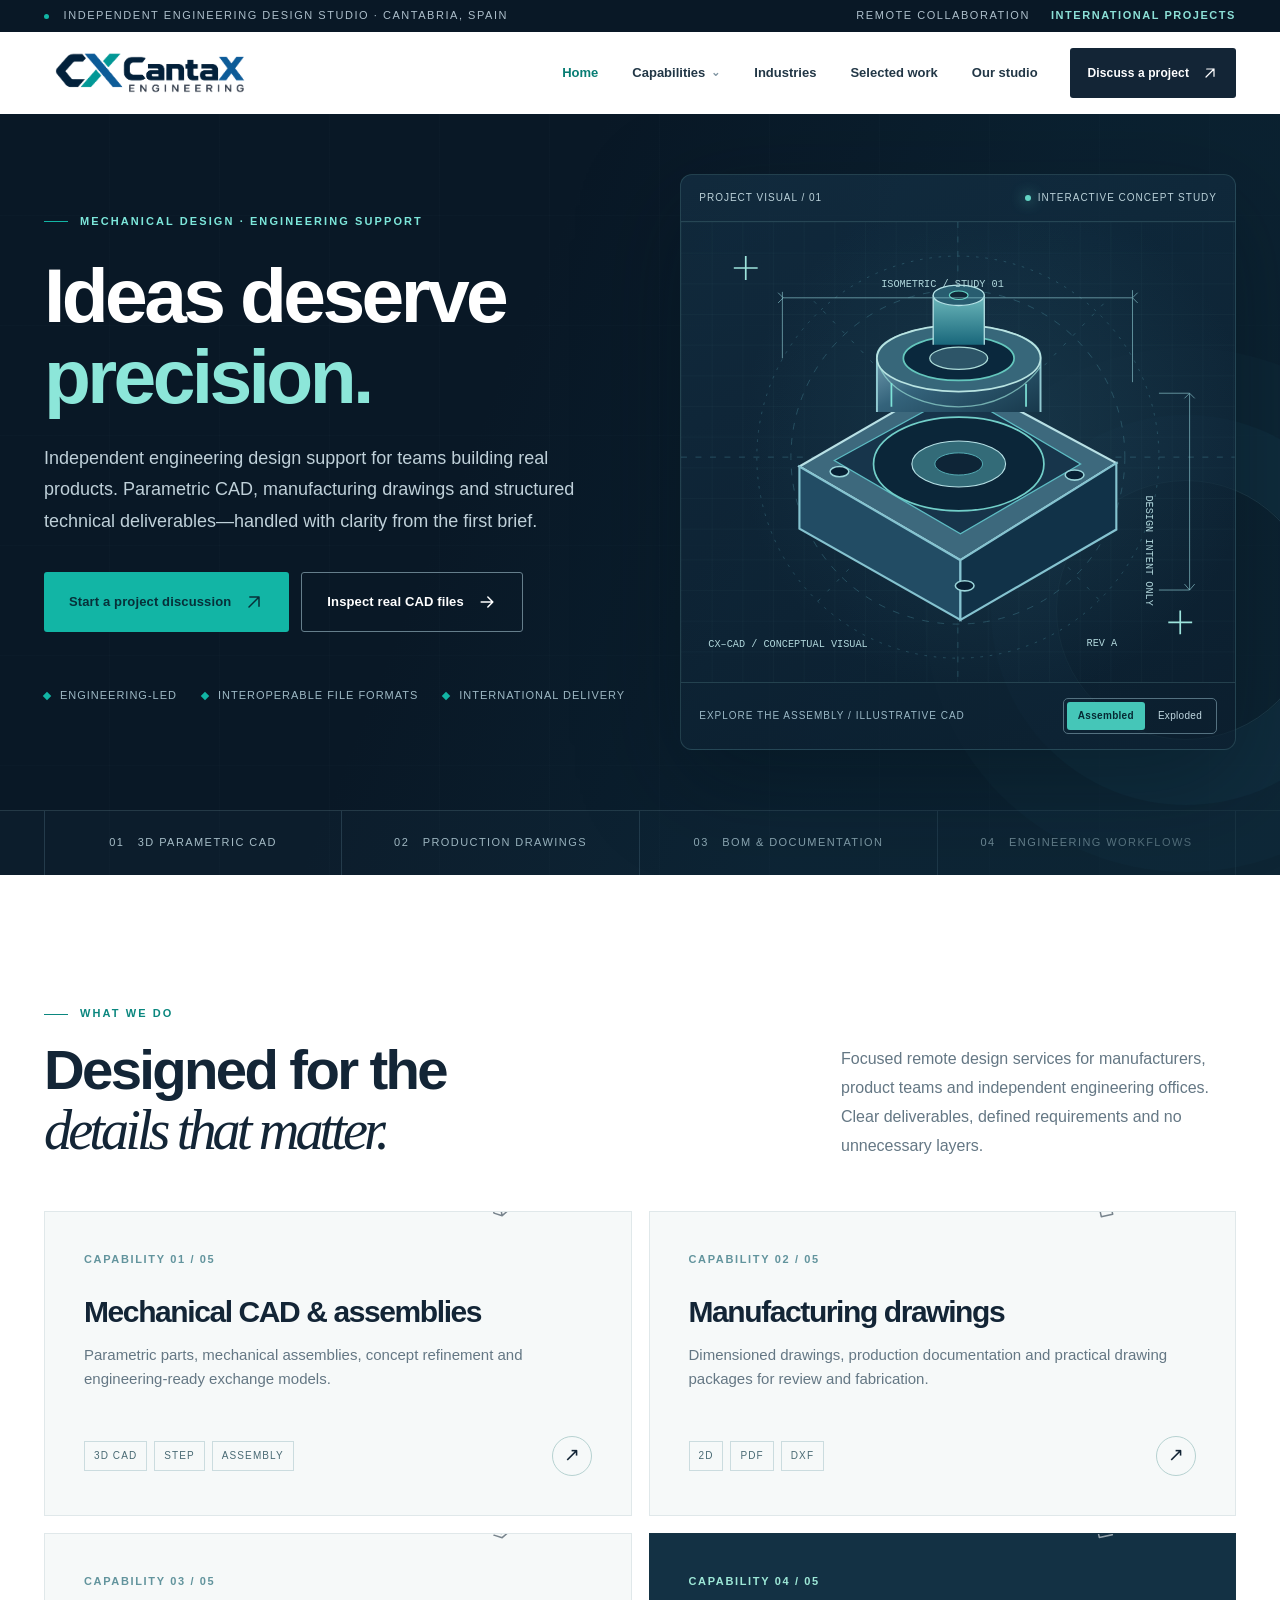
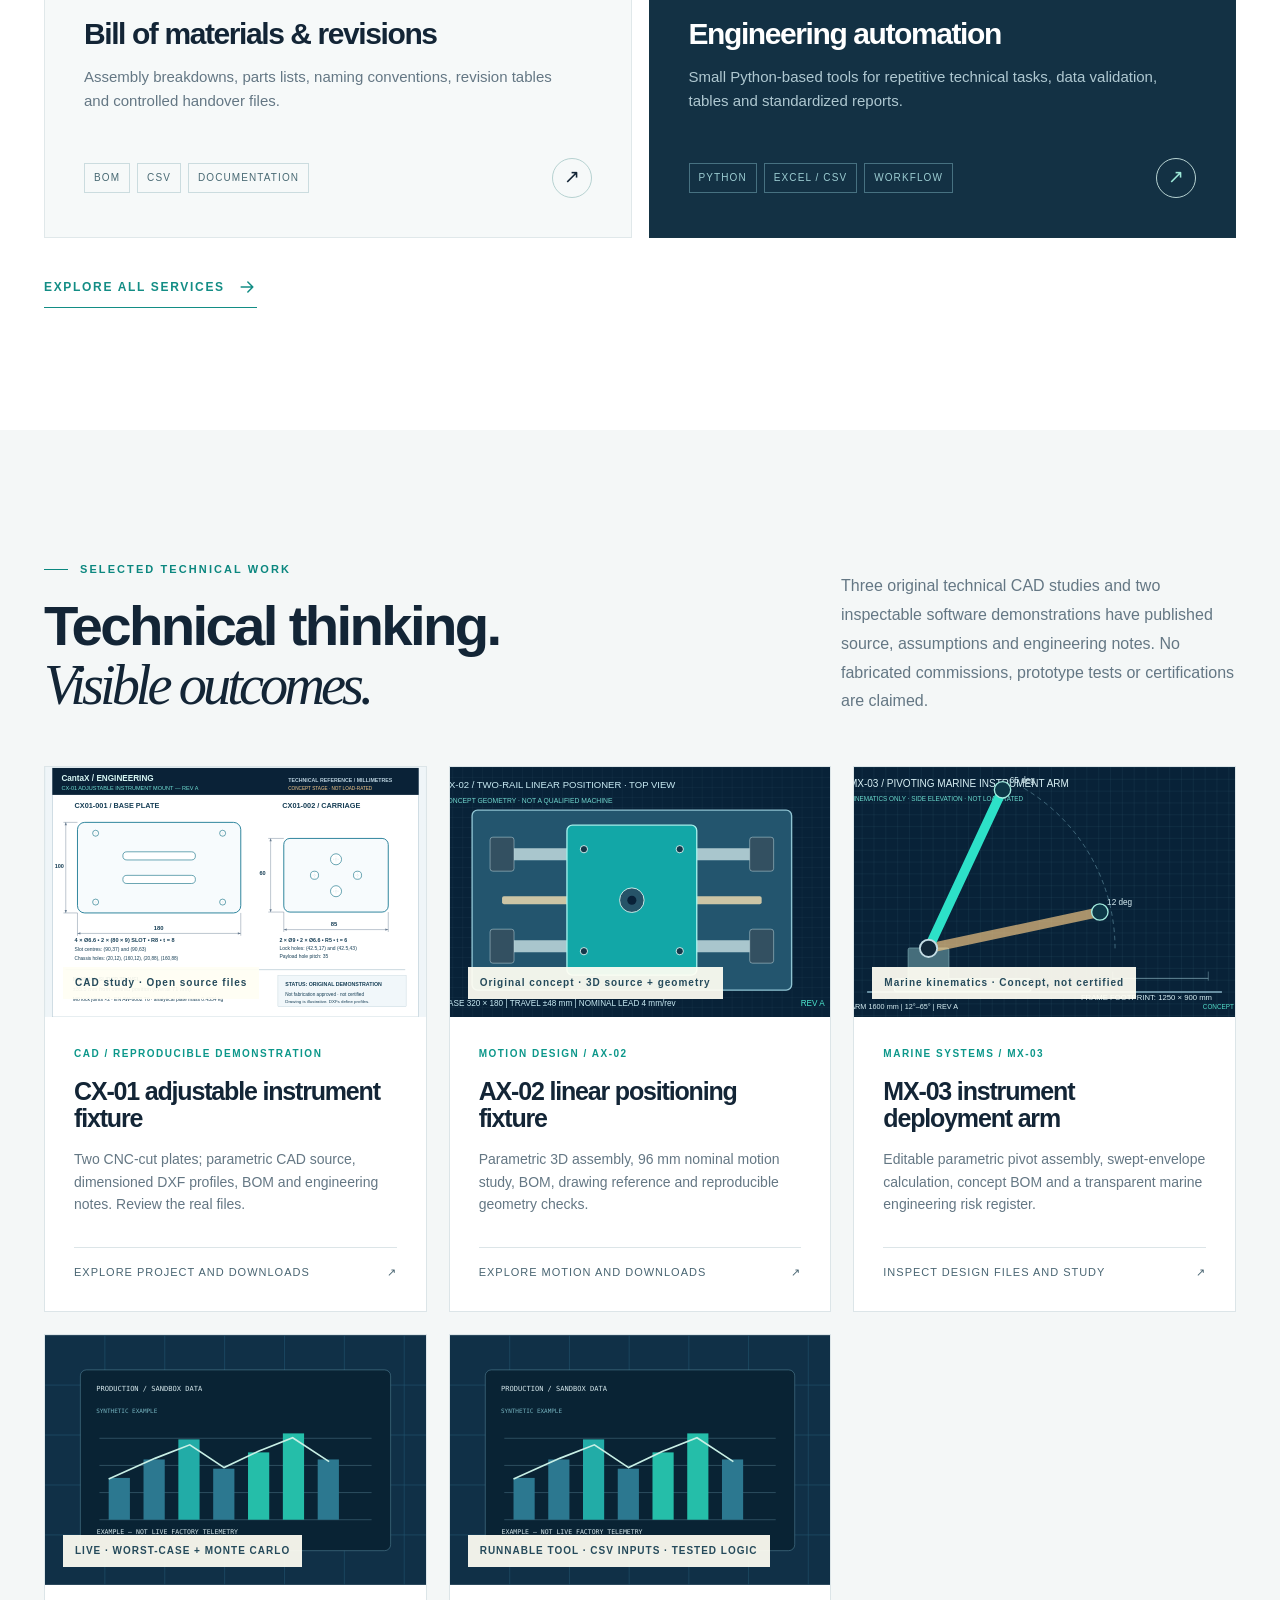
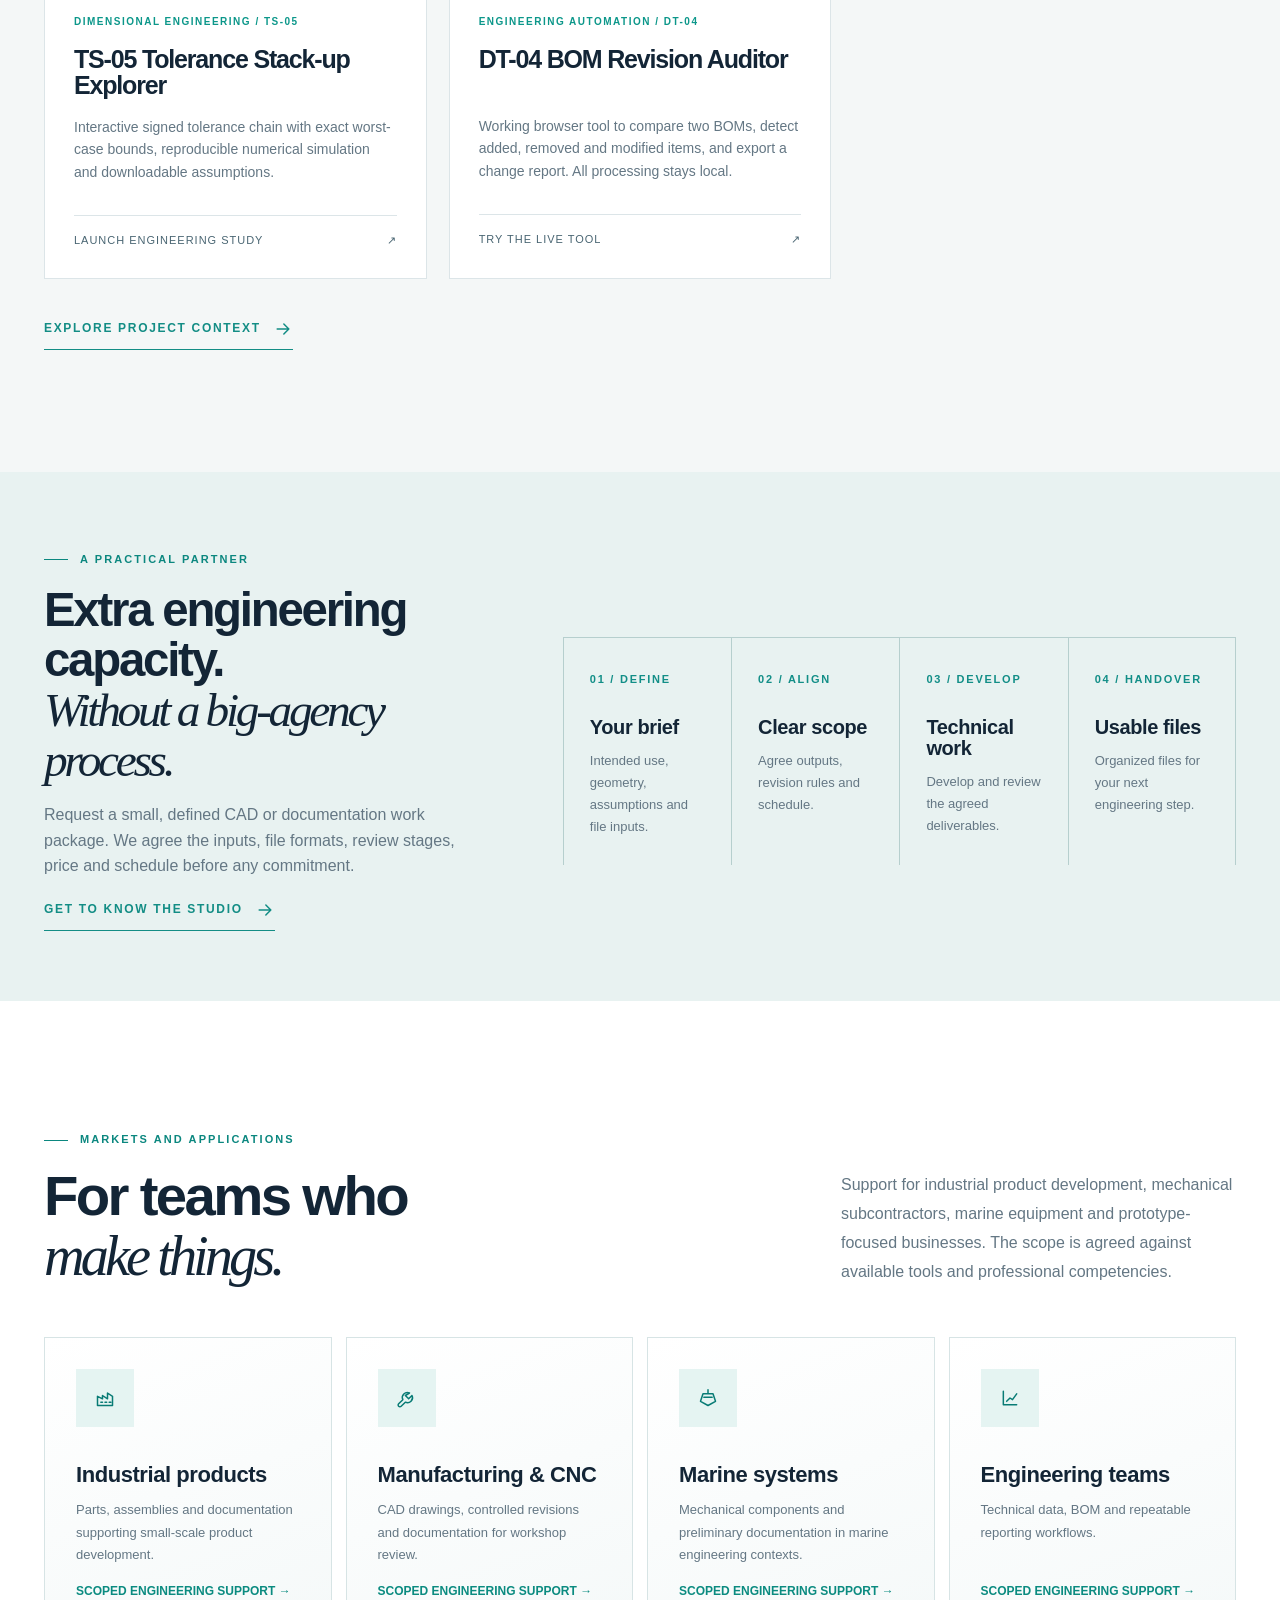
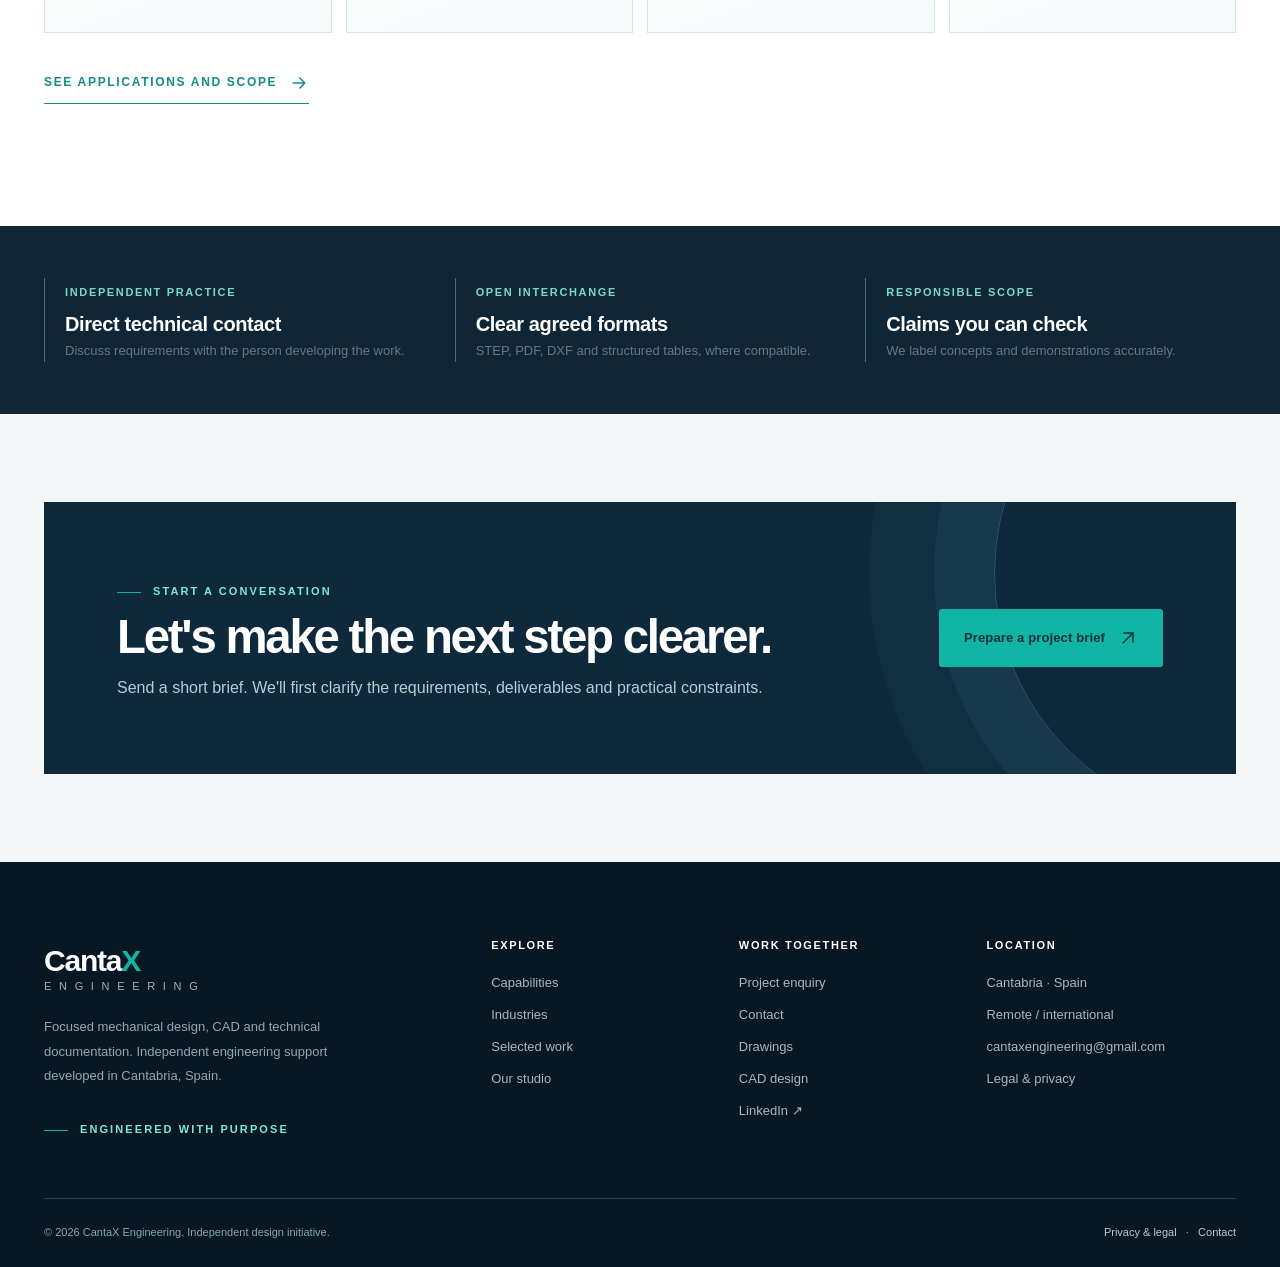
<file: index.html>
<!doctype html><html lang="en"><head><meta charset="UTF-8"><meta name="viewport" content="width=device-width,initial-scale=1"><meta name="theme-color" content="#091826"><meta name="description" content="Independent engineering design initiative: parametric mechanical CAD, manufacturing drawings, assemblies and technical documentation for international teams."><meta name="robots" content="index,follow"><meta property="og:type" content="website"><meta property="og:title" content="CantaX Engineering | Mechanical Design &amp; CAD Support"><meta property="og:description" content="Independent engineering design initiative: parametric mechanical CAD, manufacturing drawings, assemblies and technical documentation for international teams."><meta property="og:image" content="assets/social.jpg"><title>CantaX Engineering | Mechanical Design &amp; CAD Support</title><link rel="icon" href="assets/icon.png"><link rel="stylesheet" href="styles.css"><script src="site-config.js?v=20261020-contact2" defer></script><script src="site.js" defer></script></head><body><a href="#main" class="sr-only">Skip to content</a><div class="utility"><div class="container"><span><i class="utility-dot"></i> Independent engineering design studio · Cantabria, Spain</span><div class="utility-right"><span>Remote collaboration</span><strong>International projects</strong></div></div></div>
<header class="site-header"><div class="container navbar"><a class="brand" href="index.html" aria-label="CantaX Engineering home"><img src="assets/logo.png" width="214" height="72" alt="CantaX Engineering"></a>
<nav class="desktop-nav" aria-label="Main navigation"><a href="index.html" class="nav-link active">Home</a><div class="nav-entry"><a class="nav-link " href="services.html">Capabilities <span class="mini-chevron">⌄</span></a><div class="mega"><a href="services.html#cad">3D CAD modeling<small>Parametric parts and assemblies</small>↗</a><a href="services.html#drawings">Manufacturing drawings<small>Dimensions, details and revision control</small>↗</a><a href="services.html#bom">BOM & technical documentation<small>Clear manufacturing handover</small>↗</a><a href="services.html#conversion">CAD conversion and revisions<small>Open interchange files</small>↗</a><a href="services.html#automation">Engineering automation<small>Scripts, spreadsheets and data flows</small>↗</a></div></div><a href="industries.html" class="nav-link ">Industries</a><a href="work.html" class="nav-link ">Selected work</a><a href="studio.html" class="nav-link ">Our studio</a></nav>
<div class="header-actions"><a class="top-btn" href="brief.html">Discuss a project <span class="icon" aria-hidden="true"><svg width="16" height="16" viewBox="0 0 24 24" xmlns="http://www.w3.org/2000/svg"><path d="M6 18 18 6M7 6h11v11"/></svg></span></a><button type="button" class="mobile-toggle" data-mobile-toggle aria-expanded="false" aria-label="Toggle main menu" aria-controls="mobile-nav"><span class="icon" aria-hidden="true"><svg width="20" height="20" viewBox="0 0 24 24" xmlns="http://www.w3.org/2000/svg"><path d="M4 7h16M4 12h16M4 17h16"/></svg></span></button></div></div>
<nav class="mobile-nav" id="mobile-nav" aria-label="Mobile navigation"><a href="index.html">Home</a><a href="services.html">Capabilities & services</a><a class="subnav" href="services.html#cad">3D CAD modeling</a><a class="subnav" href="services.html#drawings">Manufacturing drawings</a><a class="subnav" href="services.html#bom">Technical documentation</a><a href="industries.html">Industries</a><a href="work.html">Selected work</a><a href="studio.html">Our studio</a><a href="brief.html">Discuss a project ↗</a><a href="contact.html">Contact</a></nav></header><main id="main"><section class="hero"><div class="container hero-main"><div class="hero-copy"><div class="eyebrow light">MECHANICAL DESIGN · ENGINEERING SUPPORT</div>
<h1>Ideas deserve<br><span class="accent">precision.</span></h1><p class="lead">Independent engineering design support for teams building real products. Parametric CAD, manufacturing drawings and structured technical deliverables—handled with clarity from the first brief.</p>
<div class="hero-actions"><a href="brief.html" class="btn btn-primary">Start a project discussion <span class="icon" aria-hidden="true"><svg width="20" height="20" viewBox="0 0 24 24" xmlns="http://www.w3.org/2000/svg"><path d="M6 18 18 6M7 6h11v11"/></svg></span></a><a href="work.html" class="btn btn-ghost">Inspect real CAD files <span class="icon" aria-hidden="true"><svg width="20" height="20" viewBox="0 0 24 24" xmlns="http://www.w3.org/2000/svg"><path d="M5 12h14m-6-6 6 6-6 6"/></svg></span></a></div>
<div class="hero-notes"><span><i></i>Engineering-led</span><span><i></i>Interoperable file formats</span><span><i></i>International delivery</span></div></div>
<div class="hero-visual"><div class="hero-marker"></div><div class="cad-viewer" data-assembly-viewer><div class="cad-toolbar"><span>PROJECT VISUAL / 01</span><span class="live">Interactive concept study</span></div><div class="cad-render"><svg viewBox="0 0 650 540" xmlns="http://www.w3.org/2000/svg" role="img" aria-label="Illustrative isometric mechanical assembly">
 <defs><linearGradient id="a" x1="0" x2="1" y1="0" y2="1"><stop stop-color="#92bccc"/><stop offset=".48" stop-color="#34637b"/><stop offset="1" stop-color="#17384b"/></linearGradient><linearGradient id="b" x1="0" x2="0" y1="0" y2="1"><stop stop-color="#7dc8c8"/><stop offset="1" stop-color="#19677b"/></linearGradient><pattern id="g" width="36" height="36" patternUnits="userSpaceOnUse"><path d="M36 0H0V36" fill="none" stroke="#86b3c2" stroke-opacity=".075"/></pattern></defs>
 <rect width="650" height="540" fill="url(#g)"/><g stroke="#4d91a2" stroke-width="1" opacity=".43" fill="none"><circle cx="325" cy="276" r="196" stroke-dasharray="8 10"/><circle cx="325" cy="276" r="236" stroke-dasharray="3 8"/><path d="M0 276H650M325 0V540" stroke-dasharray="7 10"/><path d="M156 93 497 450M496 96 158 448" stroke-dasharray="4 12"/></g>
 <g class="assembly-parts lower-part">
 <path d="M139 287 322 181 511 283 328 397Z" fill="#3d697d" stroke="#b8e0e5" stroke-width="2.5"/><path d="M139 287v73l189 107v-70Z" fill="#224c64" stroke="#85c3d0" stroke-width="2.5"/><path d="M328 397v70l183-106v-78Z" fill="#113248" stroke="#85c3d0" stroke-width="2.5"/>
 <path d="M180 280 326 200 469 284 328 366Z" fill="#17354b" stroke="#5dbcc3" stroke-width="1.5"/>
 <ellipse cx="326" cy="284" rx="100" ry="55" fill="#0b2639" stroke="#72cfc9" stroke-width="2"/><ellipse cx="326" cy="284" rx="55" ry="27" fill="#336b78" stroke="#b5dfe4" stroke-width="1.3"/><ellipse cx="326" cy="284" rx="28" ry="13" fill="#0e2537" stroke="#5dbcc3"/>
 <g fill="#071f33" stroke="#9bd5da" stroke-width="1.8"><ellipse cx="186" cy="293" rx="11" ry="6"/><ellipse cx="462" cy="297" rx="11" ry="6"/><ellipse cx="333" cy="427" rx="11" ry="6"/></g>
 </g>
 <g class="assembly-parts upper-part">
 <path d="M230 223v-64c0-21 42-37 96-37s96 16 96 37v64" fill="url(#a)" stroke="#91c9d1" stroke-width="2.3"/><ellipse cx="326" cy="160" rx="96" ry="39" fill="#37677a" stroke="#b9e4e2" stroke-width="2"/><ellipse cx="326" cy="160" rx="65" ry="26" fill="#0a283d" stroke="#64c7bd" stroke-width="2"/><ellipse cx="326" cy="160" rx="34" ry="13" fill="#2d5568" stroke="#acdcd9" stroke-width="1.5"/>
 <path d="M233 170c15 34 60 47 93 47 39 0 74-17 96-47" fill="none" stroke="#9de3da" stroke-opacity=".65" stroke-width="1.5"/><path d="M247 189v28M405 190v27" stroke="#7ee3d8" stroke-width="2"/>
 </g>
 <g class="assembly-parts shaft-part"><path d="M296 144V87c0-5 13-12 30-12s30 7 30 12v57" fill="url(#b)" stroke="#b5e2e6" stroke-width="1.5"/><ellipse cx="326" cy="86" rx="30" ry="12" fill="#285d70" stroke="#b5e2e6" stroke-width="1.5"/><ellipse cx="326" cy="86" rx="11" ry="5" fill="#102838" stroke="#65d6c7" stroke-width="1.4"/></g>
 <g stroke="#8bc6ce" stroke-width="1" opacity=".76" fill="none"><path d="M119 160V82M530 188V80M120 89h410M114 83l6 6-6 6M536 83l-6 6 6 6"/><path d="M561 201h36v231h-36M591 207l6-6 6 6M591 425l6 7 6-7"/></g>
 <g font-family="Consolas,monospace" font-size="12" fill="#b0d6db"><text x="235" y="76">ISOMETRIC / STUDY 01</text><text x="546" y="321" transform="rotate(90 546 321)">DESIGN INTENT ONLY</text><text x="32" y="499">CX–CAD / CONCEPTUAL VISUAL</text><text x="476" y="498">REV A</text></g><g stroke="#9de4dc" stroke-width="2"><path d="M62 54h28M76 40v28M572 470h28M586 456v28"/></g>
</svg>
</div><div class="cad-foot"><span>Explore the assembly / illustrative CAD</span><div class="segment" aria-label="Assembly view"><button type="button" data-view="assembled" aria-pressed="true">Assembled</button><button type="button" data-view="exploded" aria-pressed="false">Exploded</button></div></div></div></div></div>
<div class="hero-strip"><div class="container"><span>01 &nbsp; 3D Parametric CAD</span><span>02 &nbsp; Production Drawings</span><span>03 &nbsp; BOM & Documentation</span><span>04 &nbsp; Engineering Workflows</span></div></div></section>
<section class="section white"><div class="container"><div class="section-head"><div><span class="section-label">What we do</span><h2>Designed for the<br><span class="serif">details that matter.</span></h2></div><p>Focused remote design services for manufacturers, product teams and independent engineering offices. Clear deliverables, defined requirements and no unnecessary layers.</p></div>
<div class="services-grid">
<a class="service-card" href="services.html#cad"><span class="abstract-art"><span class="icon" aria-hidden="true"><svg width="20" height="20" viewBox="0 0 24 24" xmlns="http://www.w3.org/2000/svg"><path d="m12 2 9 5-9 5-9-5 9-5ZM3 7v10l9 5 9-5V7M12 12v10"/></svg></span></span><span class="number">CAPABILITY 01 / 05</span><h3>Mechanical CAD & assemblies</h3><p>Parametric parts, mechanical assemblies, concept refinement and engineering-ready exchange models.</p><div class="card-bottom"><div class="tags"><span class="tag">3D CAD</span><span class="tag">STEP</span><span class="tag">Assembly</span></div><span class="card-arrow">↗</span></div></a>
<a class="service-card" href="services.html#drawings"><span class="abstract-art"><span class="icon" aria-hidden="true"><svg width="20" height="20" viewBox="0 0 24 24" xmlns="http://www.w3.org/2000/svg"><path d="M6 2h9l5 5v15H6zM15 2v5h5M9 12h7M9 16h7"/></svg></span></span><span class="number">CAPABILITY 02 / 05</span><h3>Manufacturing drawings</h3><p>Dimensioned drawings, production documentation and practical drawing packages for review and fabrication.</p><div class="card-bottom"><div class="tags"><span class="tag">2D</span><span class="tag">PDF</span><span class="tag">DXF</span></div><span class="card-arrow">↗</span></div></a>
<a class="service-card" href="services.html#bom"><span class="abstract-art"><span class="icon" aria-hidden="true"><svg width="20" height="20" viewBox="0 0 24 24" xmlns="http://www.w3.org/2000/svg"><path d="m12 2 9 5-9 5-9-5 9-5Zm-9 10 9 5 9-5M3 17l9 5 9-5"/></svg></span></span><span class="number">CAPABILITY 03 / 05</span><h3>Bill of materials & revisions</h3><p>Assembly breakdowns, parts lists, naming conventions, revision tables and controlled handover files.</p><div class="card-bottom"><div class="tags"><span class="tag">BOM</span><span class="tag">CSV</span><span class="tag">Documentation</span></div><span class="card-arrow">↗</span></div></a>
<a class="service-card is-dark" href="services.html#automation"><span class="abstract-art"><span class="icon" aria-hidden="true"><svg width="20" height="20" viewBox="0 0 24 24" xmlns="http://www.w3.org/2000/svg"><path d="M4 20V4M4 20h16M8 16l4-4 3 2 5-7"/></svg></span></span><span class="number">CAPABILITY 04 / 05</span><h3>Engineering automation</h3><p>Small Python-based tools for repetitive technical tasks, data validation, tables and standardized reports.</p><div class="card-bottom"><div class="tags"><span class="tag">Python</span><span class="tag">Excel / CSV</span><span class="tag">Workflow</span></div><span class="card-arrow">↗</span></div></a></div><div class="space-top"><a class="inline-link" href="services.html">Explore all services <span class="icon" aria-hidden="true"><svg width="20" height="20" viewBox="0 0 24 24" xmlns="http://www.w3.org/2000/svg"><path d="M5 12h14m-6-6 6 6-6 6"/></svg></span></a></div></div></section>
<section class="section soft"><div class="container"><div class="section-head"><div><span class="section-label">Selected technical work</span><h2>Technical thinking.<br><span class="serif">Visible outcomes.</span></h2></div><p>Three original technical CAD studies and two inspectable software demonstrations have published source, assumptions and engineering notes. No fabricated commissions, prototype tests or certifications are claimed.</p></div>
<div class="case-grid">
<article class="case-card" data-category="cad"><a href="cx01.html" aria-label="Open CX-01 adjustable instrument fixture"><div class="case-image"><img src="projects/cx-01/CX01_engineering_drawing.svg" alt="DXF-based engineering drawing for CX-01 parametric fixture" loading="lazy" style="height:100%;width:100%;object-fit:cover"><span class="case-stamp">CAD study · Open source files</span></div><div class="case-body"><div class="case-category">CAD / REPRODUCIBLE DEMONSTRATION</div><h3>CX-01 adjustable instrument fixture</h3><p>Two CNC-cut plates; parametric CAD source, dimensioned DXF profiles, BOM and engineering notes. Review the real files.</p><div class="case-link"><span>Explore project and downloads</span><span>↗</span></div></div></a></article>
<article class="case-card" data-category="cad"><a href="ax02.html" aria-label="Explore AX-02 linear positioning stage design study"><div class="case-image"><img src="projects/ax-02/AX02_layout.svg" alt="Original two-rail lead-screw fixture geometry diagram" loading="lazy" style="height:100%;width:100%;object-fit:cover"><span class="case-stamp">Original concept · 3D source + geometry</span></div><div class="case-body"><div class="case-category">MOTION DESIGN / AX-02</div><h3>AX-02 linear positioning fixture</h3><p>Parametric 3D assembly, 96 mm nominal motion study, BOM, drawing reference and reproducible geometry checks.</p><div class="case-link"><span>Explore motion and downloads</span><span>↗</span></div></div></a></article>
<article class="case-card" data-category="maritime"><a href="mx03.html" aria-label="Explore MX-03 marine pivot arm concept study"><div class="case-image"><img src="projects/mx-03/MX03_kinematics.svg" alt="Pivoting marine instrument arm geometric sweep study" loading="lazy" style="height:100%;width:100%;object-fit:cover"><span class="case-stamp">Marine kinematics · Concept, not certified</span></div><div class="case-body"><div class="case-category">MARINE SYSTEMS / MX-03</div><h3>MX-03 instrument deployment arm</h3><p>Editable parametric pivot assembly, swept-envelope calculation, concept BOM and a transparent marine engineering risk register.</p><div class="case-link"><span>Inspect design files and study</span><span>↗</span></div></div></a></article>
<article class="case-card" data-category="automation cad"><a href="ts05.html" aria-label="Try TS-05 tolerance stack-up simulation"><div class="case-image"><img src="assets/case-data.svg" alt="Engineering tolerance stack-up illustration" loading="lazy" style="height:100%;width:100%;object-fit:cover"><span class="case-stamp">LIVE · WORST-CASE + MONTE CARLO</span></div><div class="case-body"><div class="case-category">DIMENSIONAL ENGINEERING / TS-05</div><h3>TS-05 Tolerance Stack-up Explorer</h3><p>Interactive signed tolerance chain with exact worst-case bounds, reproducible numerical simulation and downloadable assumptions.</p><div class="case-link"><span>Launch engineering study</span><span>↗</span></div></div></a></article>
<article class="case-card" data-category="automation"><a href="bom-tool.html" aria-label="Try DT-04 functional BOM revision audit tool"><div class="case-image"><img src="assets/case-data.svg" alt="Technical data processing and BOM revision comparison tool" loading="lazy" style="height:100%;width:100%;object-fit:cover"><span class="case-stamp">RUNNABLE TOOL · CSV INPUTS · TESTED LOGIC</span></div><div class="case-body"><div class="case-category">ENGINEERING AUTOMATION / DT-04</div><h3>DT-04 BOM Revision Auditor</h3><p>Working browser tool to compare two BOMs, detect added, removed and modified items, and export a change report. All processing stays local.</p><div class="case-link"><span>Try the live tool</span><span>↗</span></div></div></a></article></div><div class="space-top"><a href="work.html" class="inline-link">Explore project context <span class="icon" aria-hidden="true"><svg width="20" height="20" viewBox="0 0 24 24" xmlns="http://www.w3.org/2000/svg"><path d="M5 12h14m-6-6 6 6-6 6"/></svg></span></a></div></div></section>
<section class="feature-band"><div class="container feature-layout"><div><span class="section-label">A practical partner</span><h2>Extra engineering capacity.<br><span class="serif">Without a big-agency process.</span></h2><p>Request a small, defined CAD or documentation work package. We agree the inputs, file formats, review stages, price and schedule before any commitment.</p><a href="studio.html" class="inline-link">Get to know the studio <span class="icon" aria-hidden="true"><svg width="20" height="20" viewBox="0 0 24 24" xmlns="http://www.w3.org/2000/svg"><path d="M5 12h14m-6-6 6 6-6 6"/></svg></span></a></div><div class="process-list"><article><b>01 / DEFINE</b><h3>Your brief</h3><p>Intended use, geometry, assumptions and file inputs.</p></article><article><b>02 / ALIGN</b><h3>Clear scope</h3><p>Agree outputs, revision rules and schedule.</p></article><article><b>03 / DEVELOP</b><h3>Technical work</h3><p>Develop and review the agreed deliverables.</p></article><article><b>04 / HANDOVER</b><h3>Usable files</h3><p>Organized files for your next engineering step.</p></article></div></div></section>
<section class="section white"><div class="container"><div class="section-head"><div><span class="section-label">Markets and applications</span><h2>For teams who<br><span class="serif">make things.</span></h2></div><p>Support for industrial product development, mechanical subcontractors, marine equipment and prototype-focused businesses. The scope is agreed against available tools and professional competencies.</p></div><div class="sector-grid"><article class="sector"><div class="glyph"><span class="icon" aria-hidden="true"><svg width="20" height="20" viewBox="0 0 24 24" xmlns="http://www.w3.org/2000/svg"><path d="M3 21V10l6 3V9l6 4V6l6 4v11zM7 17h2m3 0h2m3 0h2"/></svg></span></div><h3>Industrial products</h3><p>Parts, assemblies and documentation supporting small-scale product development.</p><span class="small-link">SCOPED ENGINEERING SUPPORT →</span></article><article class="sector"><div class="glyph"><span class="icon" aria-hidden="true"><svg width="20" height="20" viewBox="0 0 24 24" xmlns="http://www.w3.org/2000/svg"><path d="M15 6a6 6 0 0 0-8 8l-5 5a2 2 0 0 0 3 3l5-5a6 6 0 0 0 8-8l-4 4-4-4z"/></svg></span></div><h3>Manufacturing & CNC</h3><p>CAD drawings, controlled revisions and documentation for workshop review.</p><span class="small-link">SCOPED ENGINEERING SUPPORT →</span></article><article class="sector"><div class="glyph"><span class="icon" aria-hidden="true"><svg width="20" height="20" viewBox="0 0 24 24" xmlns="http://www.w3.org/2000/svg"><path d="m3 16 9 5 9-5-3-9H6zM12 2v5M7 11h10"/></svg></span></div><h3>Marine systems</h3><p>Mechanical components and preliminary documentation in marine engineering contexts.</p><span class="small-link">SCOPED ENGINEERING SUPPORT →</span></article><article class="sector"><div class="glyph"><span class="icon" aria-hidden="true"><svg width="20" height="20" viewBox="0 0 24 24" xmlns="http://www.w3.org/2000/svg"><path d="M4 20V4M4 20h16M8 16l4-4 3 2 5-7"/></svg></span></div><h3>Engineering teams</h3><p>Technical data, BOM and repeatable reporting workflows.</p><span class="small-link">SCOPED ENGINEERING SUPPORT →</span></article></div>
<div class="space-top"><a href="industries.html" class="inline-link">See applications and scope <span class="icon" aria-hidden="true"><svg width="20" height="20" viewBox="0 0 24 24" xmlns="http://www.w3.org/2000/svg"><path d="M5 12h14m-6-6 6 6-6 6"/></svg></span></a></div></div></section>
<section class="signal-strip"><div class="container signals"><article><b>Independent practice</b><h3>Direct technical contact</h3><p>Discuss requirements with the person developing the work.</p></article><article><b>Open interchange</b><h3>Clear agreed formats</h3><p>STEP, PDF, DXF and structured tables, where compatible.</p></article><article><b>Responsible scope</b><h3>Claims you can check</h3><p>We label concepts and demonstrations accurately.</p></article></div></section><section class="section-small soft"><div class="container"><div class="cta-panel"><div class="cta-content"><div><span class="eyebrow light">START A CONVERSATION</span><h2>Let's make the next step clearer.</h2><p>Send a short brief. We'll first clarify the requirements, deliverables and practical constraints.</p></div><a href="brief.html" class="btn btn-primary">Prepare a project brief <span class="icon" aria-hidden="true"><svg width="17" height="17" viewBox="0 0 24 24" xmlns="http://www.w3.org/2000/svg"><path d="M6 18 18 6M7 6h11v11"/></svg></span></a></div></div></div></section></main><footer class="site-footer"><div class="container footer-grid">
<div><a class="footer-brand" href="index.html">Canta<b>X</b><small>E N G I N E E R I N G</small></a><p class="footer-intro">Focused mechanical design, CAD and technical documentation. Independent engineering support developed in Cantabria, Spain.</p><span class="eyebrow light">Engineered with purpose</span></div>
<div class="footer-col"><h4>Explore</h4><a href="services.html">Capabilities</a><a href="industries.html">Industries</a><a href="work.html">Selected work</a><a href="studio.html">Our studio</a></div>
<div class="footer-col"><h4>Work together</h4><a href="brief.html">Project enquiry</a><a href="contact.html">Contact</a><a href="services.html#drawings">Drawings</a><a href="services.html#cad">CAD design</a></div>
<div class="footer-col"><h4>Location</h4><span>Cantabria · Spain</span><span>Remote / international</span><span data-contact-availability>Contact address pending</span><a href="legal.html">Legal & privacy</a></div></div>
<div class="container footer-bottom"><span>© <span data-year>2026</span> CantaX Engineering. Independent design initiative.</span><span><a href="legal.html">Privacy & legal</a> &nbsp; · &nbsp; <a href="contact.html">Contact</a></span></div></footer></body></html>
</file>
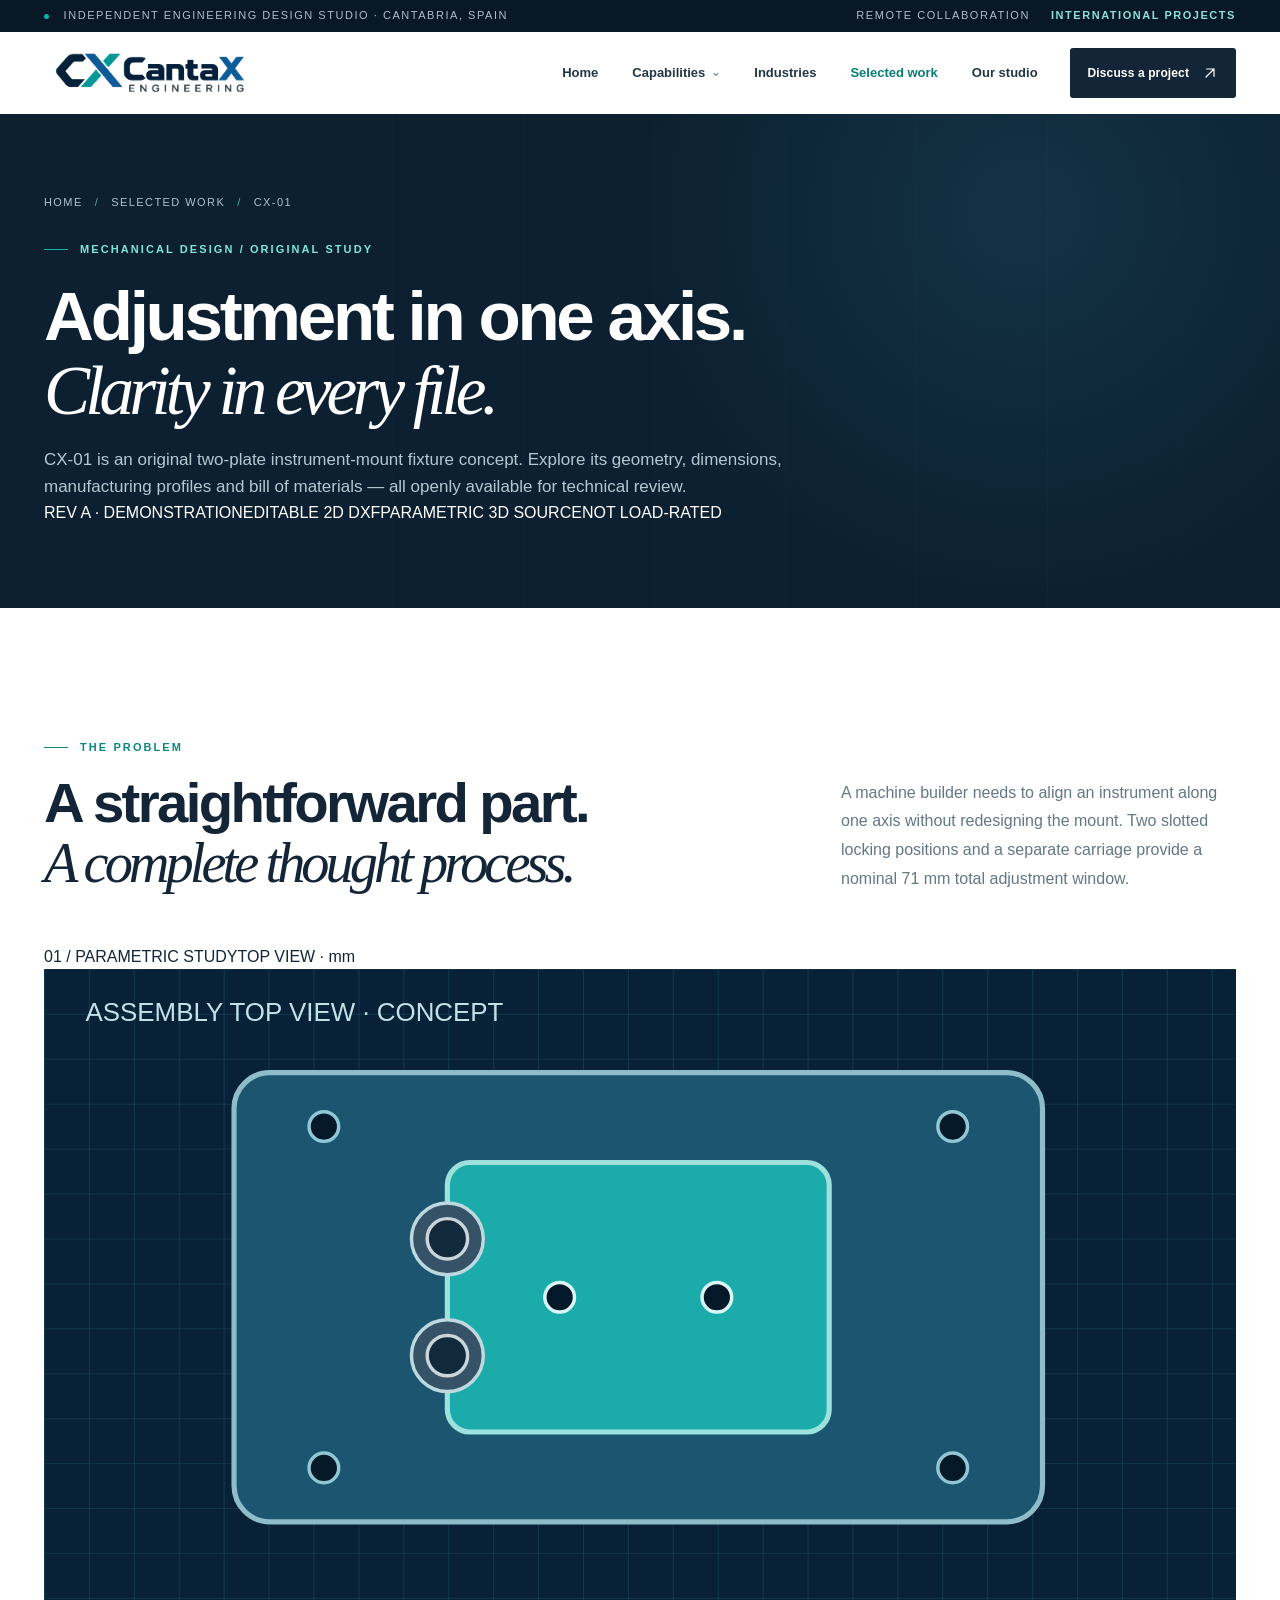
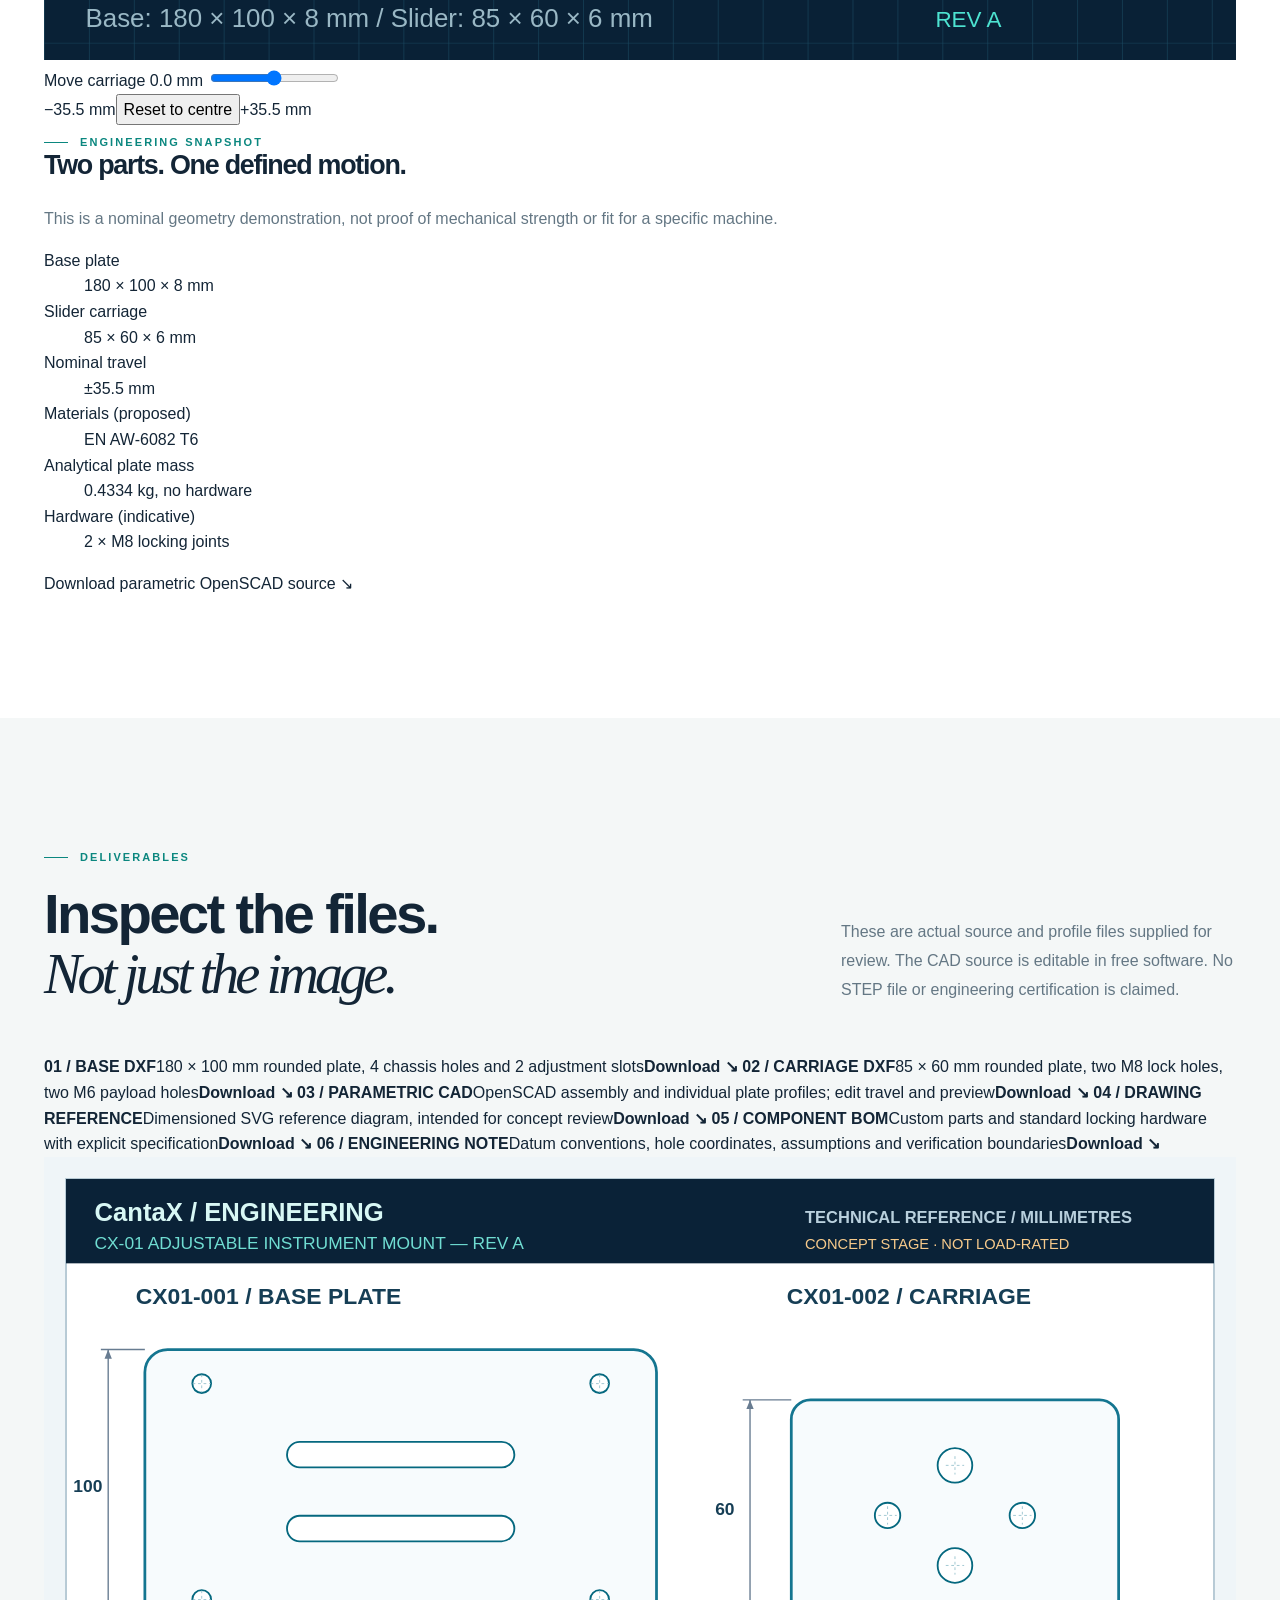
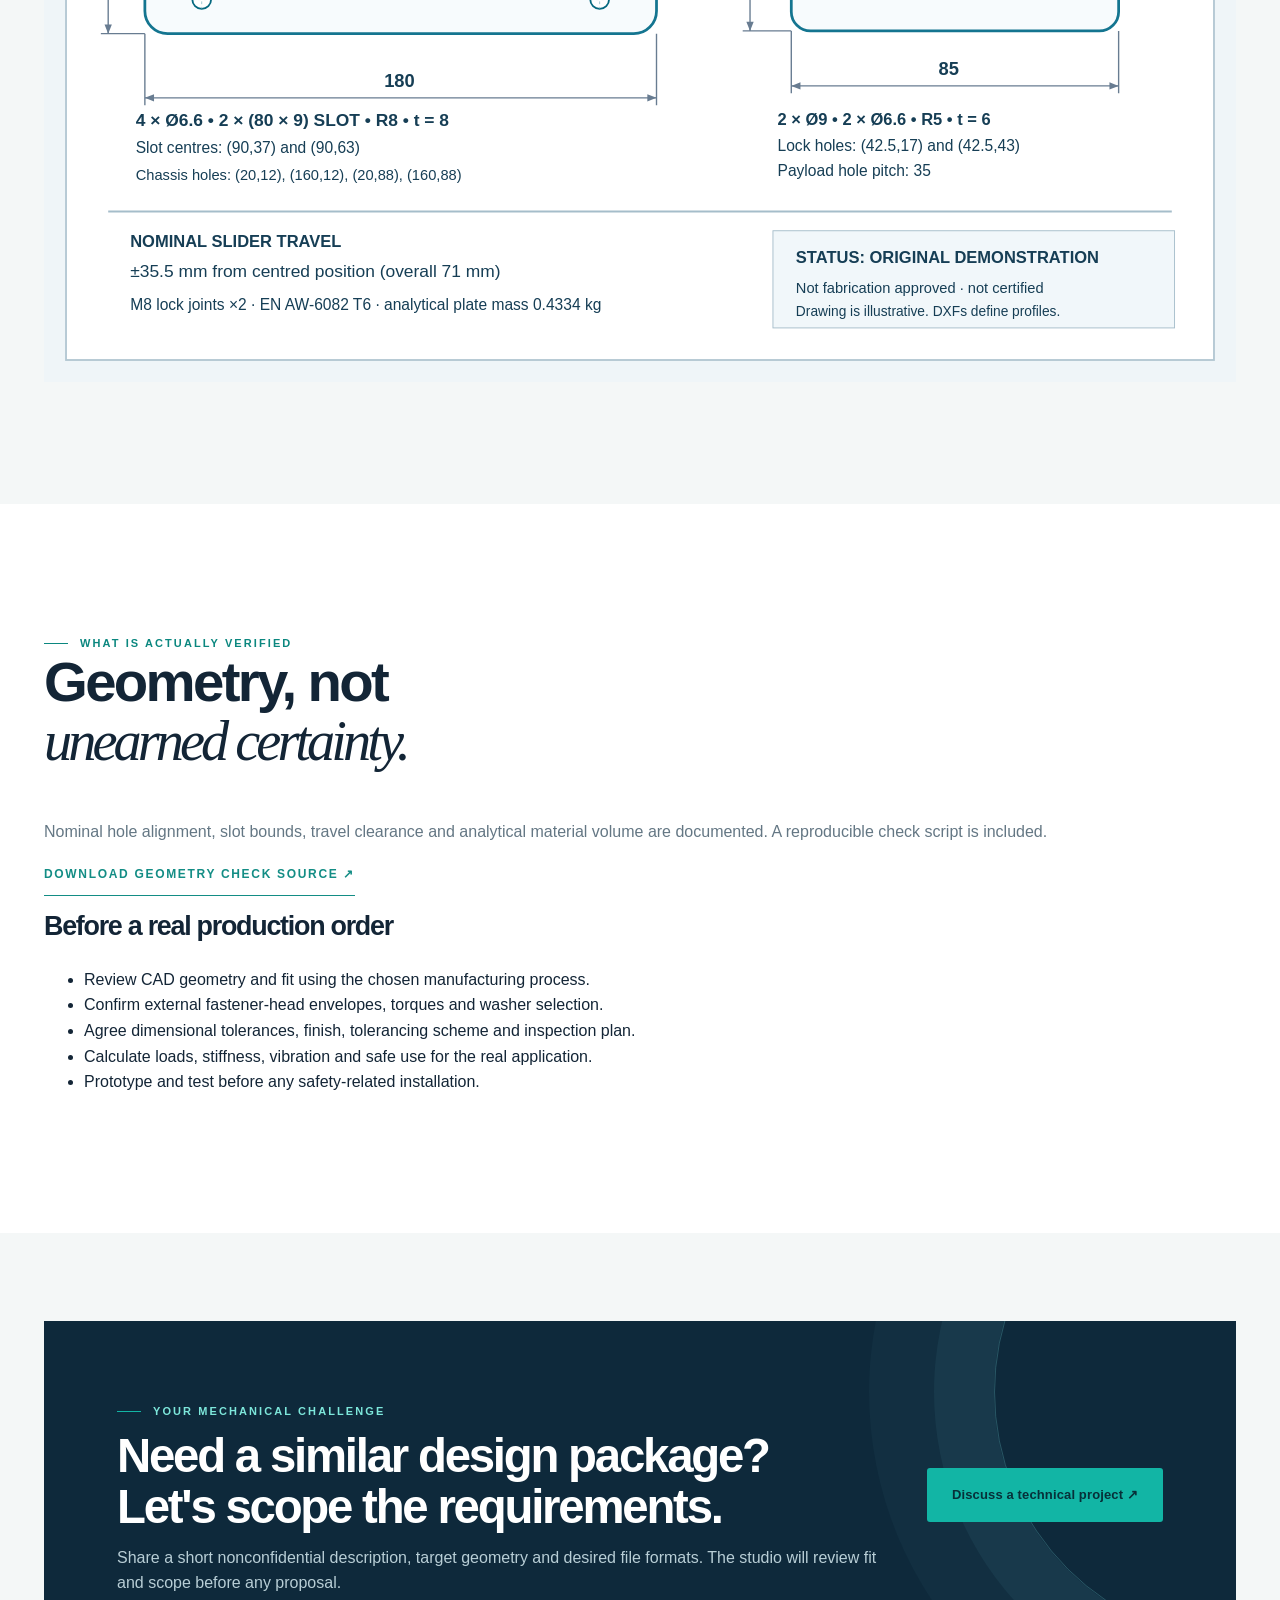
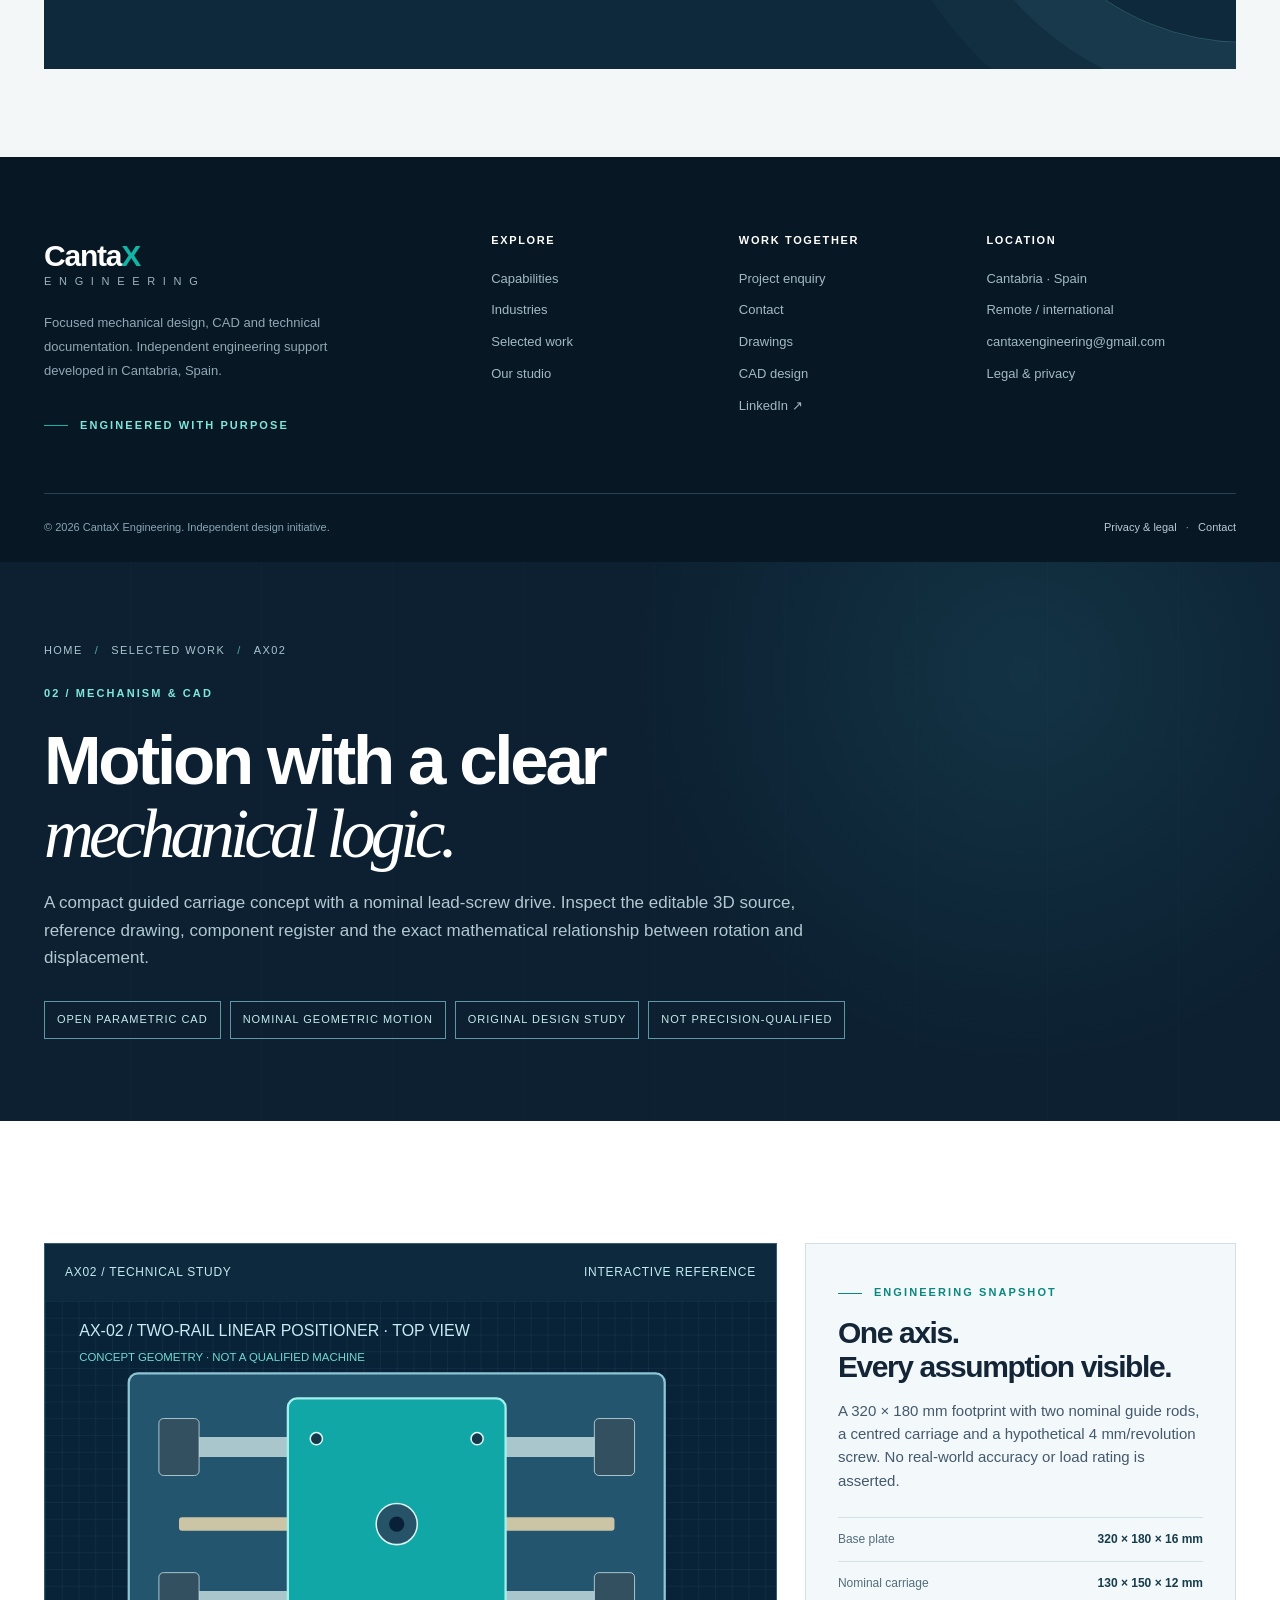
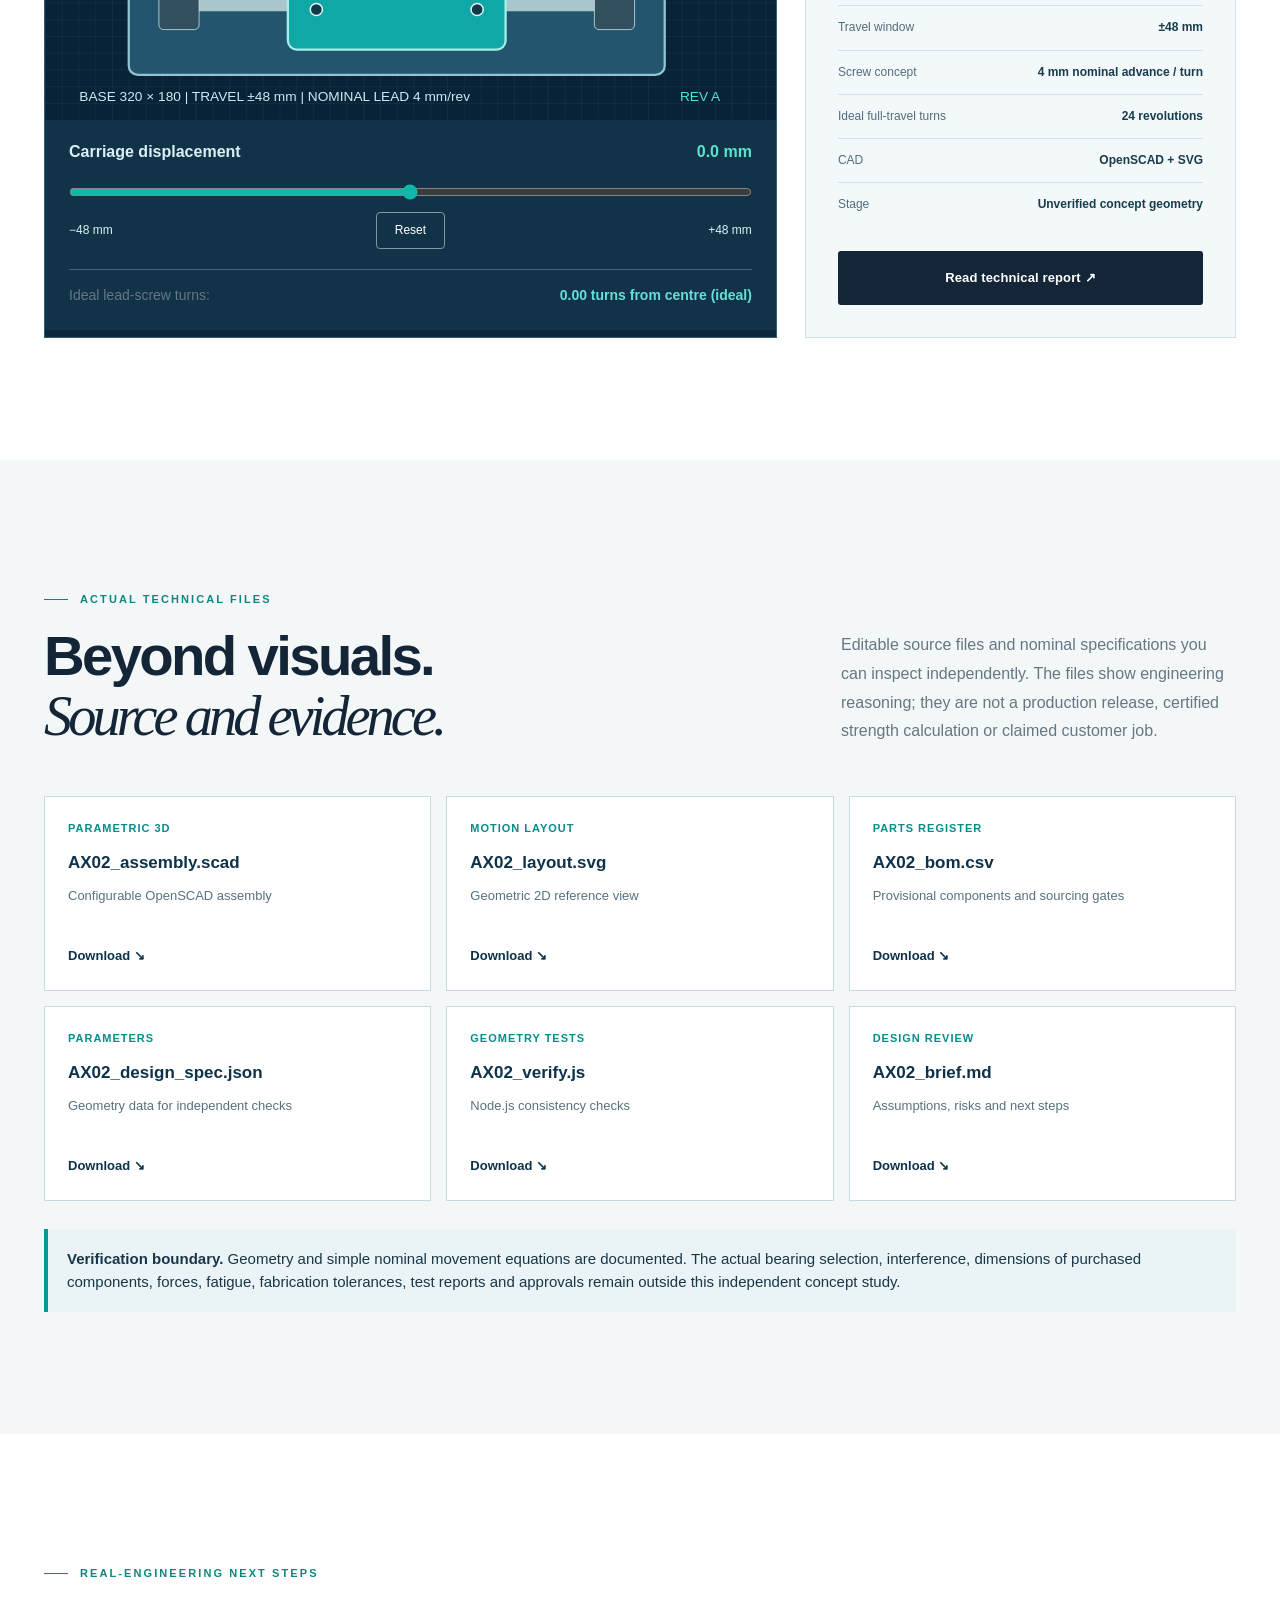
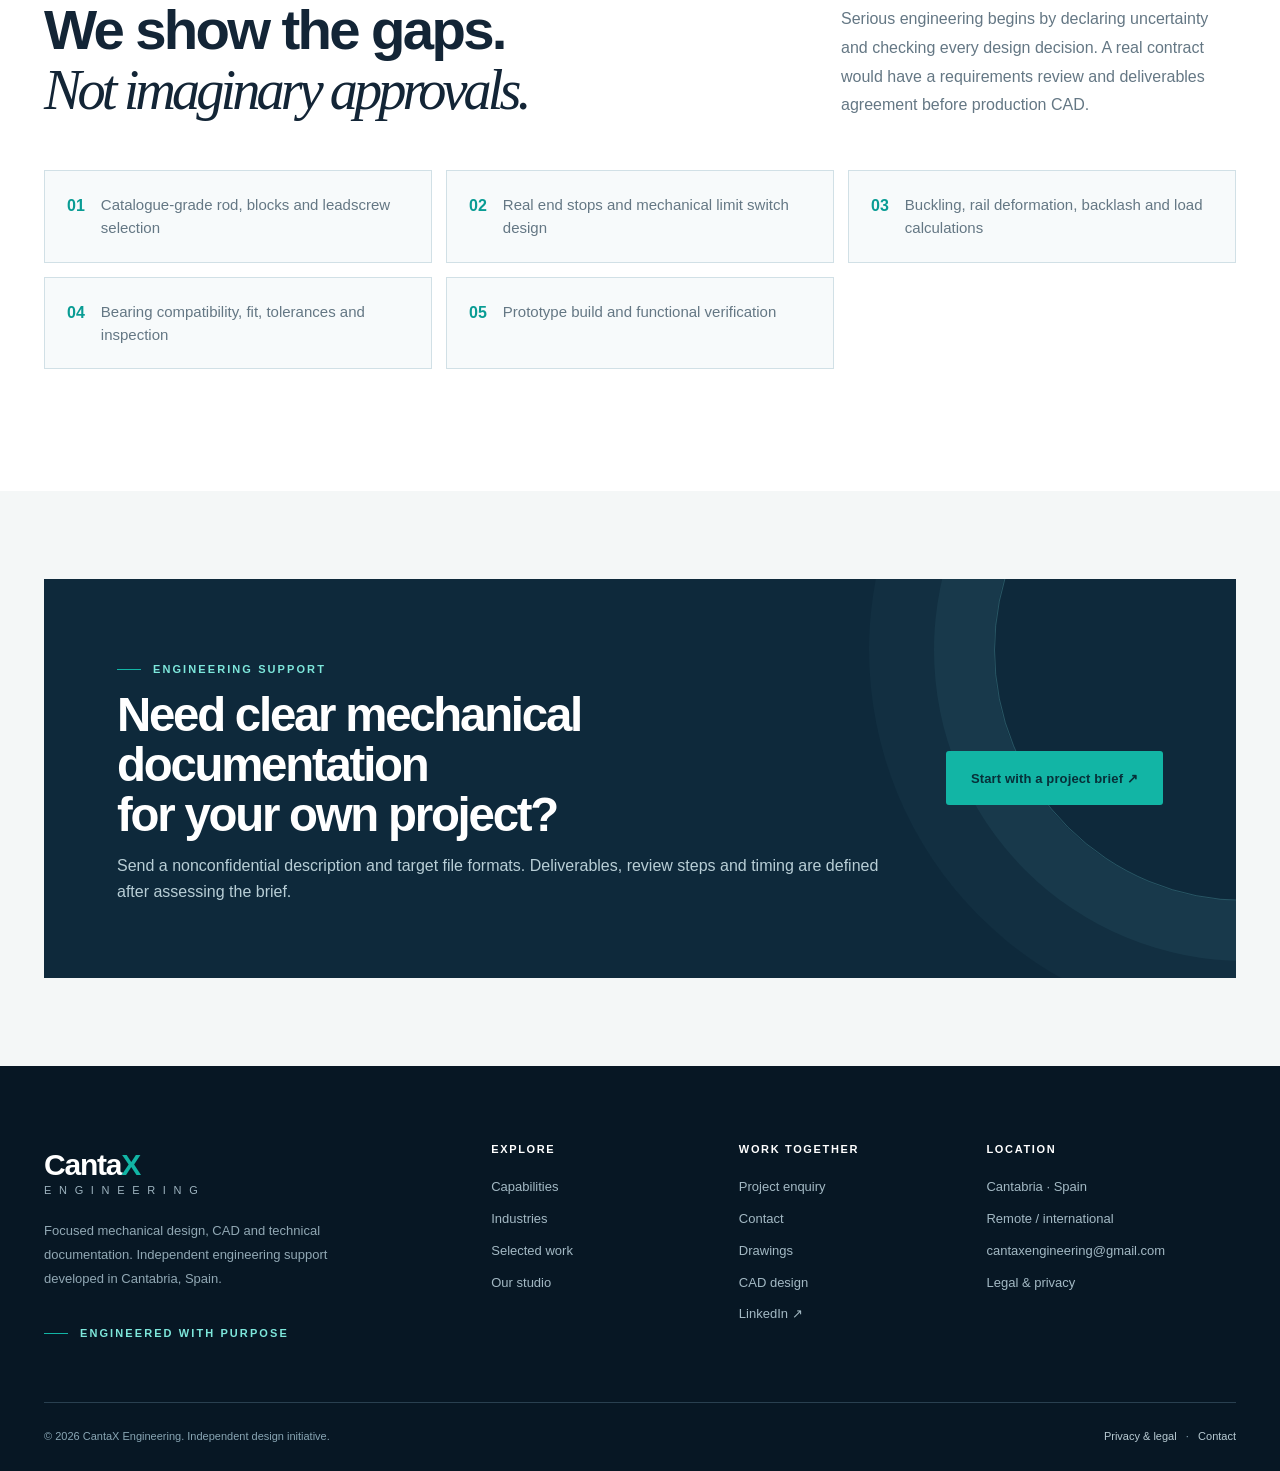
<file: ax02.html>
<!doctype html><html lang="en"><head><meta charset="UTF-8"><meta name="viewport" content="width=device-width,initial-scale=1"><meta name="theme-color" content="#091826"><meta name="description" content="Original engineering concept portfolio: AX-02 Linear Positioning Fixture, with parametric CAD and technical source files."><meta name="robots" content="index,follow"><meta property="og:type" content="website"><meta property="og:title" content="Selected Work | CantaX Engineering"><meta property="og:description" content="Transparent technical portfolio of academic concepts, independent demonstrations and emerging CAD work."><meta property="og:image" content="assets/social.jpg"><title>AX-02 Linear Positioning Fixture | CantaX Engineering</title><link rel="icon" href="assets/icon.png"><link rel="stylesheet" href="styles.css"><script src="site-config.js?v=20261020-contact2" defer></script><script src="site.js" defer></script><link rel="stylesheet" href="study.css?v=1"></head><body><a href="#main" class="sr-only">Skip to content</a><div class="utility"><div class="container"><span><i class="utility-dot"></i> Independent engineering design studio · Cantabria, Spain</span><div class="utility-right"><span>Remote collaboration</span><strong>International projects</strong></div></div></div>
<header class="site-header"><div class="container navbar"><a class="brand" href="index.html" aria-label="CantaX Engineering home"><img src="assets/logo.png" width="214" height="72" alt="CantaX Engineering"></a>
<nav class="desktop-nav" aria-label="Main navigation"><a href="index.html" class="nav-link ">Home</a><div class="nav-entry"><a class="nav-link " href="services.html">Capabilities <span class="mini-chevron">⌄</span></a><div class="mega"><a href="services.html#cad">3D CAD modeling<small>Parametric parts and assemblies</small>↗</a><a href="services.html#drawings">Manufacturing drawings<small>Dimensions, details and revision control</small>↗</a><a href="services.html#bom">BOM & technical documentation<small>Clear manufacturing handover</small>↗</a><a href="services.html#conversion">CAD conversion and revisions<small>Open interchange files</small>↗</a><a href="services.html#automation">Engineering automation<small>Scripts, spreadsheets and data flows</small>↗</a></div></div><a href="industries.html" class="nav-link ">Industries</a><a href="work.html" class="nav-link active">Selected work</a><a href="studio.html" class="nav-link ">Our studio</a></nav>
<div class="header-actions"><a class="top-btn" href="brief.html">Discuss a project <span class="icon" aria-hidden="true"><svg width="16" height="16" viewBox="0 0 24 24" xmlns="http://www.w3.org/2000/svg"><path d="M6 18 18 6M7 6h11v11"/></svg></span></a><button type="button" class="mobile-toggle" data-mobile-toggle aria-expanded="false" aria-label="Toggle main menu" aria-controls="mobile-nav"><span class="icon" aria-hidden="true"><svg width="20" height="20" viewBox="0 0 24 24" xmlns="http://www.w3.org/2000/svg"><path d="M4 7h16M4 12h16M4 17h16"/></svg></span></button></div></div>
<nav class="mobile-nav" id="mobile-nav" aria-label="Mobile navigation"><a href="index.html">Home</a><a href="services.html">Capabilities & services</a><a class="subnav" href="services.html#cad">3D CAD modeling</a><a class="subnav" href="services.html#drawings">Manufacturing drawings</a><a class="subnav" href="services.html#bom">Technical documentation</a><a href="industries.html">Industries</a><a href="work.html">Selected work</a><a href="studio.html">Our studio</a><a href="brief.html">Discuss a project ↗</a><a href="contact.html">Contact</a></nav></header><main id="main" class="cx01-page">
<section class="page-hero"><div class="container">
<div class="breadcrumbs"><a href="index.html">Home</a><span>/</span><a href="work.html">Selected work</a><span>/</span>CX-01</div>
<span class="eyebrow light" style="margin-top:30px">MECHANICAL DESIGN / ORIGINAL STUDY</span>
<h1>Adjustment in one axis.<br><span class="serif">Clarity in every file.</span></h1>
<p>CX-01 is an original two-plate instrument-mount fixture concept. Explore its geometry, dimensions, manufacturing profiles and bill of materials — all openly available for technical review.</p>
<div class="cx01-hero-tags"><span>REV A · DEMONSTRATION</span><span>EDITABLE 2D DXF</span><span>PARAMETRIC 3D SOURCE</span><span>NOT LOAD-RATED</span></div>
</div></section>
<section class="section white"><div class="container">
<div class="section-head"><div><span class="section-label">The problem</span><h2>A straightforward part.<br><span class="serif">A complete thought process.</span></h2></div>
<p>A machine builder needs to align an instrument along one axis without redesigning the mount. Two slotted locking positions and a separate carriage provide a nominal 71 mm total adjustment window.</p></div>
<div class="cx01-grid">
<div class="cx01-live">
<div class="cx01-topline"><span>01 / PARAMETRIC STUDY</span><span>TOP VIEW · mm</span></div>
<svg class="cx01-assembly" viewBox="0 0 690 400" role="img" aria-label="Top view of parametric instrument mounting plate with movable carriage and nominal bolted locking joints">
<defs><pattern id="cxgrid" width="26" height="26" patternUnits="userSpaceOnUse"><path d="M26 0H0V26" fill="none" stroke="#18465e" stroke-width=".7"/></pattern></defs>
<rect width="690" height="400" fill="#092136"/><rect width="690" height="400" fill="url(#cxgrid)"/>
<rect x="110" y="60" width="468" height="260" rx="20.8" fill="#1c5570" stroke="#8ebcc9" stroke-width="3"/>
<circle cx="162" cy="91.2" r="8.58" fill="#06192a" stroke="#91c7d4" stroke-width="2"/><circle cx="526" cy="91.2" r="8.58" fill="#06192a" stroke="#91c7d4" stroke-width="2"/><circle cx="162" cy="288.8" r="8.58" fill="#06192a" stroke="#91c7d4" stroke-width="2"/><circle cx="526" cy="288.8" r="8.58" fill="#06192a" stroke="#91c7d4" stroke-width="2"/>
<rect x="240" y="144.5" width="208" height="23.400000000000002" rx="11.700000000000001" fill="#06192a" stroke="#79c7d1" stroke-width="2"/><rect x="240" y="212.1" width="208" height="23.400000000000002" rx="11.700000000000001" fill="#06192a" stroke="#79c7d1" stroke-width="2"/>
<g id="cx01-slider" transform="translate(233.5 112)">
 <rect x="0" y="0" width="221" height="156" rx="13" fill="#1babaa" stroke="#9de1dd" stroke-width="3"/>
 <circle cx="65" cy="78" r="8.58" fill="#06192a" stroke="#d7f6f5" stroke-width="2"/><circle cx="156" cy="78" r="8.58" fill="#06192a" stroke="#d7f6f5" stroke-width="2"/>
 <g><circle cx="0" cy="44.2" r="20.8" fill="#355266" stroke="#bdd8df" stroke-width="2"/><circle cx="0" cy="44.2" r="11.700000000000001" fill="#12293b" stroke="#c9d5db" stroke-width="2"/><circle cx="0" cy="111.8" r="20.8" fill="#355266" stroke="#bdd8df" stroke-width="2"/><circle cx="0" cy="111.8" r="11.700000000000001" fill="#12293b" stroke="#c9d5db" stroke-width="2"/></g>
</g>
<text x="24" y="30" font-size="15" fill="#c2e2e9" font-family="Arial,sans-serif">ASSEMBLY TOP VIEW · CONCEPT</text>
<text x="24" y="381" font-size="15" fill="#9ab8c5" font-family="Arial,sans-serif">Base: 180 × 100 × 8 mm   /   Slider: 85 × 60 × 6 mm</text>
<text x="516" y="381" font-size="13" fill="#4de3d1" font-family="Arial,sans-serif">REV A</text>
</svg>
<div class="cx01-live-controls">
<label for="cx01-travel">Move carriage <output id="cx01-travel-value" for="cx01-travel">0.0 mm</output></label>
<input id="cx01-travel" type="range" min="-35.5" max="35.5" step="0.5" value="0" aria-label="Position of movable carriage in millimetres"/>
<div class="cx01-extents"><span>−35.5 mm</span><button id="cx01-reset" type="button">Reset to centre</button><span>+35.5 mm</span></div>
</div></div>
<div class="cx01-spec">
<span class="section-label">Engineering snapshot</span><h3>Two parts. One defined motion.</h3>
<p>This is a nominal geometry demonstration, not proof of mechanical strength or fit for a specific machine.</p>
<dl><div><dt>Base plate</dt><dd>180 × 100 × 8 mm</dd></div>
<div><dt>Slider carriage</dt><dd>85 × 60 × 6 mm</dd></div>
<div><dt>Nominal travel</dt><dd>±35.5 mm</dd></div>
<div><dt>Materials (proposed)</dt><dd>EN AW-6082 T6</dd></div>
<div><dt>Analytical plate mass</dt><dd>0.4334 kg, no hardware</dd></div>
<div><dt>Hardware (indicative)</dt><dd>2 × M8 locking joints</dd></div></dl>
<a class="cx01-primary" href="projects/cx-01/CX01_assembly.scad" download>Download parametric OpenSCAD source ↘</a>
</div></div>
</div></section>
<section class="section soft"><div class="container">
<div class="section-head"><div><span class="section-label">Deliverables</span><h2>Inspect the files.<br><span class="serif">Not just the image.</span></h2></div><p>These are actual source and profile files supplied for review. The CAD source is editable in free software. No STEP file or engineering certification is claimed.</p></div>
<div class="cx01-downloads">
<a href="projects/cx-01/CX01_base_profile.dxf" download><strong>01 / BASE DXF</strong><span>180 × 100 mm rounded plate, 4 chassis holes and 2 adjustment slots</span><b>Download ↘</b></a>
<a href="projects/cx-01/CX01_slider_profile.dxf" download><strong>02 / CARRIAGE DXF</strong><span>85 × 60 mm rounded plate, two M8 lock holes, two M6 payload holes</span><b>Download ↘</b></a>
<a href="projects/cx-01/CX01_assembly.scad" download><strong>03 / PARAMETRIC CAD</strong><span>OpenSCAD assembly and individual plate profiles; edit travel and preview</span><b>Download ↘</b></a>
<a href="projects/cx-01/CX01_engineering_drawing.svg" download><strong>04 / DRAWING REFERENCE</strong><span>Dimensioned SVG reference diagram, intended for concept review</span><b>Download ↘</b></a>
<a href="projects/cx-01/CX01_bom.csv" download><strong>05 / COMPONENT BOM</strong><span>Custom parts and standard locking hardware with explicit specification</span><b>Download ↘</b></a>
<a href="projects/cx-01/README.md" download><strong>06 / ENGINEERING NOTE</strong><span>Datum conventions, hole coordinates, assumptions and verification boundaries</span><b>Download ↘</b></a>
</div>
<div class="cx01-drawing"><img src="projects/cx-01/CX01_engineering_drawing.svg" loading="lazy" alt="Dimensioned vector drawing of CX-01 base and carriage plates"/></div>
</div></section>
<section class="section white"><div class="container">
<div class="cx01-principles">
<div><span class="section-label">What is actually verified</span><h2>Geometry, not<br><span class="serif">unearned certainty.</span></h2><p>Nominal hole alignment, slot bounds, travel clearance and analytical material volume are documented. A reproducible check script is included.</p>
<p><a class="inline-link" href="projects/cx-01/CX01_checks.js" download>Download geometry check source ↗</a></p></div>
<div class="cx01-boundaries"><h3>Before a real production order</h3>
<ul><li>Review CAD geometry and fit using the chosen manufacturing process.</li><li>Confirm external fastener-head envelopes, torques and washer selection.</li><li>Agree dimensional tolerances, finish, tolerancing scheme and inspection plan.</li><li>Calculate loads, stiffness, vibration and safe use for the real application.</li><li>Prototype and test before any safety-related installation.</li></ul>
</div></div></div></section>
<section class="section-small soft"><div class="container"><div class="cta-panel"><div class="cta-content"><div>
<span class="eyebrow light">YOUR MECHANICAL CHALLENGE</span><h2>Need a similar design package?<br>Let's scope the requirements.</h2>
<p>Share a short nonconfidential description, target geometry and desired file formats. The studio will review fit and scope before any proposal.</p>
</div><a href="brief.html" class="btn btn-primary">Discuss a technical project ↗</a></div></div></div></section>
</main><footer class="site-footer"><div class="container footer-grid">
<div><a class="footer-brand" href="index.html">Canta<b>X</b><small>E N G I N E E R I N G</small></a><p class="footer-intro">Focused mechanical design, CAD and technical documentation. Independent engineering support developed in Cantabria, Spain.</p><span class="eyebrow light">Engineered with purpose</span></div>
<div class="footer-col"><h4>Explore</h4><a href="services.html">Capabilities</a><a href="industries.html">Industries</a><a href="work.html">Selected work</a><a href="studio.html">Our studio</a></div>
<div class="footer-col"><h4>Work together</h4><a href="brief.html">Project enquiry</a><a href="contact.html">Contact</a><a href="services.html#drawings">Drawings</a><a href="services.html#cad">CAD design</a></div>
<div class="footer-col"><h4>Location</h4><span>Cantabria · Spain</span><span>Remote / international</span><span data-contact-availability>Contact address pending</span><a href="legal.html">Legal & privacy</a></div></div>
<div class="container footer-bottom"><span>© <span data-year>2026</span> CantaX Engineering. Independent design initiative.</span><span><a href="legal.html">Privacy & legal</a> &nbsp; · &nbsp; <a href="contact.html">Contact</a></span></div></footer><script defer src="cx01.js?v=1"></script></body></html<main id="main" class="studio-case">
<section class="page-hero study-hero"><div class="container"><div class="breadcrumbs"><a href="index.html">Home</a><span>/</span><a href="work.html">Selected work</a><span>/</span>AX02</div><span class="eyebrow light">02 / MECHANISM & CAD</span><h1>Motion with a clear<br><span class="serif">mechanical logic.</span></h1><p>A compact guided carriage concept with a nominal lead-screw drive. Inspect the editable 3D source, reference drawing, component register and the exact mathematical relationship between rotation and displacement.</p><div class="study-tag-list"><span>OPEN PARAMETRIC CAD</span><span>NOMINAL GEOMETRIC MOTION</span><span>ORIGINAL DESIGN STUDY</span><span>NOT PRECISION-QUALIFIED</span></div></div></section>
<section class="section white"><div class="container">
<div class="study-layout">
<div class="study-display"><div class="study-stage-heading"><span>AX02 / TECHNICAL STUDY</span><span>INTERACTIVE REFERENCE</span></div>
<div class="study-svg"><svg xmlns="http://www.w3.org/2000/svg" viewBox="0 0 960 550" role="img" aria-labelledby="axTitle axDesc"><title id="axTitle">AX-02 linear positioning stage geometry</title><desc id="axDesc">Top view of base plate, parallel guide rods, a central screw and movable carriage at the centre of travel.</desc><rect width="960" height="550" fill="#082238"/><defs><pattern id="gridA" width="22" height="22" patternUnits="userSpaceOnUse"><path d="M22 0H0V22" fill="none" stroke="#31596c" stroke-width=".5"/></pattern></defs><rect width="960" height="550" fill="url(#gridA)"/><text x="45" y="46" font-size="21" fill="#c8eaf3" font-family="Arial,sans-serif">AX-02  /  TWO-RAIL LINEAR POSITIONER   ·   TOP VIEW</text><text x="45" y="79" font-size="15" fill="#72d8cf" font-family="Arial,sans-serif">CONCEPT GEOMETRY  ·  NOT A QUALIFIED MACHINE</text><rect x="110" y="95" width="704" height="396.00000000000006" rx="12" fill="#23556e" stroke="#8fc4d3" stroke-width="3"/><rect x="176" y="178.60000000000002" width="572" height="26.400000000000002" rx="8" fill="#a9c6cd"/><rect x="149.6" y="154.4" width="52.800000000000004" height="74.80000000000001" rx="6" fill="#335061" stroke="#d0e7eb"/><rect x="721.6" y="154.4" width="52.800000000000004" height="74.80000000000001" rx="6" fill="#335061" stroke="#d0e7eb"/><rect x="176" y="381" width="572" height="26.400000000000002" rx="8" fill="#a9c6cd"/><rect x="149.6" y="356.8" width="52.800000000000004" height="74.80000000000001" rx="6" fill="#335061" stroke="#d0e7eb"/><rect x="721.6" y="356.8" width="52.800000000000004" height="74.80000000000001" rx="6" fill="#335061" stroke="#d0e7eb"/><rect x="176" y="284.20000000000005" width="572" height="17.6" rx="4" fill="#ccc5a5"/><g id="ax02-moving" transform="translate(0 0)"><rect x="319" y="128" width="286" height="330" rx="12" fill="#12a7a7" stroke="#a3efeb" stroke-width="3"/><circle cx="356.40000000000003" cy="180.8" r="8" stroke="#d9faf7" stroke-width="2" fill="#14384a"/><circle cx="356.40000000000003" cy="405.20000000000005" r="8" stroke="#d9faf7" stroke-width="2" fill="#14384a"/><circle cx="567.6" cy="180.8" r="8" stroke="#d9faf7" stroke-width="2" fill="#14384a"/><circle cx="567.6" cy="405.20000000000005" r="8" stroke="#d9faf7" stroke-width="2" fill="#14384a"/><circle cx="462" cy="293" r="27" fill="#265368" stroke="#dbf3ef" stroke-width="2"/><circle cx="462" cy="293" r="10" fill="#092138"/></g><text x="45" y="526" font-size="18" fill="#c8eaf3" font-family="Arial,sans-serif">BASE 320 × 180   |   TRAVEL ±48 mm   |   NOMINAL LEAD 4 mm/rev</text><text x="834" y="526" font-size="18" fill="#4de6ce" font-family="Arial,sans-serif">REV A</text></svg></div>
<div class="study-controller"><div class="study-slider-label"><label for="ax02-slider">Carriage displacement</label><output for="ax02-slider" id="ax02-value">0.0 mm</output></div><input id="ax02-slider" type="range" min="-48" max="48" step="1" value="0" aria-label="Carriage displacement"><div class="study-slider-ends"><span>−48 mm</span><button type="button" id="ax02-reset">Reset</button><span>+48 mm</span></div><p class="study-calculated">Ideal lead-screw turns: <strong id="ax02-turns">—</strong></p></div>
</div>
<div class="study-snapshot"><span class="section-label">ENGINEERING SNAPSHOT</span><h2>One axis.<br>Every assumption visible.</h2><p>A 320 × 180 mm footprint with two nominal guide rods, a centred carriage and a hypothetical 4 mm/revolution screw. No real-world accuracy or load rating is asserted.</p><dl><div><dt>Base plate</dt><dd>320 × 180 × 16 mm</dd></div><div><dt>Nominal carriage</dt><dd>130 × 150 × 12 mm</dd></div><div><dt>Travel window</dt><dd>±48 mm</dd></div><div><dt>Screw concept</dt><dd>4 mm nominal advance / turn</dd></div><div><dt>Ideal full-travel turns</dt><dd>24 revolutions</dd></div><div><dt>CAD</dt><dd>OpenSCAD + SVG</dd></div><div><dt>Stage</dt><dd>Unverified concept geometry</dd></div></dl><a class="btn btn-dark" href="projects/ax-02/README.md" download>Read technical report ↗</a></div>
</div>
</div></section>
<section class="section soft"><div class="container"><div class="section-head"><div><span class="section-label">Actual technical files</span><h2>Beyond visuals.<br><span class="serif">Source and evidence.</span></h2></div><p>Editable source files and nominal specifications you can inspect independently. The files show engineering reasoning; they are not a production release, certified strength calculation or claimed customer job.</p></div><div class="study-files"><a href="projects/ax-02/AX02_assembly.scad" download class="study-download"><span class="study-file-label">PARAMETRIC 3D</span><strong>AX02_assembly.scad</strong><small>Configurable OpenSCAD assembly</small><span class="study-download-arrow">Download ↘</span></a><a href="projects/ax-02/AX02_layout.svg" download class="study-download"><span class="study-file-label">MOTION LAYOUT</span><strong>AX02_layout.svg</strong><small>Geometric 2D reference view</small><span class="study-download-arrow">Download ↘</span></a><a href="projects/ax-02/AX02_bom.csv" download class="study-download"><span class="study-file-label">PARTS REGISTER</span><strong>AX02_bom.csv</strong><small>Provisional components and sourcing gates</small><span class="study-download-arrow">Download ↘</span></a><a href="projects/ax-02/AX02_design_spec.json" download class="study-download"><span class="study-file-label">PARAMETERS</span><strong>AX02_design_spec.json</strong><small>Geometry data for independent checks</small><span class="study-download-arrow">Download ↘</span></a><a href="projects/ax-02/AX02_verify.js" download class="study-download"><span class="study-file-label">GEOMETRY TESTS</span><strong>AX02_verify.js</strong><small>Node.js consistency checks</small><span class="study-download-arrow">Download ↘</span></a><a href="projects/ax-02/AX02_brief.md" download class="study-download"><span class="study-file-label">DESIGN REVIEW</span><strong>AX02_brief.md</strong><small>Assumptions, risks and next steps</small><span class="study-download-arrow">Download ↘</span></a></div>
<div class="study-concept-note"><strong>Verification boundary.</strong> Geometry and simple nominal movement equations are documented. The actual bearing selection, interference, dimensions of purchased components, forces, fatigue, fabrication tolerances, test reports and approvals remain outside this independent concept study.</div></div></section>
<section class="section white"><div class="container"><div class="section-head"><div><span class="section-label">Real-engineering next steps</span><h2>We show the gaps.<br><span class="serif">Not imaginary approvals.</span></h2></div><p>Serious engineering begins by declaring uncertainty and checking every design decision. A real contract would have a requirements review and deliverables agreement before production CAD.</p></div><div class="study-risks"><div><span>01</span><p>Catalogue-grade rod, blocks and leadscrew selection</p></div><div><span>02</span><p>Real end stops and mechanical limit switch design</p></div><div><span>03</span><p>Buckling, rail deformation, backlash and load calculations</p></div><div><span>04</span><p>Bearing compatibility, fit, tolerances and inspection</p></div><div><span>05</span><p>Prototype build and functional verification</p></div></div></div></section>
<section class="section-small soft"><div class="container"><div class="cta-panel"><div class="cta-content"><div><span class="eyebrow light">ENGINEERING SUPPORT</span><h2>Need clear mechanical documentation<br>for your own project?</h2><p>Send a nonconfidential description and target file formats. Deliverables, review steps and timing are defined after assessing the brief.</p></div><a href="brief.html" class="btn btn-primary">Start with a project brief ↗</a></div></div></div></section>
</main><footer class="site-footer"><div class="container footer-grid">
<div><a class="footer-brand" href="index.html">Canta<b>X</b><small>E N G I N E E R I N G</small></a><p class="footer-intro">Focused mechanical design, CAD and technical documentation. Independent engineering support developed in Cantabria, Spain.</p><span class="eyebrow light">Engineered with purpose</span></div>
<div class="footer-col"><h4>Explore</h4><a href="services.html">Capabilities</a><a href="industries.html">Industries</a><a href="work.html">Selected work</a><a href="studio.html">Our studio</a></div>
<div class="footer-col"><h4>Work together</h4><a href="brief.html">Project enquiry</a><a href="contact.html">Contact</a><a href="services.html#drawings">Drawings</a><a href="services.html#cad">CAD design</a></div>
<div class="footer-col"><h4>Location</h4><span>Cantabria · Spain</span><span>Remote / international</span><span data-contact-availability>Contact address pending</span><a href="legal.html">Legal & privacy</a></div></div>
<div class="container footer-bottom"><span>© <span data-year>2026</span> CantaX Engineering. Independent design initiative.</span><span><a href="legal.html">Privacy & legal</a> &nbsp; · &nbsp; <a href="contact.html">Contact</a></span></div></footer><script defer src="study.js?v=1"></script></body></html>
</file>
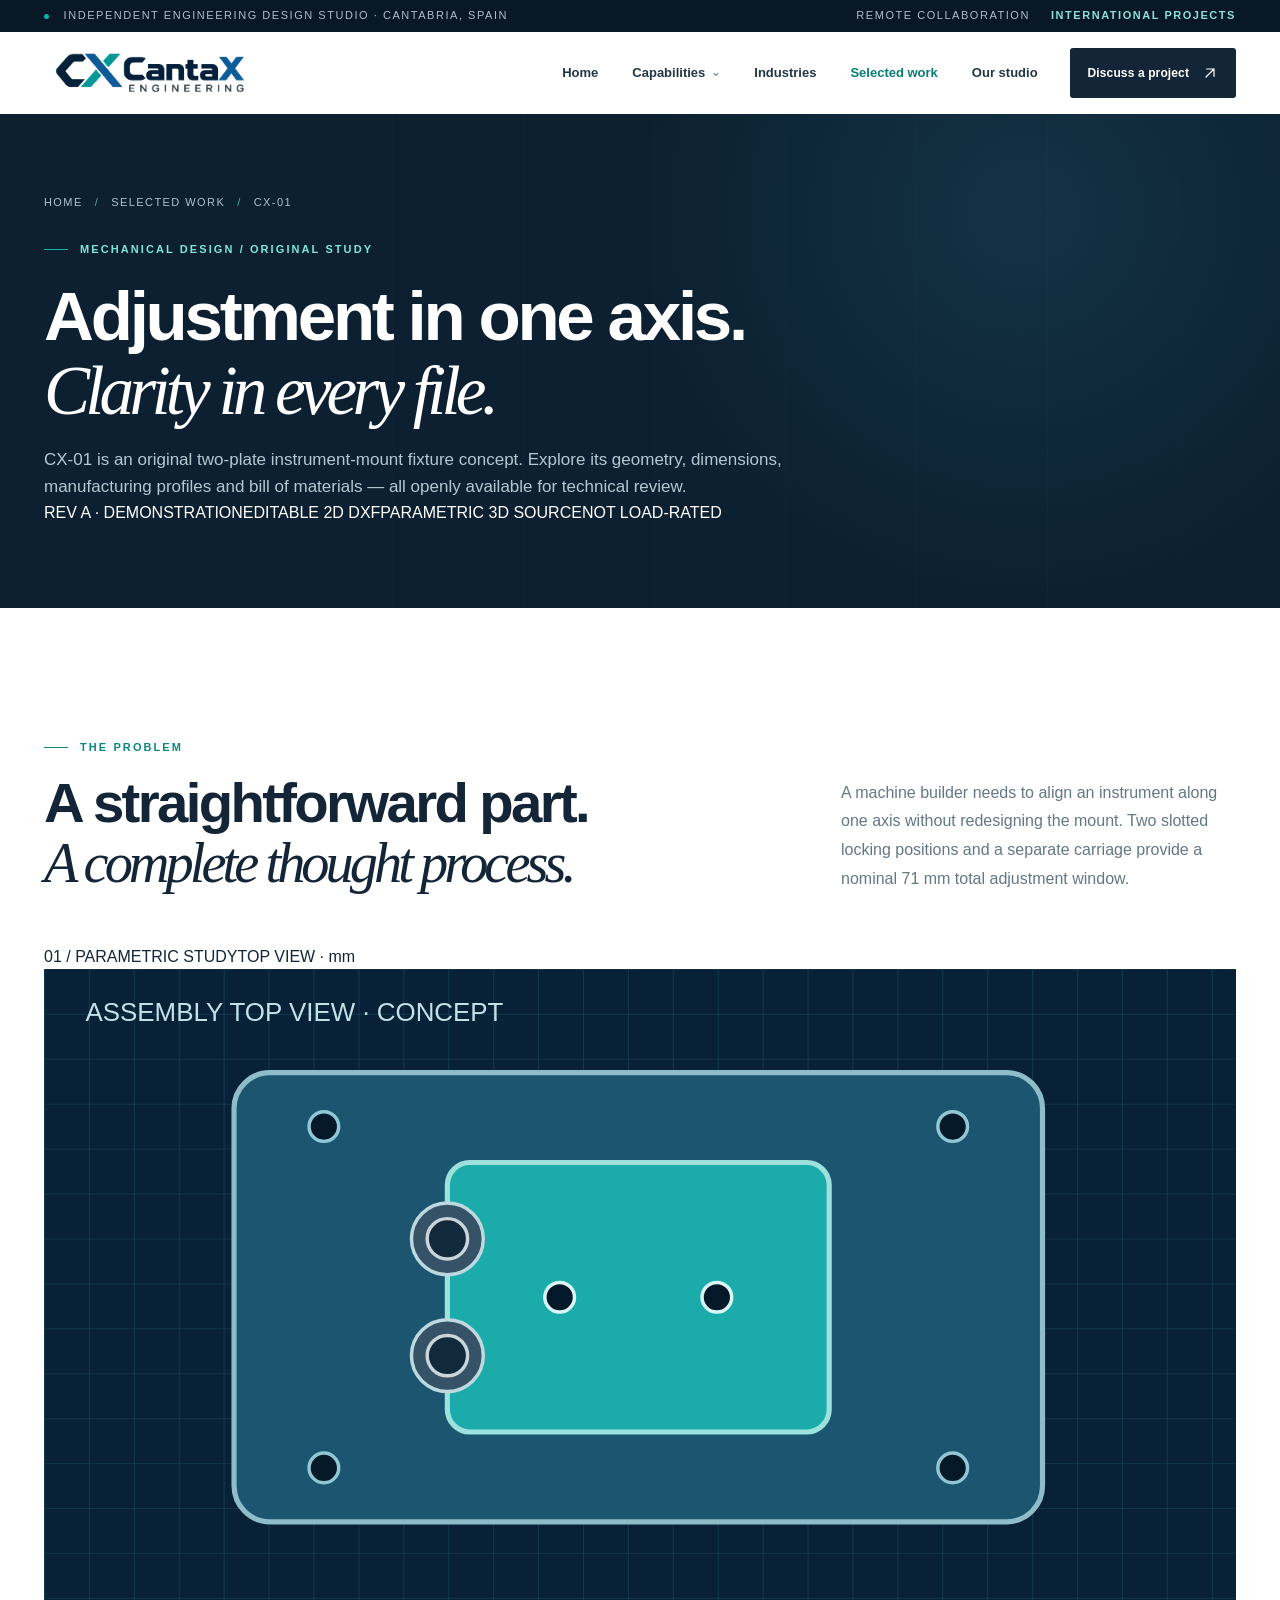
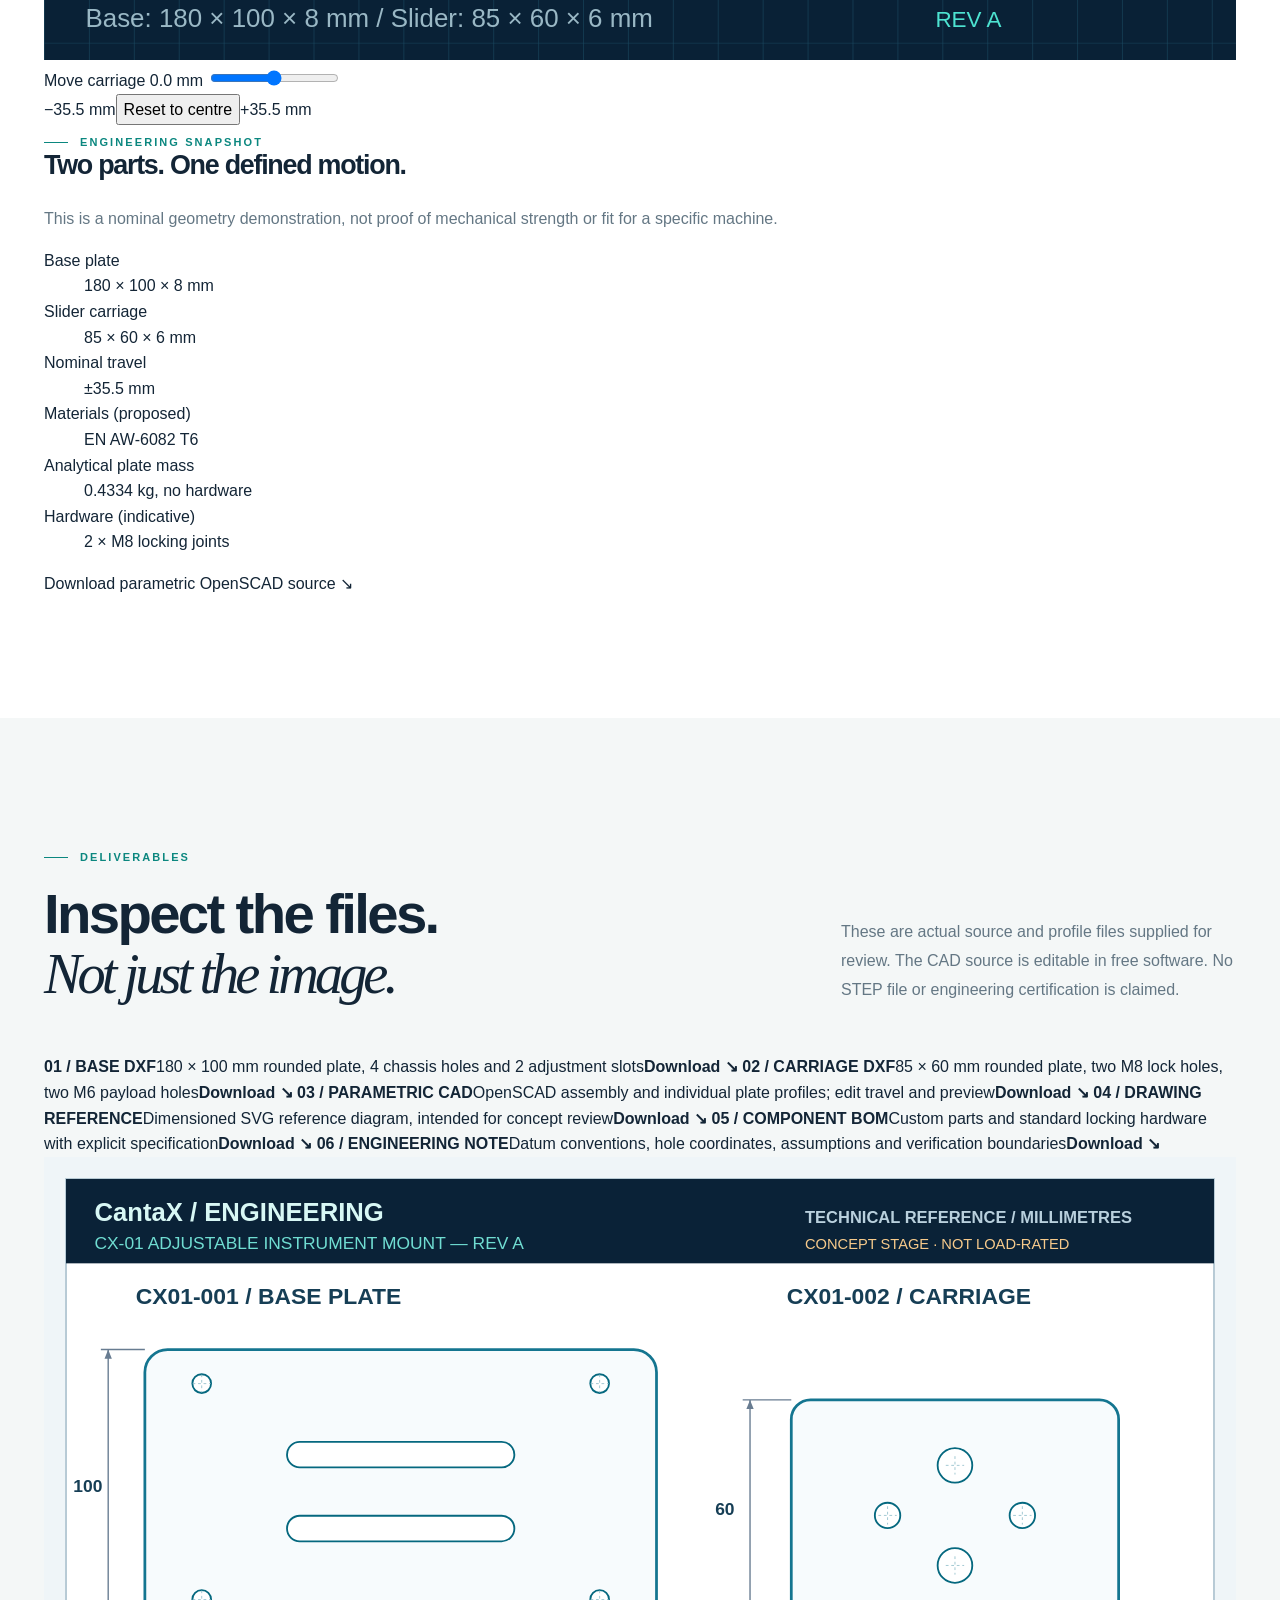
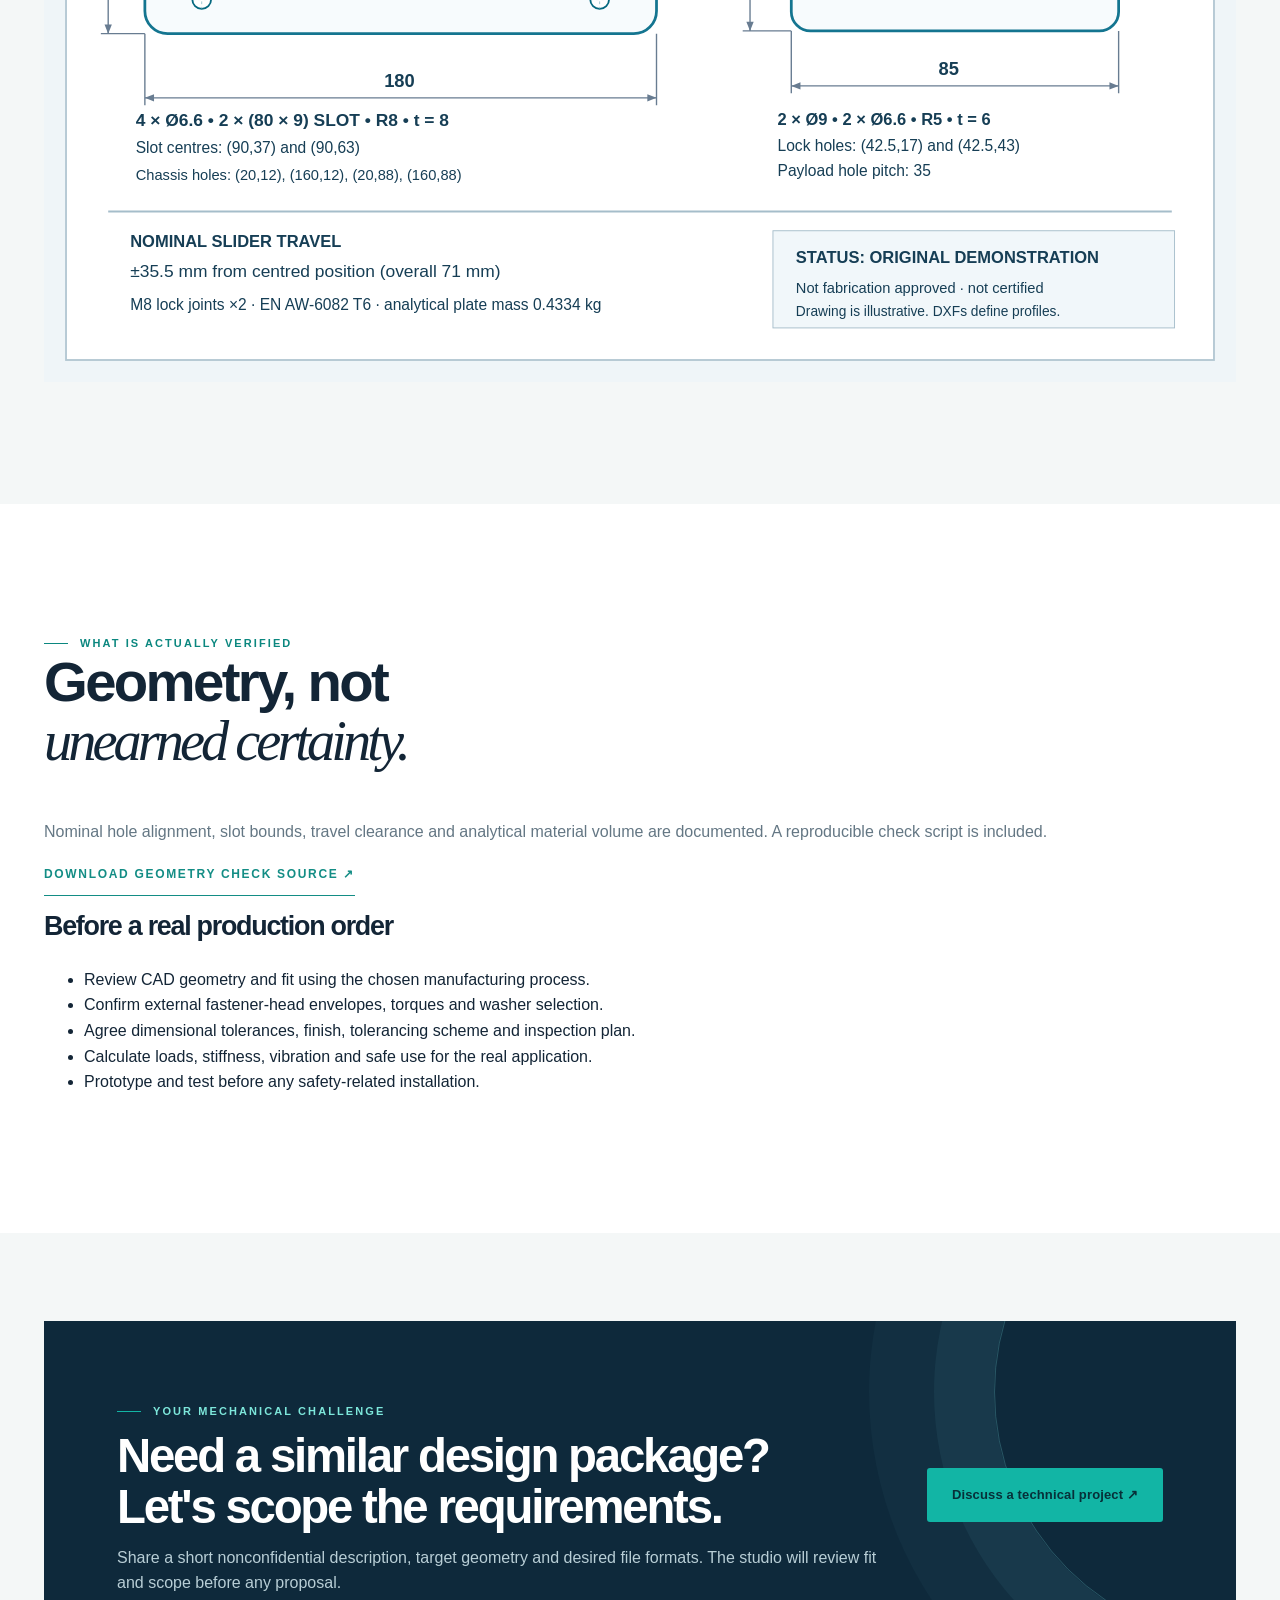
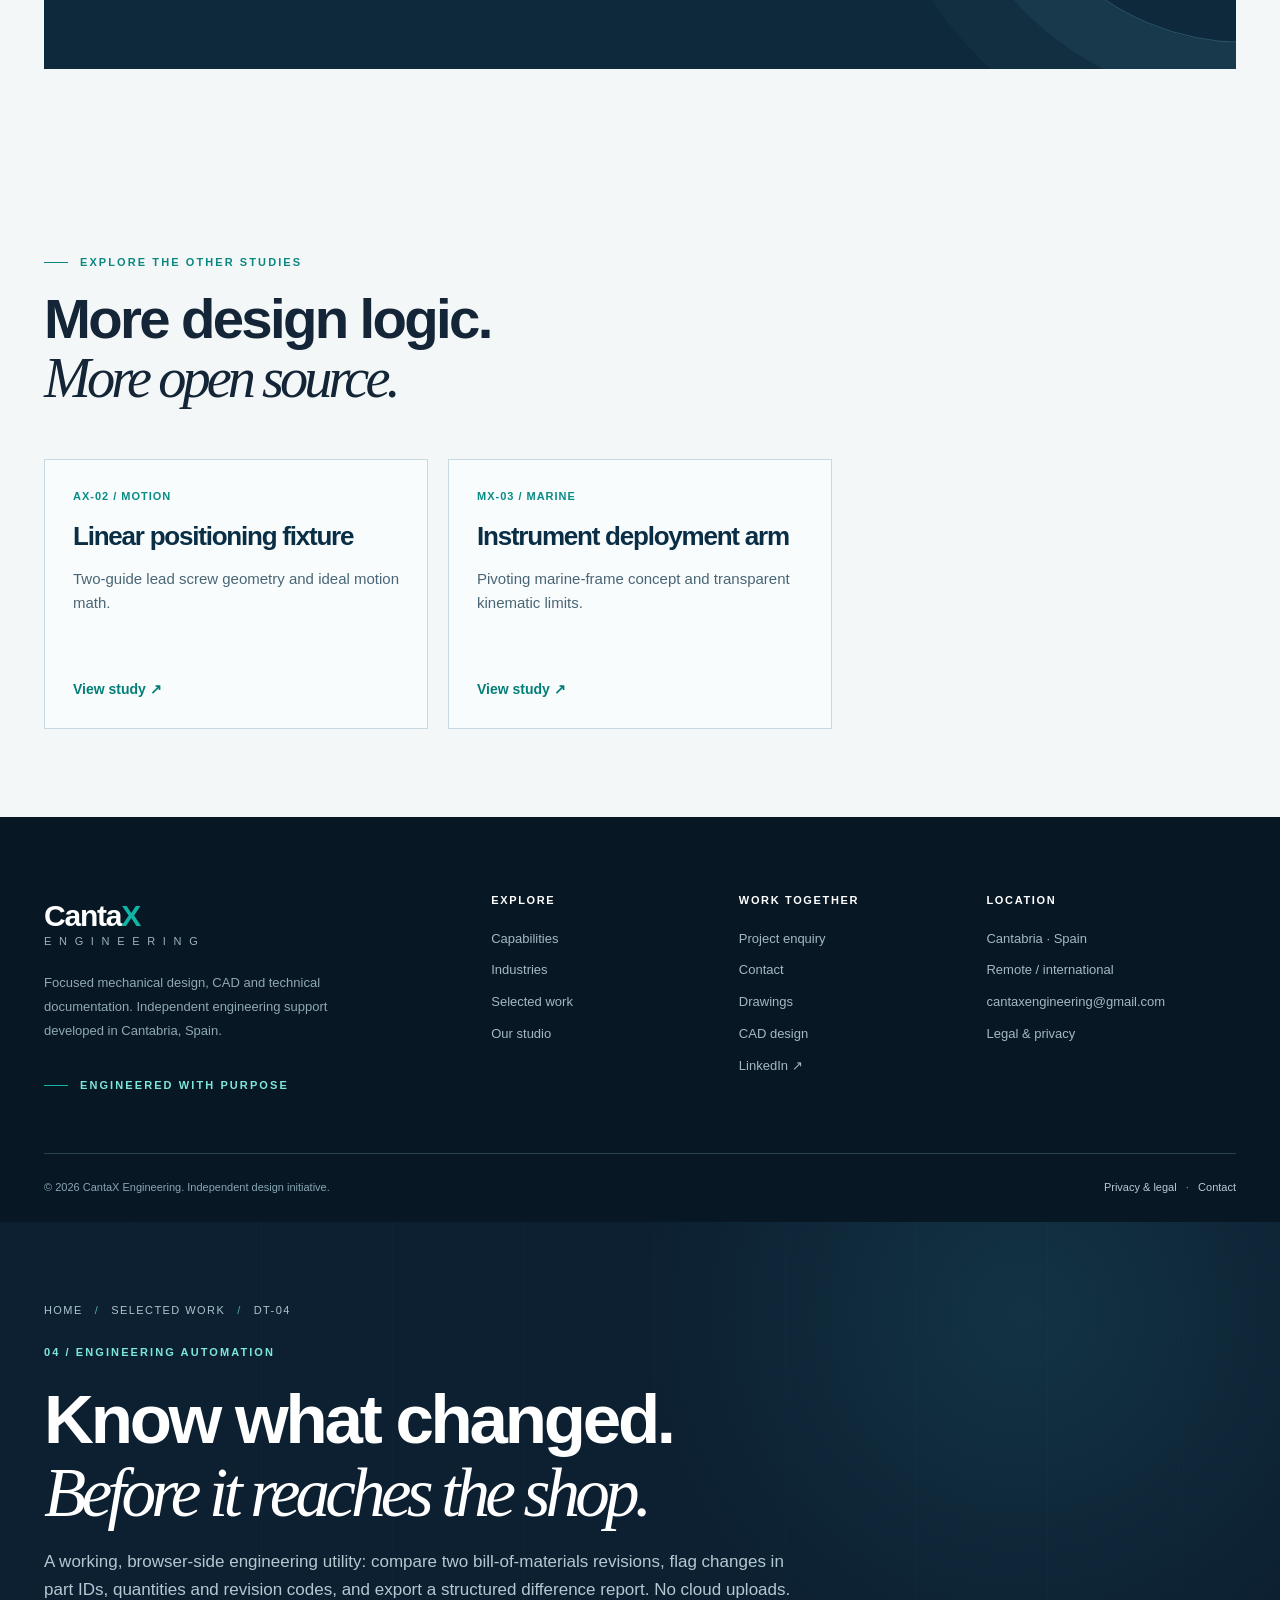
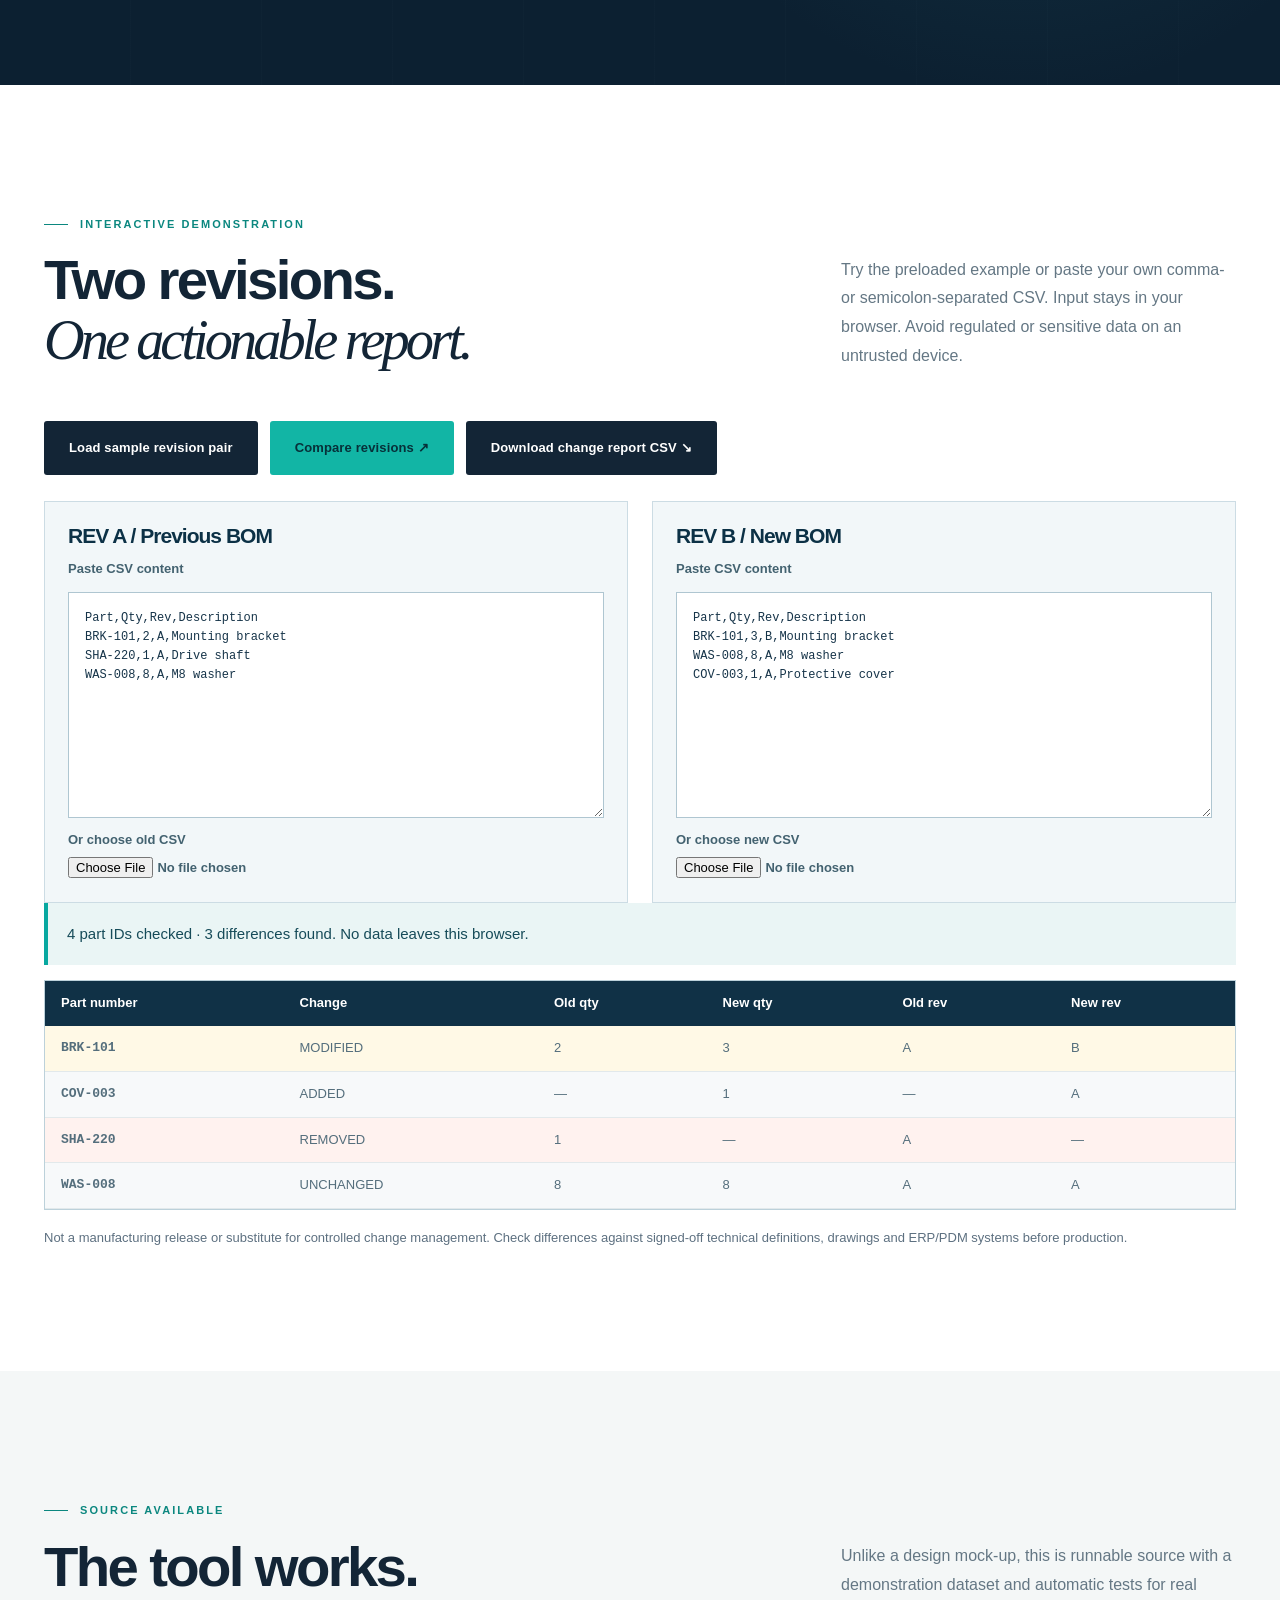
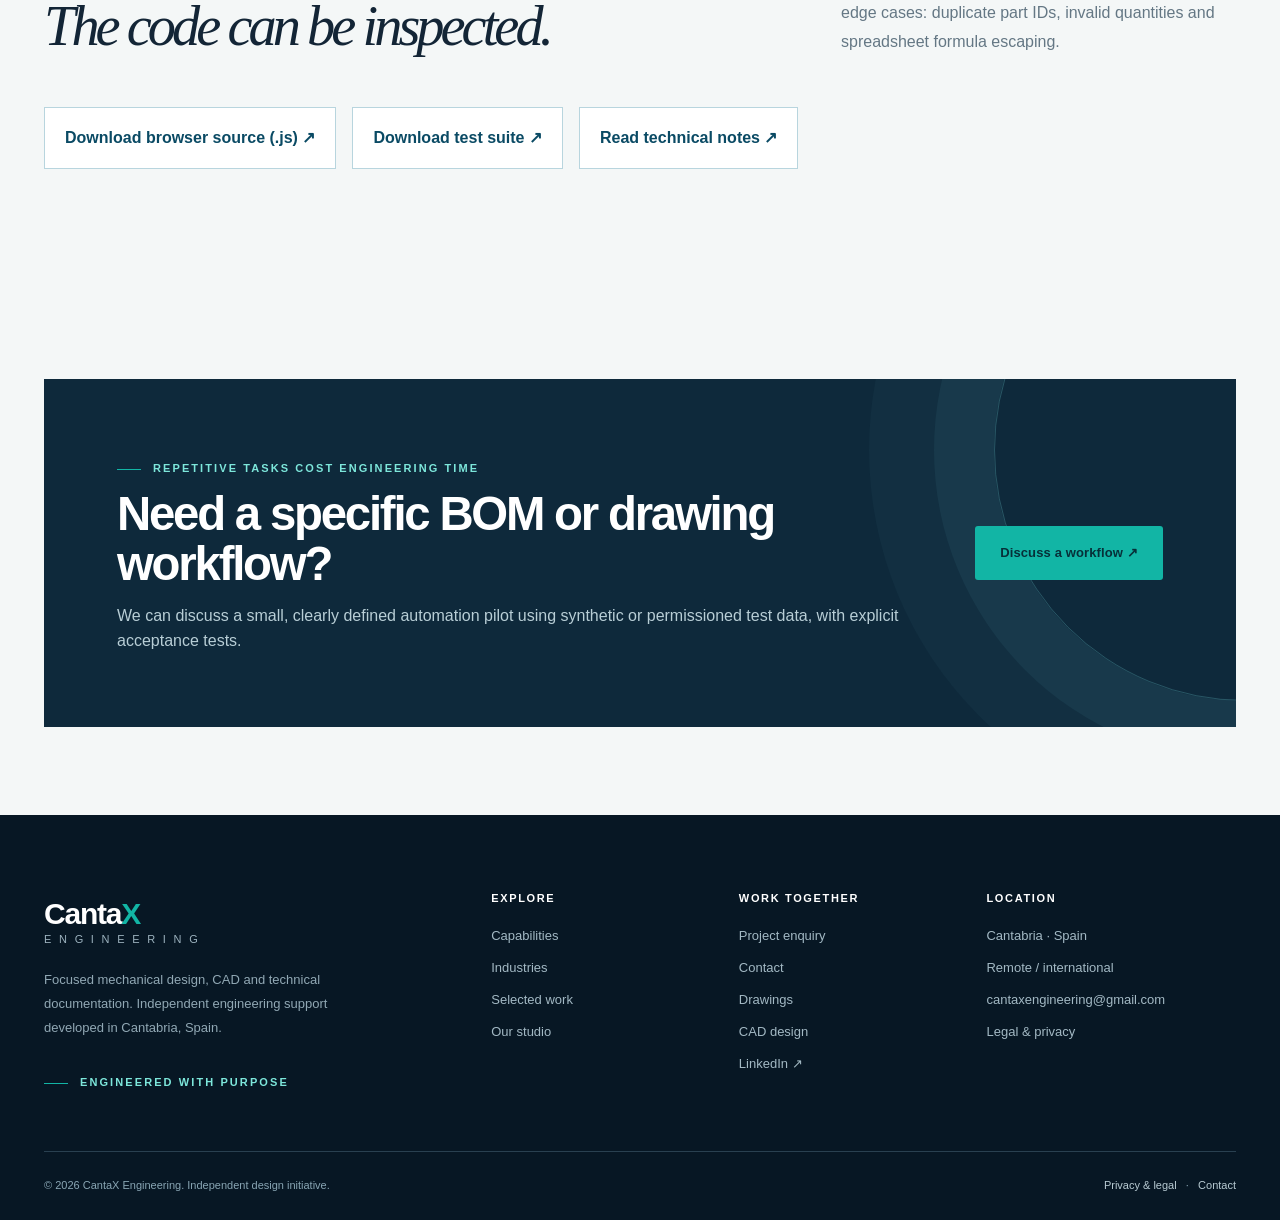
<file: bom-tool.html>
<!doctype html><html lang="en"><head><meta charset="UTF-8"><meta name="viewport" content="width=device-width,initial-scale=1"><meta name="theme-color" content="#091826"><meta name="description" content="Original CantaX engineering BOM revision audit tool, fully local browser demo with downloadable CSV report."><meta name="robots" content="index,follow"><meta property="og:type" content="website"><meta property="og:title" content="Selected Work | CantaX Engineering"><meta property="og:description" content="Transparent technical portfolio of academic concepts, independent demonstrations and emerging CAD work."><meta property="og:image" content="assets/social.jpg"><title>DT-04 BOM Revision Auditor | CantaX Engineering</title><link rel="icon" href="assets/icon.png"><link rel="stylesheet" href="styles.css"><script src="site-config.js?v=20261020-contact2" defer></script><script src="site.js" defer></script><link rel="stylesheet" href="bom-tool.css?v=1"></head><body><a href="#main" class="sr-only">Skip to content</a><div class="utility"><div class="container"><span><i class="utility-dot"></i> Independent engineering design studio · Cantabria, Spain</span><div class="utility-right"><span>Remote collaboration</span><strong>International projects</strong></div></div></div>
<header class="site-header"><div class="container navbar"><a class="brand" href="index.html" aria-label="CantaX Engineering home"><img src="assets/logo.png" width="214" height="72" alt="CantaX Engineering"></a>
<nav class="desktop-nav" aria-label="Main navigation"><a href="index.html" class="nav-link ">Home</a><div class="nav-entry"><a class="nav-link " href="services.html">Capabilities <span class="mini-chevron">⌄</span></a><div class="mega"><a href="services.html#cad">3D CAD modeling<small>Parametric parts and assemblies</small>↗</a><a href="services.html#drawings">Manufacturing drawings<small>Dimensions, details and revision control</small>↗</a><a href="services.html#bom">BOM & technical documentation<small>Clear manufacturing handover</small>↗</a><a href="services.html#conversion">CAD conversion and revisions<small>Open interchange files</small>↗</a><a href="services.html#automation">Engineering automation<small>Scripts, spreadsheets and data flows</small>↗</a></div></div><a href="industries.html" class="nav-link ">Industries</a><a href="work.html" class="nav-link active">Selected work</a><a href="studio.html" class="nav-link ">Our studio</a></nav>
<div class="header-actions"><a class="top-btn" href="brief.html">Discuss a project <span class="icon" aria-hidden="true"><svg width="16" height="16" viewBox="0 0 24 24" xmlns="http://www.w3.org/2000/svg"><path d="M6 18 18 6M7 6h11v11"/></svg></span></a><button type="button" class="mobile-toggle" data-mobile-toggle aria-expanded="false" aria-label="Toggle main menu" aria-controls="mobile-nav"><span class="icon" aria-hidden="true"><svg width="20" height="20" viewBox="0 0 24 24" xmlns="http://www.w3.org/2000/svg"><path d="M4 7h16M4 12h16M4 17h16"/></svg></span></button></div></div>
<nav class="mobile-nav" id="mobile-nav" aria-label="Mobile navigation"><a href="index.html">Home</a><a href="services.html">Capabilities & services</a><a class="subnav" href="services.html#cad">3D CAD modeling</a><a class="subnav" href="services.html#drawings">Manufacturing drawings</a><a class="subnav" href="services.html#bom">Technical documentation</a><a href="industries.html">Industries</a><a href="work.html">Selected work</a><a href="studio.html">Our studio</a><a href="brief.html">Discuss a project ↗</a><a href="contact.html">Contact</a></nav></header><main id="main" class="cx01-page">
<section class="page-hero"><div class="container">
<div class="breadcrumbs"><a href="index.html">Home</a><span>/</span><a href="work.html">Selected work</a><span>/</span>CX-01</div>
<span class="eyebrow light" style="margin-top:30px">MECHANICAL DESIGN / ORIGINAL STUDY</span>
<h1>Adjustment in one axis.<br><span class="serif">Clarity in every file.</span></h1>
<p>CX-01 is an original two-plate instrument-mount fixture concept. Explore its geometry, dimensions, manufacturing profiles and bill of materials — all openly available for technical review.</p>
<div class="cx01-hero-tags"><span>REV A · DEMONSTRATION</span><span>EDITABLE 2D DXF</span><span>PARAMETRIC 3D SOURCE</span><span>NOT LOAD-RATED</span></div>
</div></section>
<section class="section white"><div class="container">
<div class="section-head"><div><span class="section-label">The problem</span><h2>A straightforward part.<br><span class="serif">A complete thought process.</span></h2></div>
<p>A machine builder needs to align an instrument along one axis without redesigning the mount. Two slotted locking positions and a separate carriage provide a nominal 71 mm total adjustment window.</p></div>
<div class="cx01-grid">
<div class="cx01-live">
<div class="cx01-topline"><span>01 / PARAMETRIC STUDY</span><span>TOP VIEW · mm</span></div>
<svg class="cx01-assembly" viewBox="0 0 690 400" role="img" aria-label="Top view of parametric instrument mounting plate with movable carriage and nominal bolted locking joints">
<defs><pattern id="cxgrid" width="26" height="26" patternUnits="userSpaceOnUse"><path d="M26 0H0V26" fill="none" stroke="#18465e" stroke-width=".7"/></pattern></defs>
<rect width="690" height="400" fill="#092136"/><rect width="690" height="400" fill="url(#cxgrid)"/>
<rect x="110" y="60" width="468" height="260" rx="20.8" fill="#1c5570" stroke="#8ebcc9" stroke-width="3"/>
<circle cx="162" cy="91.2" r="8.58" fill="#06192a" stroke="#91c7d4" stroke-width="2"/><circle cx="526" cy="91.2" r="8.58" fill="#06192a" stroke="#91c7d4" stroke-width="2"/><circle cx="162" cy="288.8" r="8.58" fill="#06192a" stroke="#91c7d4" stroke-width="2"/><circle cx="526" cy="288.8" r="8.58" fill="#06192a" stroke="#91c7d4" stroke-width="2"/>
<rect x="240" y="144.5" width="208" height="23.400000000000002" rx="11.700000000000001" fill="#06192a" stroke="#79c7d1" stroke-width="2"/><rect x="240" y="212.1" width="208" height="23.400000000000002" rx="11.700000000000001" fill="#06192a" stroke="#79c7d1" stroke-width="2"/>
<g id="cx01-slider" transform="translate(233.5 112)">
 <rect x="0" y="0" width="221" height="156" rx="13" fill="#1babaa" stroke="#9de1dd" stroke-width="3"/>
 <circle cx="65" cy="78" r="8.58" fill="#06192a" stroke="#d7f6f5" stroke-width="2"/><circle cx="156" cy="78" r="8.58" fill="#06192a" stroke="#d7f6f5" stroke-width="2"/>
 <g><circle cx="0" cy="44.2" r="20.8" fill="#355266" stroke="#bdd8df" stroke-width="2"/><circle cx="0" cy="44.2" r="11.700000000000001" fill="#12293b" stroke="#c9d5db" stroke-width="2"/><circle cx="0" cy="111.8" r="20.8" fill="#355266" stroke="#bdd8df" stroke-width="2"/><circle cx="0" cy="111.8" r="11.700000000000001" fill="#12293b" stroke="#c9d5db" stroke-width="2"/></g>
</g>
<text x="24" y="30" font-size="15" fill="#c2e2e9" font-family="Arial,sans-serif">ASSEMBLY TOP VIEW · CONCEPT</text>
<text x="24" y="381" font-size="15" fill="#9ab8c5" font-family="Arial,sans-serif">Base: 180 × 100 × 8 mm   /   Slider: 85 × 60 × 6 mm</text>
<text x="516" y="381" font-size="13" fill="#4de3d1" font-family="Arial,sans-serif">REV A</text>
</svg>
<div class="cx01-live-controls">
<label for="cx01-travel">Move carriage <output id="cx01-travel-value" for="cx01-travel">0.0 mm</output></label>
<input id="cx01-travel" type="range" min="-35.5" max="35.5" step="0.5" value="0" aria-label="Position of movable carriage in millimetres"/>
<div class="cx01-extents"><span>−35.5 mm</span><button id="cx01-reset" type="button">Reset to centre</button><span>+35.5 mm</span></div>
</div></div>
<div class="cx01-spec">
<span class="section-label">Engineering snapshot</span><h3>Two parts. One defined motion.</h3>
<p>This is a nominal geometry demonstration, not proof of mechanical strength or fit for a specific machine.</p>
<dl><div><dt>Base plate</dt><dd>180 × 100 × 8 mm</dd></div>
<div><dt>Slider carriage</dt><dd>85 × 60 × 6 mm</dd></div>
<div><dt>Nominal travel</dt><dd>±35.5 mm</dd></div>
<div><dt>Materials (proposed)</dt><dd>EN AW-6082 T6</dd></div>
<div><dt>Analytical plate mass</dt><dd>0.4334 kg, no hardware</dd></div>
<div><dt>Hardware (indicative)</dt><dd>2 × M8 locking joints</dd></div></dl>
<a class="cx01-primary" href="projects/cx-01/CX01_assembly.scad" download>Download parametric OpenSCAD source ↘</a>
</div></div>
</div></section>
<section class="section soft"><div class="container">
<div class="section-head"><div><span class="section-label">Deliverables</span><h2>Inspect the files.<br><span class="serif">Not just the image.</span></h2></div><p>These are actual source and profile files supplied for review. The CAD source is editable in free software. No STEP file or engineering certification is claimed.</p></div>
<div class="cx01-downloads">
<a href="projects/cx-01/CX01_base_profile.dxf" download><strong>01 / BASE DXF</strong><span>180 × 100 mm rounded plate, 4 chassis holes and 2 adjustment slots</span><b>Download ↘</b></a>
<a href="projects/cx-01/CX01_slider_profile.dxf" download><strong>02 / CARRIAGE DXF</strong><span>85 × 60 mm rounded plate, two M8 lock holes, two M6 payload holes</span><b>Download ↘</b></a>
<a href="projects/cx-01/CX01_assembly.scad" download><strong>03 / PARAMETRIC CAD</strong><span>OpenSCAD assembly and individual plate profiles; edit travel and preview</span><b>Download ↘</b></a>
<a href="projects/cx-01/CX01_engineering_drawing.svg" download><strong>04 / DRAWING REFERENCE</strong><span>Dimensioned SVG reference diagram, intended for concept review</span><b>Download ↘</b></a>
<a href="projects/cx-01/CX01_bom.csv" download><strong>05 / COMPONENT BOM</strong><span>Custom parts and standard locking hardware with explicit specification</span><b>Download ↘</b></a>
<a href="projects/cx-01/README.md" download><strong>06 / ENGINEERING NOTE</strong><span>Datum conventions, hole coordinates, assumptions and verification boundaries</span><b>Download ↘</b></a>
</div>
<div class="cx01-drawing"><img src="projects/cx-01/CX01_engineering_drawing.svg" loading="lazy" alt="Dimensioned vector drawing of CX-01 base and carriage plates"/></div>
</div></section>
<section class="section white"><div class="container">
<div class="cx01-principles">
<div><span class="section-label">What is actually verified</span><h2>Geometry, not<br><span class="serif">unearned certainty.</span></h2><p>Nominal hole alignment, slot bounds, travel clearance and analytical material volume are documented. A reproducible check script is included.</p>
<p><a class="inline-link" href="projects/cx-01/CX01_checks.js" download>Download geometry check source ↗</a></p></div>
<div class="cx01-boundaries"><h3>Before a real production order</h3>
<ul><li>Review CAD geometry and fit using the chosen manufacturing process.</li><li>Confirm external fastener-head envelopes, torques and washer selection.</li><li>Agree dimensional tolerances, finish, tolerancing scheme and inspection plan.</li><li>Calculate loads, stiffness, vibration and safe use for the real application.</li><li>Prototype and test before any safety-related installation.</li></ul>
</div></div></div></section>
<section class="section-small soft"><div class="container"><div class="cta-panel"><div class="cta-content"><div>
<span class="eyebrow light">YOUR MECHANICAL CHALLENGE</span><h2>Need a similar design package?<br>Let's scope the requirements.</h2>
<p>Share a short nonconfidential description, target geometry and desired file formats. The studio will review fit and scope before any proposal.</p>
</div><a href="brief.html" class="btn btn-primary">Discuss a technical project ↗</a></div></div></div></section>
<section class="section-small soft"><div class="container"><div class="section-head"><div><span class="section-label">Explore the other studies</span><h2>More design logic.<br><span class="serif">More open source.</span></h2></div></div><div class="engagement-grid"><article class="engagement-card"><span>AX-02 / MOTION</span><h3>Linear positioning fixture</h3><p>Two-guide lead screw geometry and ideal motion math.</p><a href="ax02.html">View study ↗</a></article><article class="engagement-card"><span>MX-03 / MARINE</span><h3>Instrument deployment arm</h3><p>Pivoting marine-frame concept and transparent kinematic limits.</p><a href="mx03.html">View study ↗</a></article></div></div></section></main><footer class="site-footer"><div class="container footer-grid">
<div><a class="footer-brand" href="index.html">Canta<b>X</b><small>E N G I N E E R I N G</small></a><p class="footer-intro">Focused mechanical design, CAD and technical documentation. Independent engineering support developed in Cantabria, Spain.</p><span class="eyebrow light">Engineered with purpose</span></div>
<div class="footer-col"><h4>Explore</h4><a href="services.html">Capabilities</a><a href="industries.html">Industries</a><a href="work.html">Selected work</a><a href="studio.html">Our studio</a></div>
<div class="footer-col"><h4>Work together</h4><a href="brief.html">Project enquiry</a><a href="contact.html">Contact</a><a href="services.html#drawings">Drawings</a><a href="services.html#cad">CAD design</a></div>
<div class="footer-col"><h4>Location</h4><span>Cantabria · Spain</span><span>Remote / international</span><span data-contact-availability>Contact address pending</span><a href="legal.html">Legal & privacy</a></div></div>
<div class="container footer-bottom"><span>© <span data-year>2026</span> CantaX Engineering. Independent design initiative.</span><span><a href="legal.html">Privacy & legal</a> &nbsp; · &nbsp; <a href="contact.html">Contact</a></span></div></footer><script defer src="cx01.js?v=1"></script></body></html<main id="main" class="bom-tool-page"><section class="page-hero"><div class="container"><div class="breadcrumbs"><a href="index.html">Home</a><span>/</span><a href="work.html">Selected work</a><span>/</span>DT-04</div><span class="eyebrow light" style="display:block;margin-top:25px">04 / ENGINEERING AUTOMATION</span><h1>Know what changed.<br><span class="serif">Before it reaches the shop.</span></h1><p>A working, browser-side engineering utility: compare two bill-of-materials revisions, flag changes in part IDs, quantities and revision codes, and export a structured difference report. No cloud uploads.</p></div></section>
<section class="section white"><div class="container"><div class="section-head"><div><span class="section-label">Interactive demonstration</span><h2>Two revisions.<br><span class="serif">One actionable report.</span></h2></div><p>Try the preloaded example or paste your own comma- or semicolon-separated CSV. Input stays in your browser. Avoid regulated or sensitive data on an untrusted device.</p></div>
<div class="bom-control-row"><button type="button" id="bom-demo" class="btn btn-dark">Load sample revision pair</button><button type="button" id="bom-compare" class="btn btn-primary">Compare revisions ↗</button><button id="bom-download" type="button" class="btn btn-dark" disabled>Download change report CSV ↘</button></div>
<div class="bom-inputs"><div class="bom-input-col"><h3>REV A / Previous BOM</h3><label for="bom-old">Paste CSV content</label><textarea id="bom-old" rows="10" spellcheck="false"></textarea><label class="bom-upload">Or choose old CSV <input type="file" id="bom-old-file" accept=".csv,.txt,text/csv"></label></div>
<div class="bom-input-col"><h3>REV B / New BOM</h3><label for="bom-new">Paste CSV content</label><textarea id="bom-new" rows="10" spellcheck="false"></textarea><label class="bom-upload">Or choose new CSV <input type="file" id="bom-new-file" accept=".csv,.txt,text/csv"></label></div></div>
<p class="bom-status" id="bom-status" role="status" aria-live="polite">The demo will load automatically when the page opens.</p>
<div class="bom-table-wrap"><table class="matrix bom-table"><thead><tr><th>Part number</th><th>Change</th><th>Old qty</th><th>New qty</th><th>Old rev</th><th>New rev</th></tr></thead><tbody id="bom-body"></tbody></table></div>
<p class="bom-disclaimer">Not a manufacturing release or substitute for controlled change management. Check differences against signed-off technical definitions, drawings and ERP/PDM systems before production.</p>
</div></section>
<section class="section soft"><div class="container"><div class="section-head"><div><span class="section-label">Source available</span><h2>The tool works.<br><span class="serif">The code can be inspected.</span></h2></div><p>Unlike a design mock-up, this is runnable source with a demonstration dataset and automatic tests for real edge cases: duplicate part IDs, invalid quantities and spreadsheet formula escaping.</p></div><div class="bom-links"><a href="bom-tool.js" download>Download browser source (.js) ↗</a><a href="projects/dt-04/bom-tests.js" download>Download test suite ↗</a><a href="projects/dt-04/README.md" download>Read technical notes ↗</a></div></div></section>
<section class="section-small soft"><div class="container"><div class="cta-panel"><div class="cta-content"><div><span class="eyebrow light">REPETITIVE TASKS COST ENGINEERING TIME</span><h2>Need a specific BOM or drawing workflow?</h2><p>We can discuss a small, clearly defined automation pilot using synthetic or permissioned test data, with explicit acceptance tests.</p></div><a class="btn btn-primary" href="brief.html">Discuss a workflow ↗</a></div></div></div></section></main><footer class="site-footer"><div class="container footer-grid">
<div><a class="footer-brand" href="index.html">Canta<b>X</b><small>E N G I N E E R I N G</small></a><p class="footer-intro">Focused mechanical design, CAD and technical documentation. Independent engineering support developed in Cantabria, Spain.</p><span class="eyebrow light">Engineered with purpose</span></div>
<div class="footer-col"><h4>Explore</h4><a href="services.html">Capabilities</a><a href="industries.html">Industries</a><a href="work.html">Selected work</a><a href="studio.html">Our studio</a></div>
<div class="footer-col"><h4>Work together</h4><a href="brief.html">Project enquiry</a><a href="contact.html">Contact</a><a href="services.html#drawings">Drawings</a><a href="services.html#cad">CAD design</a></div>
<div class="footer-col"><h4>Location</h4><span>Cantabria · Spain</span><span>Remote / international</span><span data-contact-availability>Contact address pending</span><a href="legal.html">Legal & privacy</a></div></div>
<div class="container footer-bottom"><span>© <span data-year>2026</span> CantaX Engineering. Independent design initiative.</span><span><a href="legal.html">Privacy & legal</a> &nbsp; · &nbsp; <a href="contact.html">Contact</a></span></div></footer><script defer src="bom-tool.js?v=1"></script></body></html>
</file>
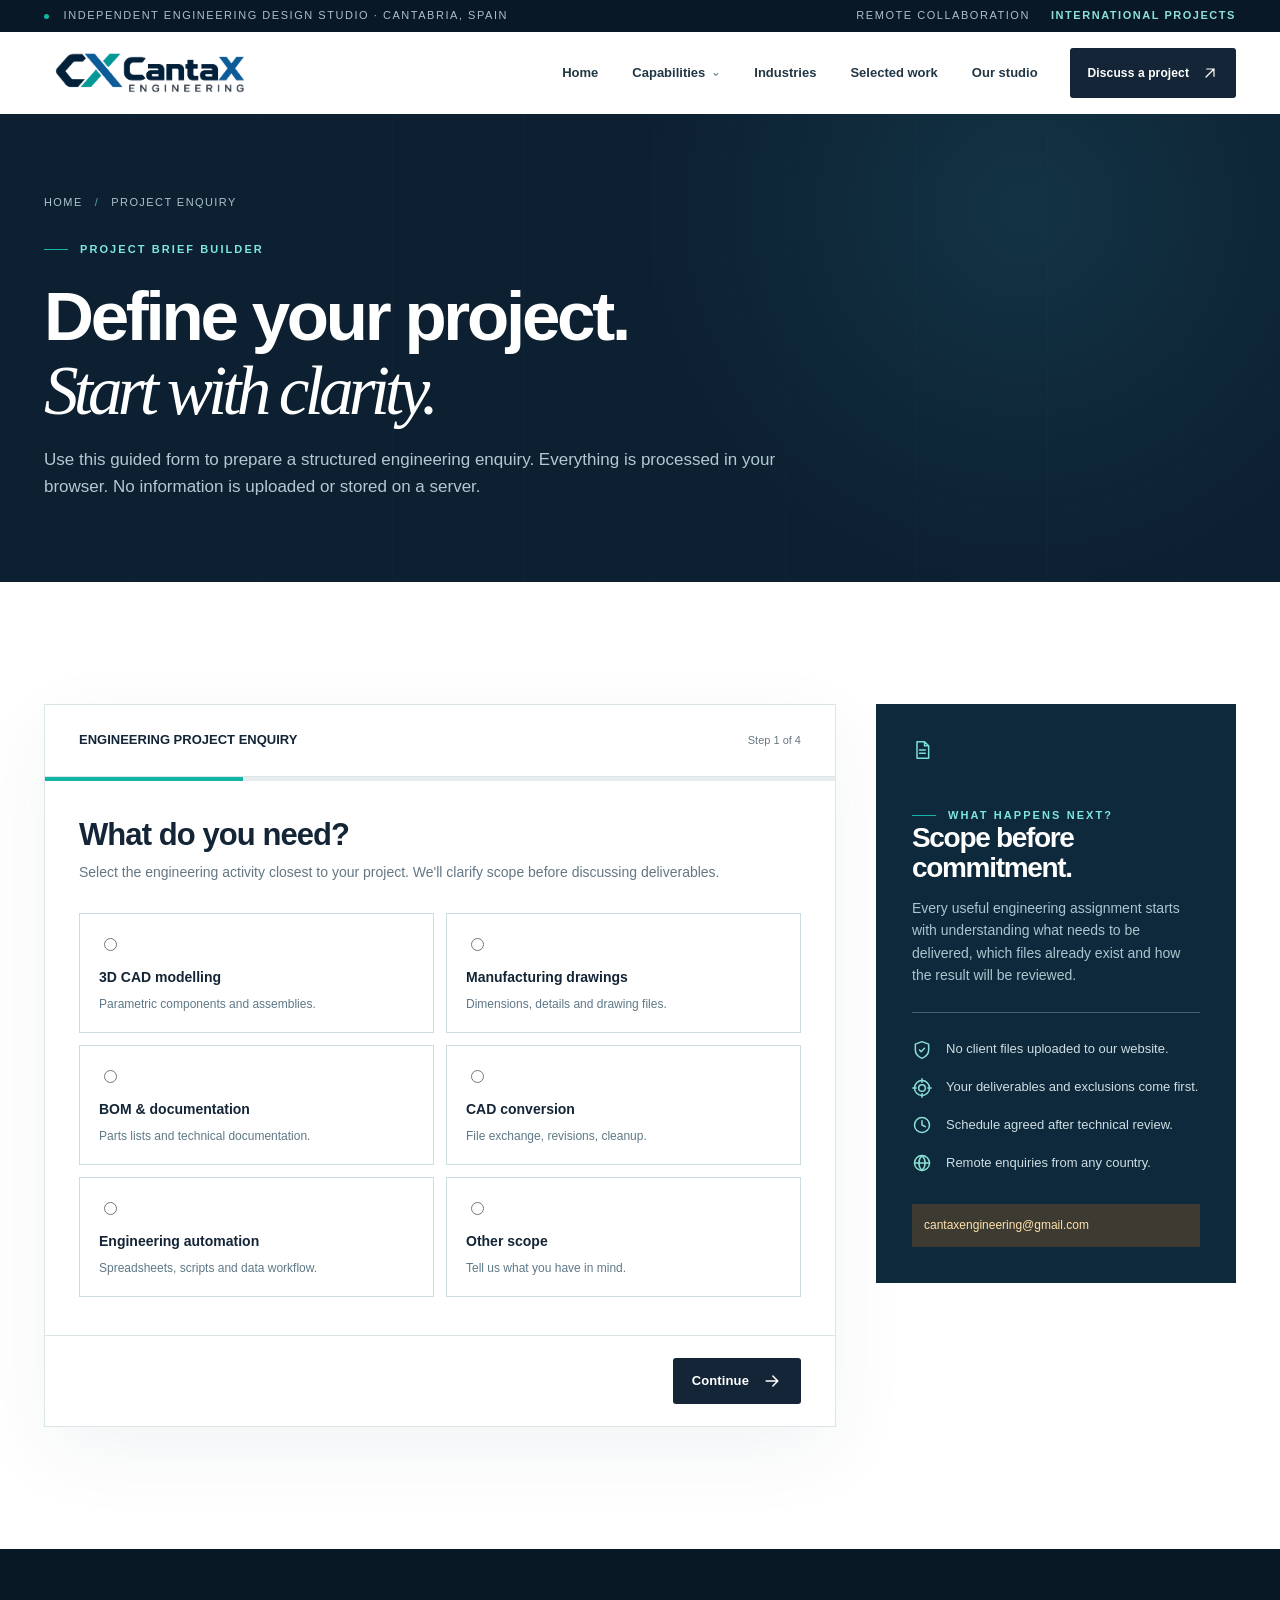
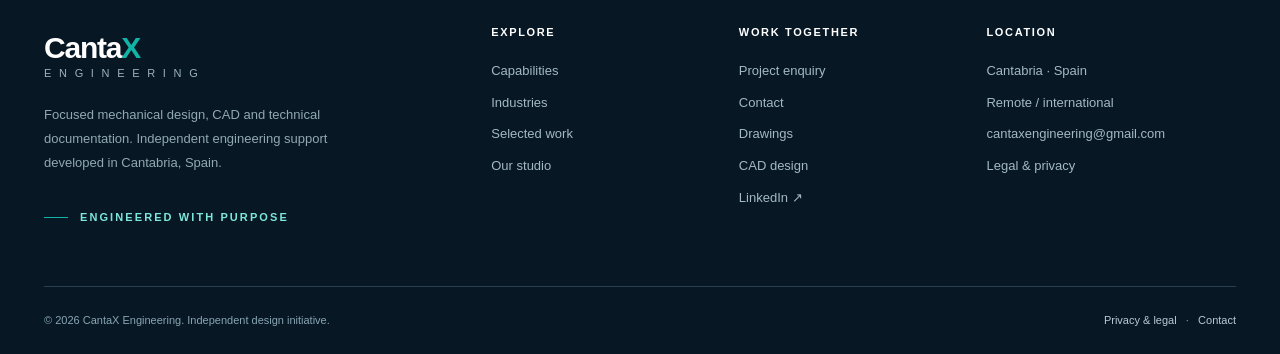
<file: brief.html>
<!doctype html><html lang="en"><head><meta charset="UTF-8"><meta name="viewport" content="width=device-width,initial-scale=1"><meta name="theme-color" content="#091826"><meta name="description" content="Prepare a technical enquiry for engineering CAD work, manufacturing drawings and documentation in your browser."><meta name="robots" content="index,follow"><meta property="og:type" content="website"><meta property="og:title" content="Project Brief Builder | CantaX Engineering"><meta property="og:description" content="Prepare a technical enquiry for engineering CAD work, manufacturing drawings and documentation in your browser."><meta property="og:image" content="assets/social.jpg"><title>Project Brief Builder | CantaX Engineering</title><link rel="icon" href="assets/icon.png"><link rel="stylesheet" href="styles.css?v=20261020-web3forms2"><script src="site-config.js?v=20261020-delivery-gate3" defer></script><script src="site.js" defer></script><script src="brief.js?v=20261020-delivery-gate3" defer></script></head><body><a href="#main" class="sr-only">Skip to content</a><div class="utility"><div class="container"><span><i class="utility-dot"></i> Independent engineering design studio · Cantabria, Spain</span><div class="utility-right"><span>Remote collaboration</span><strong>International projects</strong></div></div></div>
<header class="site-header"><div class="container navbar"><a class="brand" href="index.html" aria-label="CantaX Engineering home"><img src="assets/logo.png" width="214" height="72" alt="CantaX Engineering"></a>
<nav class="desktop-nav" aria-label="Main navigation"><a href="index.html" class="nav-link ">Home</a><div class="nav-entry"><a class="nav-link " href="services.html">Capabilities <span class="mini-chevron">⌄</span></a><div class="mega"><a href="services.html#cad">3D CAD modeling<small>Parametric parts and assemblies</small>↗</a><a href="services.html#drawings">Manufacturing drawings<small>Dimensions, details and revision control</small>↗</a><a href="services.html#bom">BOM & technical documentation<small>Clear manufacturing handover</small>↗</a><a href="services.html#conversion">CAD conversion and revisions<small>Open interchange files</small>↗</a><a href="services.html#automation">Engineering automation<small>Scripts, spreadsheets and data flows</small>↗</a></div></div><a href="industries.html" class="nav-link ">Industries</a><a href="work.html" class="nav-link ">Selected work</a><a href="studio.html" class="nav-link ">Our studio</a></nav>
<div class="header-actions"><a class="top-btn" href="brief.html">Discuss a project <span class="icon" aria-hidden="true"><svg width="16" height="16" viewBox="0 0 24 24" xmlns="http://www.w3.org/2000/svg"><path d="M6 18 18 6M7 6h11v11"/></svg></span></a><button type="button" class="mobile-toggle" data-mobile-toggle aria-expanded="false" aria-label="Toggle main menu" aria-controls="mobile-nav"><span class="icon" aria-hidden="true"><svg width="20" height="20" viewBox="0 0 24 24" xmlns="http://www.w3.org/2000/svg"><path d="M4 7h16M4 12h16M4 17h16"/></svg></span></button></div></div>
<nav class="mobile-nav" id="mobile-nav" aria-label="Mobile navigation"><a href="index.html">Home</a><a href="services.html">Capabilities & services</a><a class="subnav" href="services.html#cad">3D CAD modeling</a><a class="subnav" href="services.html#drawings">Manufacturing drawings</a><a class="subnav" href="services.html#bom">Technical documentation</a><a href="industries.html">Industries</a><a href="work.html">Selected work</a><a href="studio.html">Our studio</a><a href="brief.html">Discuss a project ↗</a><a href="contact.html">Contact</a></nav></header><main id="main"><section class="page-hero"><div class="container"><div class="breadcrumbs"><a href="index.html">Home</a><span>/</span>Project enquiry</div><span class="eyebrow light" style="margin-top:30px">Project brief builder</span><h1>Define your project.<br><span class="serif">Start with clarity.</span></h1><p>Use this guided form to prepare a structured engineering enquiry. Everything is processed in your browser. No information is uploaded or stored on a server.</p></div></section>
<section class="section white"><div class="container"><div class="quote-grid"><form id="brief-form" class="quote-card" novalidate><div class="quote-header"><strong>ENGINEERING PROJECT ENQUIRY</strong><span id="brief-step-num">Step 1 of 4</span></div><div class="progress-track"><div id="brief-progress"></div></div><div class="quote-body">
<section class="quote-step" data-brief-step><h2>What do you need?</h2><p class="help">Select the engineering activity closest to your project. We'll clarify scope before discussing deliverables.</p>
<div class="option-grid">
<label class="select-card"><input type="radio" name="service" value="3D CAD modelling"><strong>3D CAD modelling</strong><small>Parametric components and assemblies.</small></label>
<label class="select-card"><input type="radio" name="service" value="Manufacturing drawings"><strong>Manufacturing drawings</strong><small>Dimensions, details and drawing files.</small></label>
<label class="select-card"><input type="radio" name="service" value="BOM and documentation"><strong>BOM & documentation</strong><small>Parts lists and technical documentation.</small></label>
<label class="select-card"><input type="radio" name="service" value="CAD conversion and revisions"><strong>CAD conversion</strong><small>File exchange, revisions, cleanup.</small></label>
<label class="select-card"><input type="radio" name="service" value="Engineering automation"><strong>Engineering automation</strong><small>Spreadsheets, scripts and data workflow.</small></label>
<label class="select-card"><input type="radio" name="service" value="Other engineering support"><strong>Other scope</strong><small>Tell us what you have in mind.</small></label></div></section>
<section class="quote-step" data-brief-step hidden><h2>Technical requirements.</h2><p class="help">Explain the intended outcome and the critical inputs. Please do not disclose confidential details in the public demo.</p>
<div class="field"><label for="brief-description">Project description *</label><textarea name="description" id="brief-description" required minlength="20" placeholder="Example: Convert dimensioned sketches of a non-critical mounting bracket into a 3D STEP model and a drawing package for workshop review."></textarea></div>
<div class="field-row"><div class="field"><label for="brief-application">Intended application</label><select id="brief-application" name="application"><option value="Not specified">Select an application</option><option>Prototype / concept</option><option>Manufacturing review</option><option>Existing part revision</option><option>Technical documentation</option><option>Data / workflow automation</option></select></div><div class="field"><label for="brief-formats">Required formats</label><select id="brief-formats" name="formats"><option value="To be agreed">To be agreed</option><option>STEP</option><option>PDF drawing</option><option>DXF</option><option>STEP + PDF</option><option>CSV / spreadsheet</option><option>FreeCAD native file</option></select></div></div>
<div class="field-row"><div class="field"><label for="brief-timeline">Preferred schedule</label><select id="brief-timeline" name="timeline"><option value="Flexible">Flexible</option><option>Within two weeks</option><option>Within one month</option><option>One to three months</option><option>To be discussed</option></select></div><div class="field"><label for="brief-constraints">Constraints / notes</label><textarea id="brief-constraints" name="constraints" rows="2" placeholder="Materials, dimensional assumptions, critical interfaces, revisions..."></textarea></div></div></section>
<section class="quote-step" data-brief-step hidden><h2>About your team.</h2><p class="help">We use these details to prepare your enquiry. Nothing is transmitted until you explicitly choose to send it by email or through the online service.</p>
<div class="field-row"><div class="field"><label for="contactName">Your name *</label><input id="contactName" name="contactName" required autocomplete="name" placeholder="Full name"></div><div class="field"><label for="contactEmail">Work email *</label><input id="contactEmail" name="contactEmail" type="email" required autocomplete="email" placeholder="name@company.com"></div></div>
<div class="field-row"><div class="field"><label for="brief-company">Company / organization</label><input name="company" id="brief-company" autocomplete="organization" placeholder="Optional"></div><div class="field"><label for="brief-country">Country</label><input name="country" id="brief-country" autocomplete="country-name" placeholder="Optional"></div></div>
<div class="notice" style="margin-top:23px">No attachments are sent here. If a project involves proprietary drawings or CAD files, confidentiality and secure file transfer must be agreed separately.</div></section>
<section class="quote-step" data-brief-step hidden><h2>Your project brief.</h2><p class="help">Review your details. You can copy or download a plain-text enquiry now. To email your enquiry, use the Send by email option below. Your email app will open so you can review and send it.</p>
<div class="review"><dl id="brief-review"></dl></div><div class="result-actions"><button id="brief-copy" type="button" class="btn btn-dark"><span class="icon" aria-hidden="true"><svg width="20" height="20" viewBox="0 0 24 24" xmlns="http://www.w3.org/2000/svg"><path d="M6 2h9l5 5v15H6zM15 2v5h5M9 12h7M9 16h7"/></svg></span> Copy enquiry</button><button id="brief-download" type="button" class="btn btn-outline"><span class="icon" aria-hidden="true"><svg width="20" height="20" viewBox="0 0 24 24" xmlns="http://www.w3.org/2000/svg"><path d="M12 3v12m-5-5 5 5 5-5M4 17v4h16v-4"/></svg></span> Download .txt</button><a id="brief-mail" class="btn btn-primary" href="#" hidden><span class="icon" aria-hidden="true"><svg width="20" height="20" viewBox="0 0 24 24" xmlns="http://www.w3.org/2000/svg"><rect x="2" y="5" width="20" height="14" rx="2"/><path d="m2 7 10 7 10-7"/></svg></span> Open email app</a></div>
<div class="online-enquiry" id="online-enquiry" hidden>
  <h3>Send your enquiry online</h3>
  <p>The online option sends your project enquiry to CantaX Engineering via <a href="https://web3forms.com/" target="_blank" rel="noopener noreferrer">Web3Forms</a>, an external delivery service. Please do not include confidential, sensitive or regulated information.</p>
  <p id="brief-online-unavailable" class="muted-alert">Online submission is temporarily unavailable. Please use “Open email app” above to contact us.</p>
  <div id="brief-online-controls" hidden>
    <label class="online-consent"><input type="checkbox" id="brief-online-consent"><span>I understand that this option shares my name, email and project description with Web3Forms to deliver it to CantaX. I have read the <a href="legal.html">privacy notice</a>.</span></label>
    <button type="button" id="brief-send-online" class="btn btn-dark">Send enquiry online ↗</button>
  </div>
  <p id="brief-online-status" class="muted-alert" role="status" aria-live="polite" hidden></p>
</div>
<p class="muted-alert" id="brief-mail-warning">Direct email is currently awaiting configuration of the verified studio address. Your enquiry remains on your device.</p></section>
<p id="brief-status" class="status-message" role="status" aria-live="polite" hidden></p></div>
<div class="quote-footer"><button class="btn btn-outline" id="brief-back" type="button" hidden>← Previous</button><div style="flex:1"></div><button class="btn btn-dark" id="brief-next" type="button">Continue <span class="icon" aria-hidden="true"><svg width="20" height="20" viewBox="0 0 24 24" xmlns="http://www.w3.org/2000/svg"><path d="M5 12h14m-6-6 6 6-6 6"/></svg></span></button></div></form>
<aside class="quote-aside"><div class="iconhead"><span class="icon" aria-hidden="true"><svg width="20" height="20" viewBox="0 0 24 24" xmlns="http://www.w3.org/2000/svg"><path d="M6 2h9l5 5v15H6zM15 2v5h5M9 12h7M9 16h7"/></svg></span></div><span class="eyebrow light">What happens next?</span><h3>Scope before commitment.</h3><p>Every useful engineering assignment starts with understanding what needs to be delivered, which files already exist and how the result will be reviewed.</p><hr><div class="aside-item"><span class="icon" aria-hidden="true"><svg width="20" height="20" viewBox="0 0 24 24" xmlns="http://www.w3.org/2000/svg"><path d="m12 2 8 3v7c0 5-3 8-8 10-5-2-8-5-8-10V5z"/><path d="m9 12 2 2 4-4"/></svg></span> No client files uploaded to our website.</div><div class="aside-item"><span class="icon" aria-hidden="true"><svg width="20" height="20" viewBox="0 0 24 24" xmlns="http://www.w3.org/2000/svg"><circle cx="12" cy="12" r="9"/><circle cx="12" cy="12" r="4"/><path d="M12 1v4M12 19v4M1 12h4M19 12h4"/></svg></span> Your deliverables and exclusions come first.</div><div class="aside-item"><span class="icon" aria-hidden="true"><svg width="20" height="20" viewBox="0 0 24 24" xmlns="http://www.w3.org/2000/svg"><circle cx="12" cy="12" r="9"/><path d="M12 7v5l4 2"/></svg></span> Schedule agreed after technical review.</div><div class="aside-item"><span class="icon" aria-hidden="true"><svg width="20" height="20" viewBox="0 0 24 24" xmlns="http://www.w3.org/2000/svg"><circle cx="12" cy="12" r="9"/><path d="M3 12h18M12 3c-5 5-5 13 0 18M12 3c5 5 5 13 0 18"/></svg></span> Remote enquiries from any country.</div><div class="contact-check" data-contact-availability>Contact email awaits verification.</div></aside></div></div></section></main><footer class="site-footer"><div class="container footer-grid">
<div><a class="footer-brand" href="index.html">Canta<b>X</b><small>E N G I N E E R I N G</small></a><p class="footer-intro">Focused mechanical design, CAD and technical documentation. Independent engineering support developed in Cantabria, Spain.</p><span class="eyebrow light">Engineered with purpose</span></div>
<div class="footer-col"><h4>Explore</h4><a href="services.html">Capabilities</a><a href="industries.html">Industries</a><a href="work.html">Selected work</a><a href="studio.html">Our studio</a></div>
<div class="footer-col"><h4>Work together</h4><a href="brief.html">Project enquiry</a><a href="contact.html">Contact</a><a href="services.html#drawings">Drawings</a><a href="services.html#cad">CAD design</a></div>
<div class="footer-col"><h4>Location</h4><span>Cantabria · Spain</span><span>Remote / international</span><span data-contact-availability>Contact address pending</span><a href="legal.html">Legal & privacy</a></div></div>
<div class="container footer-bottom"><span>© <span data-year>2026</span> CantaX Engineering. Independent design initiative.</span><span><a href="legal.html">Privacy & legal</a> &nbsp; · &nbsp; <a href="contact.html">Contact</a></span></div></footer></body></html>
</file>
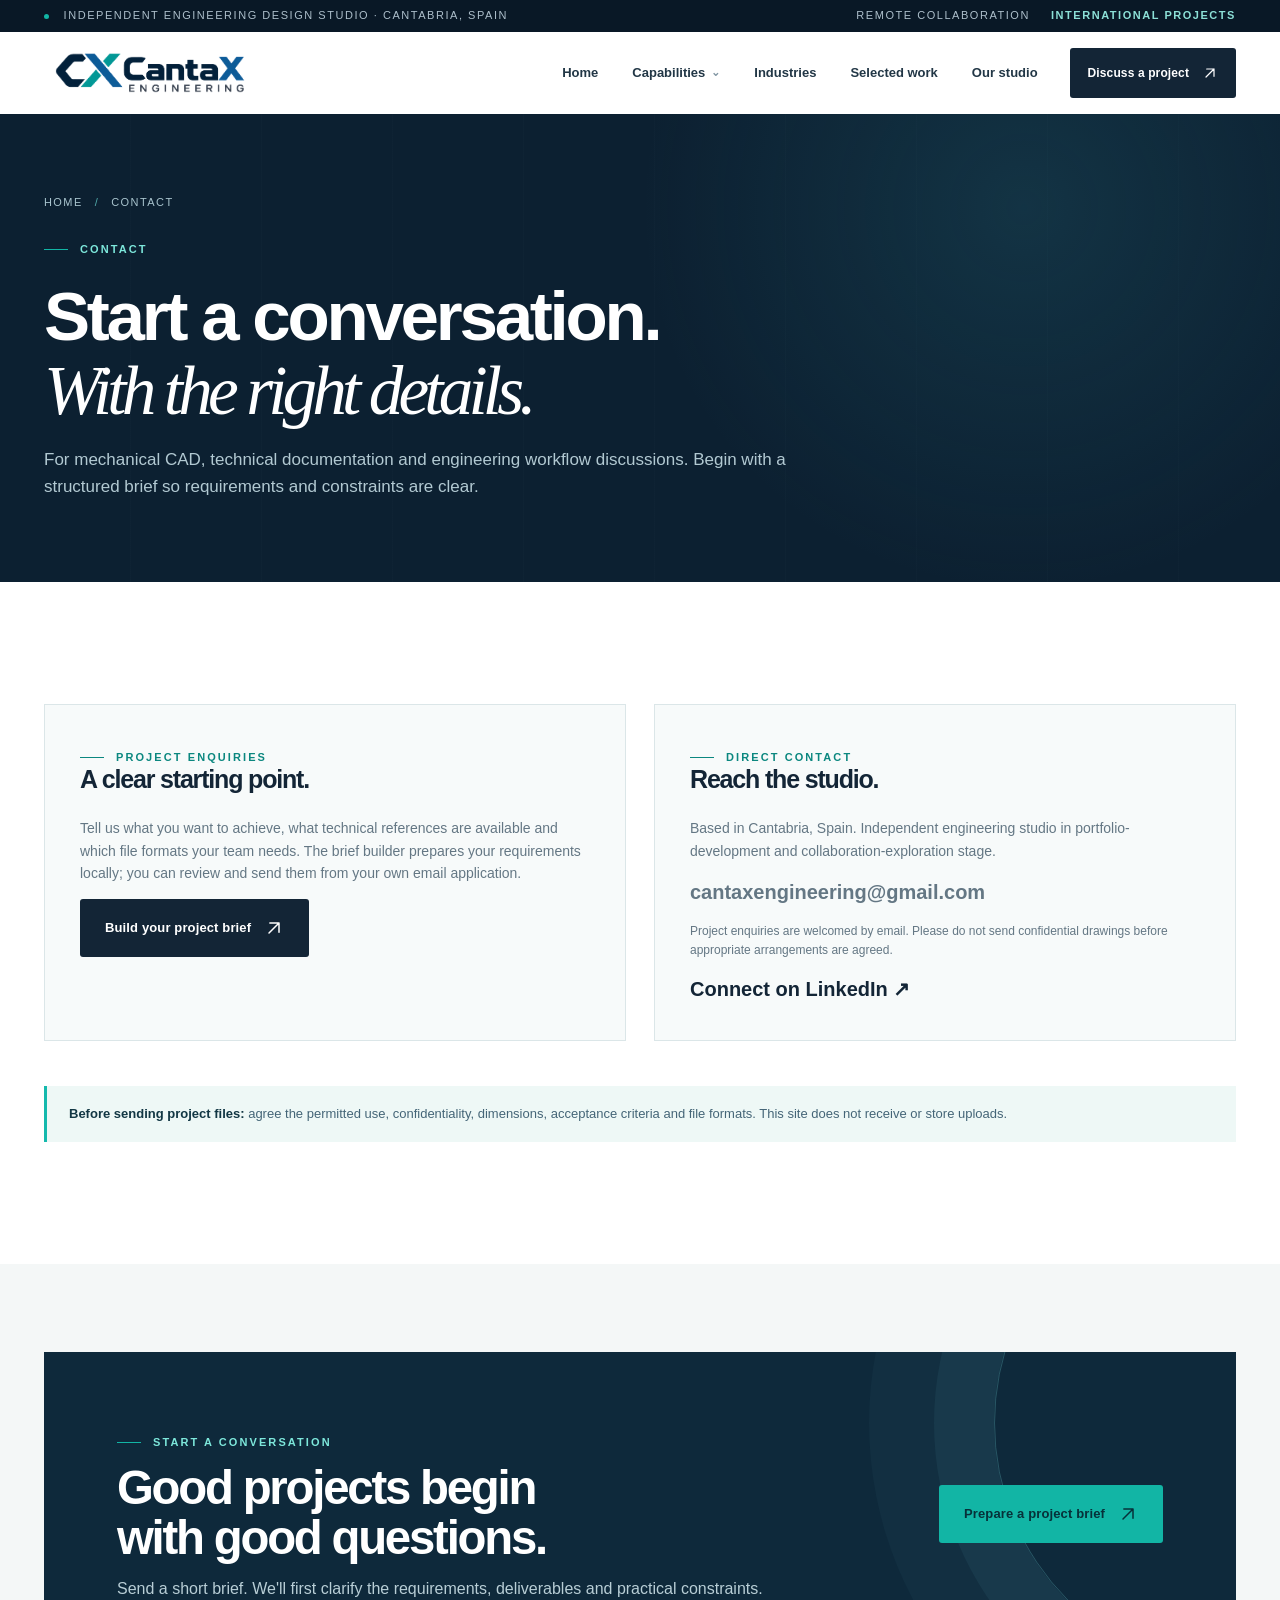
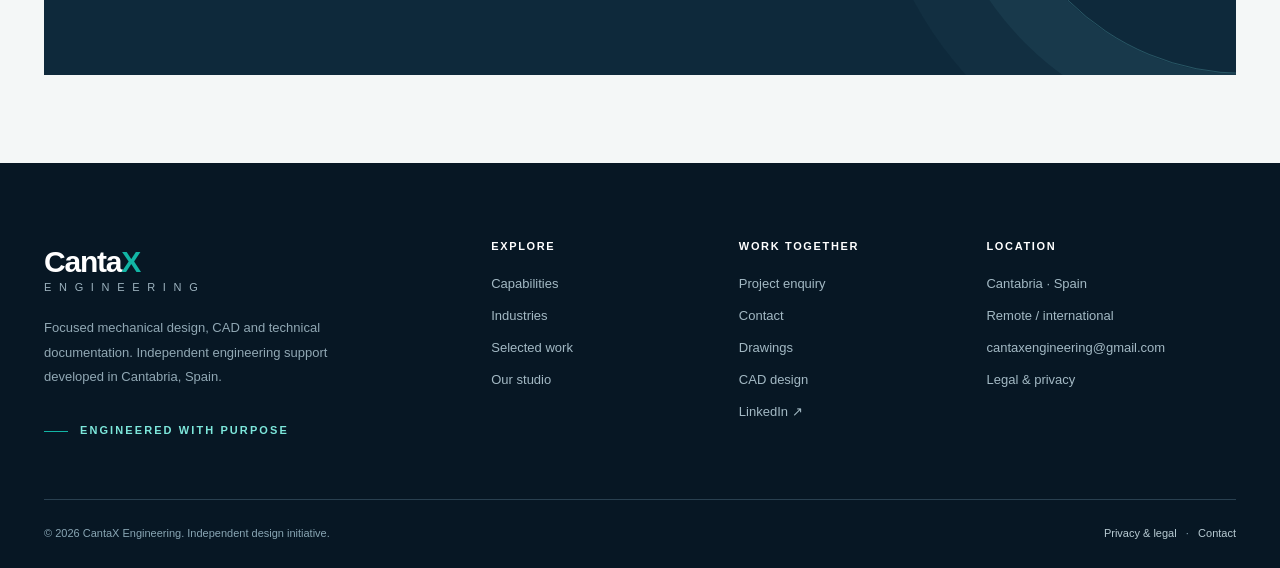
<file: contact.html>
<!doctype html><html lang="en"><head><meta charset="UTF-8"><meta name="viewport" content="width=device-width,initial-scale=1"><meta name="theme-color" content="#091826"><meta name="description" content="Contact CantaX Engineering and prepare a structured mechanical design project enquiry."><meta name="robots" content="index,follow"><meta property="og:type" content="website"><meta property="og:title" content="Contact | CantaX Engineering"><meta property="og:description" content="Contact CantaX Engineering and prepare a structured mechanical design project enquiry."><meta property="og:image" content="assets/social.jpg"><title>Contact | CantaX Engineering</title><link rel="icon" href="assets/icon.png"><link rel="stylesheet" href="styles.css"><script src="site-config.js?v=20261020-contact2" defer></script><script src="site.js" defer></script></head><body><a href="#main" class="sr-only">Skip to content</a><div class="utility"><div class="container"><span><i class="utility-dot"></i> Independent engineering design studio · Cantabria, Spain</span><div class="utility-right"><span>Remote collaboration</span><strong>International projects</strong></div></div></div>
<header class="site-header"><div class="container navbar"><a class="brand" href="index.html" aria-label="CantaX Engineering home"><img src="assets/logo.png" width="214" height="72" alt="CantaX Engineering"></a>
<nav class="desktop-nav" aria-label="Main navigation"><a href="index.html" class="nav-link ">Home</a><div class="nav-entry"><a class="nav-link " href="services.html">Capabilities <span class="mini-chevron">⌄</span></a><div class="mega"><a href="services.html#cad">3D CAD modeling<small>Parametric parts and assemblies</small>↗</a><a href="services.html#drawings">Manufacturing drawings<small>Dimensions, details and revision control</small>↗</a><a href="services.html#bom">BOM & technical documentation<small>Clear manufacturing handover</small>↗</a><a href="services.html#conversion">CAD conversion and revisions<small>Open interchange files</small>↗</a><a href="services.html#automation">Engineering automation<small>Scripts, spreadsheets and data flows</small>↗</a></div></div><a href="industries.html" class="nav-link ">Industries</a><a href="work.html" class="nav-link ">Selected work</a><a href="studio.html" class="nav-link ">Our studio</a></nav>
<div class="header-actions"><a class="top-btn" href="brief.html">Discuss a project <span class="icon" aria-hidden="true"><svg width="16" height="16" viewBox="0 0 24 24" xmlns="http://www.w3.org/2000/svg"><path d="M6 18 18 6M7 6h11v11"/></svg></span></a><button type="button" class="mobile-toggle" data-mobile-toggle aria-expanded="false" aria-label="Toggle main menu" aria-controls="mobile-nav"><span class="icon" aria-hidden="true"><svg width="20" height="20" viewBox="0 0 24 24" xmlns="http://www.w3.org/2000/svg"><path d="M4 7h16M4 12h16M4 17h16"/></svg></span></button></div></div>
<nav class="mobile-nav" id="mobile-nav" aria-label="Mobile navigation"><a href="index.html">Home</a><a href="services.html">Capabilities & services</a><a class="subnav" href="services.html#cad">3D CAD modeling</a><a class="subnav" href="services.html#drawings">Manufacturing drawings</a><a class="subnav" href="services.html#bom">Technical documentation</a><a href="industries.html">Industries</a><a href="work.html">Selected work</a><a href="studio.html">Our studio</a><a href="brief.html">Discuss a project ↗</a><a href="contact.html">Contact</a></nav></header><main id="main"><section class="page-hero"><div class="container"><div class="breadcrumbs"><a href="index.html">Home</a><span>/</span>Contact</div><span class="eyebrow light" style="margin-top:30px">Contact</span><h1>Start a conversation.<br><span class="serif">With the right details.</span></h1><p>For mechanical CAD, technical documentation and engineering workflow discussions. Begin with a structured brief so requirements and constraints are clear.</p></div></section>
<section class="section white"><div class="container"><div class="contact-grid">
<article class="contact-tile"><span class="section-label">Project enquiries</span><h3>A clear starting point.</h3><p>Tell us what you want to achieve, what technical references are available and which file formats your team needs. The brief builder prepares your requirements locally; you can review and send them from your own email application.</p><a class="btn btn-dark" href="brief.html">Build your project brief <span class="icon" aria-hidden="true"><svg width="20" height="20" viewBox="0 0 24 24" xmlns="http://www.w3.org/2000/svg"><path d="M6 18 18 6M7 6h11v11"/></svg></span></a></article>
<article class="contact-tile"><span class="section-label">Direct contact</span><h3>Reach the studio.</h3><p>Based in Cantabria, Spain. Independent engineering studio in portfolio-development and collaboration-exploration stage.</p><p><a class="contact-address" data-contact-link href="mailto:cantaxengineering@gmail.com">cantaxengineering@gmail.com</a></p><p style="font-size:12px">Project enquiries are welcomed by email. Please do not send confidential drawings before appropriate arrangements are agreed.</p></article></div>
<div style="margin-top:45px" class="notice"><strong>Before sending project files:</strong> agree the permitted use, confidentiality, dimensions, acceptance criteria and file formats. This site does not receive or store uploads.</div></div></section><section class="section-small soft"><div class="container"><div class="cta-panel"><div class="cta-content"><div><span class="eyebrow light">START A CONVERSATION</span><h2>Good projects begin<br>with good questions.</h2><p>Send a short brief. We'll first clarify the requirements, deliverables and practical constraints.</p></div><a href="brief.html" class="btn btn-primary">Prepare a project brief <span class="icon" aria-hidden="true"><svg width="17" height="17" viewBox="0 0 24 24" xmlns="http://www.w3.org/2000/svg"><path d="M6 18 18 6M7 6h11v11"/></svg></span></a></div></div></div></section></main><footer class="site-footer"><div class="container footer-grid">
<div><a class="footer-brand" href="index.html">Canta<b>X</b><small>E N G I N E E R I N G</small></a><p class="footer-intro">Focused mechanical design, CAD and technical documentation. Independent engineering support developed in Cantabria, Spain.</p><span class="eyebrow light">Engineered with purpose</span></div>
<div class="footer-col"><h4>Explore</h4><a href="services.html">Capabilities</a><a href="industries.html">Industries</a><a href="work.html">Selected work</a><a href="studio.html">Our studio</a></div>
<div class="footer-col"><h4>Work together</h4><a href="brief.html">Project enquiry</a><a href="contact.html">Contact</a><a href="services.html#drawings">Drawings</a><a href="services.html#cad">CAD design</a></div>
<div class="footer-col"><h4>Location</h4><span>Cantabria · Spain</span><span>Remote / international</span><span data-contact-availability>Contact address pending</span><a href="legal.html">Legal & privacy</a></div></div>
<div class="container footer-bottom"><span>© <span data-year>2026</span> CantaX Engineering. Independent design initiative.</span><span><a href="legal.html">Privacy & legal</a> &nbsp; · &nbsp; <a href="contact.html">Contact</a></span></div></footer></body></html>
</file>
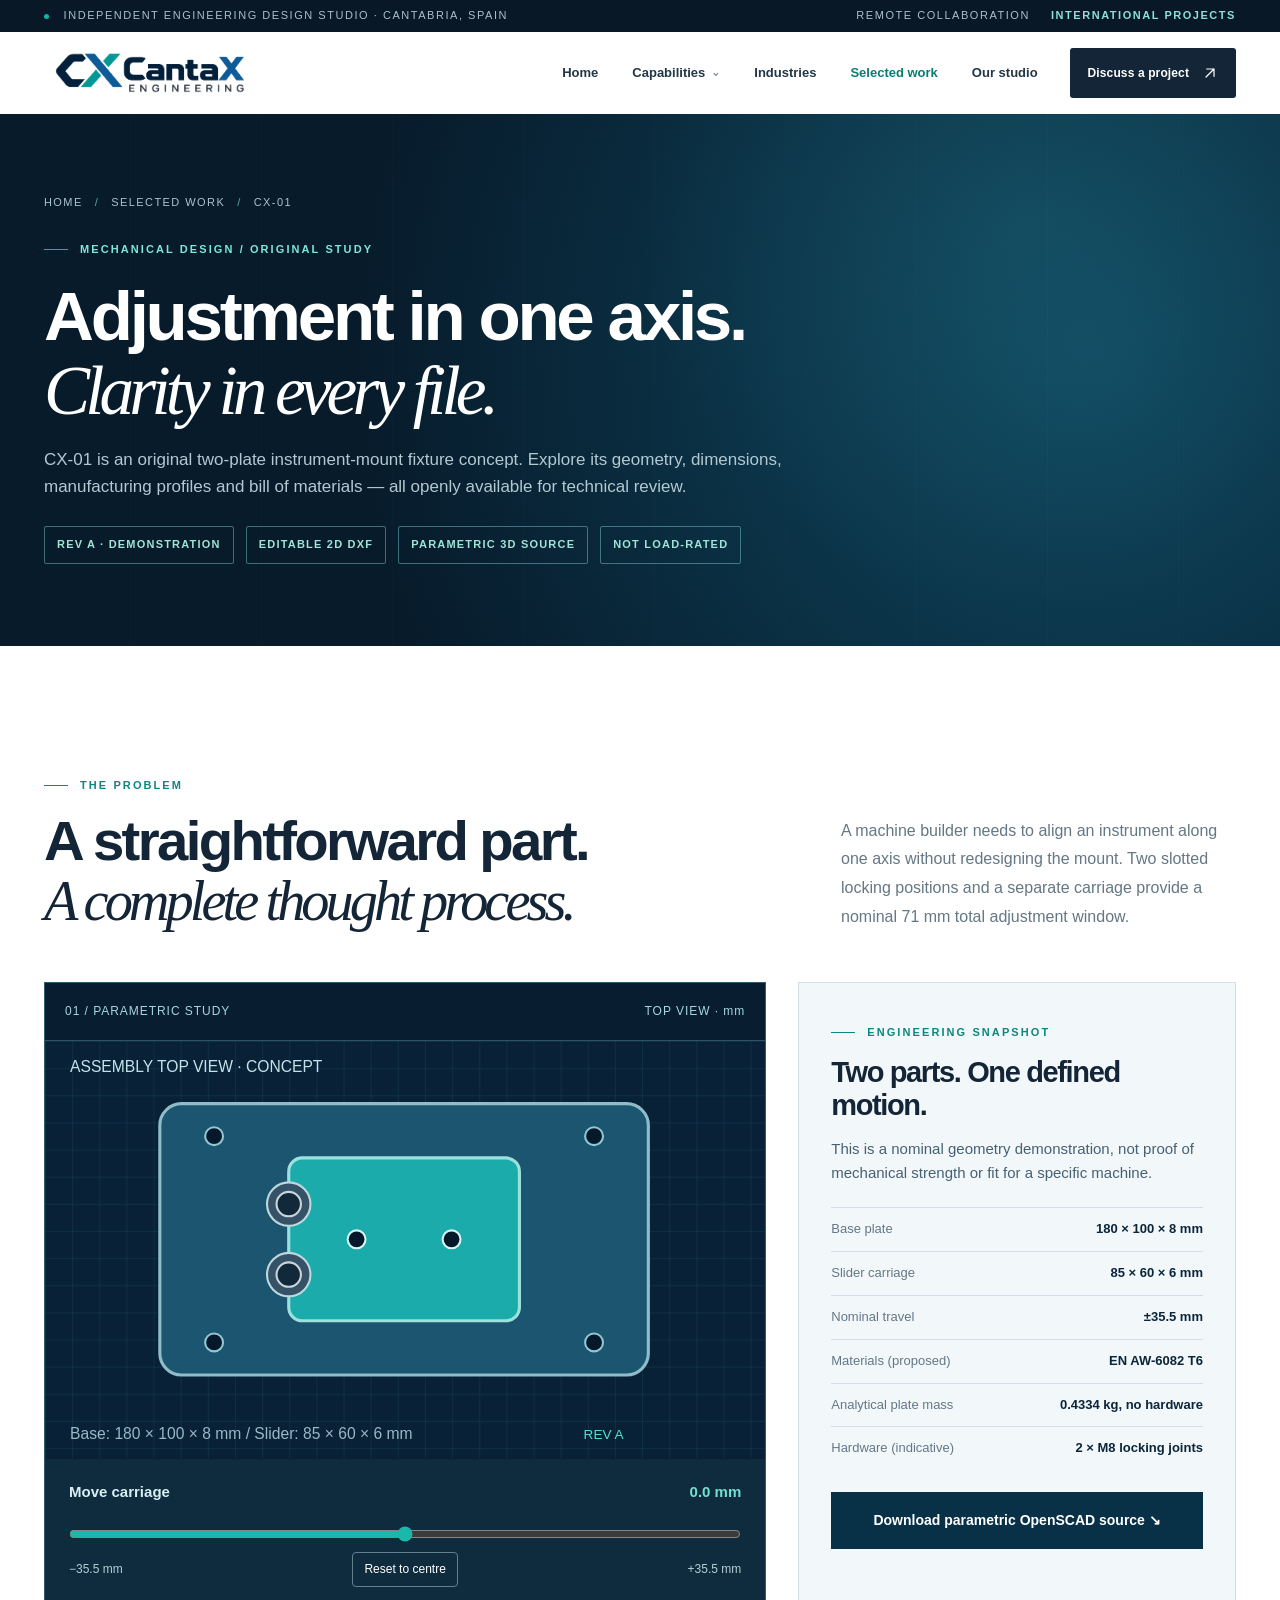
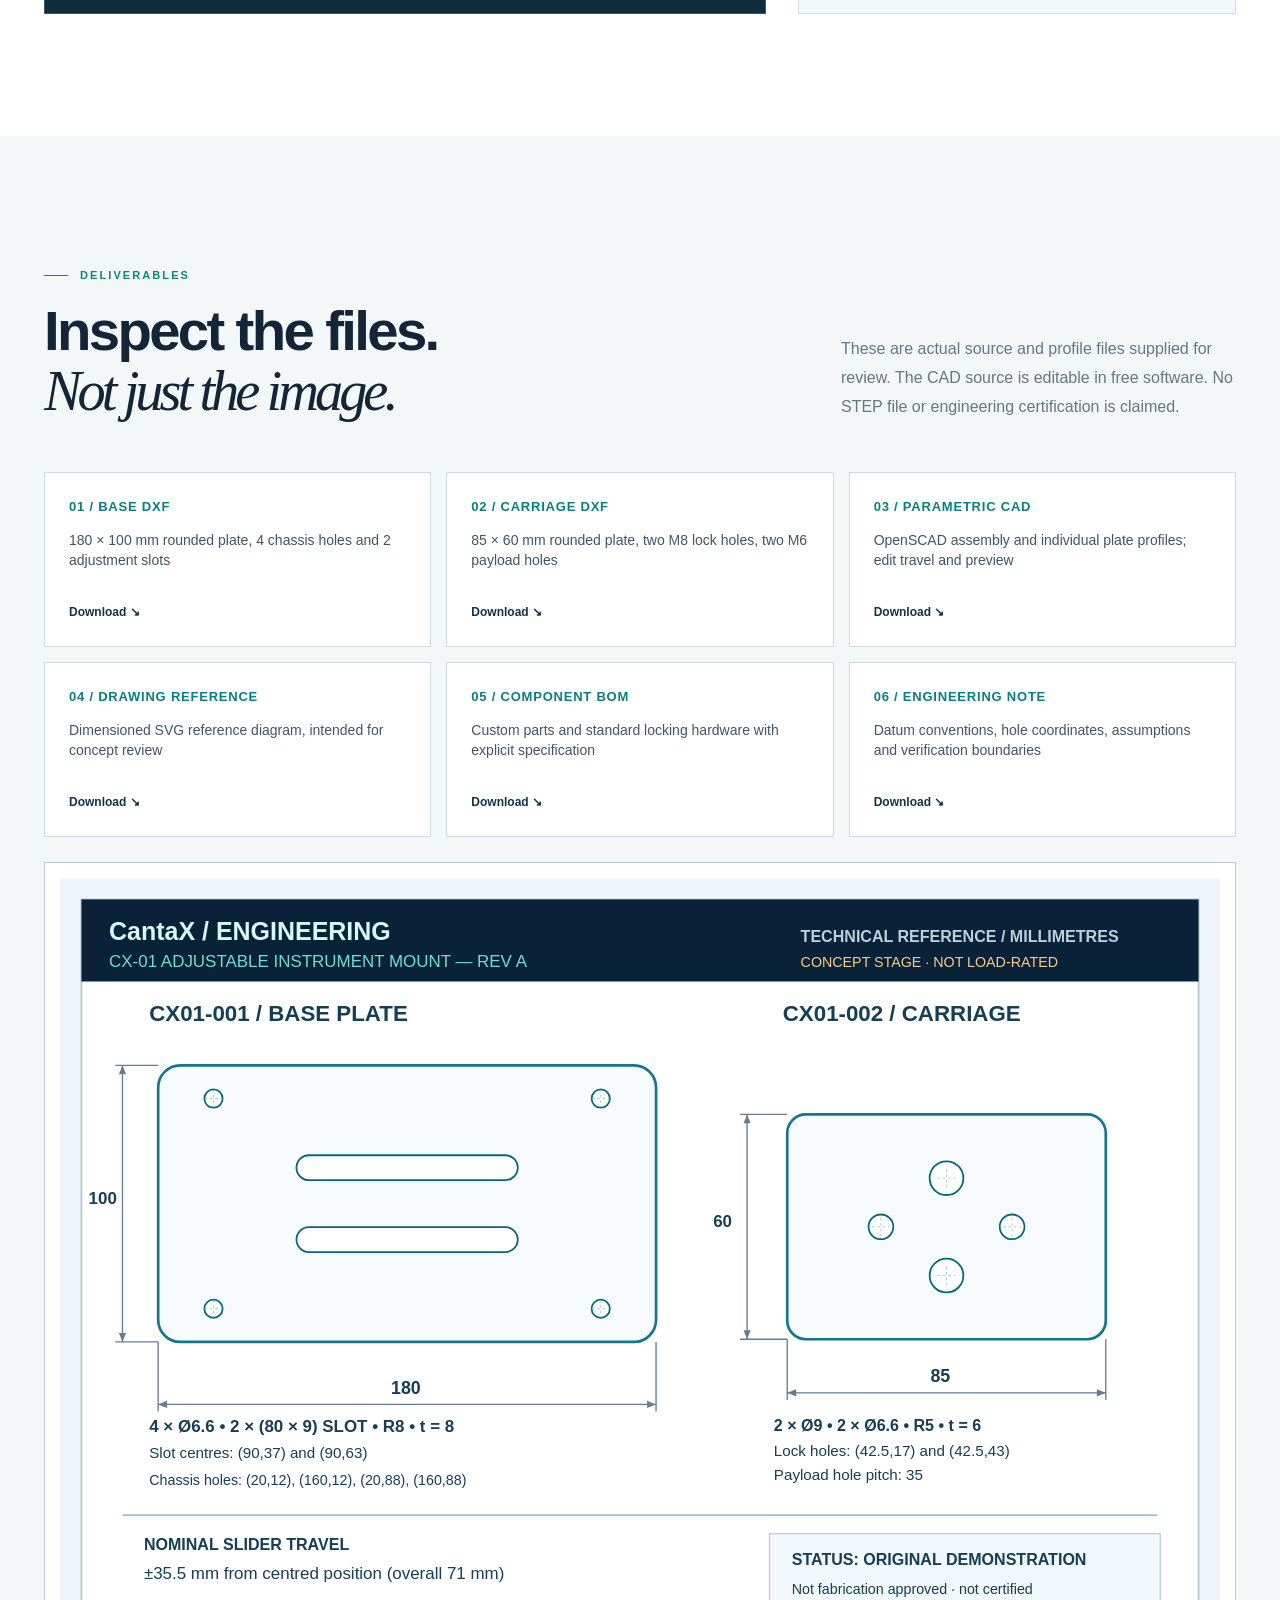
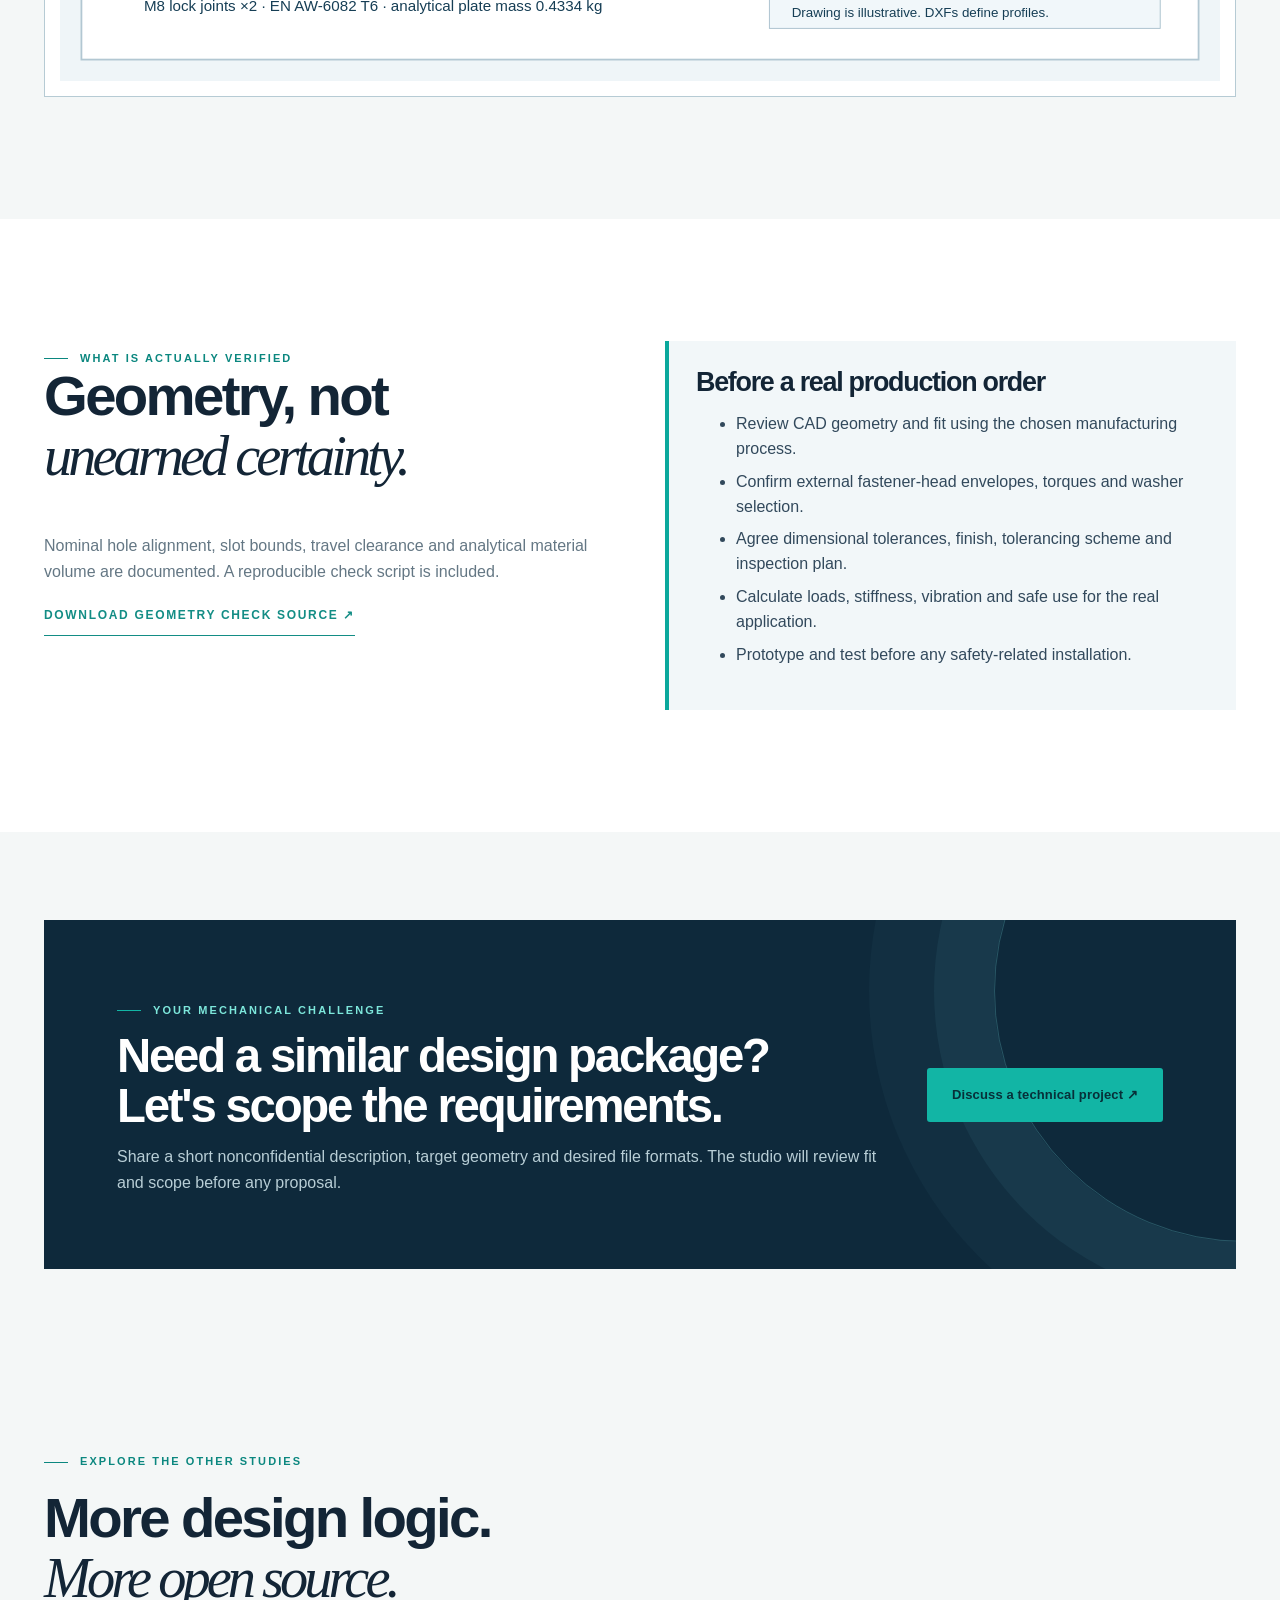
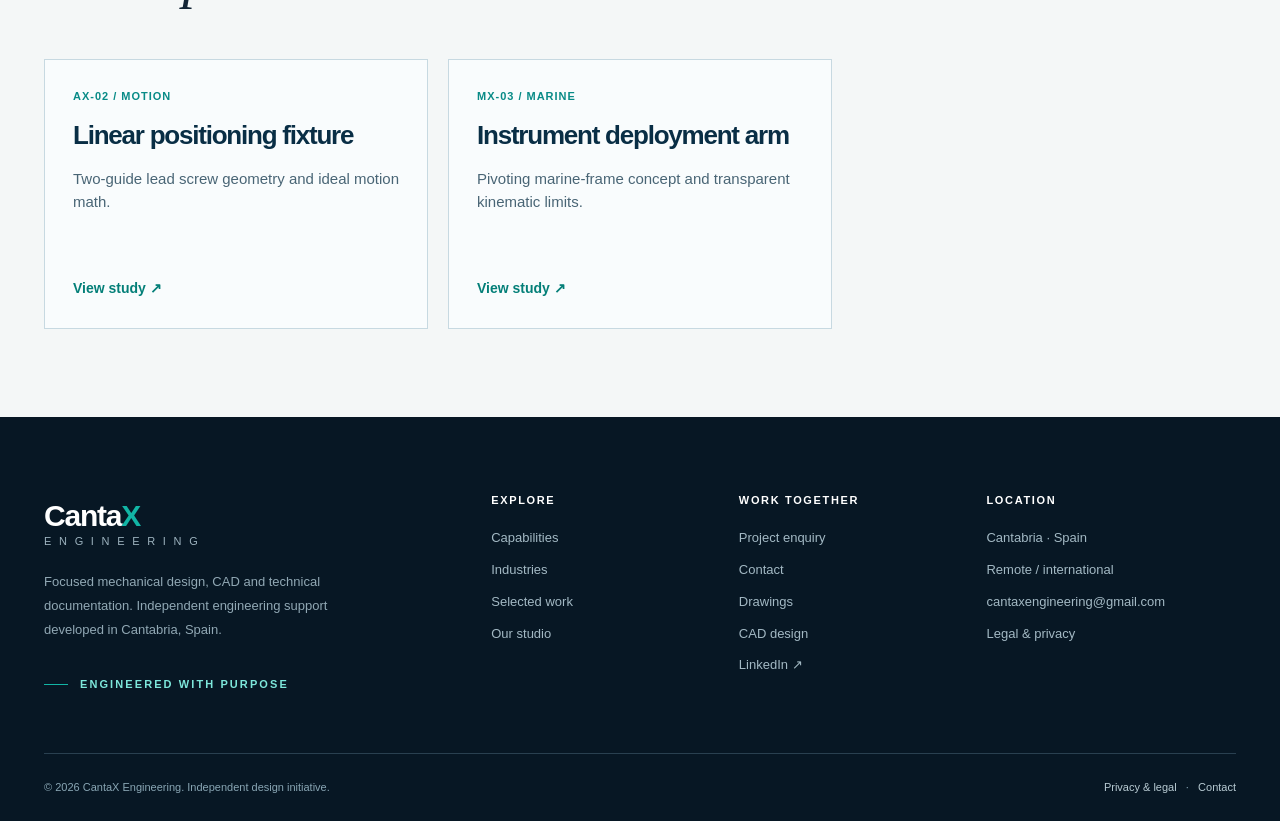
<file: cx01.html>
<!doctype html><html lang="en"><head><meta charset="UTF-8"><meta name="viewport" content="width=device-width,initial-scale=1"><meta name="theme-color" content="#091826"><meta name="description" content="Transparent technical portfolio of academic concepts, independent demonstrations and emerging CAD work."><meta name="robots" content="index,follow"><meta property="og:type" content="website"><meta property="og:title" content="Selected Work | CantaX Engineering"><meta property="og:description" content="Transparent technical portfolio of academic concepts, independent demonstrations and emerging CAD work."><meta property="og:image" content="assets/social.jpg"><title>CX-01 Adjustable Fixture | CantaX Engineering</title><link rel="icon" href="assets/icon.png"><link rel="stylesheet" href="styles.css"><script src="site-config.js?v=20261020-contact2" defer></script><script src="site.js" defer></script><link rel="stylesheet" href="cx01.css?v=1"></head><body><a href="#main" class="sr-only">Skip to content</a><div class="utility"><div class="container"><span><i class="utility-dot"></i> Independent engineering design studio · Cantabria, Spain</span><div class="utility-right"><span>Remote collaboration</span><strong>International projects</strong></div></div></div>
<header class="site-header"><div class="container navbar"><a class="brand" href="index.html" aria-label="CantaX Engineering home"><img src="assets/logo.png" width="214" height="72" alt="CantaX Engineering"></a>
<nav class="desktop-nav" aria-label="Main navigation"><a href="index.html" class="nav-link ">Home</a><div class="nav-entry"><a class="nav-link " href="services.html">Capabilities <span class="mini-chevron">⌄</span></a><div class="mega"><a href="services.html#cad">3D CAD modeling<small>Parametric parts and assemblies</small>↗</a><a href="services.html#drawings">Manufacturing drawings<small>Dimensions, details and revision control</small>↗</a><a href="services.html#bom">BOM & technical documentation<small>Clear manufacturing handover</small>↗</a><a href="services.html#conversion">CAD conversion and revisions<small>Open interchange files</small>↗</a><a href="services.html#automation">Engineering automation<small>Scripts, spreadsheets and data flows</small>↗</a></div></div><a href="industries.html" class="nav-link ">Industries</a><a href="work.html" class="nav-link active">Selected work</a><a href="studio.html" class="nav-link ">Our studio</a></nav>
<div class="header-actions"><a class="top-btn" href="brief.html">Discuss a project <span class="icon" aria-hidden="true"><svg width="16" height="16" viewBox="0 0 24 24" xmlns="http://www.w3.org/2000/svg"><path d="M6 18 18 6M7 6h11v11"/></svg></span></a><button type="button" class="mobile-toggle" data-mobile-toggle aria-expanded="false" aria-label="Toggle main menu" aria-controls="mobile-nav"><span class="icon" aria-hidden="true"><svg width="20" height="20" viewBox="0 0 24 24" xmlns="http://www.w3.org/2000/svg"><path d="M4 7h16M4 12h16M4 17h16"/></svg></span></button></div></div>
<nav class="mobile-nav" id="mobile-nav" aria-label="Mobile navigation"><a href="index.html">Home</a><a href="services.html">Capabilities & services</a><a class="subnav" href="services.html#cad">3D CAD modeling</a><a class="subnav" href="services.html#drawings">Manufacturing drawings</a><a class="subnav" href="services.html#bom">Technical documentation</a><a href="industries.html">Industries</a><a href="work.html">Selected work</a><a href="studio.html">Our studio</a><a href="brief.html">Discuss a project ↗</a><a href="contact.html">Contact</a></nav></header><main id="main" class="cx01-page">
<section class="page-hero"><div class="container">
<div class="breadcrumbs"><a href="index.html">Home</a><span>/</span><a href="work.html">Selected work</a><span>/</span>CX-01</div>
<span class="eyebrow light" style="margin-top:30px">MECHANICAL DESIGN / ORIGINAL STUDY</span>
<h1>Adjustment in one axis.<br><span class="serif">Clarity in every file.</span></h1>
<p>CX-01 is an original two-plate instrument-mount fixture concept. Explore its geometry, dimensions, manufacturing profiles and bill of materials — all openly available for technical review.</p>
<div class="cx01-hero-tags"><span>REV A · DEMONSTRATION</span><span>EDITABLE 2D DXF</span><span>PARAMETRIC 3D SOURCE</span><span>NOT LOAD-RATED</span></div>
</div></section>
<section class="section white"><div class="container">
<div class="section-head"><div><span class="section-label">The problem</span><h2>A straightforward part.<br><span class="serif">A complete thought process.</span></h2></div>
<p>A machine builder needs to align an instrument along one axis without redesigning the mount. Two slotted locking positions and a separate carriage provide a nominal 71 mm total adjustment window.</p></div>
<div class="cx01-grid">
<div class="cx01-live">
<div class="cx01-topline"><span>01 / PARAMETRIC STUDY</span><span>TOP VIEW · mm</span></div>
<svg class="cx01-assembly" viewBox="0 0 690 400" role="img" aria-label="Top view of parametric instrument mounting plate with movable carriage and nominal bolted locking joints">
<defs><pattern id="cxgrid" width="26" height="26" patternUnits="userSpaceOnUse"><path d="M26 0H0V26" fill="none" stroke="#18465e" stroke-width=".7"/></pattern></defs>
<rect width="690" height="400" fill="#092136"/><rect width="690" height="400" fill="url(#cxgrid)"/>
<rect x="110" y="60" width="468" height="260" rx="20.8" fill="#1c5570" stroke="#8ebcc9" stroke-width="3"/>
<circle cx="162" cy="91.2" r="8.58" fill="#06192a" stroke="#91c7d4" stroke-width="2"/><circle cx="526" cy="91.2" r="8.58" fill="#06192a" stroke="#91c7d4" stroke-width="2"/><circle cx="162" cy="288.8" r="8.58" fill="#06192a" stroke="#91c7d4" stroke-width="2"/><circle cx="526" cy="288.8" r="8.58" fill="#06192a" stroke="#91c7d4" stroke-width="2"/>
<rect x="240" y="144.5" width="208" height="23.400000000000002" rx="11.700000000000001" fill="#06192a" stroke="#79c7d1" stroke-width="2"/><rect x="240" y="212.1" width="208" height="23.400000000000002" rx="11.700000000000001" fill="#06192a" stroke="#79c7d1" stroke-width="2"/>
<g id="cx01-slider" transform="translate(233.5 112)">
 <rect x="0" y="0" width="221" height="156" rx="13" fill="#1babaa" stroke="#9de1dd" stroke-width="3"/>
 <circle cx="65" cy="78" r="8.58" fill="#06192a" stroke="#d7f6f5" stroke-width="2"/><circle cx="156" cy="78" r="8.58" fill="#06192a" stroke="#d7f6f5" stroke-width="2"/>
 <g><circle cx="0" cy="44.2" r="20.8" fill="#355266" stroke="#bdd8df" stroke-width="2"/><circle cx="0" cy="44.2" r="11.700000000000001" fill="#12293b" stroke="#c9d5db" stroke-width="2"/><circle cx="0" cy="111.8" r="20.8" fill="#355266" stroke="#bdd8df" stroke-width="2"/><circle cx="0" cy="111.8" r="11.700000000000001" fill="#12293b" stroke="#c9d5db" stroke-width="2"/></g>
</g>
<text x="24" y="30" font-size="15" fill="#c2e2e9" font-family="Arial,sans-serif">ASSEMBLY TOP VIEW · CONCEPT</text>
<text x="24" y="381" font-size="15" fill="#9ab8c5" font-family="Arial,sans-serif">Base: 180 × 100 × 8 mm   /   Slider: 85 × 60 × 6 mm</text>
<text x="516" y="381" font-size="13" fill="#4de3d1" font-family="Arial,sans-serif">REV A</text>
</svg>
<div class="cx01-live-controls">
<label for="cx01-travel">Move carriage <output id="cx01-travel-value" for="cx01-travel">0.0 mm</output></label>
<input id="cx01-travel" type="range" min="-35.5" max="35.5" step="0.5" value="0" aria-label="Position of movable carriage in millimetres"/>
<div class="cx01-extents"><span>−35.5 mm</span><button id="cx01-reset" type="button">Reset to centre</button><span>+35.5 mm</span></div>
</div></div>
<div class="cx01-spec">
<span class="section-label">Engineering snapshot</span><h3>Two parts. One defined motion.</h3>
<p>This is a nominal geometry demonstration, not proof of mechanical strength or fit for a specific machine.</p>
<dl><div><dt>Base plate</dt><dd>180 × 100 × 8 mm</dd></div>
<div><dt>Slider carriage</dt><dd>85 × 60 × 6 mm</dd></div>
<div><dt>Nominal travel</dt><dd>±35.5 mm</dd></div>
<div><dt>Materials (proposed)</dt><dd>EN AW-6082 T6</dd></div>
<div><dt>Analytical plate mass</dt><dd>0.4334 kg, no hardware</dd></div>
<div><dt>Hardware (indicative)</dt><dd>2 × M8 locking joints</dd></div></dl>
<a class="cx01-primary" href="projects/cx-01/CX01_assembly.scad" download>Download parametric OpenSCAD source ↘</a>
</div></div>
</div></section>
<section class="section soft"><div class="container">
<div class="section-head"><div><span class="section-label">Deliverables</span><h2>Inspect the files.<br><span class="serif">Not just the image.</span></h2></div><p>These are actual source and profile files supplied for review. The CAD source is editable in free software. No STEP file or engineering certification is claimed.</p></div>
<div class="cx01-downloads">
<a href="projects/cx-01/CX01_base_profile.dxf" download><strong>01 / BASE DXF</strong><span>180 × 100 mm rounded plate, 4 chassis holes and 2 adjustment slots</span><b>Download ↘</b></a>
<a href="projects/cx-01/CX01_slider_profile.dxf" download><strong>02 / CARRIAGE DXF</strong><span>85 × 60 mm rounded plate, two M8 lock holes, two M6 payload holes</span><b>Download ↘</b></a>
<a href="projects/cx-01/CX01_assembly.scad" download><strong>03 / PARAMETRIC CAD</strong><span>OpenSCAD assembly and individual plate profiles; edit travel and preview</span><b>Download ↘</b></a>
<a href="projects/cx-01/CX01_engineering_drawing.svg" download><strong>04 / DRAWING REFERENCE</strong><span>Dimensioned SVG reference diagram, intended for concept review</span><b>Download ↘</b></a>
<a href="projects/cx-01/CX01_bom.csv" download><strong>05 / COMPONENT BOM</strong><span>Custom parts and standard locking hardware with explicit specification</span><b>Download ↘</b></a>
<a href="projects/cx-01/README.md" download><strong>06 / ENGINEERING NOTE</strong><span>Datum conventions, hole coordinates, assumptions and verification boundaries</span><b>Download ↘</b></a>
</div>
<div class="cx01-drawing"><img src="projects/cx-01/CX01_engineering_drawing.svg" loading="lazy" alt="Dimensioned vector drawing of CX-01 base and carriage plates"/></div>
</div></section>
<section class="section white"><div class="container">
<div class="cx01-principles">
<div><span class="section-label">What is actually verified</span><h2>Geometry, not<br><span class="serif">unearned certainty.</span></h2><p>Nominal hole alignment, slot bounds, travel clearance and analytical material volume are documented. A reproducible check script is included.</p>
<p><a class="inline-link" href="projects/cx-01/CX01_checks.js" download>Download geometry check source ↗</a></p></div>
<div class="cx01-boundaries"><h3>Before a real production order</h3>
<ul><li>Review CAD geometry and fit using the chosen manufacturing process.</li><li>Confirm external fastener-head envelopes, torques and washer selection.</li><li>Agree dimensional tolerances, finish, tolerancing scheme and inspection plan.</li><li>Calculate loads, stiffness, vibration and safe use for the real application.</li><li>Prototype and test before any safety-related installation.</li></ul>
</div></div></div></section>
<section class="section-small soft"><div class="container"><div class="cta-panel"><div class="cta-content"><div>
<span class="eyebrow light">YOUR MECHANICAL CHALLENGE</span><h2>Need a similar design package?<br>Let's scope the requirements.</h2>
<p>Share a short nonconfidential description, target geometry and desired file formats. The studio will review fit and scope before any proposal.</p>
</div><a href="brief.html" class="btn btn-primary">Discuss a technical project ↗</a></div></div></div></section>
<section class="section-small soft"><div class="container"><div class="section-head"><div><span class="section-label">Explore the other studies</span><h2>More design logic.<br><span class="serif">More open source.</span></h2></div></div><div class="engagement-grid"><article class="engagement-card"><span>AX-02 / MOTION</span><h3>Linear positioning fixture</h3><p>Two-guide lead screw geometry and ideal motion math.</p><a href="ax02.html">View study ↗</a></article><article class="engagement-card"><span>MX-03 / MARINE</span><h3>Instrument deployment arm</h3><p>Pivoting marine-frame concept and transparent kinematic limits.</p><a href="mx03.html">View study ↗</a></article></div></div></section></main><footer class="site-footer"><div class="container footer-grid">
<div><a class="footer-brand" href="index.html">Canta<b>X</b><small>E N G I N E E R I N G</small></a><p class="footer-intro">Focused mechanical design, CAD and technical documentation. Independent engineering support developed in Cantabria, Spain.</p><span class="eyebrow light">Engineered with purpose</span></div>
<div class="footer-col"><h4>Explore</h4><a href="services.html">Capabilities</a><a href="industries.html">Industries</a><a href="work.html">Selected work</a><a href="studio.html">Our studio</a></div>
<div class="footer-col"><h4>Work together</h4><a href="brief.html">Project enquiry</a><a href="contact.html">Contact</a><a href="services.html#drawings">Drawings</a><a href="services.html#cad">CAD design</a></div>
<div class="footer-col"><h4>Location</h4><span>Cantabria · Spain</span><span>Remote / international</span><span data-contact-availability>Contact address pending</span><a href="legal.html">Legal & privacy</a></div></div>
<div class="container footer-bottom"><span>© <span data-year>2026</span> CantaX Engineering. Independent design initiative.</span><span><a href="legal.html">Privacy & legal</a> &nbsp; · &nbsp; <a href="contact.html">Contact</a></span></div></footer><script defer src="cx01.js?v=1"></script></body></html>
</file>
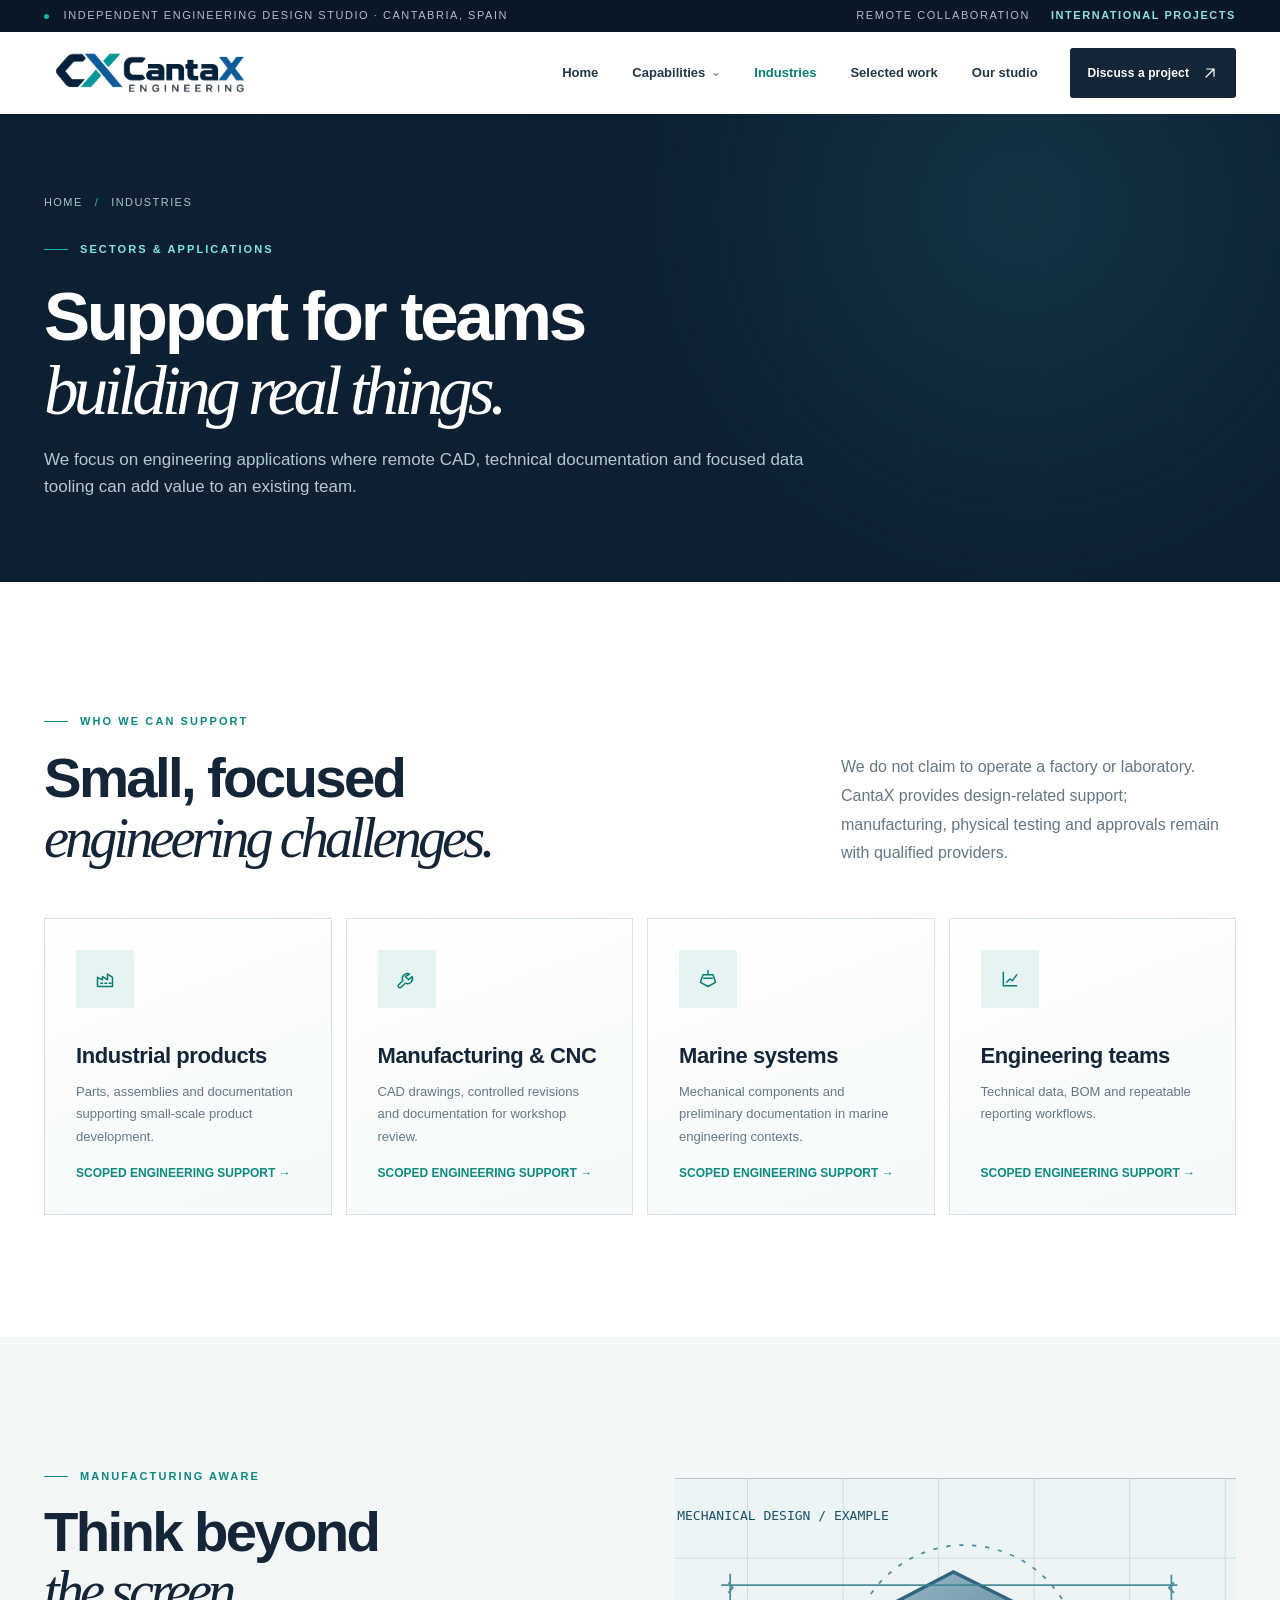
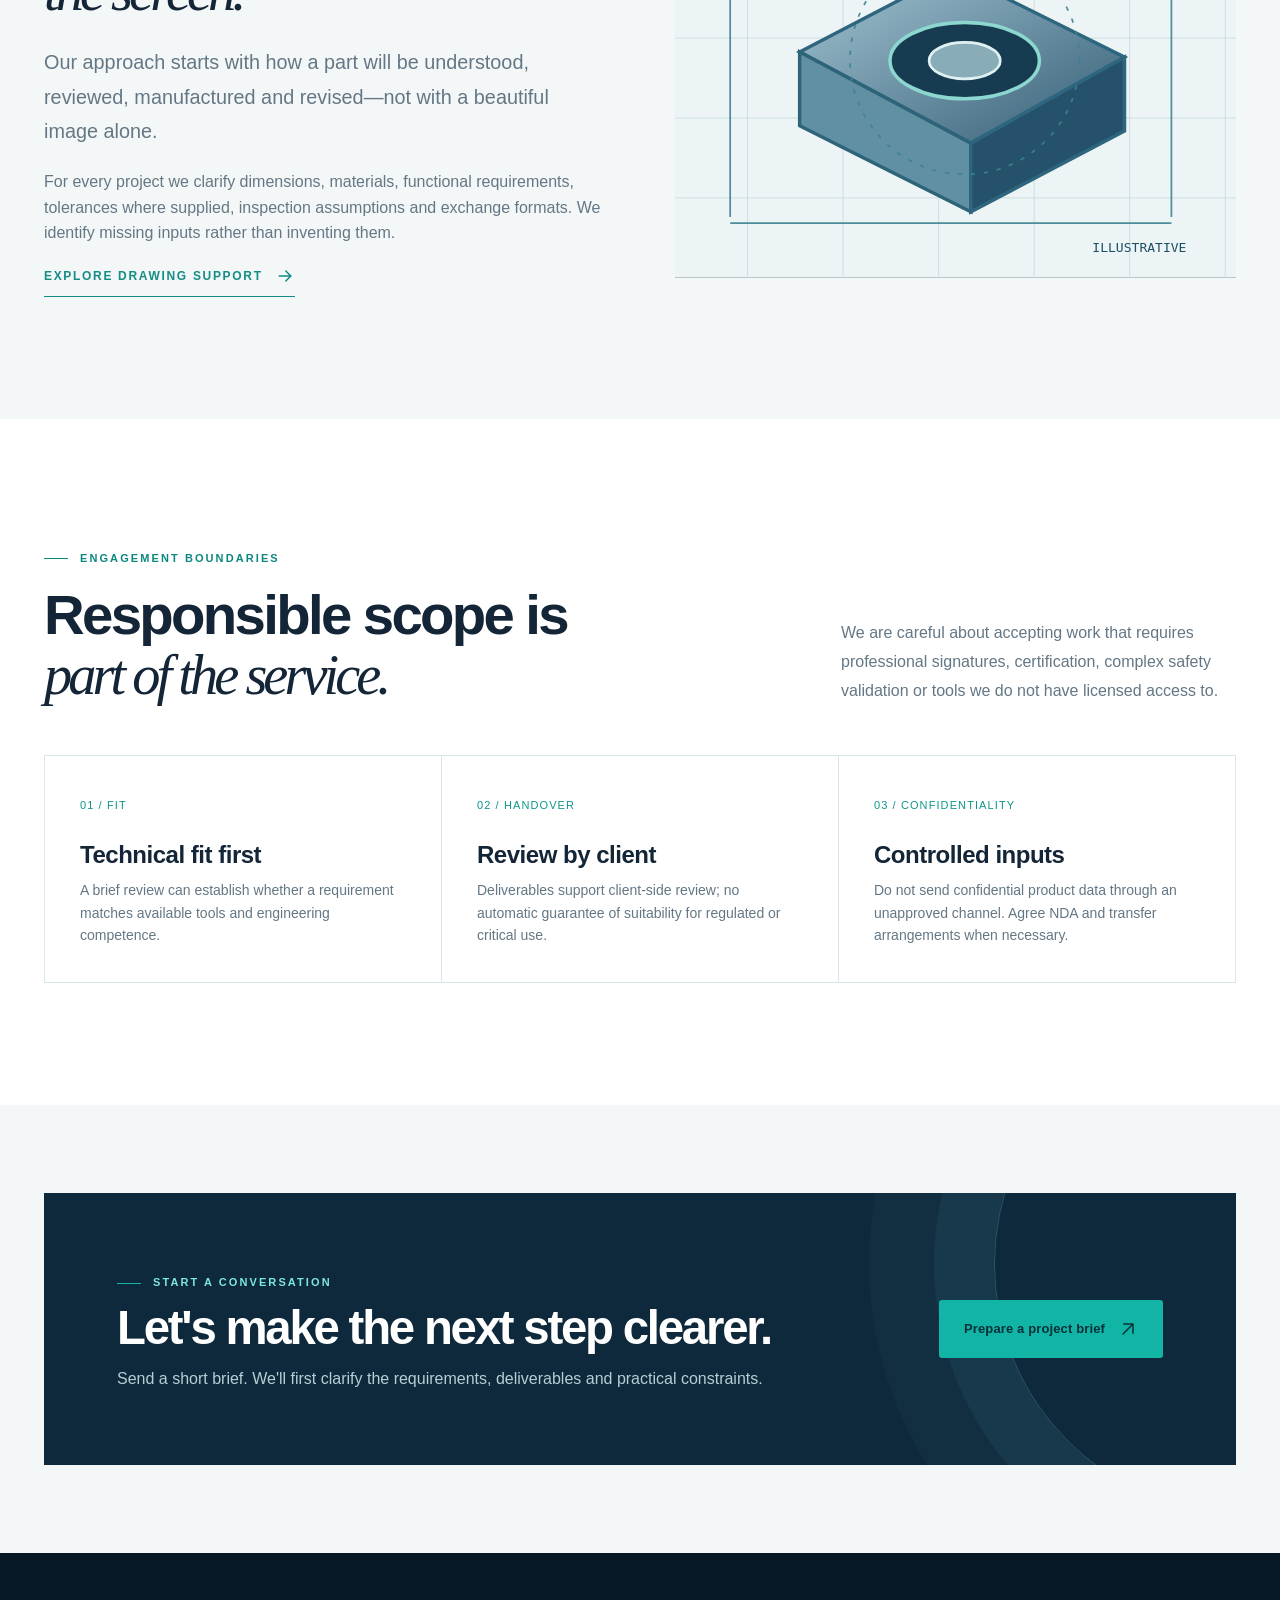
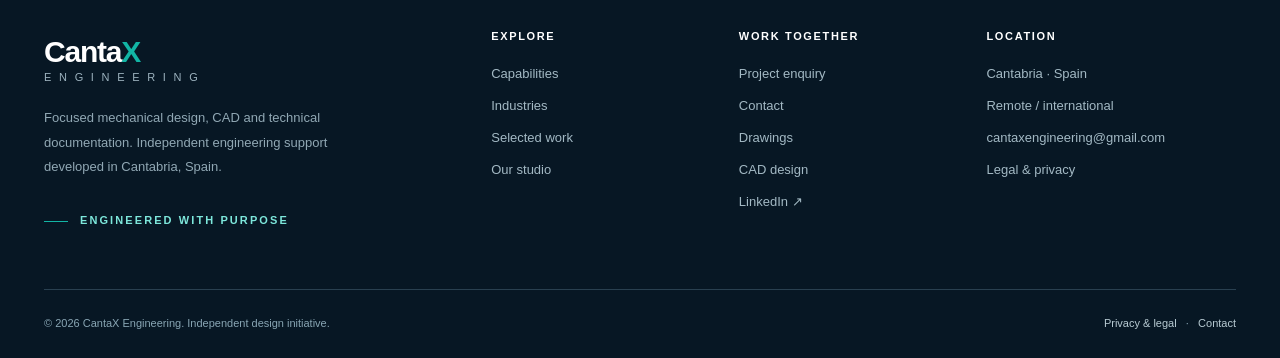
<file: industries.html>
<!doctype html><html lang="en"><head><meta charset="UTF-8"><meta name="viewport" content="width=device-width,initial-scale=1"><meta name="theme-color" content="#091826"><meta name="description" content="Mechanical design support for industrial products, manufacturing, marine equipment and engineering teams."><meta name="robots" content="index,follow"><meta property="og:type" content="website"><meta property="og:title" content="Industries | CantaX Engineering"><meta property="og:description" content="Mechanical design support for industrial products, manufacturing, marine equipment and engineering teams."><meta property="og:image" content="assets/social.jpg"><title>Industries | CantaX Engineering</title><link rel="icon" href="assets/icon.png"><link rel="stylesheet" href="styles.css"><script src="site-config.js?v=20261020-contact2" defer></script><script src="site.js" defer></script></head><body><a href="#main" class="sr-only">Skip to content</a><div class="utility"><div class="container"><span><i class="utility-dot"></i> Independent engineering design studio · Cantabria, Spain</span><div class="utility-right"><span>Remote collaboration</span><strong>International projects</strong></div></div></div>
<header class="site-header"><div class="container navbar"><a class="brand" href="index.html" aria-label="CantaX Engineering home"><img src="assets/logo.png" width="214" height="72" alt="CantaX Engineering"></a>
<nav class="desktop-nav" aria-label="Main navigation"><a href="index.html" class="nav-link ">Home</a><div class="nav-entry"><a class="nav-link " href="services.html">Capabilities <span class="mini-chevron">⌄</span></a><div class="mega"><a href="services.html#cad">3D CAD modeling<small>Parametric parts and assemblies</small>↗</a><a href="services.html#drawings">Manufacturing drawings<small>Dimensions, details and revision control</small>↗</a><a href="services.html#bom">BOM & technical documentation<small>Clear manufacturing handover</small>↗</a><a href="services.html#conversion">CAD conversion and revisions<small>Open interchange files</small>↗</a><a href="services.html#automation">Engineering automation<small>Scripts, spreadsheets and data flows</small>↗</a></div></div><a href="industries.html" class="nav-link active">Industries</a><a href="work.html" class="nav-link ">Selected work</a><a href="studio.html" class="nav-link ">Our studio</a></nav>
<div class="header-actions"><a class="top-btn" href="brief.html">Discuss a project <span class="icon" aria-hidden="true"><svg width="16" height="16" viewBox="0 0 24 24" xmlns="http://www.w3.org/2000/svg"><path d="M6 18 18 6M7 6h11v11"/></svg></span></a><button type="button" class="mobile-toggle" data-mobile-toggle aria-expanded="false" aria-label="Toggle main menu" aria-controls="mobile-nav"><span class="icon" aria-hidden="true"><svg width="20" height="20" viewBox="0 0 24 24" xmlns="http://www.w3.org/2000/svg"><path d="M4 7h16M4 12h16M4 17h16"/></svg></span></button></div></div>
<nav class="mobile-nav" id="mobile-nav" aria-label="Mobile navigation"><a href="index.html">Home</a><a href="services.html">Capabilities & services</a><a class="subnav" href="services.html#cad">3D CAD modeling</a><a class="subnav" href="services.html#drawings">Manufacturing drawings</a><a class="subnav" href="services.html#bom">Technical documentation</a><a href="industries.html">Industries</a><a href="work.html">Selected work</a><a href="studio.html">Our studio</a><a href="brief.html">Discuss a project ↗</a><a href="contact.html">Contact</a></nav></header><main id="main"><section class="page-hero"><div class="container"><div class="breadcrumbs"><a href="index.html">Home</a><span>/</span>Industries</div><span class="eyebrow light" style="margin-top:30px">Sectors & applications</span><h1>Support for teams<br><span class="serif">building real things.</span></h1><p>We focus on engineering applications where remote CAD, technical documentation and focused data tooling can add value to an existing team.</p></div></section>
<section class="section white"><div class="container"><div class="section-head"><div><span class="section-label">Who we can support</span><h2>Small, focused<br><span class="serif">engineering challenges.</span></h2></div><p>We do not claim to operate a factory or laboratory. CantaX provides design-related support; manufacturing, physical testing and approvals remain with qualified providers.</p></div><div class="sector-grid"><article class="sector"><div class="glyph"><span class="icon" aria-hidden="true"><svg width="20" height="20" viewBox="0 0 24 24" xmlns="http://www.w3.org/2000/svg"><path d="M3 21V10l6 3V9l6 4V6l6 4v11zM7 17h2m3 0h2m3 0h2"/></svg></span></div><h3>Industrial products</h3><p>Parts, assemblies and documentation supporting small-scale product development.</p><span class="small-link">SCOPED ENGINEERING SUPPORT →</span></article><article class="sector"><div class="glyph"><span class="icon" aria-hidden="true"><svg width="20" height="20" viewBox="0 0 24 24" xmlns="http://www.w3.org/2000/svg"><path d="M15 6a6 6 0 0 0-8 8l-5 5a2 2 0 0 0 3 3l5-5a6 6 0 0 0 8-8l-4 4-4-4z"/></svg></span></div><h3>Manufacturing & CNC</h3><p>CAD drawings, controlled revisions and documentation for workshop review.</p><span class="small-link">SCOPED ENGINEERING SUPPORT →</span></article><article class="sector"><div class="glyph"><span class="icon" aria-hidden="true"><svg width="20" height="20" viewBox="0 0 24 24" xmlns="http://www.w3.org/2000/svg"><path d="m3 16 9 5 9-5-3-9H6zM12 2v5M7 11h10"/></svg></span></div><h3>Marine systems</h3><p>Mechanical components and preliminary documentation in marine engineering contexts.</p><span class="small-link">SCOPED ENGINEERING SUPPORT →</span></article><article class="sector"><div class="glyph"><span class="icon" aria-hidden="true"><svg width="20" height="20" viewBox="0 0 24 24" xmlns="http://www.w3.org/2000/svg"><path d="M4 20V4M4 20h16M8 16l4-4 3 2 5-7"/></svg></span></div><h3>Engineering teams</h3><p>Technical data, BOM and repeatable reporting workflows.</p><span class="small-link">SCOPED ENGINEERING SUPPORT →</span></article></div></div></section>
<section class="section soft"><div class="container two-col"><div><span class="section-label">Manufacturing aware</span><h2>Think beyond<br><span class="serif">the screen.</span></h2><p class="lead">Our approach starts with how a part will be understood, reviewed, manufactured and revised—not with a beautiful image alone.</p><p>For every project we clarify dimensions, materials, functional requirements, tolerances where supplied, inspection assumptions and exchange formats. We identify missing inputs rather than inventing them.</p><a class="inline-link" href="services.html#drawings">Explore drawing support <span class="icon" aria-hidden="true"><svg width="20" height="20" viewBox="0 0 24 24" xmlns="http://www.w3.org/2000/svg"><path d="M5 12h14m-6-6 6 6-6 6"/></svg></span></a></div><div class="portrait-art"><img src="assets/case-cad.svg" alt="Illustration of a dimensioned component" style="height:100%;width:100%;object-fit:cover"></div></div></section>
<section class="section white"><div class="container"><div class="section-head"><div><span class="section-label">Engagement boundaries</span><h2>Responsible scope is<br><span class="serif">part of the service.</span></h2></div><p>We are careful about accepting work that requires professional signatures, certification, complex safety validation or tools we do not have licensed access to.</p></div><div class="principles"><article><span class="p-num">01 / FIT</span><h3>Technical fit first</h3><p>A brief review can establish whether a requirement matches available tools and engineering competence.</p></article><article><span class="p-num">02 / HANDOVER</span><h3>Review by client</h3><p>Deliverables support client-side review; no automatic guarantee of suitability for regulated or critical use.</p></article><article><span class="p-num">03 / CONFIDENTIALITY</span><h3>Controlled inputs</h3><p>Do not send confidential product data through an unapproved channel. Agree NDA and transfer arrangements when necessary.</p></article></div></div></section><section class="section-small soft"><div class="container"><div class="cta-panel"><div class="cta-content"><div><span class="eyebrow light">START A CONVERSATION</span><h2>Let's make the next step clearer.</h2><p>Send a short brief. We'll first clarify the requirements, deliverables and practical constraints.</p></div><a href="brief.html" class="btn btn-primary">Prepare a project brief <span class="icon" aria-hidden="true"><svg width="17" height="17" viewBox="0 0 24 24" xmlns="http://www.w3.org/2000/svg"><path d="M6 18 18 6M7 6h11v11"/></svg></span></a></div></div></div></section></main><footer class="site-footer"><div class="container footer-grid">
<div><a class="footer-brand" href="index.html">Canta<b>X</b><small>E N G I N E E R I N G</small></a><p class="footer-intro">Focused mechanical design, CAD and technical documentation. Independent engineering support developed in Cantabria, Spain.</p><span class="eyebrow light">Engineered with purpose</span></div>
<div class="footer-col"><h4>Explore</h4><a href="services.html">Capabilities</a><a href="industries.html">Industries</a><a href="work.html">Selected work</a><a href="studio.html">Our studio</a></div>
<div class="footer-col"><h4>Work together</h4><a href="brief.html">Project enquiry</a><a href="contact.html">Contact</a><a href="services.html#drawings">Drawings</a><a href="services.html#cad">CAD design</a></div>
<div class="footer-col"><h4>Location</h4><span>Cantabria · Spain</span><span>Remote / international</span><span data-contact-availability>Contact address pending</span><a href="legal.html">Legal & privacy</a></div></div>
<div class="container footer-bottom"><span>© <span data-year>2026</span> CantaX Engineering. Independent design initiative.</span><span><a href="legal.html">Privacy & legal</a> &nbsp; · &nbsp; <a href="contact.html">Contact</a></span></div></footer></body></html>
</file>
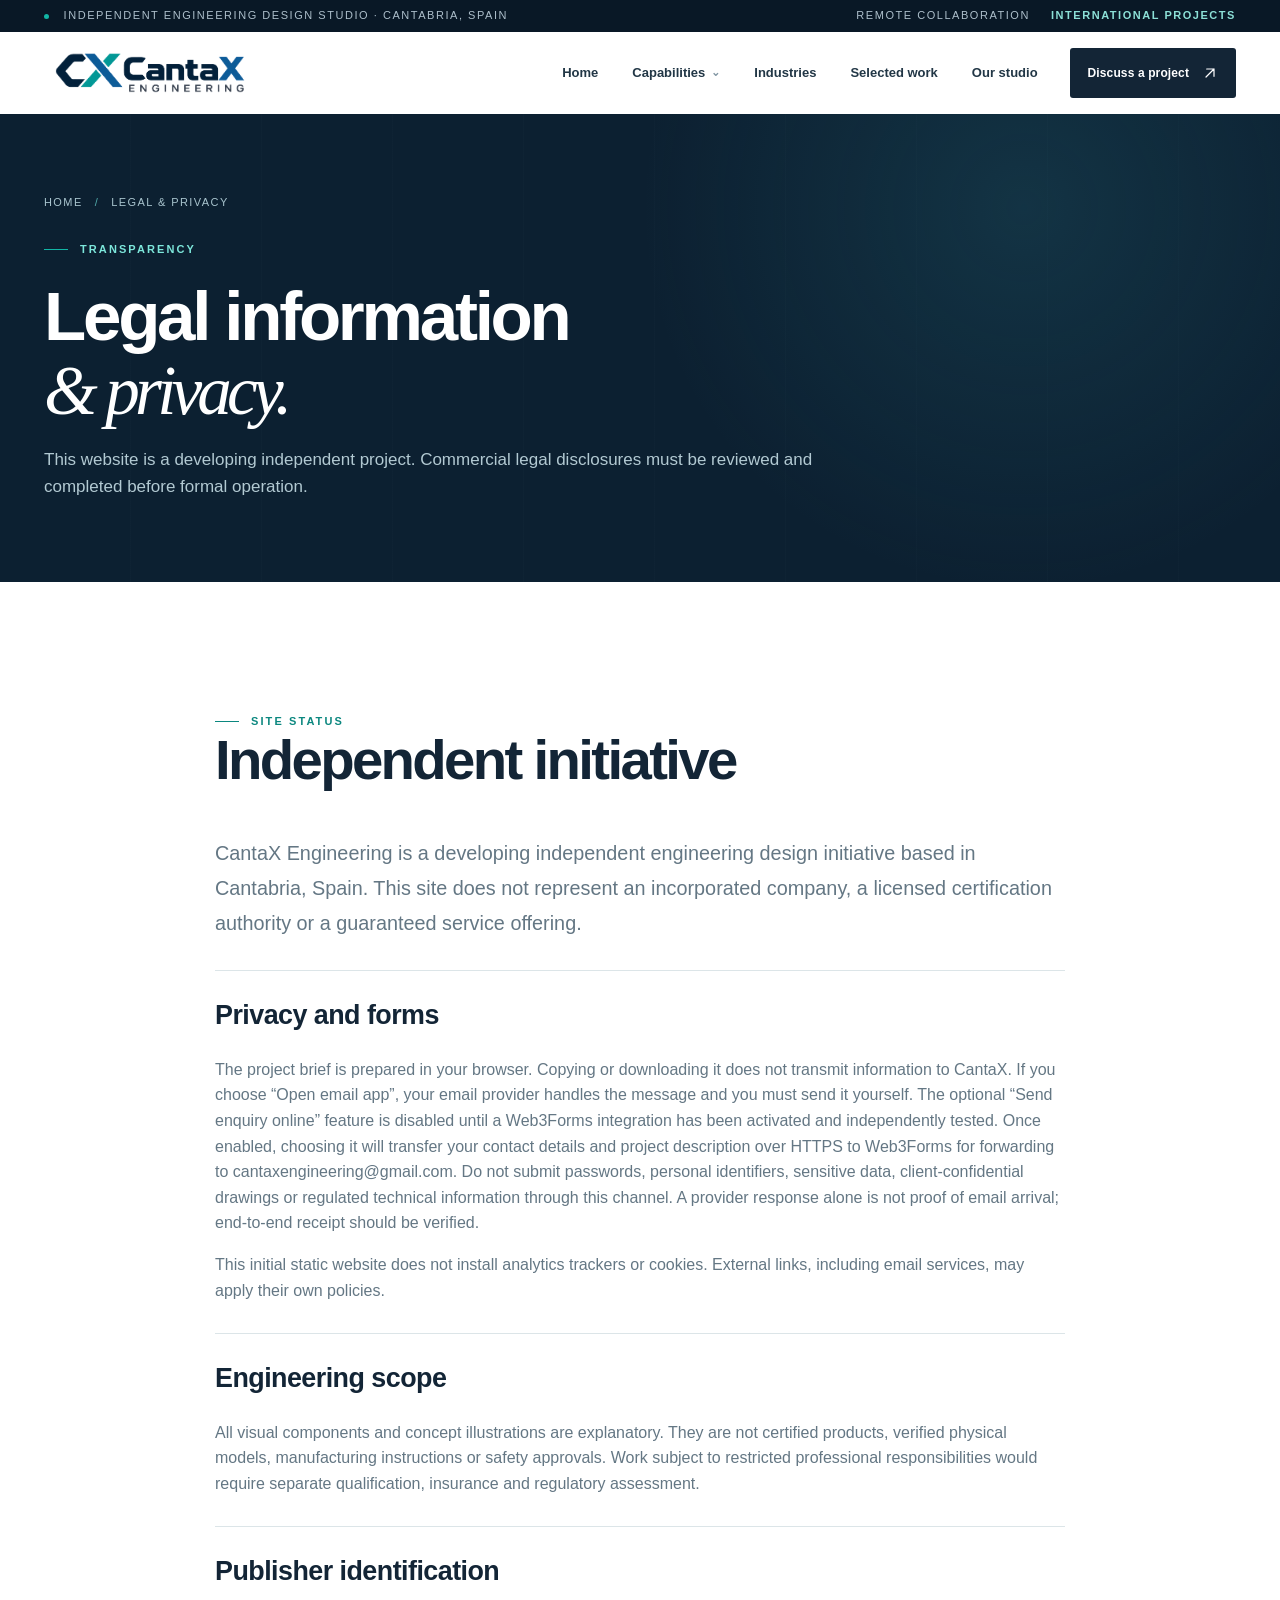
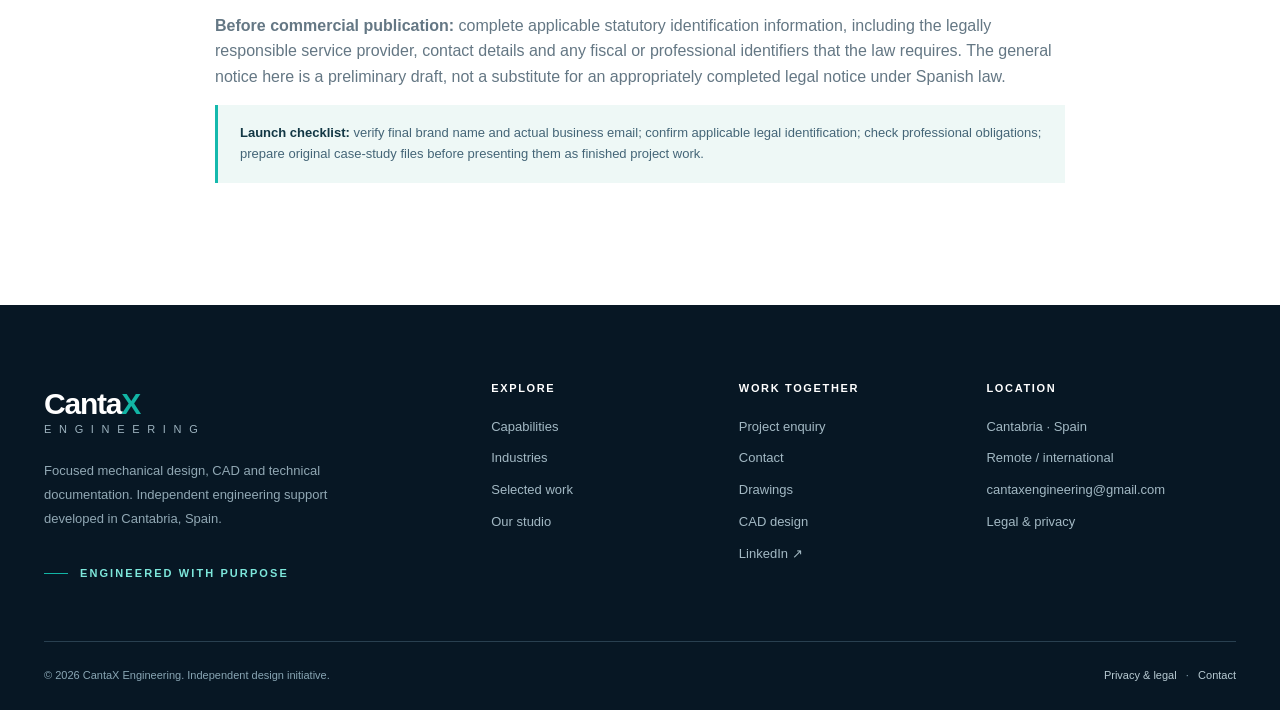
<file: legal.html>
<!doctype html><html lang="en"><head><meta charset="UTF-8"><meta name="viewport" content="width=device-width,initial-scale=1"><meta name="theme-color" content="#091826"><meta name="description" content="Legal information and privacy details for CantaX Engineering independent design initiative."><meta name="robots" content="index,follow"><meta property="og:type" content="website"><meta property="og:title" content="Legal and Privacy | CantaX Engineering"><meta property="og:description" content="Legal information and privacy details for CantaX Engineering independent design initiative."><meta property="og:image" content="assets/social.jpg"><title>Legal and Privacy | CantaX Engineering</title><link rel="icon" href="assets/icon.png"><link rel="stylesheet" href="styles.css"><script src="site-config.js?v=20261020-contact2" defer></script><script src="site.js" defer></script></head><body><a href="#main" class="sr-only">Skip to content</a><div class="utility"><div class="container"><span><i class="utility-dot"></i> Independent engineering design studio · Cantabria, Spain</span><div class="utility-right"><span>Remote collaboration</span><strong>International projects</strong></div></div></div>
<header class="site-header"><div class="container navbar"><a class="brand" href="index.html" aria-label="CantaX Engineering home"><img src="assets/logo.png" width="214" height="72" alt="CantaX Engineering"></a>
<nav class="desktop-nav" aria-label="Main navigation"><a href="index.html" class="nav-link ">Home</a><div class="nav-entry"><a class="nav-link " href="services.html">Capabilities <span class="mini-chevron">⌄</span></a><div class="mega"><a href="services.html#cad">3D CAD modeling<small>Parametric parts and assemblies</small>↗</a><a href="services.html#drawings">Manufacturing drawings<small>Dimensions, details and revision control</small>↗</a><a href="services.html#bom">BOM & technical documentation<small>Clear manufacturing handover</small>↗</a><a href="services.html#conversion">CAD conversion and revisions<small>Open interchange files</small>↗</a><a href="services.html#automation">Engineering automation<small>Scripts, spreadsheets and data flows</small>↗</a></div></div><a href="industries.html" class="nav-link ">Industries</a><a href="work.html" class="nav-link ">Selected work</a><a href="studio.html" class="nav-link ">Our studio</a></nav>
<div class="header-actions"><a class="top-btn" href="brief.html">Discuss a project <span class="icon" aria-hidden="true"><svg width="16" height="16" viewBox="0 0 24 24" xmlns="http://www.w3.org/2000/svg"><path d="M6 18 18 6M7 6h11v11"/></svg></span></a><button type="button" class="mobile-toggle" data-mobile-toggle aria-expanded="false" aria-label="Toggle main menu" aria-controls="mobile-nav"><span class="icon" aria-hidden="true"><svg width="20" height="20" viewBox="0 0 24 24" xmlns="http://www.w3.org/2000/svg"><path d="M4 7h16M4 12h16M4 17h16"/></svg></span></button></div></div>
<nav class="mobile-nav" id="mobile-nav" aria-label="Mobile navigation"><a href="index.html">Home</a><a href="services.html">Capabilities & services</a><a class="subnav" href="services.html#cad">3D CAD modeling</a><a class="subnav" href="services.html#drawings">Manufacturing drawings</a><a class="subnav" href="services.html#bom">Technical documentation</a><a href="industries.html">Industries</a><a href="work.html">Selected work</a><a href="studio.html">Our studio</a><a href="brief.html">Discuss a project ↗</a><a href="contact.html">Contact</a></nav></header><main id="main"><section class="page-hero"><div class="container"><div class="breadcrumbs"><a href="index.html">Home</a><span>/</span>Legal &amp; privacy</div><span class="eyebrow light" style="margin-top:30px">Transparency</span><h1>Legal information<br><span class="serif">& privacy.</span></h1><p>This website is a developing independent project. Commercial legal disclosures must be reviewed and completed before formal operation.</p></div></section>
<section class="section white"><div class="container" style="max-width:850px"><span class="section-label">Site status</span><h2>Independent initiative</h2><p class="lead">CantaX Engineering is a developing independent engineering design initiative based in Cantabria, Spain. This site does not represent an incorporated company, a licensed certification authority or a guaranteed service offering.</p>
<div class="separator"></div><h3 style="letter-spacing:-.02em">Privacy and forms</h3><p>The project brief is prepared in your browser. Copying or downloading it does not transmit information to CantaX. If you choose “Open email app”, your email provider handles the message and you must send it yourself. The optional “Send enquiry online” feature is disabled until a Web3Forms integration has been activated and independently tested. Once enabled, choosing it will transfer your contact details and project description over HTTPS to <a href="https://web3forms.com/" target="_blank" rel="noopener noreferrer">Web3Forms</a> for forwarding to cantaxengineering@gmail.com. Do not submit passwords, personal identifiers, sensitive data, client-confidential drawings or regulated technical information through this channel. A provider response alone is not proof of email arrival; end-to-end receipt should be verified.</p><p>This initial static website does not install analytics trackers or cookies. External links, including email services, may apply their own policies.</p>
<div class="separator"></div><h3 style="letter-spacing:-.02em">Engineering scope</h3><p>All visual components and concept illustrations are explanatory. They are not certified products, verified physical models, manufacturing instructions or safety approvals. Work subject to restricted professional responsibilities would require separate qualification, insurance and regulatory assessment.</p>
<div class="separator"></div><h3 style="letter-spacing:-.02em">Publisher identification</h3><p><strong>Before commercial publication:</strong> complete applicable statutory identification information, including the legally responsible service provider, contact details and any fiscal or professional identifiers that the law requires. The general notice here is a preliminary draft, not a substitute for an appropriately completed legal notice under Spanish law.</p>
<div class="notice"><strong>Launch checklist:</strong> verify final brand name and actual business email; confirm applicable legal identification; check professional obligations; prepare original case-study files before presenting them as finished project work.</div></div></section></main><footer class="site-footer"><div class="container footer-grid">
<div><a class="footer-brand" href="index.html">Canta<b>X</b><small>E N G I N E E R I N G</small></a><p class="footer-intro">Focused mechanical design, CAD and technical documentation. Independent engineering support developed in Cantabria, Spain.</p><span class="eyebrow light">Engineered with purpose</span></div>
<div class="footer-col"><h4>Explore</h4><a href="services.html">Capabilities</a><a href="industries.html">Industries</a><a href="work.html">Selected work</a><a href="studio.html">Our studio</a></div>
<div class="footer-col"><h4>Work together</h4><a href="brief.html">Project enquiry</a><a href="contact.html">Contact</a><a href="services.html#drawings">Drawings</a><a href="services.html#cad">CAD design</a></div>
<div class="footer-col"><h4>Location</h4><span>Cantabria · Spain</span><span>Remote / international</span><span data-contact-availability>Contact address pending</span><a href="legal.html">Legal & privacy</a></div></div>
<div class="container footer-bottom"><span>© <span data-year>2026</span> CantaX Engineering. Independent design initiative.</span><span><a href="legal.html">Privacy & legal</a> &nbsp; · &nbsp; <a href="contact.html">Contact</a></span></div></footer></body></html>
</file>
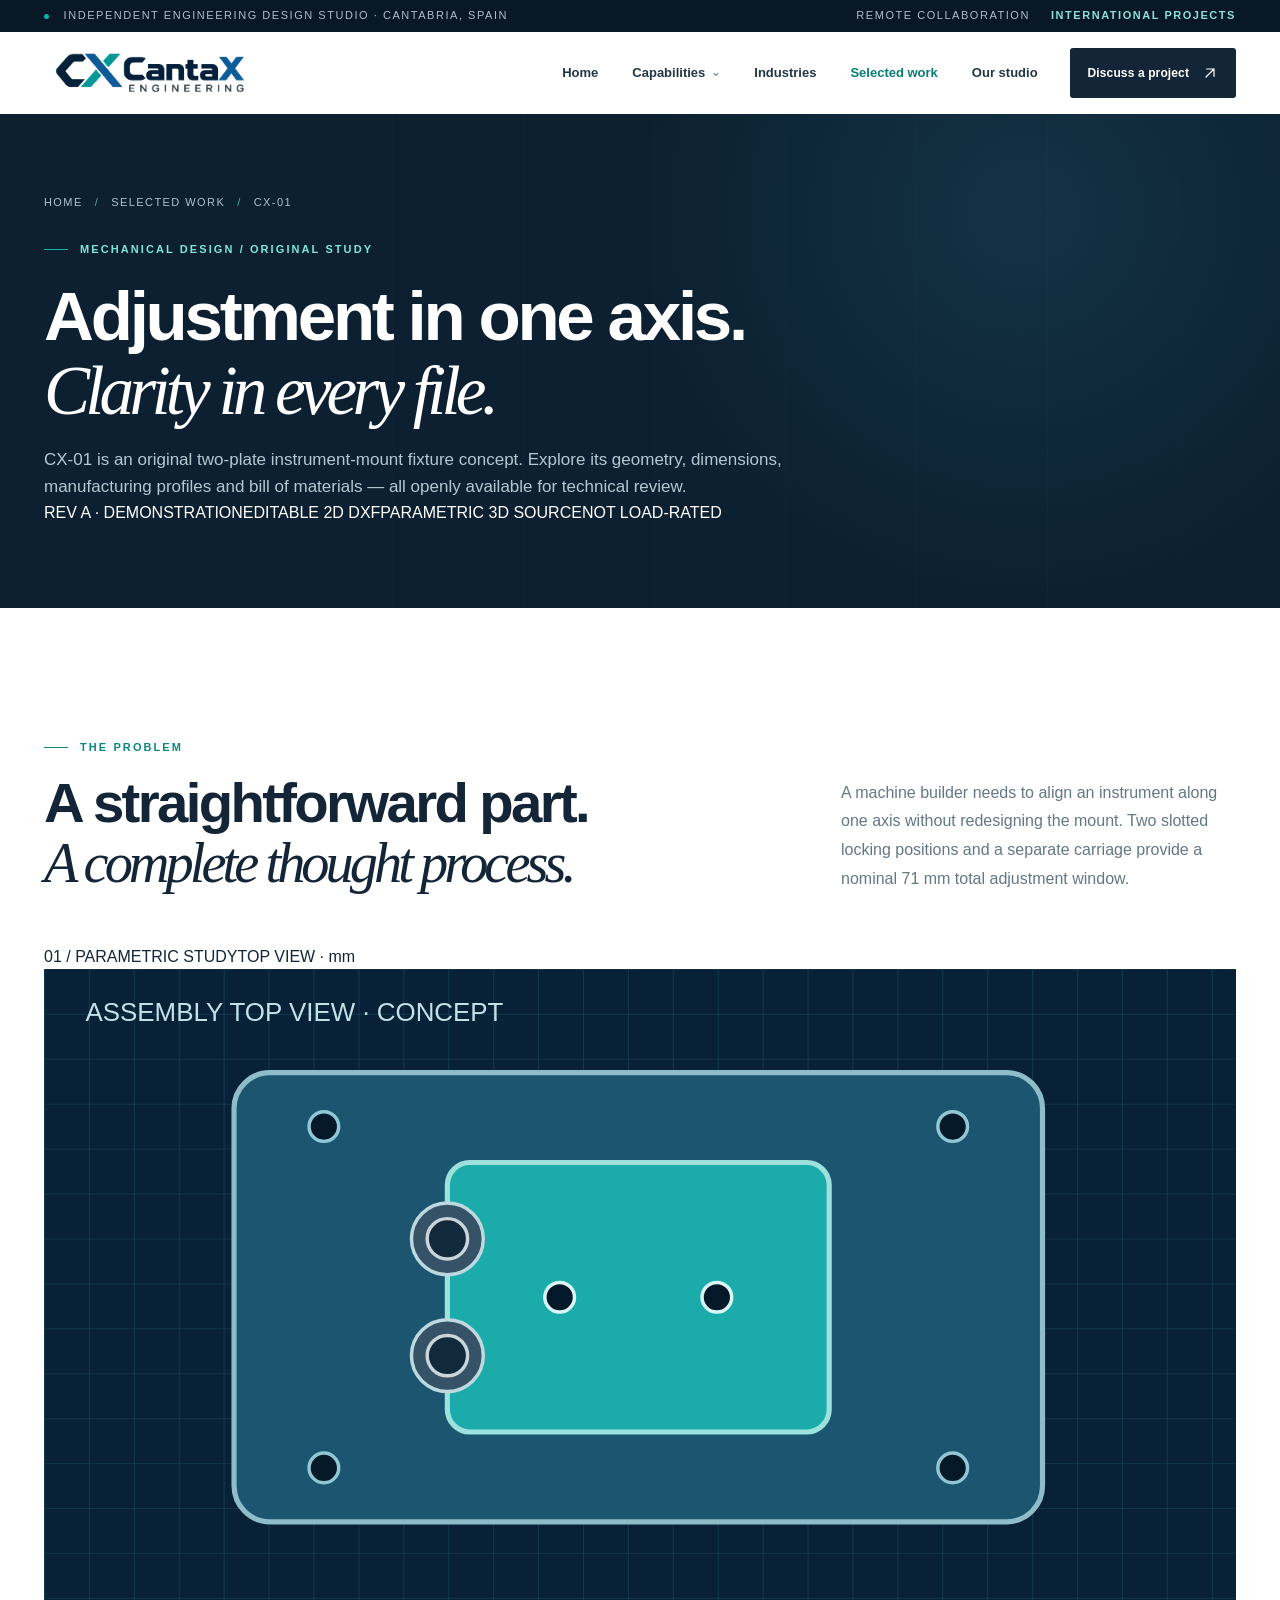
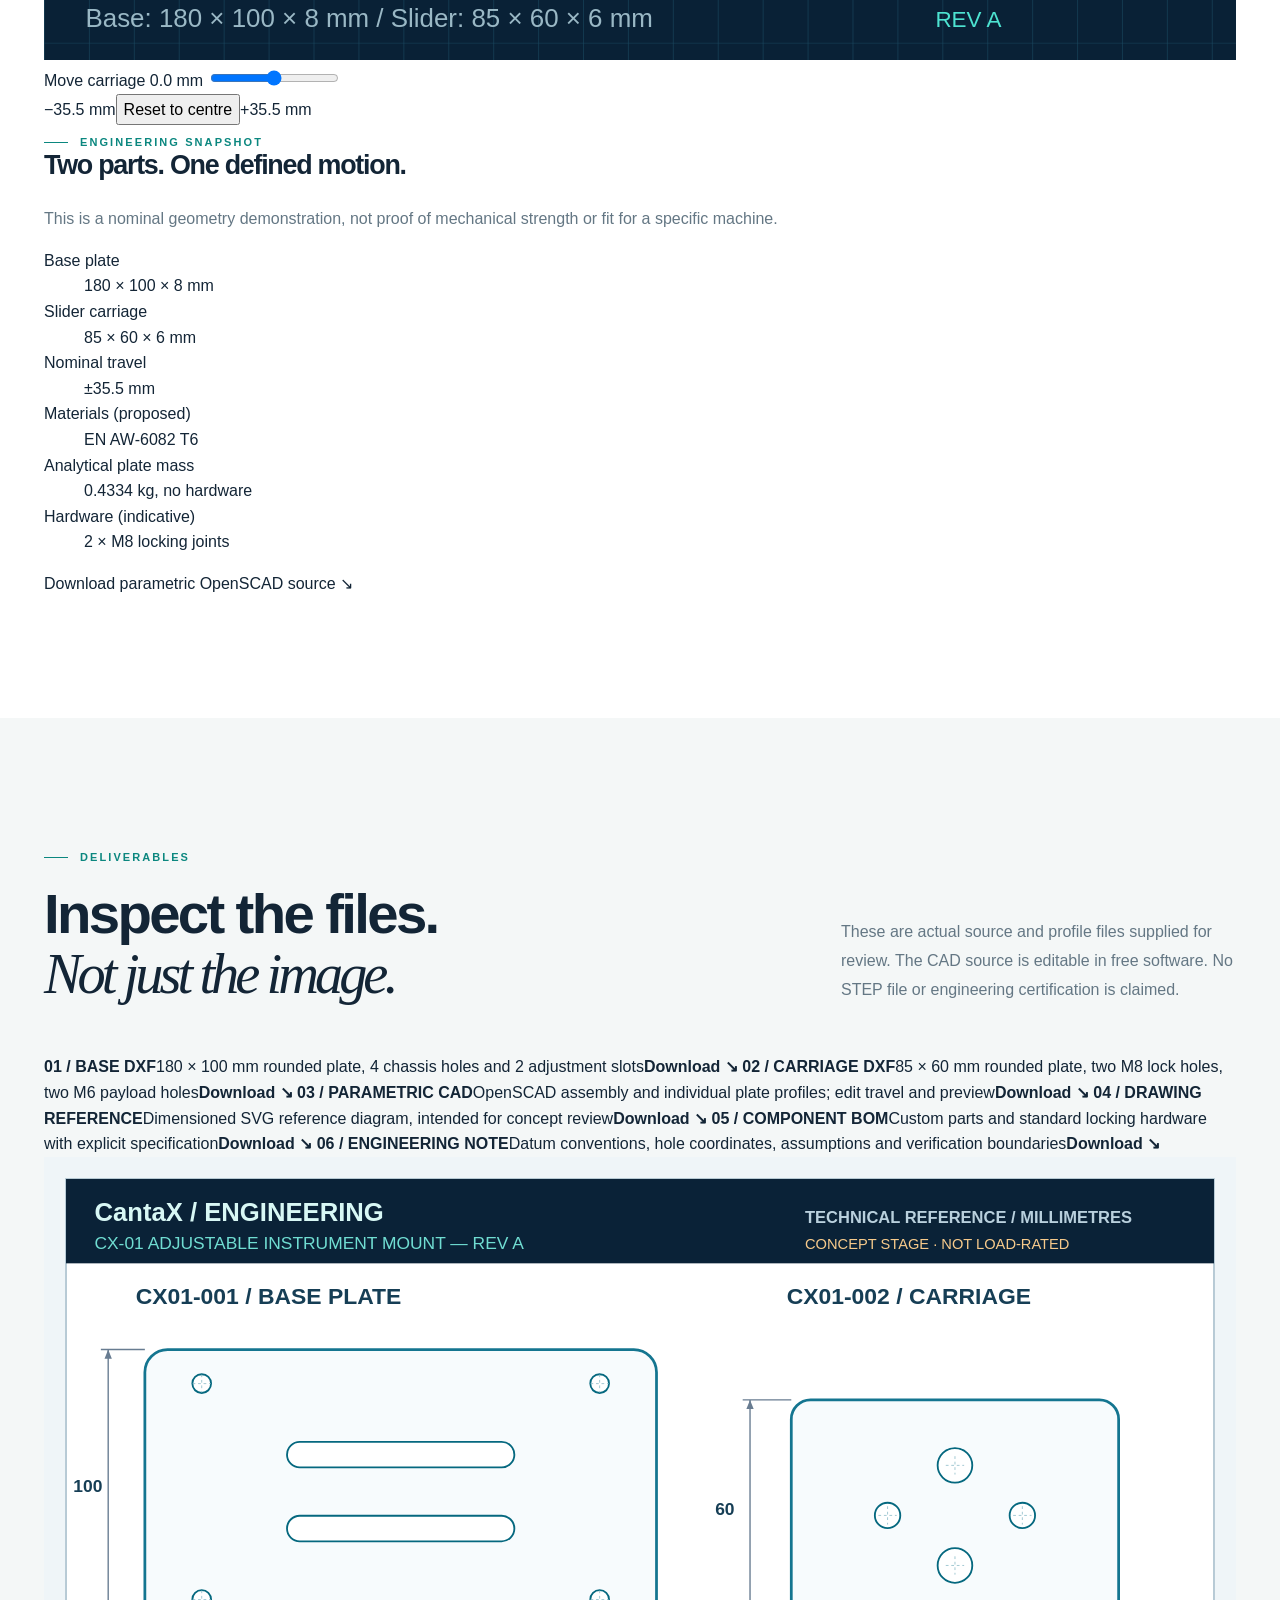
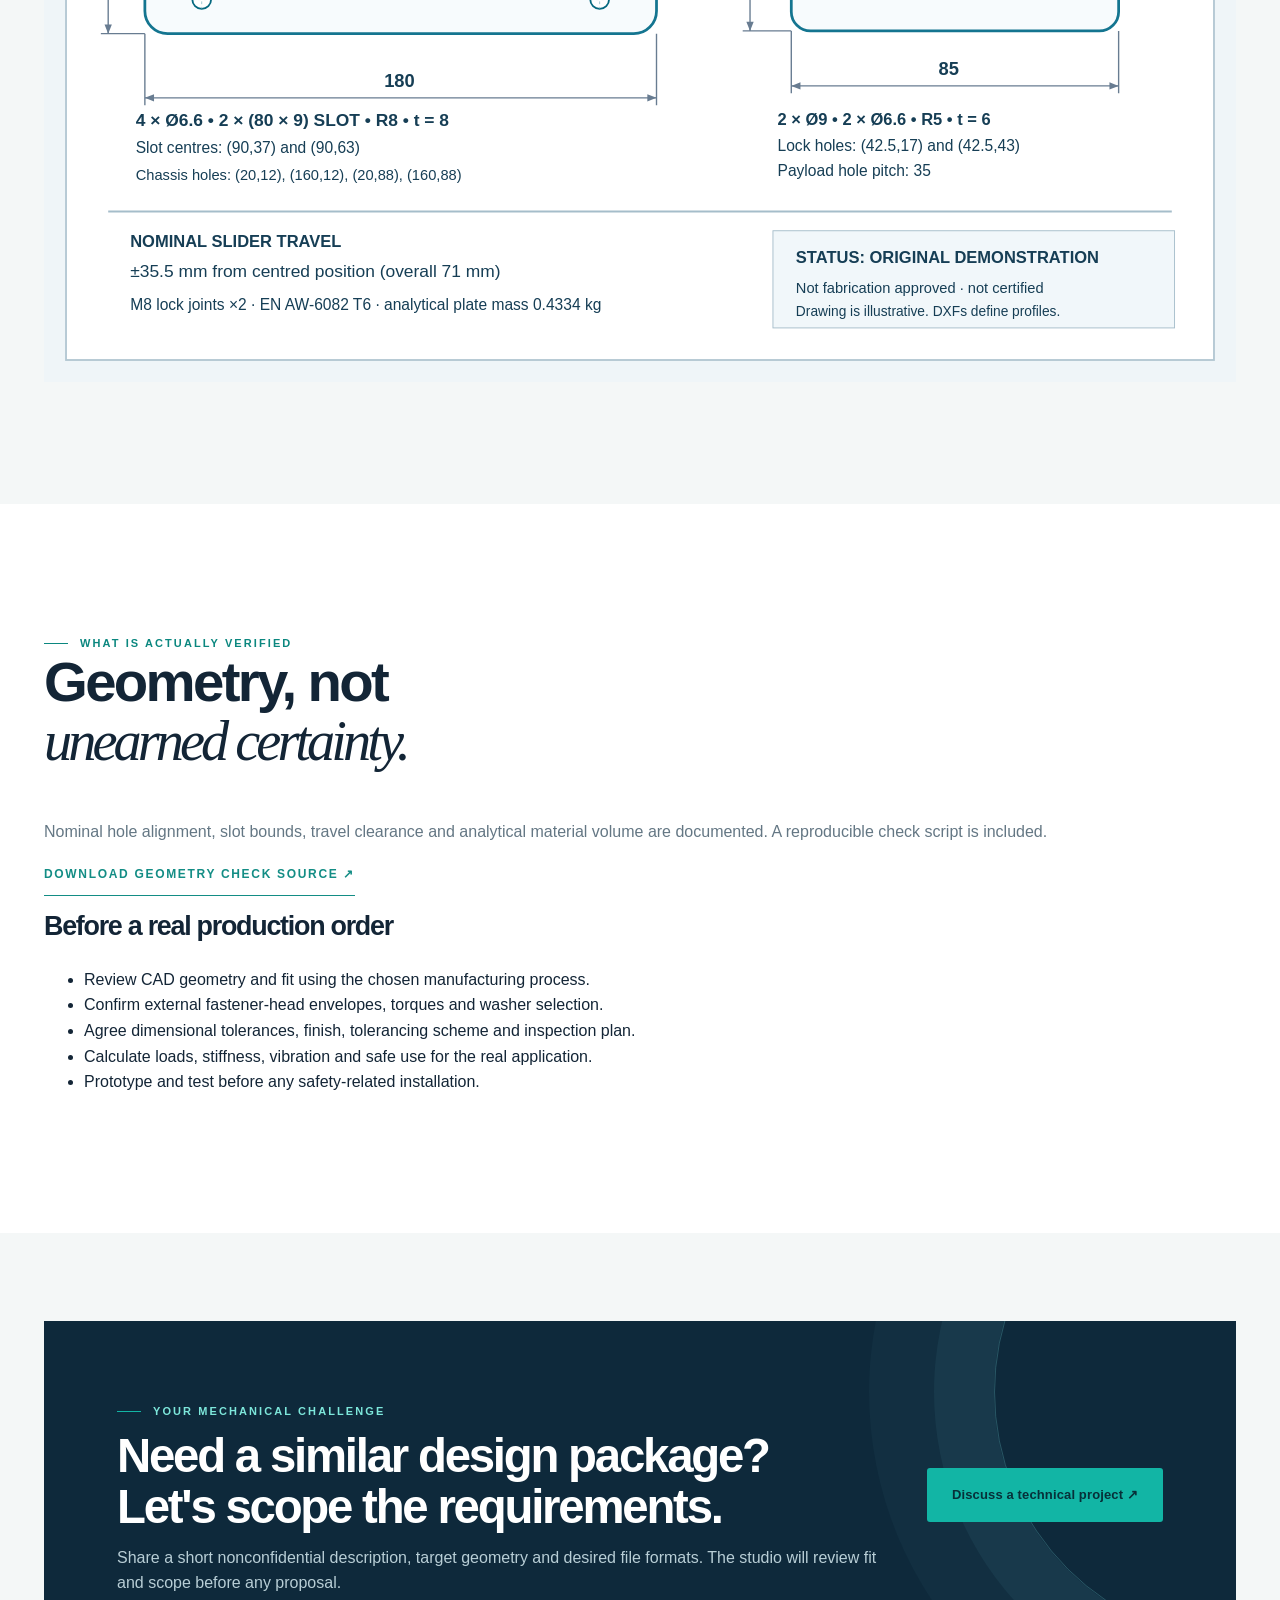
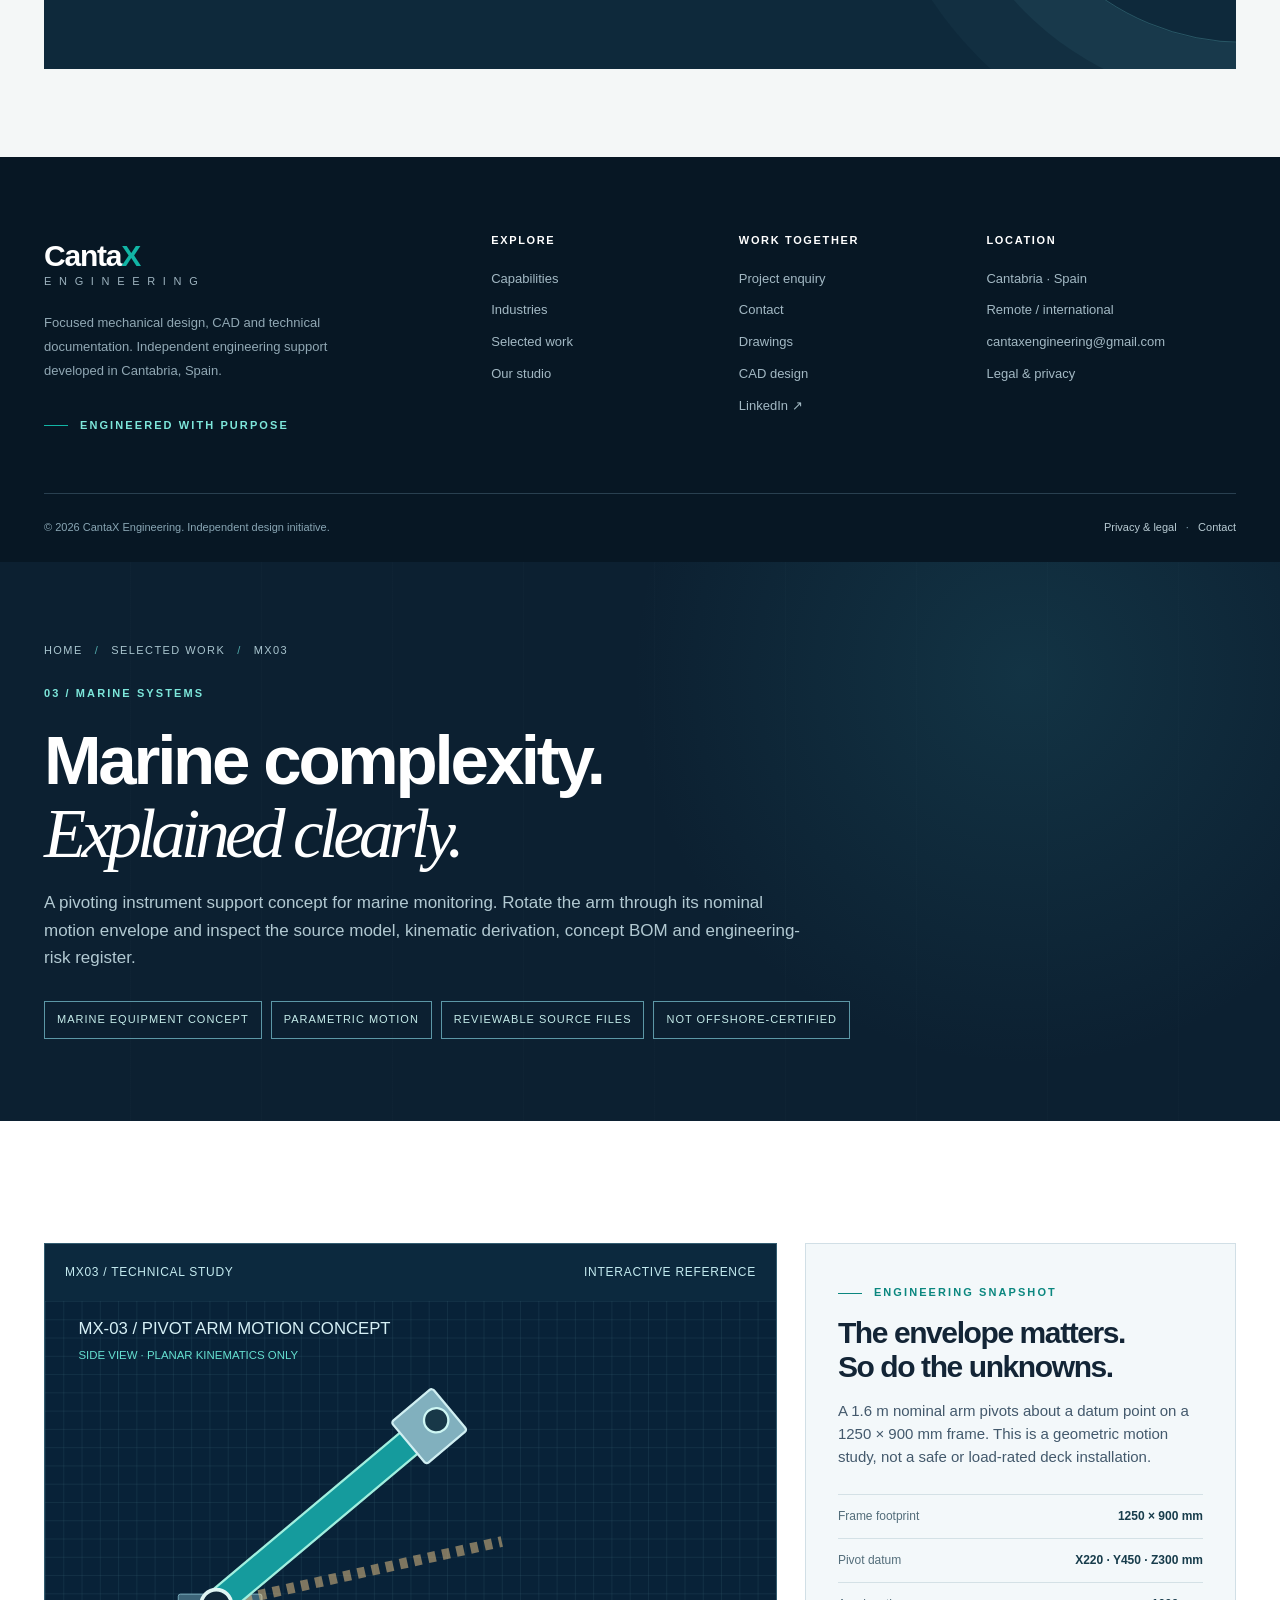
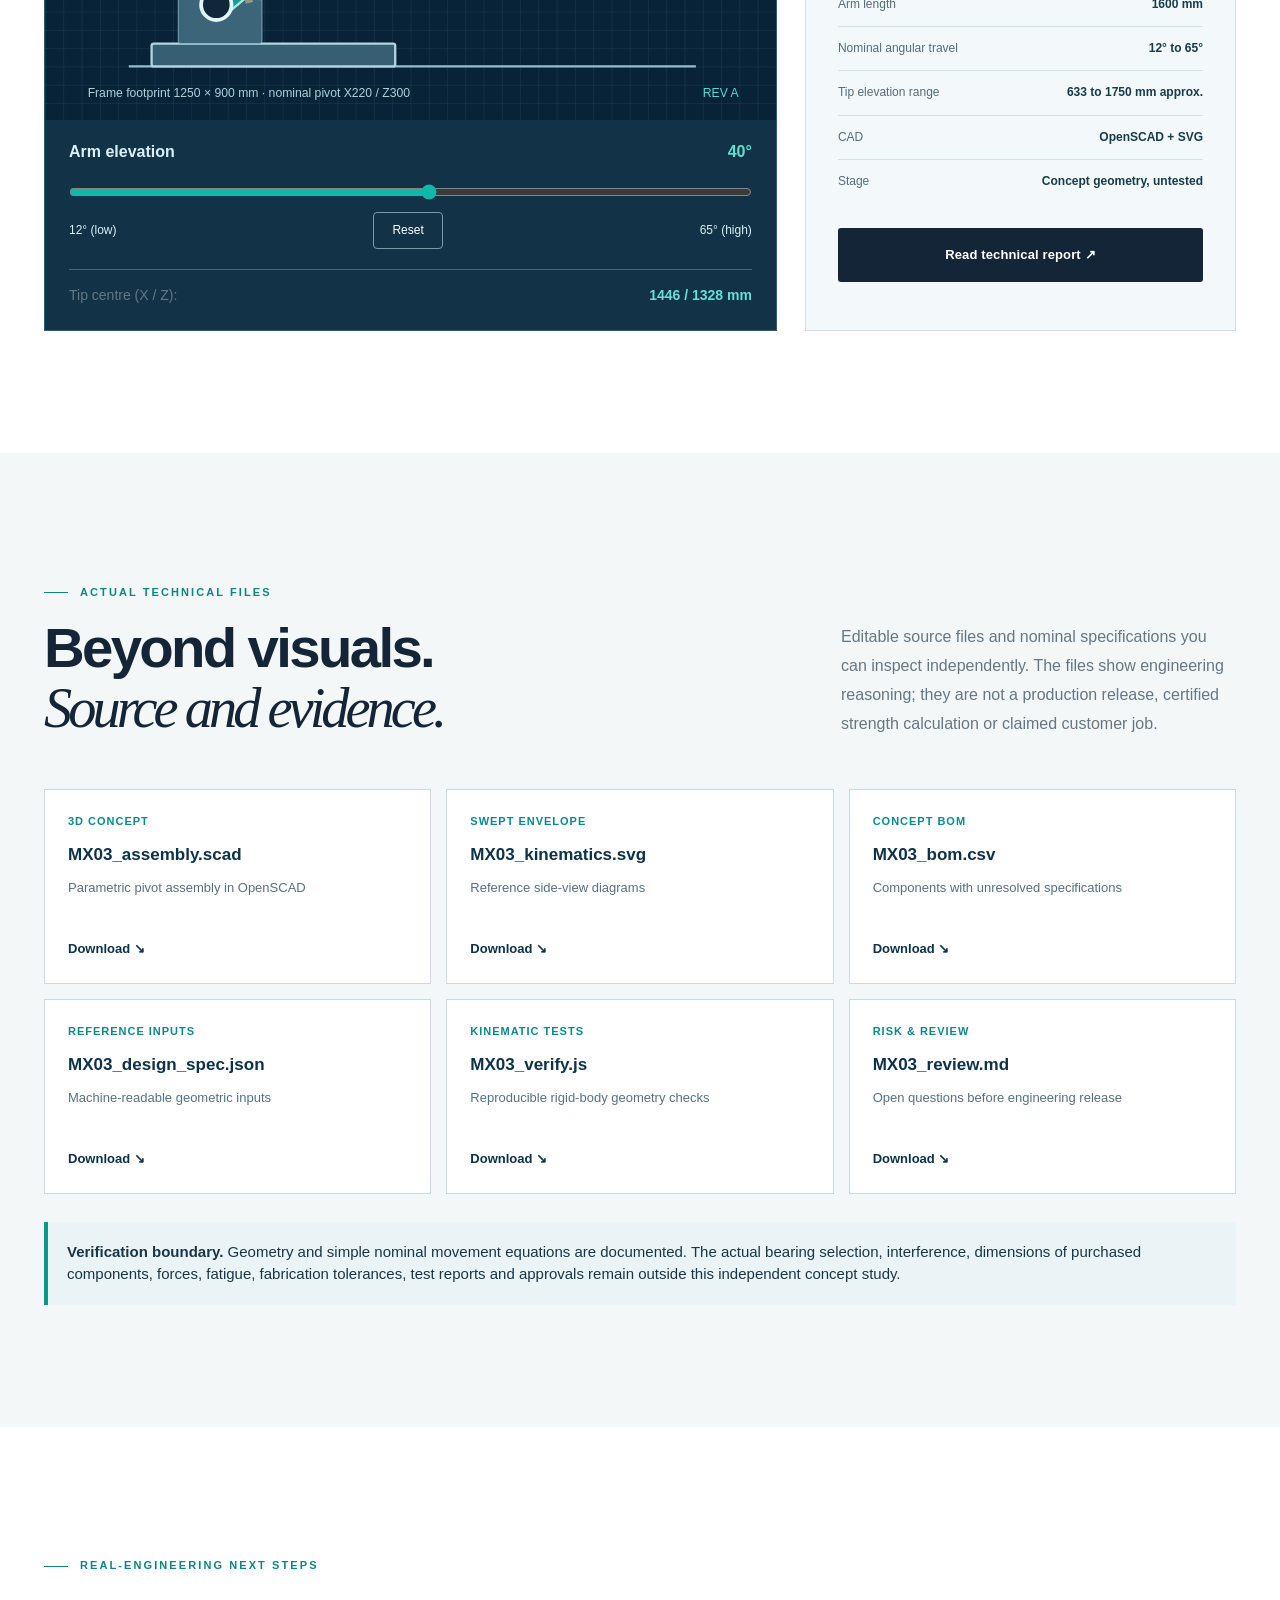
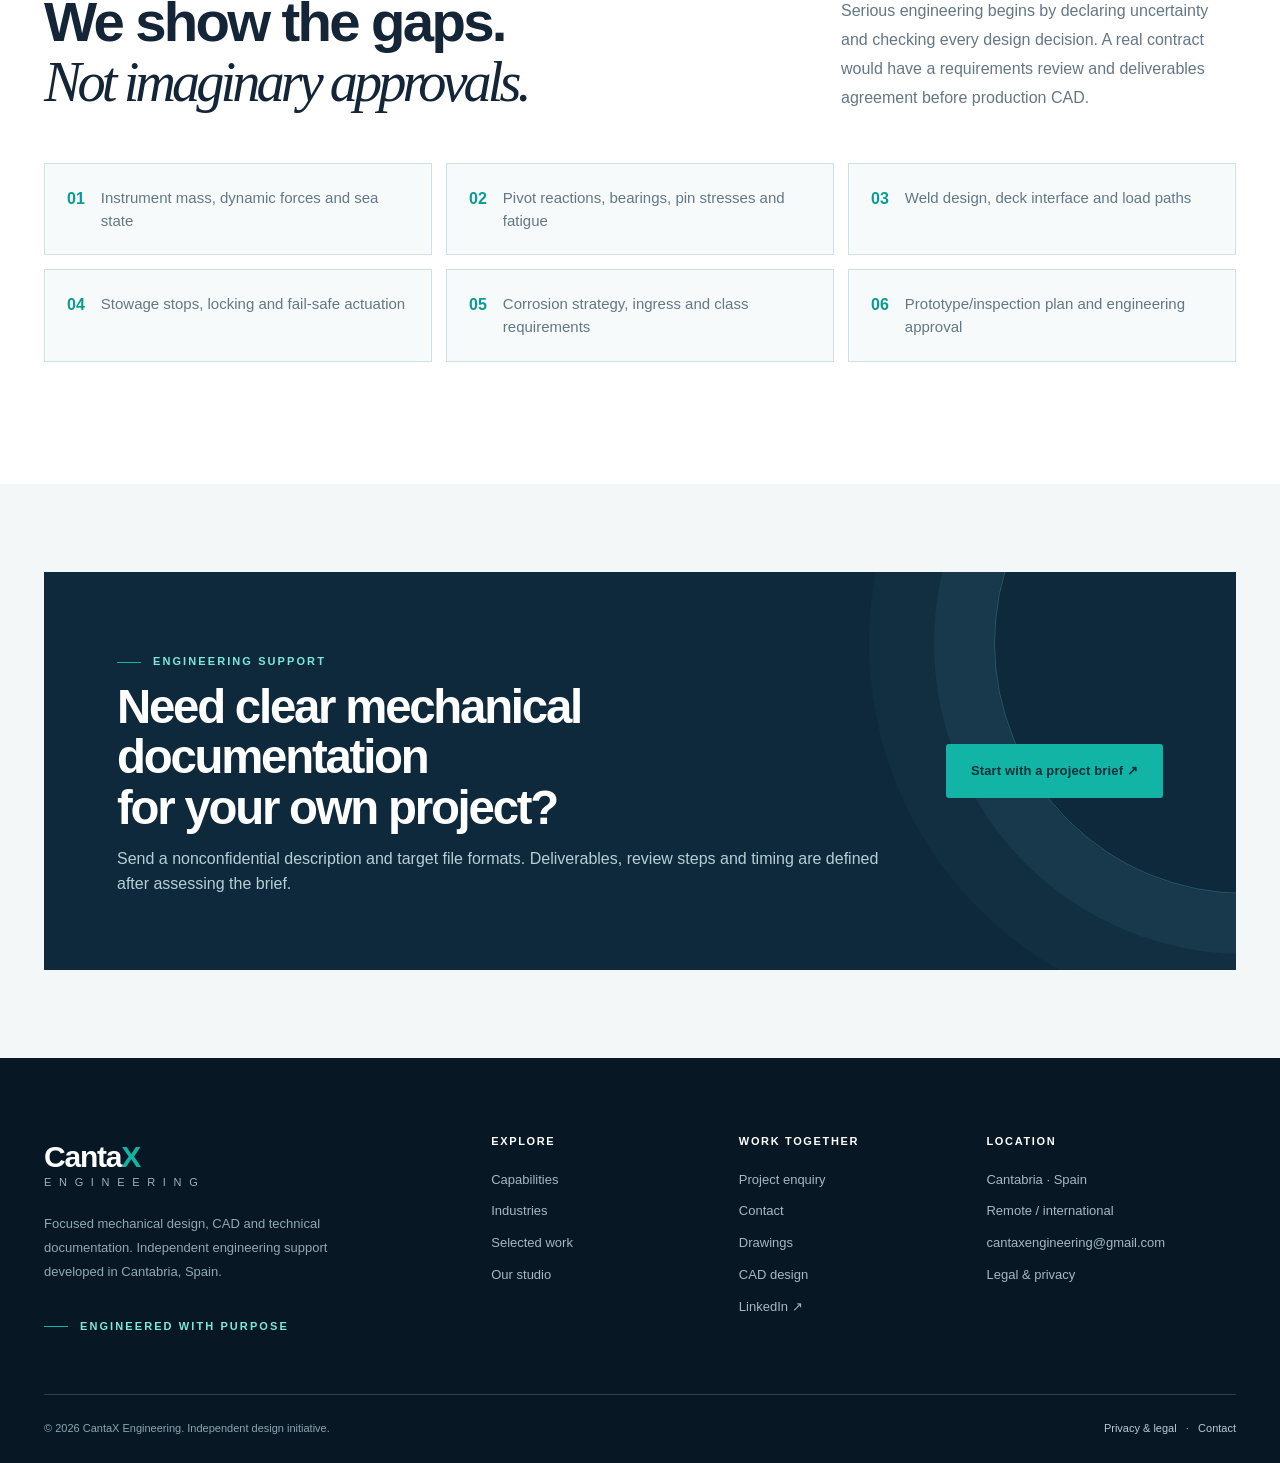
<file: mx03.html>
<!doctype html><html lang="en"><head><meta charset="UTF-8"><meta name="viewport" content="width=device-width,initial-scale=1"><meta name="theme-color" content="#091826"><meta name="description" content="Original engineering concept portfolio: MX-03 Marine Deployment Concept, with parametric CAD and technical source files."><meta name="robots" content="index,follow"><meta property="og:type" content="website"><meta property="og:title" content="Selected Work | CantaX Engineering"><meta property="og:description" content="Transparent technical portfolio of academic concepts, independent demonstrations and emerging CAD work."><meta property="og:image" content="assets/social.jpg"><title>MX-03 Marine Deployment Concept | CantaX Engineering</title><link rel="icon" href="assets/icon.png"><link rel="stylesheet" href="styles.css"><script src="site-config.js?v=20261020-contact2" defer></script><script src="site.js" defer></script><link rel="stylesheet" href="study.css?v=1"></head><body><a href="#main" class="sr-only">Skip to content</a><div class="utility"><div class="container"><span><i class="utility-dot"></i> Independent engineering design studio · Cantabria, Spain</span><div class="utility-right"><span>Remote collaboration</span><strong>International projects</strong></div></div></div>
<header class="site-header"><div class="container navbar"><a class="brand" href="index.html" aria-label="CantaX Engineering home"><img src="assets/logo.png" width="214" height="72" alt="CantaX Engineering"></a>
<nav class="desktop-nav" aria-label="Main navigation"><a href="index.html" class="nav-link ">Home</a><div class="nav-entry"><a class="nav-link " href="services.html">Capabilities <span class="mini-chevron">⌄</span></a><div class="mega"><a href="services.html#cad">3D CAD modeling<small>Parametric parts and assemblies</small>↗</a><a href="services.html#drawings">Manufacturing drawings<small>Dimensions, details and revision control</small>↗</a><a href="services.html#bom">BOM & technical documentation<small>Clear manufacturing handover</small>↗</a><a href="services.html#conversion">CAD conversion and revisions<small>Open interchange files</small>↗</a><a href="services.html#automation">Engineering automation<small>Scripts, spreadsheets and data flows</small>↗</a></div></div><a href="industries.html" class="nav-link ">Industries</a><a href="work.html" class="nav-link active">Selected work</a><a href="studio.html" class="nav-link ">Our studio</a></nav>
<div class="header-actions"><a class="top-btn" href="brief.html">Discuss a project <span class="icon" aria-hidden="true"><svg width="16" height="16" viewBox="0 0 24 24" xmlns="http://www.w3.org/2000/svg"><path d="M6 18 18 6M7 6h11v11"/></svg></span></a><button type="button" class="mobile-toggle" data-mobile-toggle aria-expanded="false" aria-label="Toggle main menu" aria-controls="mobile-nav"><span class="icon" aria-hidden="true"><svg width="20" height="20" viewBox="0 0 24 24" xmlns="http://www.w3.org/2000/svg"><path d="M4 7h16M4 12h16M4 17h16"/></svg></span></button></div></div>
<nav class="mobile-nav" id="mobile-nav" aria-label="Mobile navigation"><a href="index.html">Home</a><a href="services.html">Capabilities & services</a><a class="subnav" href="services.html#cad">3D CAD modeling</a><a class="subnav" href="services.html#drawings">Manufacturing drawings</a><a class="subnav" href="services.html#bom">Technical documentation</a><a href="industries.html">Industries</a><a href="work.html">Selected work</a><a href="studio.html">Our studio</a><a href="brief.html">Discuss a project ↗</a><a href="contact.html">Contact</a></nav></header><main id="main" class="cx01-page">
<section class="page-hero"><div class="container">
<div class="breadcrumbs"><a href="index.html">Home</a><span>/</span><a href="work.html">Selected work</a><span>/</span>CX-01</div>
<span class="eyebrow light" style="margin-top:30px">MECHANICAL DESIGN / ORIGINAL STUDY</span>
<h1>Adjustment in one axis.<br><span class="serif">Clarity in every file.</span></h1>
<p>CX-01 is an original two-plate instrument-mount fixture concept. Explore its geometry, dimensions, manufacturing profiles and bill of materials — all openly available for technical review.</p>
<div class="cx01-hero-tags"><span>REV A · DEMONSTRATION</span><span>EDITABLE 2D DXF</span><span>PARAMETRIC 3D SOURCE</span><span>NOT LOAD-RATED</span></div>
</div></section>
<section class="section white"><div class="container">
<div class="section-head"><div><span class="section-label">The problem</span><h2>A straightforward part.<br><span class="serif">A complete thought process.</span></h2></div>
<p>A machine builder needs to align an instrument along one axis without redesigning the mount. Two slotted locking positions and a separate carriage provide a nominal 71 mm total adjustment window.</p></div>
<div class="cx01-grid">
<div class="cx01-live">
<div class="cx01-topline"><span>01 / PARAMETRIC STUDY</span><span>TOP VIEW · mm</span></div>
<svg class="cx01-assembly" viewBox="0 0 690 400" role="img" aria-label="Top view of parametric instrument mounting plate with movable carriage and nominal bolted locking joints">
<defs><pattern id="cxgrid" width="26" height="26" patternUnits="userSpaceOnUse"><path d="M26 0H0V26" fill="none" stroke="#18465e" stroke-width=".7"/></pattern></defs>
<rect width="690" height="400" fill="#092136"/><rect width="690" height="400" fill="url(#cxgrid)"/>
<rect x="110" y="60" width="468" height="260" rx="20.8" fill="#1c5570" stroke="#8ebcc9" stroke-width="3"/>
<circle cx="162" cy="91.2" r="8.58" fill="#06192a" stroke="#91c7d4" stroke-width="2"/><circle cx="526" cy="91.2" r="8.58" fill="#06192a" stroke="#91c7d4" stroke-width="2"/><circle cx="162" cy="288.8" r="8.58" fill="#06192a" stroke="#91c7d4" stroke-width="2"/><circle cx="526" cy="288.8" r="8.58" fill="#06192a" stroke="#91c7d4" stroke-width="2"/>
<rect x="240" y="144.5" width="208" height="23.400000000000002" rx="11.700000000000001" fill="#06192a" stroke="#79c7d1" stroke-width="2"/><rect x="240" y="212.1" width="208" height="23.400000000000002" rx="11.700000000000001" fill="#06192a" stroke="#79c7d1" stroke-width="2"/>
<g id="cx01-slider" transform="translate(233.5 112)">
 <rect x="0" y="0" width="221" height="156" rx="13" fill="#1babaa" stroke="#9de1dd" stroke-width="3"/>
 <circle cx="65" cy="78" r="8.58" fill="#06192a" stroke="#d7f6f5" stroke-width="2"/><circle cx="156" cy="78" r="8.58" fill="#06192a" stroke="#d7f6f5" stroke-width="2"/>
 <g><circle cx="0" cy="44.2" r="20.8" fill="#355266" stroke="#bdd8df" stroke-width="2"/><circle cx="0" cy="44.2" r="11.700000000000001" fill="#12293b" stroke="#c9d5db" stroke-width="2"/><circle cx="0" cy="111.8" r="20.8" fill="#355266" stroke="#bdd8df" stroke-width="2"/><circle cx="0" cy="111.8" r="11.700000000000001" fill="#12293b" stroke="#c9d5db" stroke-width="2"/></g>
</g>
<text x="24" y="30" font-size="15" fill="#c2e2e9" font-family="Arial,sans-serif">ASSEMBLY TOP VIEW · CONCEPT</text>
<text x="24" y="381" font-size="15" fill="#9ab8c5" font-family="Arial,sans-serif">Base: 180 × 100 × 8 mm   /   Slider: 85 × 60 × 6 mm</text>
<text x="516" y="381" font-size="13" fill="#4de3d1" font-family="Arial,sans-serif">REV A</text>
</svg>
<div class="cx01-live-controls">
<label for="cx01-travel">Move carriage <output id="cx01-travel-value" for="cx01-travel">0.0 mm</output></label>
<input id="cx01-travel" type="range" min="-35.5" max="35.5" step="0.5" value="0" aria-label="Position of movable carriage in millimetres"/>
<div class="cx01-extents"><span>−35.5 mm</span><button id="cx01-reset" type="button">Reset to centre</button><span>+35.5 mm</span></div>
</div></div>
<div class="cx01-spec">
<span class="section-label">Engineering snapshot</span><h3>Two parts. One defined motion.</h3>
<p>This is a nominal geometry demonstration, not proof of mechanical strength or fit for a specific machine.</p>
<dl><div><dt>Base plate</dt><dd>180 × 100 × 8 mm</dd></div>
<div><dt>Slider carriage</dt><dd>85 × 60 × 6 mm</dd></div>
<div><dt>Nominal travel</dt><dd>±35.5 mm</dd></div>
<div><dt>Materials (proposed)</dt><dd>EN AW-6082 T6</dd></div>
<div><dt>Analytical plate mass</dt><dd>0.4334 kg, no hardware</dd></div>
<div><dt>Hardware (indicative)</dt><dd>2 × M8 locking joints</dd></div></dl>
<a class="cx01-primary" href="projects/cx-01/CX01_assembly.scad" download>Download parametric OpenSCAD source ↘</a>
</div></div>
</div></section>
<section class="section soft"><div class="container">
<div class="section-head"><div><span class="section-label">Deliverables</span><h2>Inspect the files.<br><span class="serif">Not just the image.</span></h2></div><p>These are actual source and profile files supplied for review. The CAD source is editable in free software. No STEP file or engineering certification is claimed.</p></div>
<div class="cx01-downloads">
<a href="projects/cx-01/CX01_base_profile.dxf" download><strong>01 / BASE DXF</strong><span>180 × 100 mm rounded plate, 4 chassis holes and 2 adjustment slots</span><b>Download ↘</b></a>
<a href="projects/cx-01/CX01_slider_profile.dxf" download><strong>02 / CARRIAGE DXF</strong><span>85 × 60 mm rounded plate, two M8 lock holes, two M6 payload holes</span><b>Download ↘</b></a>
<a href="projects/cx-01/CX01_assembly.scad" download><strong>03 / PARAMETRIC CAD</strong><span>OpenSCAD assembly and individual plate profiles; edit travel and preview</span><b>Download ↘</b></a>
<a href="projects/cx-01/CX01_engineering_drawing.svg" download><strong>04 / DRAWING REFERENCE</strong><span>Dimensioned SVG reference diagram, intended for concept review</span><b>Download ↘</b></a>
<a href="projects/cx-01/CX01_bom.csv" download><strong>05 / COMPONENT BOM</strong><span>Custom parts and standard locking hardware with explicit specification</span><b>Download ↘</b></a>
<a href="projects/cx-01/README.md" download><strong>06 / ENGINEERING NOTE</strong><span>Datum conventions, hole coordinates, assumptions and verification boundaries</span><b>Download ↘</b></a>
</div>
<div class="cx01-drawing"><img src="projects/cx-01/CX01_engineering_drawing.svg" loading="lazy" alt="Dimensioned vector drawing of CX-01 base and carriage plates"/></div>
</div></section>
<section class="section white"><div class="container">
<div class="cx01-principles">
<div><span class="section-label">What is actually verified</span><h2>Geometry, not<br><span class="serif">unearned certainty.</span></h2><p>Nominal hole alignment, slot bounds, travel clearance and analytical material volume are documented. A reproducible check script is included.</p>
<p><a class="inline-link" href="projects/cx-01/CX01_checks.js" download>Download geometry check source ↗</a></p></div>
<div class="cx01-boundaries"><h3>Before a real production order</h3>
<ul><li>Review CAD geometry and fit using the chosen manufacturing process.</li><li>Confirm external fastener-head envelopes, torques and washer selection.</li><li>Agree dimensional tolerances, finish, tolerancing scheme and inspection plan.</li><li>Calculate loads, stiffness, vibration and safe use for the real application.</li><li>Prototype and test before any safety-related installation.</li></ul>
</div></div></div></section>
<section class="section-small soft"><div class="container"><div class="cta-panel"><div class="cta-content"><div>
<span class="eyebrow light">YOUR MECHANICAL CHALLENGE</span><h2>Need a similar design package?<br>Let's scope the requirements.</h2>
<p>Share a short nonconfidential description, target geometry and desired file formats. The studio will review fit and scope before any proposal.</p>
</div><a href="brief.html" class="btn btn-primary">Discuss a technical project ↗</a></div></div></div></section>
</main><footer class="site-footer"><div class="container footer-grid">
<div><a class="footer-brand" href="index.html">Canta<b>X</b><small>E N G I N E E R I N G</small></a><p class="footer-intro">Focused mechanical design, CAD and technical documentation. Independent engineering support developed in Cantabria, Spain.</p><span class="eyebrow light">Engineered with purpose</span></div>
<div class="footer-col"><h4>Explore</h4><a href="services.html">Capabilities</a><a href="industries.html">Industries</a><a href="work.html">Selected work</a><a href="studio.html">Our studio</a></div>
<div class="footer-col"><h4>Work together</h4><a href="brief.html">Project enquiry</a><a href="contact.html">Contact</a><a href="services.html#drawings">Drawings</a><a href="services.html#cad">CAD design</a></div>
<div class="footer-col"><h4>Location</h4><span>Cantabria · Spain</span><span>Remote / international</span><span data-contact-availability>Contact address pending</span><a href="legal.html">Legal & privacy</a></div></div>
<div class="container footer-bottom"><span>© <span data-year>2026</span> CantaX Engineering. Independent design initiative.</span><span><a href="legal.html">Privacy & legal</a> &nbsp; · &nbsp; <a href="contact.html">Contact</a></span></div></footer><script defer src="cx01.js?v=1"></script></body></html<main id="main" class="studio-case">
<section class="page-hero study-hero"><div class="container"><div class="breadcrumbs"><a href="index.html">Home</a><span>/</span><a href="work.html">Selected work</a><span>/</span>MX03</div><span class="eyebrow light">03 / MARINE SYSTEMS</span><h1>Marine complexity.<br><span class="serif">Explained clearly.</span></h1><p>A pivoting instrument support concept for marine monitoring. Rotate the arm through its nominal motion envelope and inspect the source model, kinematic derivation, concept BOM and engineering-risk register.</p><div class="study-tag-list"><span>MARINE EQUIPMENT CONCEPT</span><span>PARAMETRIC MOTION</span><span>REVIEWABLE SOURCE FILES</span><span>NOT OFFSHORE-CERTIFIED</span></div></div></section>
<section class="section white"><div class="container">
<div class="study-layout">
<div class="study-display"><div class="study-stage-heading"><span>MX03 / TECHNICAL STUDY</span><span>INTERACTIVE REFERENCE</span></div>
<div class="study-svg"><svg class="studio-motion-svg" viewBox="0 0 960 550" role="img" aria-label="Animated concept side elevation of pivoting marine instrument arm, with 12 to 65 degrees of elevation">
<defs><pattern id="marinegrid" width="24" height="24" patternUnits="userSpaceOnUse"><path d="M24 0H0V24" stroke="#315b6e" stroke-width=".6" fill="none"/></pattern></defs>
<rect width="960" height="550" fill="#082238"/><rect width="960" height="550" fill="url(#marinegrid)"/>
<text x="44" y="44" font-size="22" fill="#d6f0f6" font-family="Arial,sans-serif">MX-03  /  PIVOT ARM MOTION CONCEPT</text>
<text x="44" y="76" font-size="15" fill="#65dfd0" font-family="Arial,sans-serif">SIDE VIEW · PLANAR KINEMATICS ONLY</text>
<path d="M110 480H855" stroke="#98bccd" stroke-width="3"/>
<rect x="140" y="450" width="320" height="30" rx="3" fill="#365f74" stroke="#b5d6df" stroke-width="3"/>
<rect x="175" y="385" width="110" height="65" rx="3" fill="#3d6579" stroke="#8fc6d5"/>
<path d="M225 399L600 316" stroke="#f3ca88" stroke-width="14" stroke-dasharray="10 9" opacity=".5"/>
<g id="mx03-moving" transform="rotate(-40 225 399)">
<rect x="225" y="381" width="380" height="36" rx="12" fill="#159b9d" stroke="#a1efdf" stroke-width="3"/>
<rect x="555" y="363" width="70" height="72" rx="4" fill="#81b0be" stroke="#d0eff2" stroke-width="3"/>
<circle cx="602" cy="399" r="16" fill="#183848" stroke="#cdf6f3" stroke-width="3"/>
</g>
<circle cx="225" cy="399" r="20" fill="#102739" stroke="#e0f5f4" stroke-width="5"/>
<text x="56" y="520" font-size="16" fill="#afcfd9" font-family="Arial,sans-serif">Frame footprint 1250 × 900 mm · nominal pivot X220 / Z300</text>
<text x="864" y="520" font-size="16" fill="#4edfcf" font-family="Arial,sans-serif">REV A</text>
</svg></div>
<div class="study-controller"><div class="study-slider-label"><label for="mx03-slider">Arm elevation</label><output for="mx03-slider" id="mx03-value">40°</output></div><input id="mx03-slider" type="range" min="12" max="65" step="1" value="40" aria-label="Arm elevation"><div class="study-slider-ends"><span>12° (low)</span><button type="button" id="mx03-reset">Reset</button><span>65° (high)</span></div><p class="study-calculated">Tip centre (X / Z): <strong id="mx03-tip">—</strong></p></div>
</div>
<div class="study-snapshot"><span class="section-label">ENGINEERING SNAPSHOT</span><h2>The envelope matters.<br>So do the unknowns.</h2><p>A 1.6 m nominal arm pivots about a datum point on a 1250 × 900 mm frame. This is a geometric motion study, not a safe or load-rated deck installation.</p><dl><div><dt>Frame footprint</dt><dd>1250 × 900 mm</dd></div><div><dt>Pivot datum</dt><dd>X220 · Y450 · Z300 mm</dd></div><div><dt>Arm length</dt><dd>1600 mm</dd></div><div><dt>Nominal angular travel</dt><dd>12° to 65°</dd></div><div><dt>Tip elevation range</dt><dd>633 to 1750 mm approx.</dd></div><div><dt>CAD</dt><dd>OpenSCAD + SVG</dd></div><div><dt>Stage</dt><dd>Concept geometry, untested</dd></div></dl><a class="btn btn-dark" href="projects/mx-03/README.md" download>Read technical report ↗</a></div>
</div>
</div></section>
<section class="section soft"><div class="container"><div class="section-head"><div><span class="section-label">Actual technical files</span><h2>Beyond visuals.<br><span class="serif">Source and evidence.</span></h2></div><p>Editable source files and nominal specifications you can inspect independently. The files show engineering reasoning; they are not a production release, certified strength calculation or claimed customer job.</p></div><div class="study-files"><a href="projects/mx-03/MX03_assembly.scad" download class="study-download"><span class="study-file-label">3D CONCEPT</span><strong>MX03_assembly.scad</strong><small>Parametric pivot assembly in OpenSCAD</small><span class="study-download-arrow">Download ↘</span></a><a href="projects/mx-03/MX03_kinematics.svg" download class="study-download"><span class="study-file-label">SWEPT ENVELOPE</span><strong>MX03_kinematics.svg</strong><small>Reference side-view diagrams</small><span class="study-download-arrow">Download ↘</span></a><a href="projects/mx-03/MX03_bom.csv" download class="study-download"><span class="study-file-label">CONCEPT BOM</span><strong>MX03_bom.csv</strong><small>Components with unresolved specifications</small><span class="study-download-arrow">Download ↘</span></a><a href="projects/mx-03/MX03_design_spec.json" download class="study-download"><span class="study-file-label">REFERENCE INPUTS</span><strong>MX03_design_spec.json</strong><small>Machine-readable geometric inputs</small><span class="study-download-arrow">Download ↘</span></a><a href="projects/mx-03/MX03_verify.js" download class="study-download"><span class="study-file-label">KINEMATIC TESTS</span><strong>MX03_verify.js</strong><small>Reproducible rigid-body geometry checks</small><span class="study-download-arrow">Download ↘</span></a><a href="projects/mx-03/MX03_review.md" download class="study-download"><span class="study-file-label">RISK & REVIEW</span><strong>MX03_review.md</strong><small>Open questions before engineering release</small><span class="study-download-arrow">Download ↘</span></a></div>
<div class="study-concept-note"><strong>Verification boundary.</strong> Geometry and simple nominal movement equations are documented. The actual bearing selection, interference, dimensions of purchased components, forces, fatigue, fabrication tolerances, test reports and approvals remain outside this independent concept study.</div></div></section>
<section class="section white"><div class="container"><div class="section-head"><div><span class="section-label">Real-engineering next steps</span><h2>We show the gaps.<br><span class="serif">Not imaginary approvals.</span></h2></div><p>Serious engineering begins by declaring uncertainty and checking every design decision. A real contract would have a requirements review and deliverables agreement before production CAD.</p></div><div class="study-risks"><div><span>01</span><p>Instrument mass, dynamic forces and sea state</p></div><div><span>02</span><p>Pivot reactions, bearings, pin stresses and fatigue</p></div><div><span>03</span><p>Weld design, deck interface and load paths</p></div><div><span>04</span><p>Stowage stops, locking and fail-safe actuation</p></div><div><span>05</span><p>Corrosion strategy, ingress and class requirements</p></div><div><span>06</span><p>Prototype/inspection plan and engineering approval</p></div></div></div></section>
<section class="section-small soft"><div class="container"><div class="cta-panel"><div class="cta-content"><div><span class="eyebrow light">ENGINEERING SUPPORT</span><h2>Need clear mechanical documentation<br>for your own project?</h2><p>Send a nonconfidential description and target file formats. Deliverables, review steps and timing are defined after assessing the brief.</p></div><a href="brief.html" class="btn btn-primary">Start with a project brief ↗</a></div></div></div></section>
</main><footer class="site-footer"><div class="container footer-grid">
<div><a class="footer-brand" href="index.html">Canta<b>X</b><small>E N G I N E E R I N G</small></a><p class="footer-intro">Focused mechanical design, CAD and technical documentation. Independent engineering support developed in Cantabria, Spain.</p><span class="eyebrow light">Engineered with purpose</span></div>
<div class="footer-col"><h4>Explore</h4><a href="services.html">Capabilities</a><a href="industries.html">Industries</a><a href="work.html">Selected work</a><a href="studio.html">Our studio</a></div>
<div class="footer-col"><h4>Work together</h4><a href="brief.html">Project enquiry</a><a href="contact.html">Contact</a><a href="services.html#drawings">Drawings</a><a href="services.html#cad">CAD design</a></div>
<div class="footer-col"><h4>Location</h4><span>Cantabria · Spain</span><span>Remote / international</span><span data-contact-availability>Contact address pending</span><a href="legal.html">Legal & privacy</a></div></div>
<div class="container footer-bottom"><span>© <span data-year>2026</span> CantaX Engineering. Independent design initiative.</span><span><a href="legal.html">Privacy & legal</a> &nbsp; · &nbsp; <a href="contact.html">Contact</a></span></div></footer><script defer src="study.js?v=1"></script></body></html>
</file>
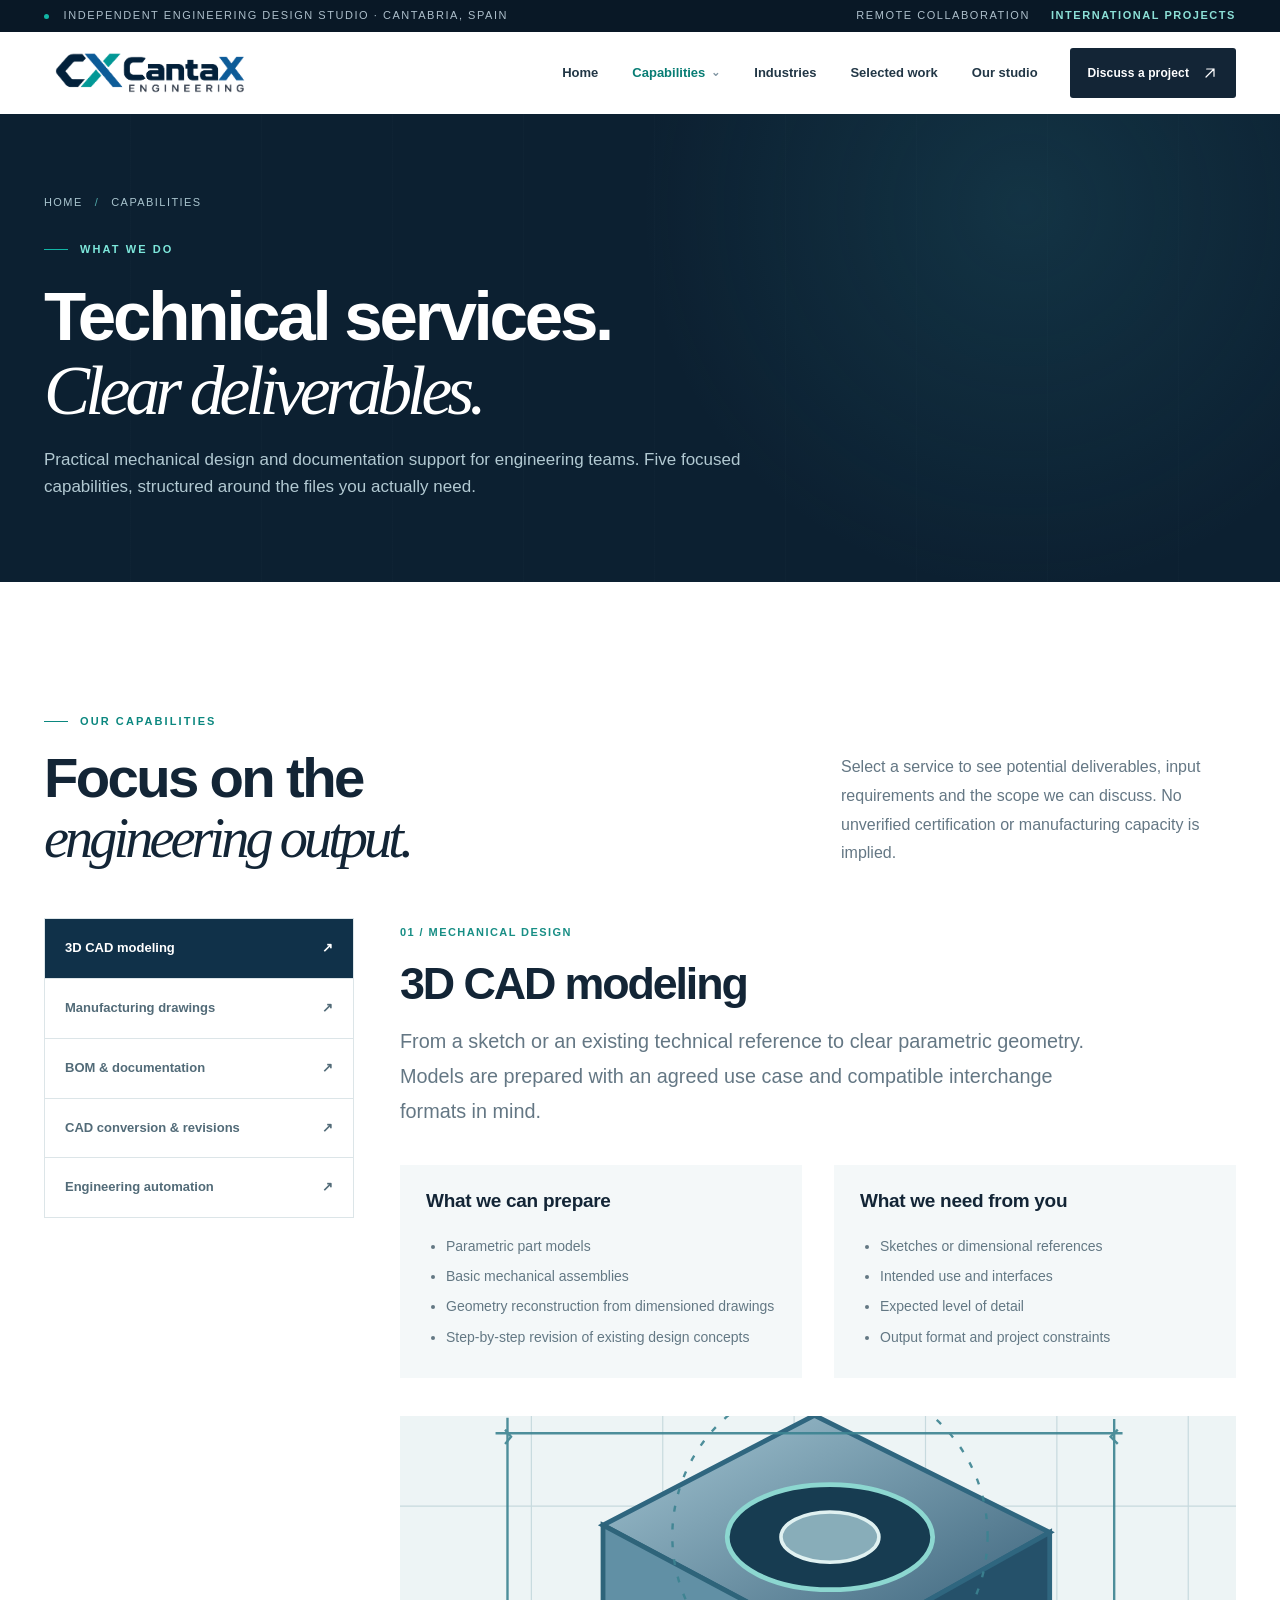
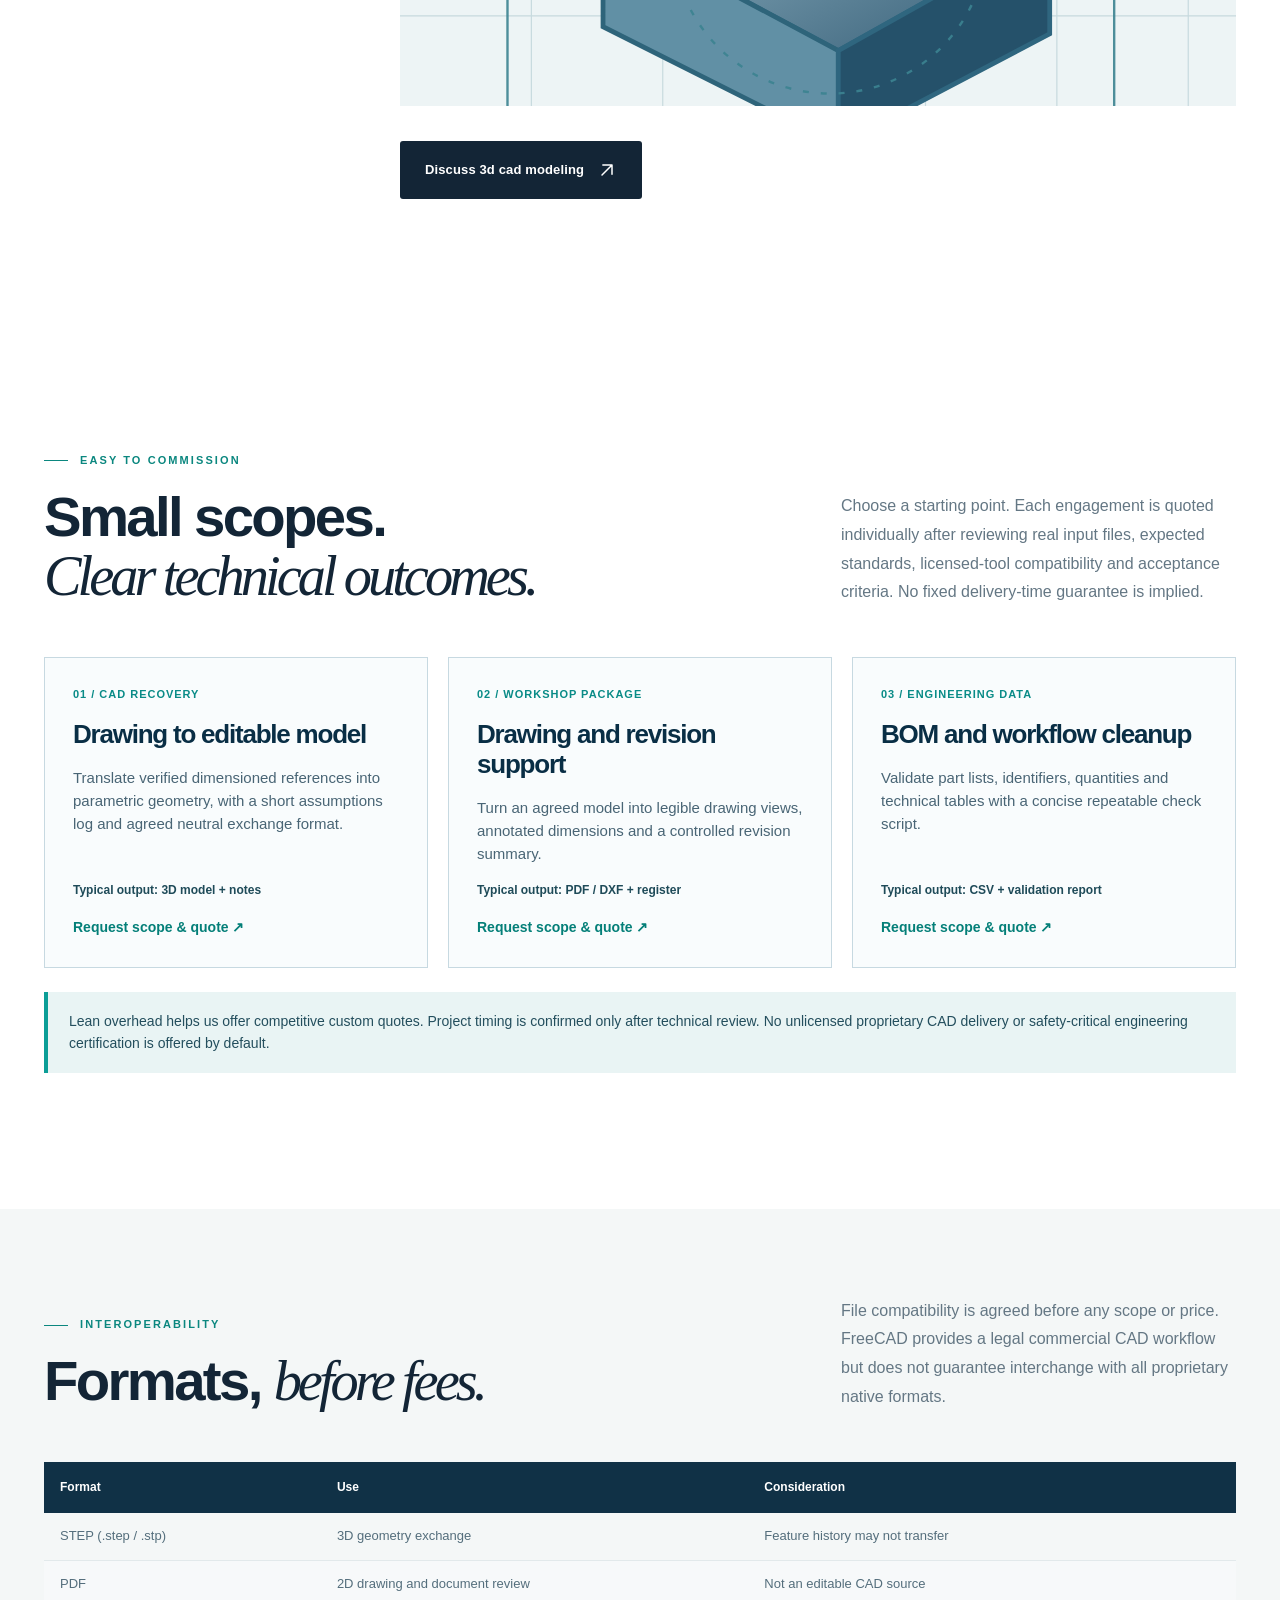
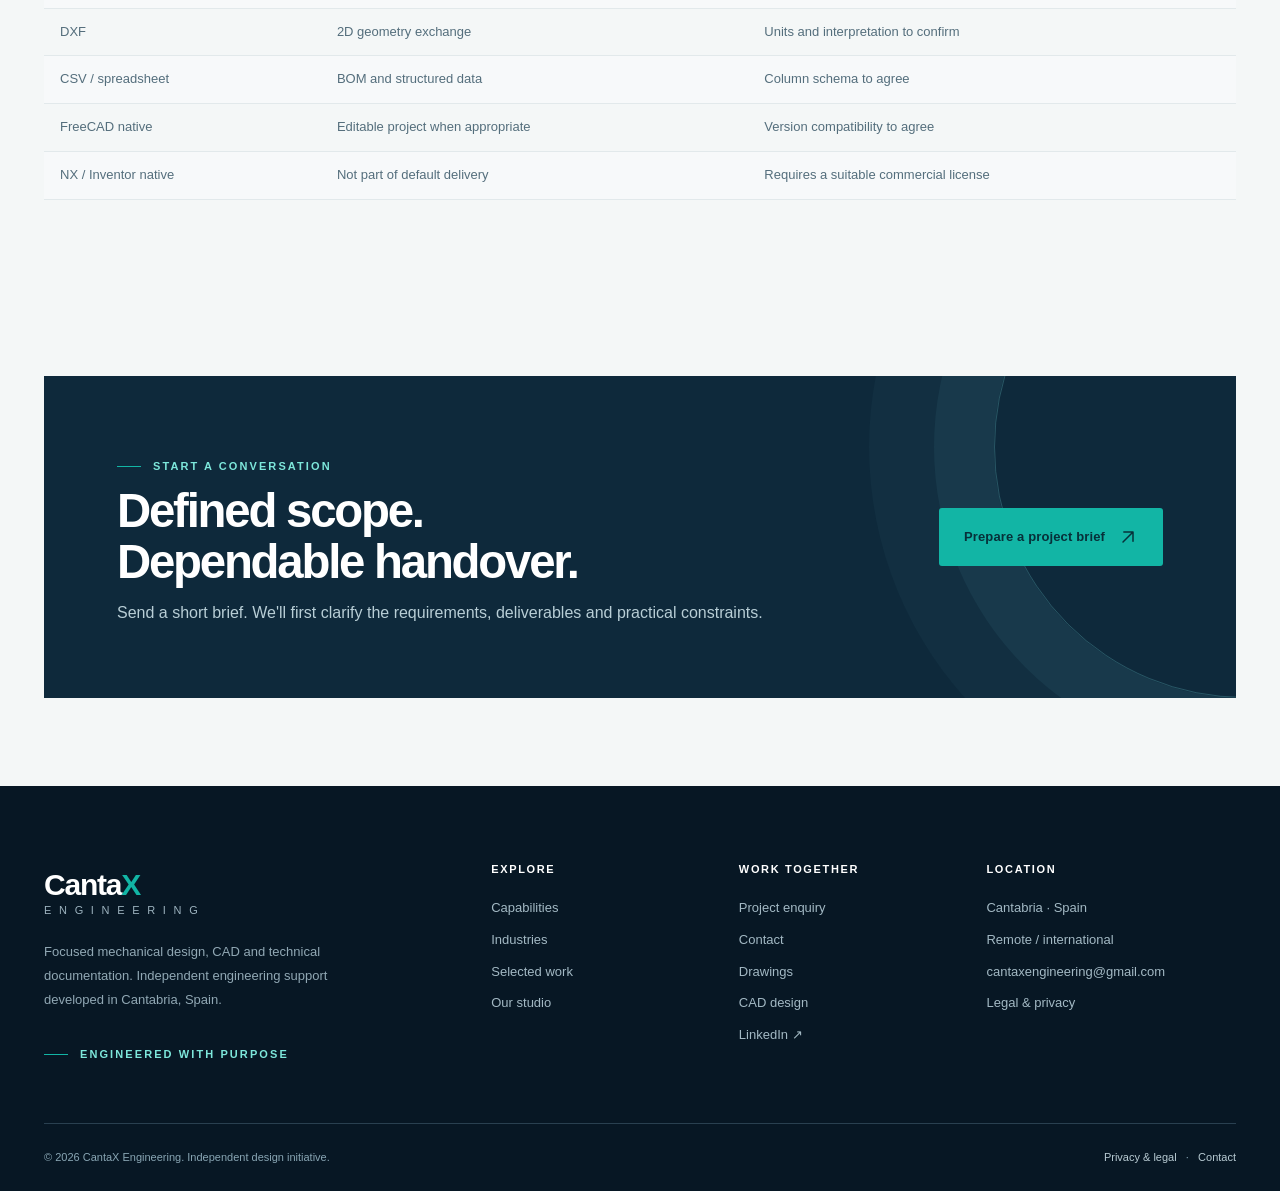
<file: services.html>
<!doctype html><html lang="en"><head><meta charset="UTF-8"><meta name="viewport" content="width=device-width,initial-scale=1"><meta name="theme-color" content="#091826"><meta name="description" content="Explore CantaX services: mechanical CAD, production drawings, BOM, CAD exchange and automation."><meta name="robots" content="index,follow"><meta property="og:type" content="website"><meta property="og:title" content="Capabilities | CantaX Engineering"><meta property="og:description" content="Explore CantaX services: mechanical CAD, production drawings, BOM, CAD exchange and automation."><meta property="og:image" content="assets/social.jpg"><title>Capabilities | CantaX Engineering</title><link rel="icon" href="assets/icon.png"><link rel="stylesheet" href="styles.css"><script src="site-config.js?v=20261020-contact2" defer></script><script src="site.js" defer></script></head><body><a href="#main" class="sr-only">Skip to content</a><div class="utility"><div class="container"><span><i class="utility-dot"></i> Independent engineering design studio · Cantabria, Spain</span><div class="utility-right"><span>Remote collaboration</span><strong>International projects</strong></div></div></div>
<header class="site-header"><div class="container navbar"><a class="brand" href="index.html" aria-label="CantaX Engineering home"><img src="assets/logo.png" width="214" height="72" alt="CantaX Engineering"></a>
<nav class="desktop-nav" aria-label="Main navigation"><a href="index.html" class="nav-link ">Home</a><div class="nav-entry"><a class="nav-link active" href="services.html">Capabilities <span class="mini-chevron">⌄</span></a><div class="mega"><a href="services.html#cad">3D CAD modeling<small>Parametric parts and assemblies</small>↗</a><a href="services.html#drawings">Manufacturing drawings<small>Dimensions, details and revision control</small>↗</a><a href="services.html#bom">BOM & technical documentation<small>Clear manufacturing handover</small>↗</a><a href="services.html#conversion">CAD conversion and revisions<small>Open interchange files</small>↗</a><a href="services.html#automation">Engineering automation<small>Scripts, spreadsheets and data flows</small>↗</a></div></div><a href="industries.html" class="nav-link ">Industries</a><a href="work.html" class="nav-link ">Selected work</a><a href="studio.html" class="nav-link ">Our studio</a></nav>
<div class="header-actions"><a class="top-btn" href="brief.html">Discuss a project <span class="icon" aria-hidden="true"><svg width="16" height="16" viewBox="0 0 24 24" xmlns="http://www.w3.org/2000/svg"><path d="M6 18 18 6M7 6h11v11"/></svg></span></a><button type="button" class="mobile-toggle" data-mobile-toggle aria-expanded="false" aria-label="Toggle main menu" aria-controls="mobile-nav"><span class="icon" aria-hidden="true"><svg width="20" height="20" viewBox="0 0 24 24" xmlns="http://www.w3.org/2000/svg"><path d="M4 7h16M4 12h16M4 17h16"/></svg></span></button></div></div>
<nav class="mobile-nav" id="mobile-nav" aria-label="Mobile navigation"><a href="index.html">Home</a><a href="services.html">Capabilities & services</a><a class="subnav" href="services.html#cad">3D CAD modeling</a><a class="subnav" href="services.html#drawings">Manufacturing drawings</a><a class="subnav" href="services.html#bom">Technical documentation</a><a href="industries.html">Industries</a><a href="work.html">Selected work</a><a href="studio.html">Our studio</a><a href="brief.html">Discuss a project ↗</a><a href="contact.html">Contact</a></nav></header><main id="main"><section class="page-hero"><div class="container"><div class="breadcrumbs"><a href="index.html">Home</a><span>/</span>Capabilities</div><span class="eyebrow light" style="margin-top:30px">What we do</span><h1>Technical services.<br><span class="serif">Clear deliverables.</span></h1><p>Practical mechanical design and documentation support for engineering teams. Five focused capabilities, structured around the files you actually need.</p></div></section>
<section class="section white"><div class="container"><div class="section-head"><div><span class="section-label">Our capabilities</span><h2>Focus on the<br><span class="serif">engineering output.</span></h2></div><p>Select a service to see potential deliverables, input requirements and the scope we can discuss. No unverified certification or manufacturing capacity is implied.</p></div>
<div class="tab-layout"><div class="tabs" role="tablist" aria-label="Engineering capabilities" aria-orientation="vertical"><button type="button" role="tab" id="tab-cad" data-service-tab="cad" aria-controls="panel-cad" aria-selected="true" tabindex="0">3D CAD modeling<span aria-hidden="true">↗</span></button><button type="button" role="tab" id="tab-drawings" data-service-tab="drawings" aria-controls="panel-drawings" aria-selected="false" tabindex="-1">Manufacturing drawings<span aria-hidden="true">↗</span></button><button type="button" role="tab" id="tab-bom" data-service-tab="bom" aria-controls="panel-bom" aria-selected="false" tabindex="-1">BOM & documentation<span aria-hidden="true">↗</span></button><button type="button" role="tab" id="tab-conversion" data-service-tab="conversion" aria-controls="panel-conversion" aria-selected="false" tabindex="-1">CAD conversion & revisions<span aria-hidden="true">↗</span></button><button type="button" role="tab" id="tab-automation" data-service-tab="automation" aria-controls="panel-automation" aria-selected="false" tabindex="-1">Engineering automation<span aria-hidden="true">↗</span></button></div><div><section class="panel" role="tabpanel" id="panel-cad" aria-labelledby="tab-cad" data-service-panel="cad" >
    <span class="panel-kicker">01 / MECHANICAL DESIGN</span><h2>3D CAD modeling</h2><p class="lead">From a sketch or an existing technical reference to clear parametric geometry. Models are prepared with an agreed use case and compatible interchange formats in mind.</p>
    <div class="detail-grid"><div class="detail-box"><h3>What we can prepare</h3><ul><li>Parametric part models</li><li>Basic mechanical assemblies</li><li>Geometry reconstruction from dimensioned drawings</li><li>Step-by-step revision of existing design concepts</li></ul></div><div class="detail-box"><h3>What we need from you</h3><ul><li>Sketches or dimensional references</li><li>Intended use and interfaces</li><li>Expected level of detail</li><li>Output format and project constraints</li></ul></div></div>
    <div class="panel-illustration"><img src="assets/case-cad.svg" alt="Illustrative technical graphic for 3D CAD modeling" loading="lazy" style="width:100%;height:290px;object-fit:cover"></div>
    <div class="space-top"><a class="btn btn-dark" href="brief.html">Discuss 3d cad modeling <span class="icon" aria-hidden="true"><svg width="20" height="20" viewBox="0 0 24 24" xmlns="http://www.w3.org/2000/svg"><path d="M6 18 18 6M7 6h11v11"/></svg></span></a></div></section><section class="panel" role="tabpanel" id="panel-drawings" aria-labelledby="tab-drawings" data-service-panel="drawings" hidden>
    <span class="panel-kicker">02 / MANUFACTURING SUPPORT</span><h2>Manufacturing drawings</h2><p class="lead">Structured 2D documentation to help a workshop or engineering team understand geometry, dimensions and design intent. Technical scope and acceptance criteria are agreed up front.</p>
    <div class="detail-grid"><div class="detail-box"><h3>Typical deliverables</h3><ul><li>PDF drawings with dimensions and notes</li><li>Detail and assembly views</li><li>Revision tables and part references</li><li>DXF exports for compatible workflows</li></ul></div><div class="detail-box"><h3>Important inputs</h3><ul><li>Verified dimensions and datums</li><li>Units, materials and surface requirements</li><li>Tolerance requirements specified by client</li><li>Drawing standard and revision expectations</li></ul></div></div>
    <div class="panel-illustration"><img src="assets/case-cad.svg" alt="Illustrative technical graphic for Manufacturing drawings" loading="lazy" style="width:100%;height:290px;object-fit:cover"></div>
    <div class="space-top"><a class="btn btn-dark" href="brief.html">Discuss manufacturing drawings <span class="icon" aria-hidden="true"><svg width="20" height="20" viewBox="0 0 24 24" xmlns="http://www.w3.org/2000/svg"><path d="M6 18 18 6M7 6h11v11"/></svg></span></a></div></section><section class="panel" role="tabpanel" id="panel-bom" aria-labelledby="tab-bom" data-service-panel="bom" hidden>
    <span class="panel-kicker">03 / PRODUCT DATA</span><h2>BOM & documentation</h2><p class="lead">A clear set of files can matter as much as the model. We structure parts lists, assemblies and handover documents so your team can review changes without searching across fragmented spreadsheets.</p>
    <div class="detail-grid"><div class="detail-box"><h3>Typical deliverables</h3><ul><li>Structured bills of materials</li><li>Part numbering and document registers</li><li>Exploded-view documentation concepts</li><li>CSV / XLSX-friendly reporting tables</li></ul></div><div class="detail-box"><h3>How we structure work</h3><ul><li>Identify parts and source references</li><li>Resolve missing or conflicting inputs</li><li>Record revision and file names</li><li>Deliver organized documents</li></ul></div></div>
    <div class="panel-illustration"><img src="assets/case-data.svg" alt="Illustrative technical graphic for BOM & documentation" loading="lazy" style="width:100%;height:290px;object-fit:cover"></div>
    <div class="space-top"><a class="btn btn-dark" href="brief.html">Discuss bom & documentation <span class="icon" aria-hidden="true"><svg width="20" height="20" viewBox="0 0 24 24" xmlns="http://www.w3.org/2000/svg"><path d="M6 18 18 6M7 6h11v11"/></svg></span></a></div></section><section class="panel" role="tabpanel" id="panel-conversion" aria-labelledby="tab-conversion" data-service-panel="conversion" hidden>
    <span class="panel-kicker">04 / GEOMETRY SUPPORT</span><h2>CAD conversion & revisions</h2><p class="lead">Geometry cleanup, compatible STEP and DXF interchange, controlled feature revisions and preparation of models for downstream review. Native files from proprietary systems are not promised without licensed access.</p>
    <div class="detail-grid"><div class="detail-box"><h3>Typical deliverables</h3><ul><li>STEP interchange where compatible</li><li>DXF geometry and 2D exports</li><li>Geometry reconstruction and corrections</li><li>Revision summaries and annotated comparisons</li></ul></div><div class="detail-box"><h3>Compatibility notes</h3><ul><li>Confirm file extension before quoting</li><li>Native NX / Inventor output not offered by default</li><li>No DRM or license circumvention</li><li>Sensitive files only after safe transfer is agreed</li></ul></div></div>
    <div class="panel-illustration"><img src="assets/case-cad.svg" alt="Illustrative technical graphic for CAD conversion & revisions" loading="lazy" style="width:100%;height:290px;object-fit:cover"></div>
    <div class="space-top"><a class="btn btn-dark" href="brief.html">Discuss cad conversion & revisions <span class="icon" aria-hidden="true"><svg width="20" height="20" viewBox="0 0 24 24" xmlns="http://www.w3.org/2000/svg"><path d="M6 18 18 6M7 6h11v11"/></svg></span></a></div></section><section class="panel" role="tabpanel" id="panel-automation" aria-labelledby="tab-automation" data-service-panel="automation" hidden>
    <span class="panel-kicker">05 / TECHNICAL TOOLS</span><h2>Engineering automation</h2><p class="lead">Focused tools that reduce repetitive engineering administration: BOM comparisons, spreadsheet validation, file naming, report generation and analysis of industrial datasets.</p>
    <div class="detail-grid"><div class="detail-box"><h3>Potential deliverables</h3><ul><li>Python utilities and scripts</li><li>BOM / CSV validation checks</li><li>Data-cleaning and report workflows</li><li>Technical dashboards using test or supplied data</li></ul></div><div class="detail-box"><h3>Practical checks</h3><ul><li>Input data and expected outputs</li><li>Error handling and edge cases</li><li>Environment requirements</li><li>Validation by client before critical use</li></ul></div></div>
    <div class="panel-illustration"><img src="assets/case-data.svg" alt="Illustrative technical graphic for Engineering automation" loading="lazy" style="width:100%;height:290px;object-fit:cover"></div>
    <div class="space-top"><a class="btn btn-dark" href="brief.html">Discuss engineering automation <span class="icon" aria-hidden="true"><svg width="20" height="20" viewBox="0 0 24 24" xmlns="http://www.w3.org/2000/svg"><path d="M6 18 18 6M7 6h11v11"/></svg></span></a></div></section></div></div></div></section>
<section class="section white" id="engagements"><div class="container"><div class="section-head"><div><span class="section-label">Easy to commission</span><h2>Small scopes.<br><span class="serif">Clear technical outcomes.</span></h2></div><p>Choose a starting point. Each engagement is quoted individually after reviewing real input files, expected standards, licensed-tool compatibility and acceptance criteria. No fixed delivery-time guarantee is implied.</p></div>
<div class="engagement-grid">
<article class="engagement-card"><span>01 / CAD RECOVERY</span><h3>Drawing to editable model</h3><p>Translate verified dimensioned references into parametric geometry, with a short assumptions log and agreed neutral exchange format.</p><strong>Typical output: 3D model + notes</strong><a href="brief.html">Request scope & quote ↗</a></article>
<article class="engagement-card"><span>02 / WORKSHOP PACKAGE</span><h3>Drawing and revision support</h3><p>Turn an agreed model into legible drawing views, annotated dimensions and a controlled revision summary.</p><strong>Typical output: PDF / DXF + register</strong><a href="brief.html">Request scope & quote ↗</a></article>
<article class="engagement-card"><span>03 / ENGINEERING DATA</span><h3>BOM and workflow cleanup</h3><p>Validate part lists, identifiers, quantities and technical tables with a concise repeatable check script.</p><strong>Typical output: CSV + validation report</strong><a href="brief.html">Request scope & quote ↗</a></article>
</div><p class="engagement-note">Lean overhead helps us offer competitive custom quotes. Project timing is confirmed only after technical review. No unlicensed proprietary CAD delivery or safety-critical engineering certification is offered by default.</p></div></section><section class="section-small soft"><div class="container"><div class="section-head"><div><span class="section-label">Interoperability</span><h2>Formats, <span class="serif">before fees.</span></h2></div><p>File compatibility is agreed before any scope or price. FreeCAD provides a legal commercial CAD workflow but does not guarantee interchange with all proprietary native formats.</p></div><table class="matrix"><thead><tr><th>Format</th><th>Use</th><th>Consideration</th></tr></thead><tbody><tr><td>STEP (.step / .stp)</td><td>3D geometry exchange</td><td>Feature history may not transfer</td></tr><tr><td>PDF</td><td>2D drawing and document review</td><td>Not an editable CAD source</td></tr><tr><td>DXF</td><td>2D geometry exchange</td><td>Units and interpretation to confirm</td></tr><tr><td>CSV / spreadsheet</td><td>BOM and structured data</td><td>Column schema to agree</td></tr><tr><td>FreeCAD native</td><td>Editable project when appropriate</td><td>Version compatibility to agree</td></tr><tr><td>NX / Inventor native</td><td>Not part of default delivery</td><td>Requires a suitable commercial license</td></tr></tbody></table></div></section><section class="section-small soft"><div class="container"><div class="cta-panel"><div class="cta-content"><div><span class="eyebrow light">START A CONVERSATION</span><h2>Defined scope.<br>Dependable handover.</h2><p>Send a short brief. We'll first clarify the requirements, deliverables and practical constraints.</p></div><a href="brief.html" class="btn btn-primary">Prepare a project brief <span class="icon" aria-hidden="true"><svg width="17" height="17" viewBox="0 0 24 24" xmlns="http://www.w3.org/2000/svg"><path d="M6 18 18 6M7 6h11v11"/></svg></span></a></div></div></div></section></main><footer class="site-footer"><div class="container footer-grid">
<div><a class="footer-brand" href="index.html">Canta<b>X</b><small>E N G I N E E R I N G</small></a><p class="footer-intro">Focused mechanical design, CAD and technical documentation. Independent engineering support developed in Cantabria, Spain.</p><span class="eyebrow light">Engineered with purpose</span></div>
<div class="footer-col"><h4>Explore</h4><a href="services.html">Capabilities</a><a href="industries.html">Industries</a><a href="work.html">Selected work</a><a href="studio.html">Our studio</a></div>
<div class="footer-col"><h4>Work together</h4><a href="brief.html">Project enquiry</a><a href="contact.html">Contact</a><a href="services.html#drawings">Drawings</a><a href="services.html#cad">CAD design</a></div>
<div class="footer-col"><h4>Location</h4><span>Cantabria · Spain</span><span>Remote / international</span><span data-contact-availability>Contact address pending</span><a href="legal.html">Legal & privacy</a></div></div>
<div class="container footer-bottom"><span>© <span data-year>2026</span> CantaX Engineering. Independent design initiative.</span><span><a href="legal.html">Privacy & legal</a> &nbsp; · &nbsp; <a href="contact.html">Contact</a></span></div></footer></body></html>
</file>
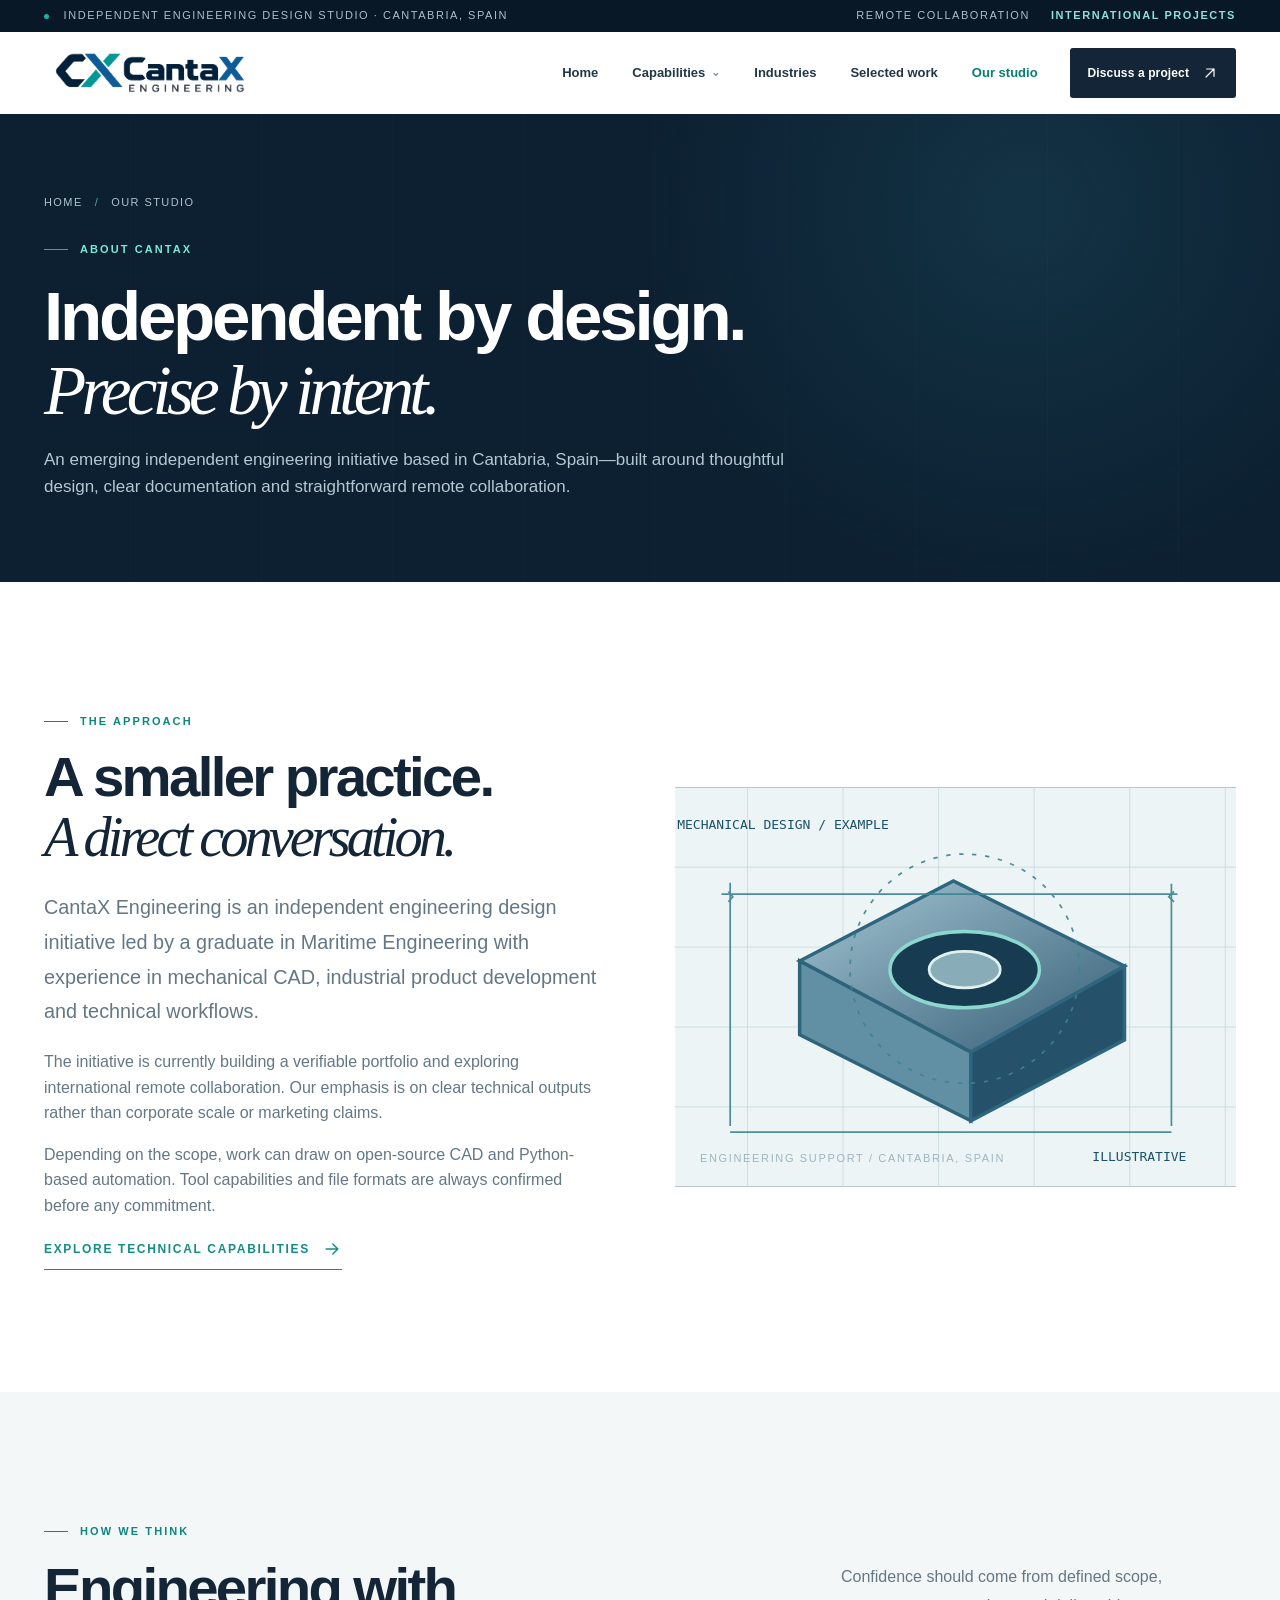
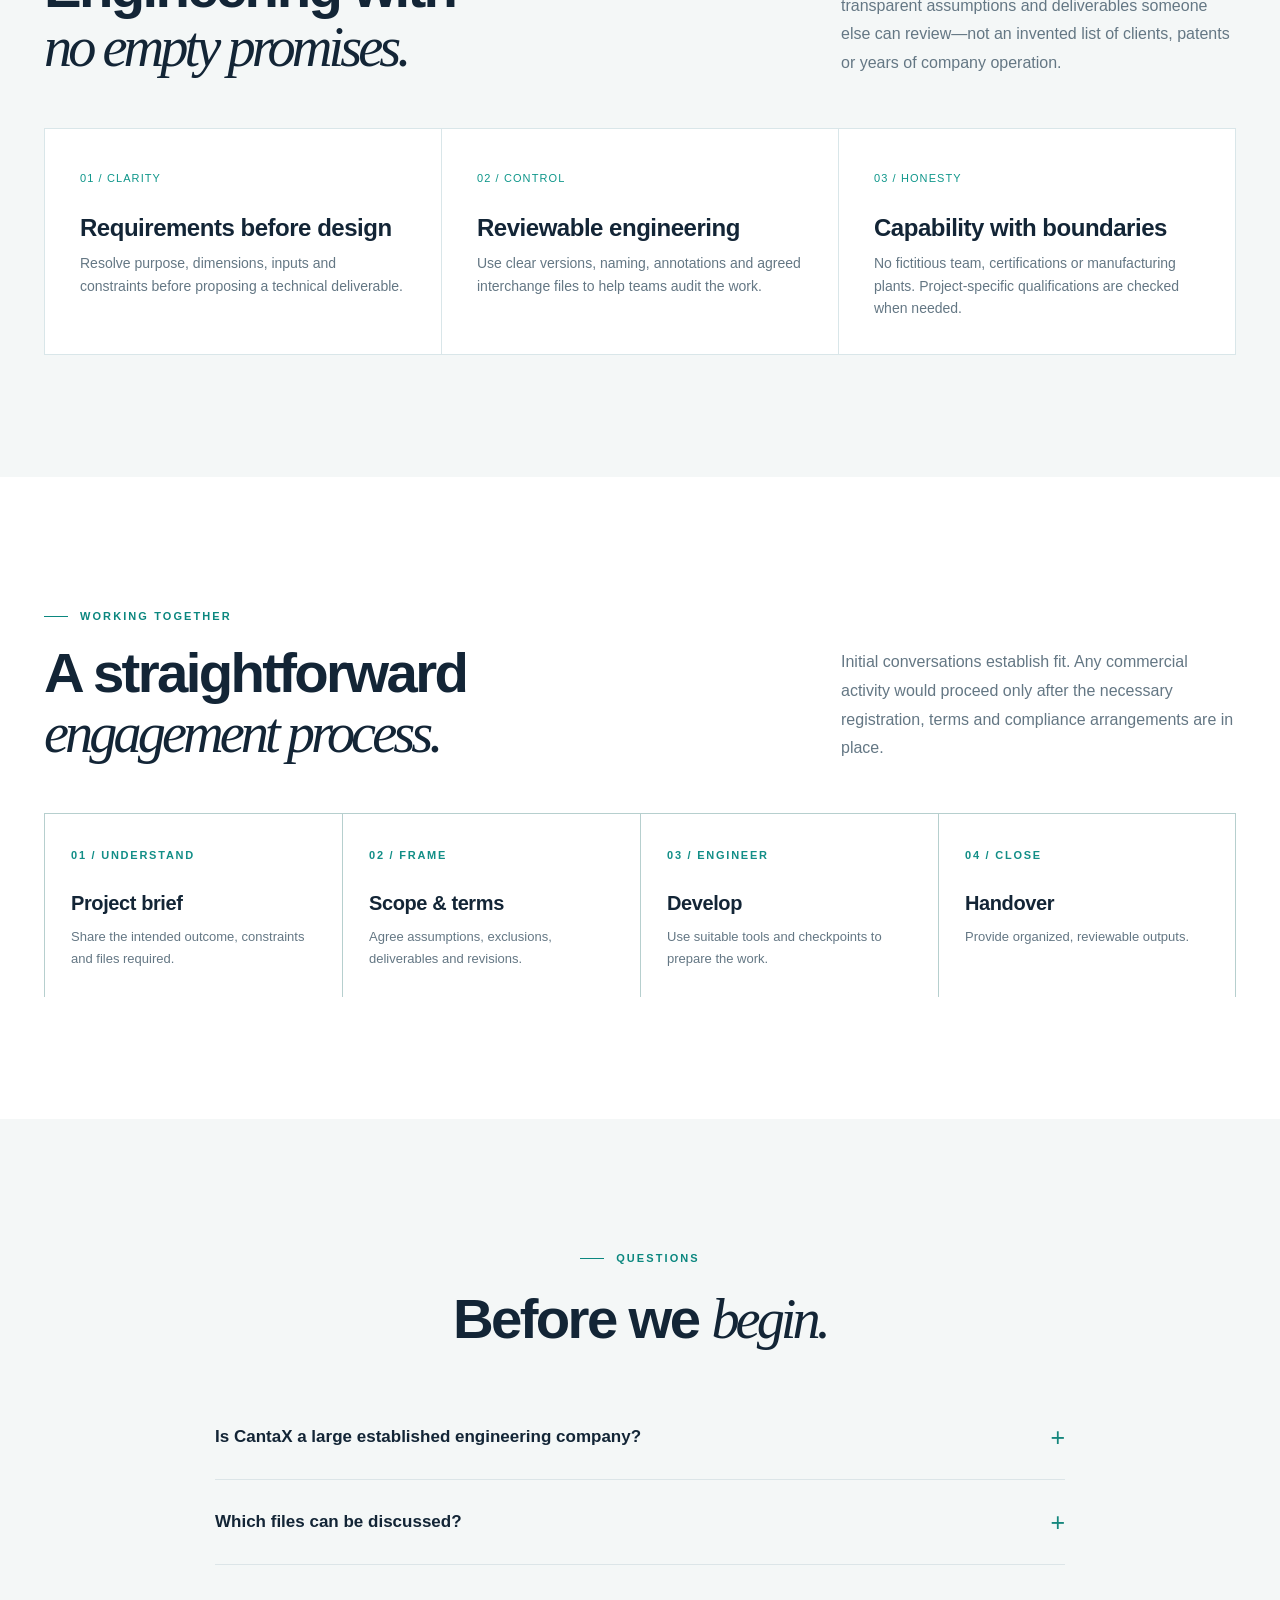
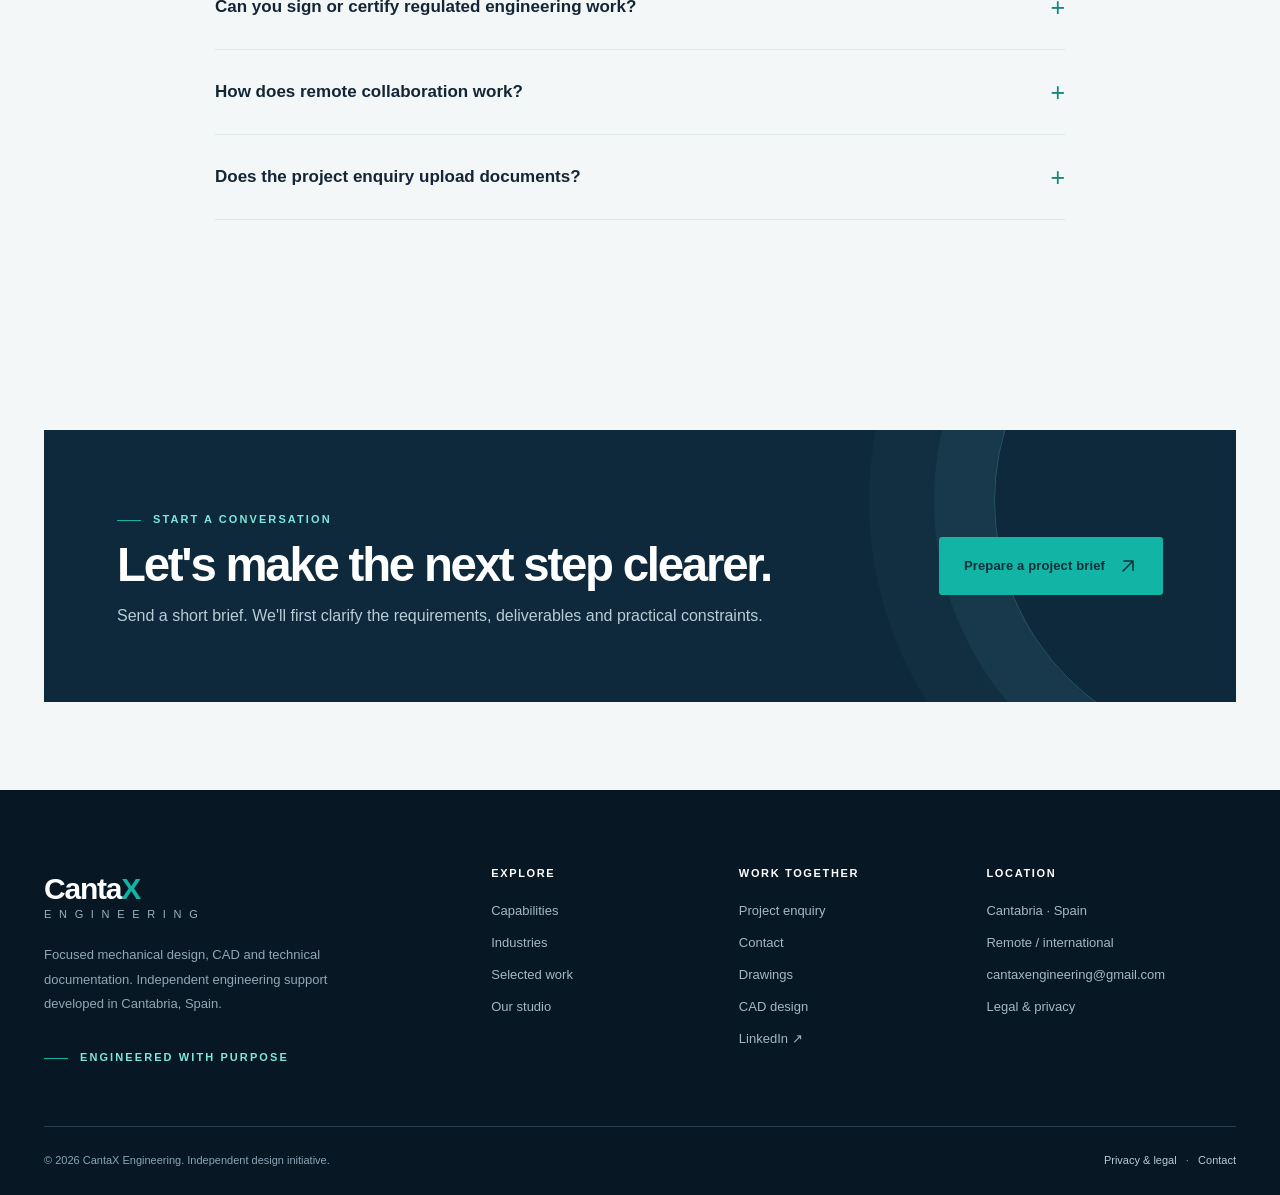
<file: studio.html>
<!doctype html><html lang="en"><head><meta charset="UTF-8"><meta name="viewport" content="width=device-width,initial-scale=1"><meta name="theme-color" content="#091826"><meta name="description" content="Learn about the independent Maritime Engineering-led design initiative based in Cantabria, Spain."><meta name="robots" content="index,follow"><meta property="og:type" content="website"><meta property="og:title" content="Our Studio | CantaX Engineering"><meta property="og:description" content="Learn about the independent Maritime Engineering-led design initiative based in Cantabria, Spain."><meta property="og:image" content="assets/social.jpg"><title>Our Studio | CantaX Engineering</title><link rel="icon" href="assets/icon.png"><link rel="stylesheet" href="styles.css"><script src="site-config.js?v=20261020-contact2" defer></script><script src="site.js" defer></script></head><body><a href="#main" class="sr-only">Skip to content</a><div class="utility"><div class="container"><span><i class="utility-dot"></i> Independent engineering design studio · Cantabria, Spain</span><div class="utility-right"><span>Remote collaboration</span><strong>International projects</strong></div></div></div>
<header class="site-header"><div class="container navbar"><a class="brand" href="index.html" aria-label="CantaX Engineering home"><img src="assets/logo.png" width="214" height="72" alt="CantaX Engineering"></a>
<nav class="desktop-nav" aria-label="Main navigation"><a href="index.html" class="nav-link ">Home</a><div class="nav-entry"><a class="nav-link " href="services.html">Capabilities <span class="mini-chevron">⌄</span></a><div class="mega"><a href="services.html#cad">3D CAD modeling<small>Parametric parts and assemblies</small>↗</a><a href="services.html#drawings">Manufacturing drawings<small>Dimensions, details and revision control</small>↗</a><a href="services.html#bom">BOM & technical documentation<small>Clear manufacturing handover</small>↗</a><a href="services.html#conversion">CAD conversion and revisions<small>Open interchange files</small>↗</a><a href="services.html#automation">Engineering automation<small>Scripts, spreadsheets and data flows</small>↗</a></div></div><a href="industries.html" class="nav-link ">Industries</a><a href="work.html" class="nav-link ">Selected work</a><a href="studio.html" class="nav-link active">Our studio</a></nav>
<div class="header-actions"><a class="top-btn" href="brief.html">Discuss a project <span class="icon" aria-hidden="true"><svg width="16" height="16" viewBox="0 0 24 24" xmlns="http://www.w3.org/2000/svg"><path d="M6 18 18 6M7 6h11v11"/></svg></span></a><button type="button" class="mobile-toggle" data-mobile-toggle aria-expanded="false" aria-label="Toggle main menu" aria-controls="mobile-nav"><span class="icon" aria-hidden="true"><svg width="20" height="20" viewBox="0 0 24 24" xmlns="http://www.w3.org/2000/svg"><path d="M4 7h16M4 12h16M4 17h16"/></svg></span></button></div></div>
<nav class="mobile-nav" id="mobile-nav" aria-label="Mobile navigation"><a href="index.html">Home</a><a href="services.html">Capabilities & services</a><a class="subnav" href="services.html#cad">3D CAD modeling</a><a class="subnav" href="services.html#drawings">Manufacturing drawings</a><a class="subnav" href="services.html#bom">Technical documentation</a><a href="industries.html">Industries</a><a href="work.html">Selected work</a><a href="studio.html">Our studio</a><a href="brief.html">Discuss a project ↗</a><a href="contact.html">Contact</a></nav></header><main id="main"><section class="page-hero"><div class="container"><div class="breadcrumbs"><a href="index.html">Home</a><span>/</span>Our studio</div><span class="eyebrow light" style="margin-top:30px">About CantaX</span><h1>Independent by design.<br><span class="serif">Precise by intent.</span></h1><p>An emerging independent engineering initiative based in Cantabria, Spain—built around thoughtful design, clear documentation and straightforward remote collaboration.</p></div></section>
<section class="section white"><div class="container two-col"><div><span class="section-label">The approach</span><h2>A smaller practice.<br><span class="serif">A direct conversation.</span></h2><p class="lead">CantaX Engineering is an independent engineering design initiative led by a graduate in Maritime Engineering with experience in mechanical CAD, industrial product development and technical workflows.</p><p>The initiative is currently building a verifiable portfolio and exploring international remote collaboration. Our emphasis is on clear technical outputs rather than corporate scale or marketing claims.</p><p>Depending on the scope, work can draw on open-source CAD and Python-based automation. Tool capabilities and file formats are always confirmed before any commitment.</p><a href="services.html" class="inline-link">Explore technical capabilities <span class="icon" aria-hidden="true"><svg width="20" height="20" viewBox="0 0 24 24" xmlns="http://www.w3.org/2000/svg"><path d="M5 12h14m-6-6 6 6-6 6"/></svg></span></a></div><div class="portrait-art"><img src="assets/case-cad.svg" alt="Technical illustration of a mechanical design" style="height:100%;width:100%;object-fit:cover"><span>ENGINEERING SUPPORT / CANTABRIA, SPAIN</span></div></div></section>
<section class="section soft"><div class="container"><div class="section-head"><div><span class="section-label">How we think</span><h2>Engineering with<br><span class="serif">no empty promises.</span></h2></div><p>Confidence should come from defined scope, transparent assumptions and deliverables someone else can review—not an invented list of clients, patents or years of company operation.</p></div><div class="principles"><article><span class="p-num">01 / CLARITY</span><h3>Requirements before design</h3><p>Resolve purpose, dimensions, inputs and constraints before proposing a technical deliverable.</p></article><article><span class="p-num">02 / CONTROL</span><h3>Reviewable engineering</h3><p>Use clear versions, naming, annotations and agreed interchange files to help teams audit the work.</p></article><article><span class="p-num">03 / HONESTY</span><h3>Capability with boundaries</h3><p>No fictitious team, certifications or manufacturing plants. Project-specific qualifications are checked when needed.</p></article></div></div></section>
<section class="section white"><div class="container"><div class="section-head"><div><span class="section-label">Working together</span><h2>A straightforward<br><span class="serif">engagement process.</span></h2></div><p>Initial conversations establish fit. Any commercial activity would proceed only after the necessary registration, terms and compliance arrangements are in place.</p></div><div class="process-list"><article><b>01 / UNDERSTAND</b><h3>Project brief</h3><p>Share the intended outcome, constraints and files required.</p></article><article><b>02 / FRAME</b><h3>Scope & terms</h3><p>Agree assumptions, exclusions, deliverables and revisions.</p></article><article><b>03 / ENGINEER</b><h3>Develop</h3><p>Use suitable tools and checkpoints to prepare the work.</p></article><article><b>04 / CLOSE</b><h3>Handover</h3><p>Provide organized, reviewable outputs.</p></article></div></div></section>
<section class="section soft"><div class="container faq"><div class="center"><span class="section-label">Questions</span><h2 style="margin:22px 0 45px">Before we <span class="serif">begin.</span></h2></div>
<details><summary>Is CantaX a large established engineering company?</summary><p>No. CantaX is a developing independent practice led by one engineer. The professional presentation should not be mistaken for a team or an incorporated company.</p></details>
<details><summary>Which files can be discussed?</summary><p>STEP, PDF, DXF, CSV and FreeCAD-related formats are potential options depending on the task. Native Siemens NX or Autodesk Inventor output is not offered without appropriate licensing.</p></details>
<details><summary>Can you sign or certify regulated engineering work?</summary><p>Not as a general claim. Any engineering subject to reserved professional attributions, insurance requirements, third-party approval or product regulation needs separate eligibility and responsibility checks.</p></details>
<details><summary>How does remote collaboration work?</summary><p>We first define intended outputs and identify any sensitive files, then agree the safe transfer approach, milestones, review points and final formats.</p></details>
<details><summary>Does the project enquiry upload documents?</summary><p>No. The static site creates a text summary on your device and can open your own email client after an actual contact address is configured. It does not upload attachments, collect analytics or retain submissions on a server.</p></details>
</div></section><section class="section-small soft"><div class="container"><div class="cta-panel"><div class="cta-content"><div><span class="eyebrow light">START A CONVERSATION</span><h2>Let's make the next step clearer.</h2><p>Send a short brief. We'll first clarify the requirements, deliverables and practical constraints.</p></div><a href="brief.html" class="btn btn-primary">Prepare a project brief <span class="icon" aria-hidden="true"><svg width="17" height="17" viewBox="0 0 24 24" xmlns="http://www.w3.org/2000/svg"><path d="M6 18 18 6M7 6h11v11"/></svg></span></a></div></div></div></section></main><footer class="site-footer"><div class="container footer-grid">
<div><a class="footer-brand" href="index.html">Canta<b>X</b><small>E N G I N E E R I N G</small></a><p class="footer-intro">Focused mechanical design, CAD and technical documentation. Independent engineering support developed in Cantabria, Spain.</p><span class="eyebrow light">Engineered with purpose</span></div>
<div class="footer-col"><h4>Explore</h4><a href="services.html">Capabilities</a><a href="industries.html">Industries</a><a href="work.html">Selected work</a><a href="studio.html">Our studio</a></div>
<div class="footer-col"><h4>Work together</h4><a href="brief.html">Project enquiry</a><a href="contact.html">Contact</a><a href="services.html#drawings">Drawings</a><a href="services.html#cad">CAD design</a></div>
<div class="footer-col"><h4>Location</h4><span>Cantabria · Spain</span><span>Remote / international</span><span data-contact-availability>Contact address pending</span><a href="legal.html">Legal & privacy</a></div></div>
<div class="container footer-bottom"><span>© <span data-year>2026</span> CantaX Engineering. Independent design initiative.</span><span><a href="legal.html">Privacy & legal</a> &nbsp; · &nbsp; <a href="contact.html">Contact</a></span></div></footer></body></html>
</file>
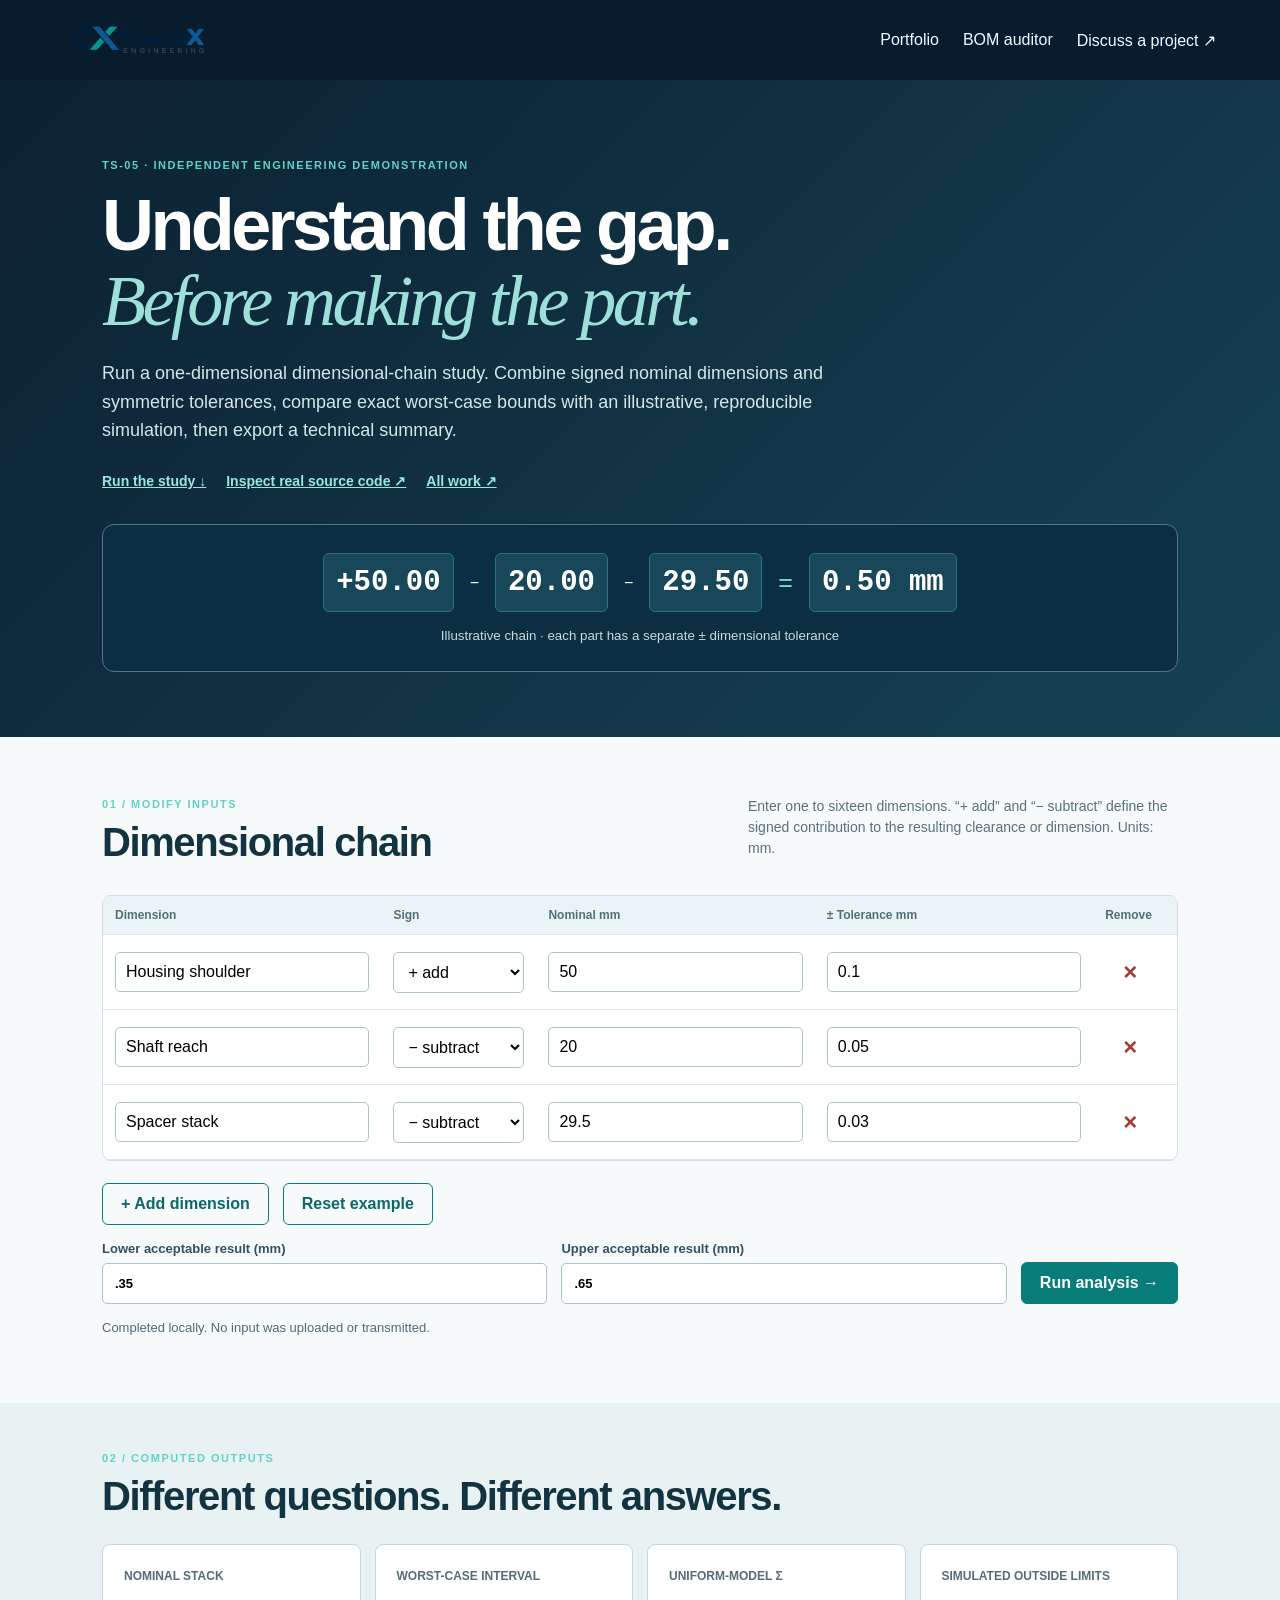
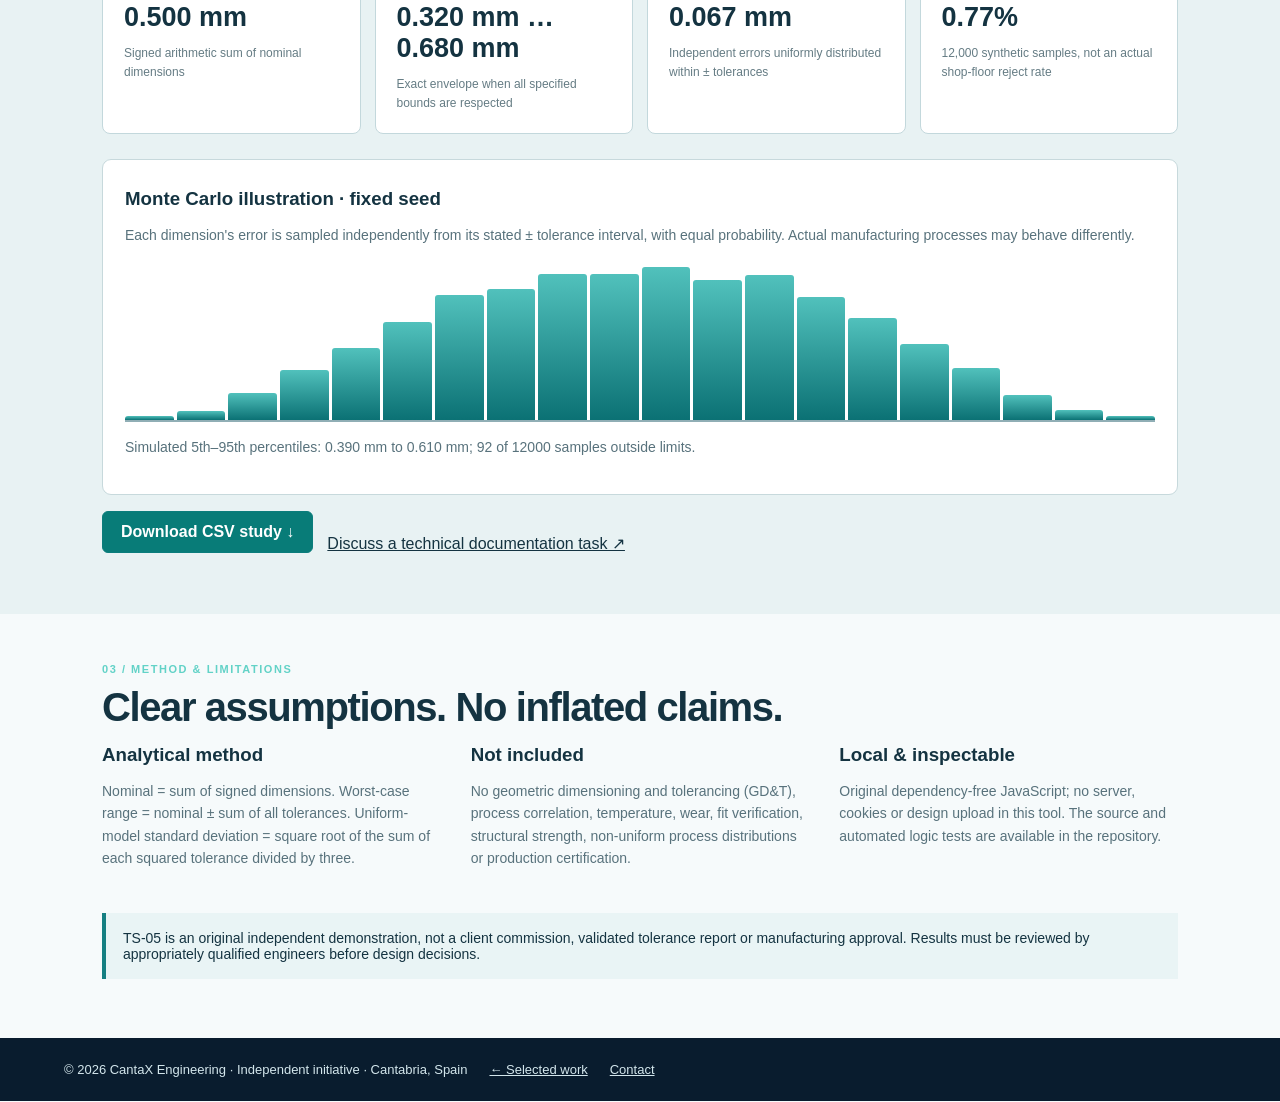
<file: ts05.html>
<!doctype html><html lang="en"><head><meta charset="utf-8"><meta name="viewport" content="width=device-width,initial-scale=1">
<meta name="description" content="TS-05: transparent engineering dimensional-chain study with analytical worst-case tolerance bounds and reproducible simulated distributions.">
<title>TS-05 | Tolerance Stack-up Explorer · CantaX Engineering</title><link rel="icon" href="assets/icon.png"><script src="ts05.js" defer></script>
<style>
:root{font-family:Inter,"Segoe UI",Arial,sans-serif;color:#143341;background:#f6fafb}*{box-sizing:border-box}body{margin:0}button,input,select{font:inherit}button{cursor:pointer}a{color:inherit}.skip{position:absolute;left:-9999px}.skip:focus{left:15px;top:10px;padding:10px;background:#fff;z-index:2}.nav{background:#091c2e;color:#ecfeff;display:flex;align-items:center;justify-content:space-between;padding:15px 5%;gap:18px;flex-wrap:wrap}.nav img{width:150px;height:auto;display:block}.nav nav{display:flex;flex-wrap:wrap;gap:24px}.nav a{text-decoration:none}.wrap{max-width:1120px;margin:auto;padding:45px 22px}.hero{background:linear-gradient(135deg,#0b2133,#164354);color:white}.hero .wrap{padding-top:75px;padding-bottom:65px}.eyebrow{color:#62d2c7;font-size:11px;font-weight:750;letter-spacing:.14em}h1{font-size:clamp(36px,6vw,72px);letter-spacing:-.05em;line-height:1.04;margin:15px 0 20px}h1 em{font-family:Georgia,serif;font-weight:400;color:#9ddfd9}h2{font-size:clamp(24px,3.3vw,40px);letter-spacing:-.035em;margin:8px 0}h3{margin:6px 0 10px}.intro{font-size:18px;max-width:780px;color:#d3e7e8;line-height:1.6}.links{display:flex;flex-wrap:wrap;gap:20px;margin-top:28px;color:#9ae6de;font-weight:700;font-size:14px}.schematic{margin:35px 0 0;background:#0b2e42;border:1px solid #4d7886;border-radius:12px;padding:28px;display:flex;align-items:center;justify-content:center;flex-wrap:wrap;gap:16px}.schematic .dim{font:700 clamp(18px,3vw,29px) Consolas,monospace;padding:12px;background:#18475a;border-radius:6px;border:1px solid #2b7482}.schematic .equal{color:#78d9cf;font-size:25px}.schematic small{flex-basis:100%;text-align:center;color:#c4dddd}.head{display:flex;align-items:end;justify-content:space-between;gap:24px}.head p{max-width:430px;color:#58717b;line-height:1.5;font-size:14px}.scroll{overflow-x:auto;border:1px solid #cddfe3;border-radius:9px;margin:22px 0;background:white}table{border-collapse:collapse;width:100%;min-width:630px}td,th{padding:12px;border-bottom:1px solid #dce7eb;text-align:left}th{font-size:12px;color:#537078;background:#eaf3f5}td input,td select{border:1px solid #aac6cc;border-radius:5px;padding:10px;width:100%;min-width:85px;background:white}td:first-child input{min-width:145px}.remove{background:none;border:0;color:#a23b33;font-size:24px}button{border-radius:6px;padding:11px 18px;font-weight:650;border:1px solid #0b7d7c}.primary{background:#087c78;color:white}.secondary{background:transparent;color:#0d676a}.controls{display:flex;flex-wrap:wrap;align-items:end;gap:14px;margin:16px 0}.controls label{display:grid;gap:7px;flex:1;min-width:160px;font-size:13px;color:#34515f;font-weight:650}.controls label input{padding:12px;border-radius:5px;border:1px solid #a9c5c9;width:100%}.status{font-size:13px;color:#526a74;min-height:25px}.results{background:#e8f2f3}.metrics{display:grid;grid-template-columns:repeat(4,1fr);gap:14px;margin:25px 0}.metric{border:1px solid #c3d8dc;border-radius:8px;background:white;padding:21px;min-width:0}.metric span{font-size:12px;font-weight:750;color:#536e79;text-transform:uppercase}.metric strong{display:block;font-size:clamp(17px,2.2vw,27px);margin:18px 0 10px;overflow-wrap:anywhere}.metric small{color:#657c84;font-size:12px;line-height:1.5}.plot{background:white;border:1px solid #c7d9dc;border-radius:9px;padding:22px}.hist{height:155px;display:flex;align-items:end;gap:3px;border-bottom:2px solid #90aeb5;margin:20px 0 14px}.hist .bar{flex:1;background:linear-gradient(#51c1bc,#0b7174);min-width:1px;border-radius:3px 3px 0 0}.plot p,.note p{color:#58727c;line-height:1.6;font-size:14px}.notes{display:grid;grid-template-columns:repeat(3,1fr);gap:30px}.warning{padding:17px;border-left:4px solid #157f82;background:#e9f4f5;font-size:14px;margin-top:30px}footer{background:#091c2e;color:#d3e6ec;padding:24px 5%;display:flex;gap:22px;flex-wrap:wrap;font-size:13px}button:disabled{opacity:.55;cursor:not-allowed}@media(max-width:850px){.metrics{grid-template-columns:repeat(2,1fr)}.notes{grid-template-columns:1fr}.head{display:block}}@media(max-width:480px){.metrics{grid-template-columns:1fr}.wrap{padding-left:15px;padding-right:15px}}
</style></head><body>
<a href="#main" class="skip">Skip to tool</a><header class="nav"><a href="index.html"><img src="assets/logo.png" alt="CantaX Engineering"></a><nav aria-label="Main navigation"><a href="work.html">Portfolio</a><a href="bom-tool.html">BOM auditor</a><a href="brief.html">Discuss a project ↗</a></nav></header>
<section class="hero"><div class="wrap"><span class="eyebrow">TS-05 · INDEPENDENT ENGINEERING DEMONSTRATION</span><h1>Understand the gap.<br><em>Before making the part.</em></h1>
<p class="intro">Run a one-dimensional dimensional-chain study. Combine signed nominal dimensions and symmetric tolerances, compare exact worst-case bounds with an illustrative, reproducible simulation, then export a technical summary.</p>
<div class="links"><a href="#main">Run the study ↓</a><a href="https://github.com/aaronexposito0-creator/cantax-engineering-web/blob/main/ts05.js" target="_blank" rel="noopener noreferrer">Inspect real source code ↗</a><a href="work.html">All work ↗</a></div>
<div class="schematic" role="img" aria-label="Nominal stack: housing shoulder fifty millimetres, minus shaft twenty millimetres, minus spacer twenty-nine point five millimetres, equals a gap of zero point five millimetres."><span class="dim">+50.00</span><span>−</span><span class="dim">20.00</span><span>−</span><span class="dim">29.50</span><span class="equal">=</span><span class="dim">0.50 mm</span><small>Illustrative chain · each part has a separate ± dimensional tolerance</small></div></div></section>
<main id="main"><section class="wrap"><div class="head"><div><span class="eyebrow">01 / MODIFY INPUTS</span><h2>Dimensional chain</h2></div><p>Enter one to sixteen dimensions. “+ add” and “− subtract” define the signed contribution to the resulting clearance or dimension. Units: mm.</p></div>
<div class="scroll"><table><thead><tr><th>Dimension</th><th>Sign</th><th>Nominal mm</th><th>± Tolerance mm</th><th>Remove</th></tr></thead><tbody id="ts-rows"></tbody></table></div>
<div class="controls"><button id="ts-add" type="button" class="secondary">+ Add dimension</button><button id="ts-example" type="button" class="secondary">Reset example</button></div>
<div class="controls"><label>Lower acceptable result (mm)<input type="number" id="ts-low" value=".35" step="any"></label><label>Upper acceptable result (mm)<input type="number" id="ts-high" value=".65" step="any"></label><button id="ts-run" type="button" class="primary">Run analysis →</button></div>
<p class="status" role="status" aria-live="polite" id="ts-status">Calculations are performed locally in the browser.</p></section>
<section class="results"><div class="wrap"><span class="eyebrow">02 / COMPUTED OUTPUTS</span><h2>Different questions. Different answers.</h2>
<div class="metrics"><div class="metric"><span>Nominal stack</span><strong id="ts-nominal">—</strong><small>Signed arithmetic sum of nominal dimensions</small></div>
<div class="metric"><span>Worst-case interval</span><strong id="ts-range">—</strong><small>Exact envelope when all specified bounds are respected</small></div>
<div class="metric"><span>Uniform-model σ</span><strong id="ts-sigma">—</strong><small>Independent errors uniformly distributed within ± tolerances</small></div>
<div class="metric"><span>Simulated outside limits</span><strong id="ts-reject">—</strong><small>12,000 synthetic samples, not an actual shop-floor reject rate</small></div></div>
<div class="plot"><h3>Monte Carlo illustration · fixed seed</h3><p>Each dimension's error is sampled independently from its stated ± tolerance interval, with equal probability. Actual manufacturing processes may behave differently.</p><div class="hist" id="ts-hist" role="img" aria-label="20-bin histogram of simulated stacked dimensions"></div><p id="ts-detail">—</p></div>
<div class="controls"><button id="ts-export" class="primary" type="button" disabled>Download CSV study ↓</button><a href="brief.html">Discuss a technical documentation task ↗</a></div></div></section>
<section class="wrap"><span class="eyebrow">03 / METHOD & LIMITATIONS</span><h2>Clear assumptions. No inflated claims.</h2><div class="notes"><article class="note"><h3>Analytical method</h3><p>Nominal = sum of signed dimensions. Worst-case range = nominal ± sum of all tolerances. Uniform-model standard deviation = square root of the sum of each squared tolerance divided by three.</p></article><article class="note"><h3>Not included</h3><p>No geometric dimensioning and tolerancing (GD&amp;T), process correlation, temperature, wear, fit verification, structural strength, non-uniform process distributions or production certification.</p></article><article class="note"><h3>Local & inspectable</h3><p>Original dependency-free JavaScript; no server, cookies or design upload in this tool. The source and automated logic tests are available in the repository.</p></article></div>
<p class="warning">TS-05 is an original independent demonstration, not a client commission, validated tolerance report or manufacturing approval. Results must be reviewed by appropriately qualified engineers before design decisions.</p>
</section></main><footer><span>© 2026 CantaX Engineering · Independent initiative · Cantabria, Spain</span><a href="work.html">← Selected work</a><a href="contact.html">Contact</a></footer>
</body></html>
</file>
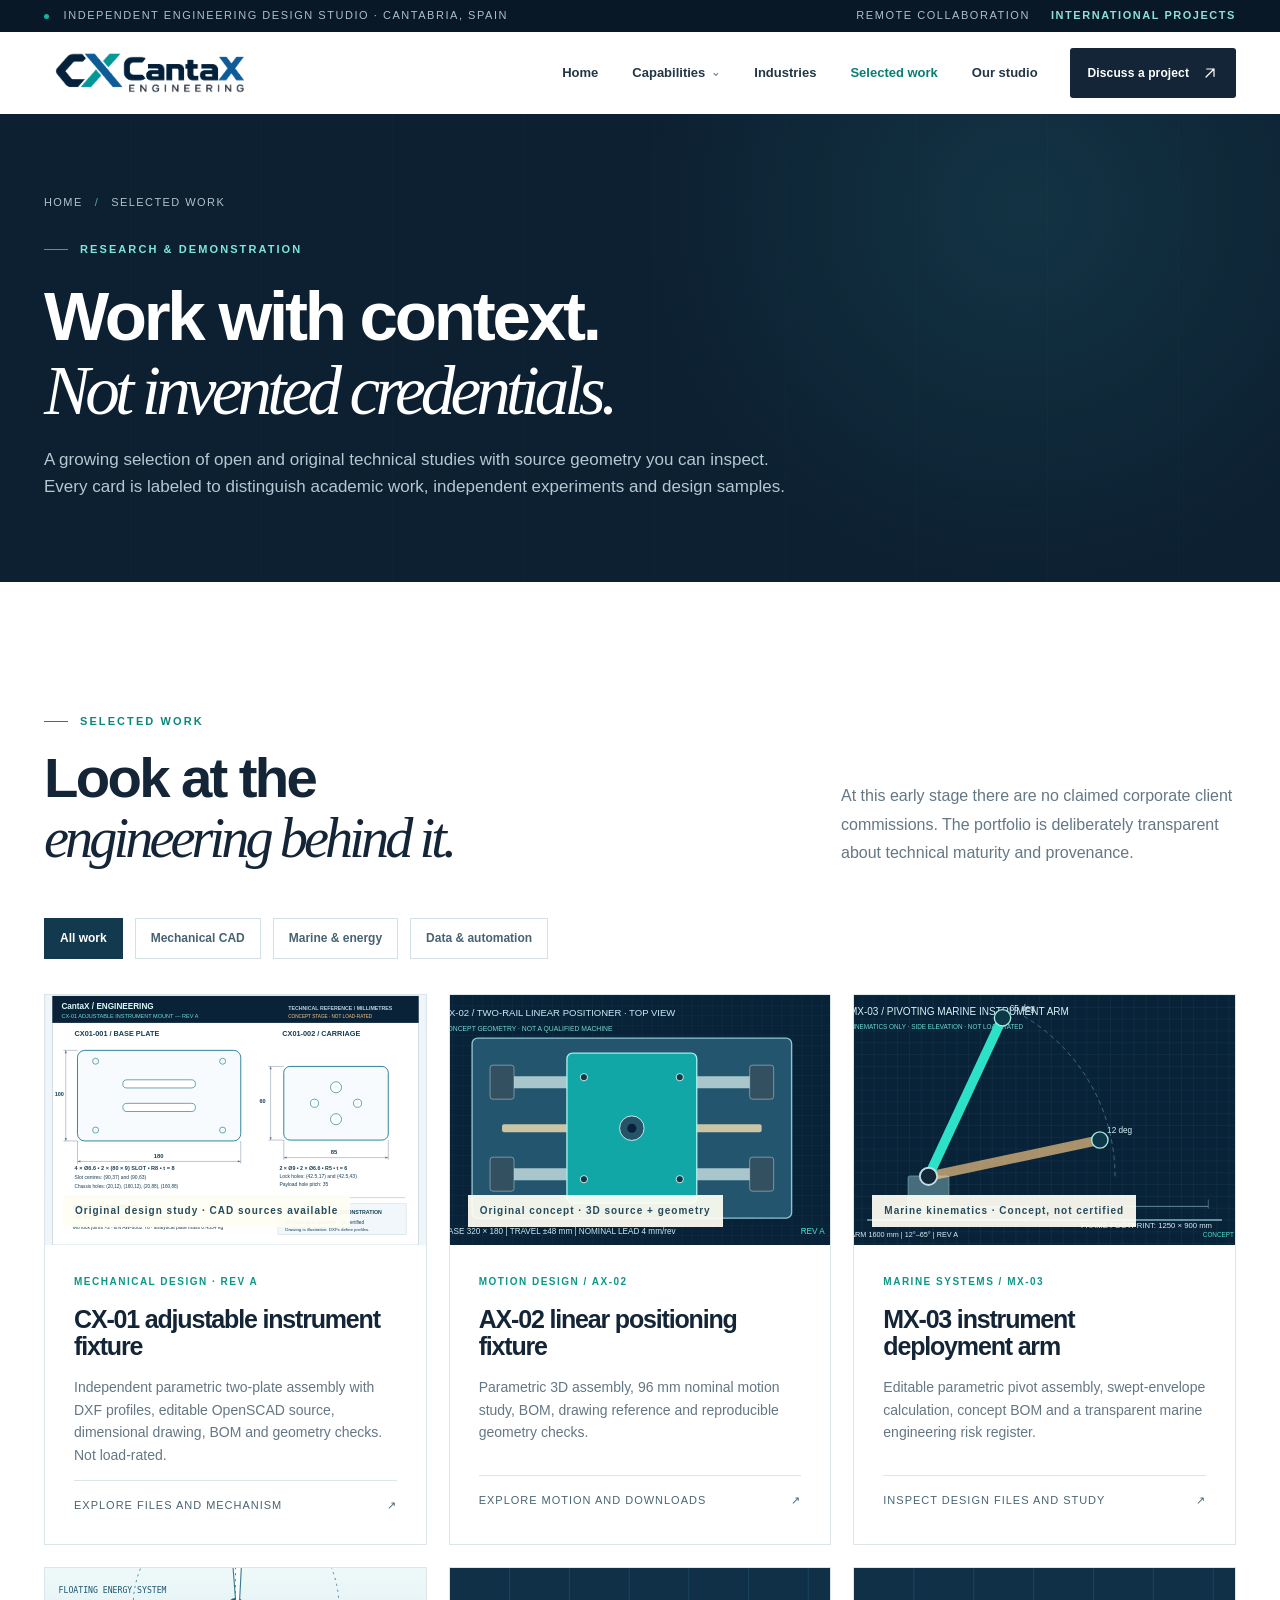
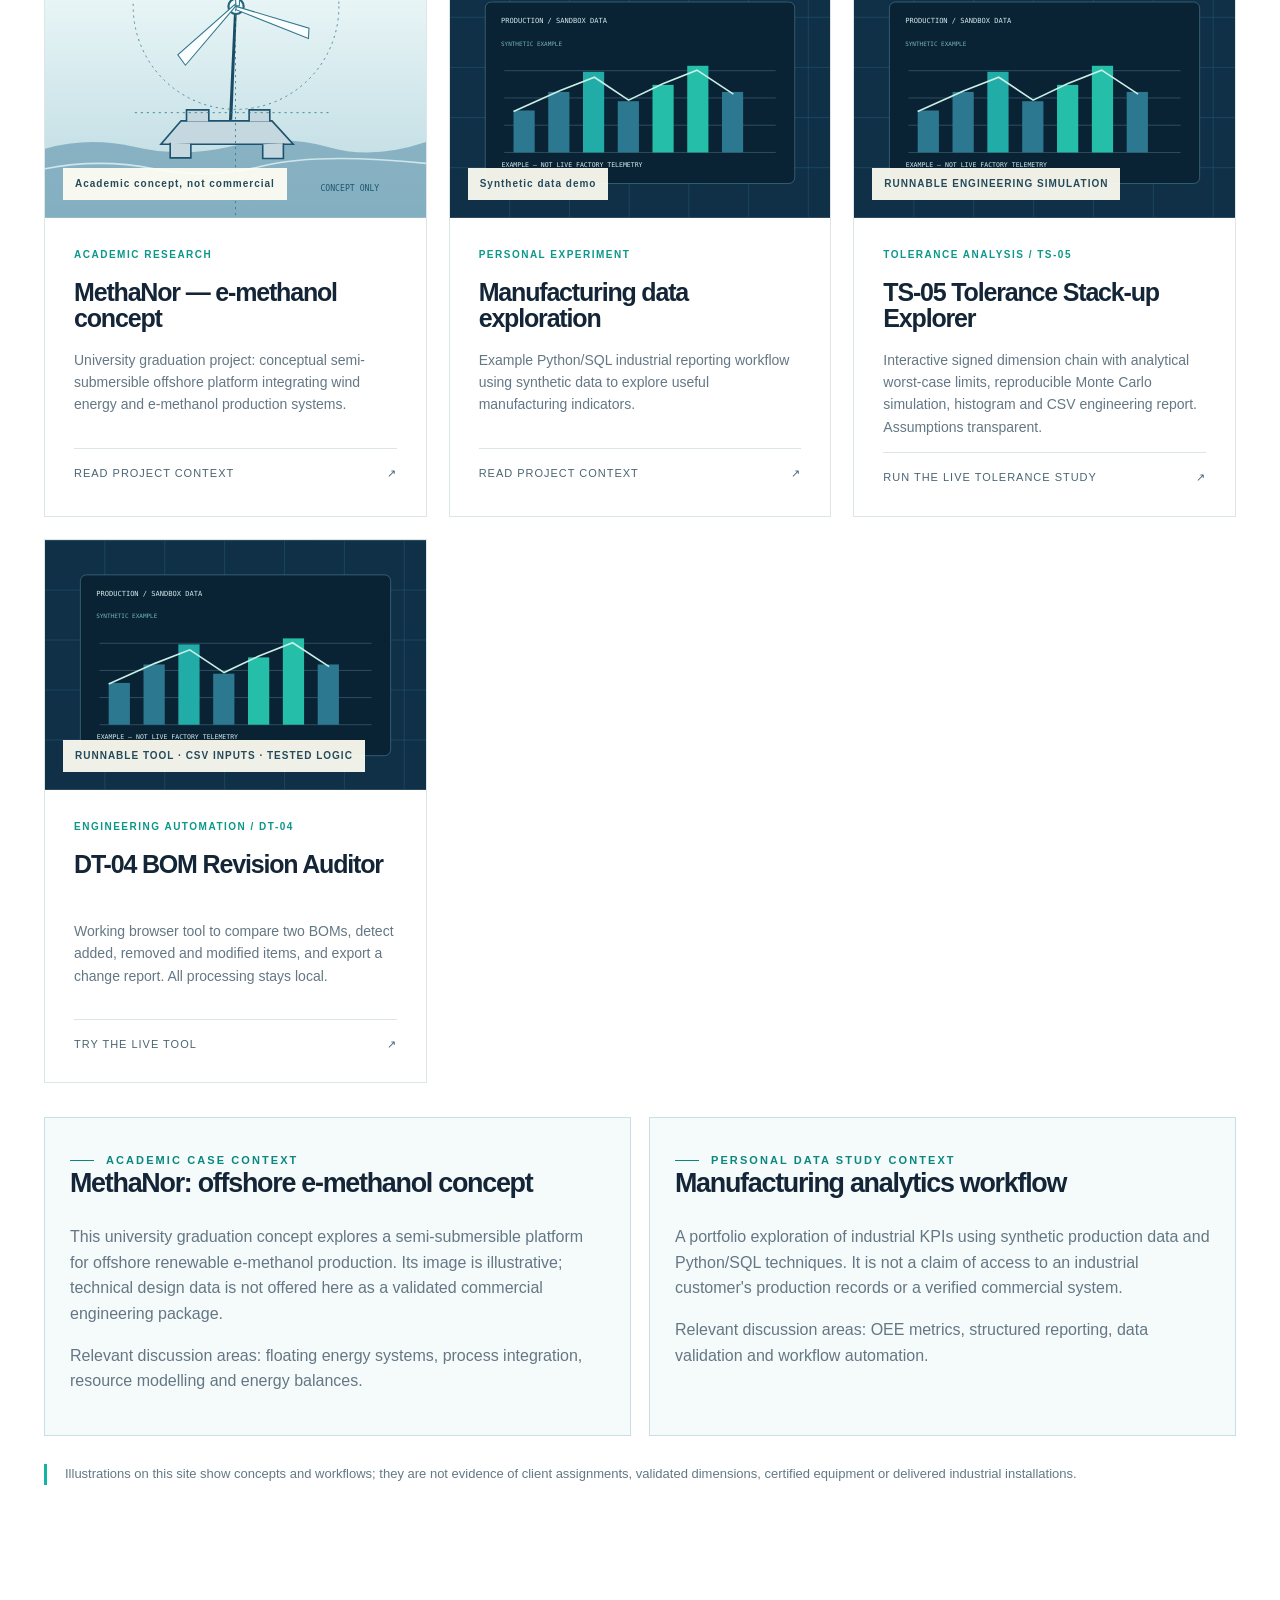
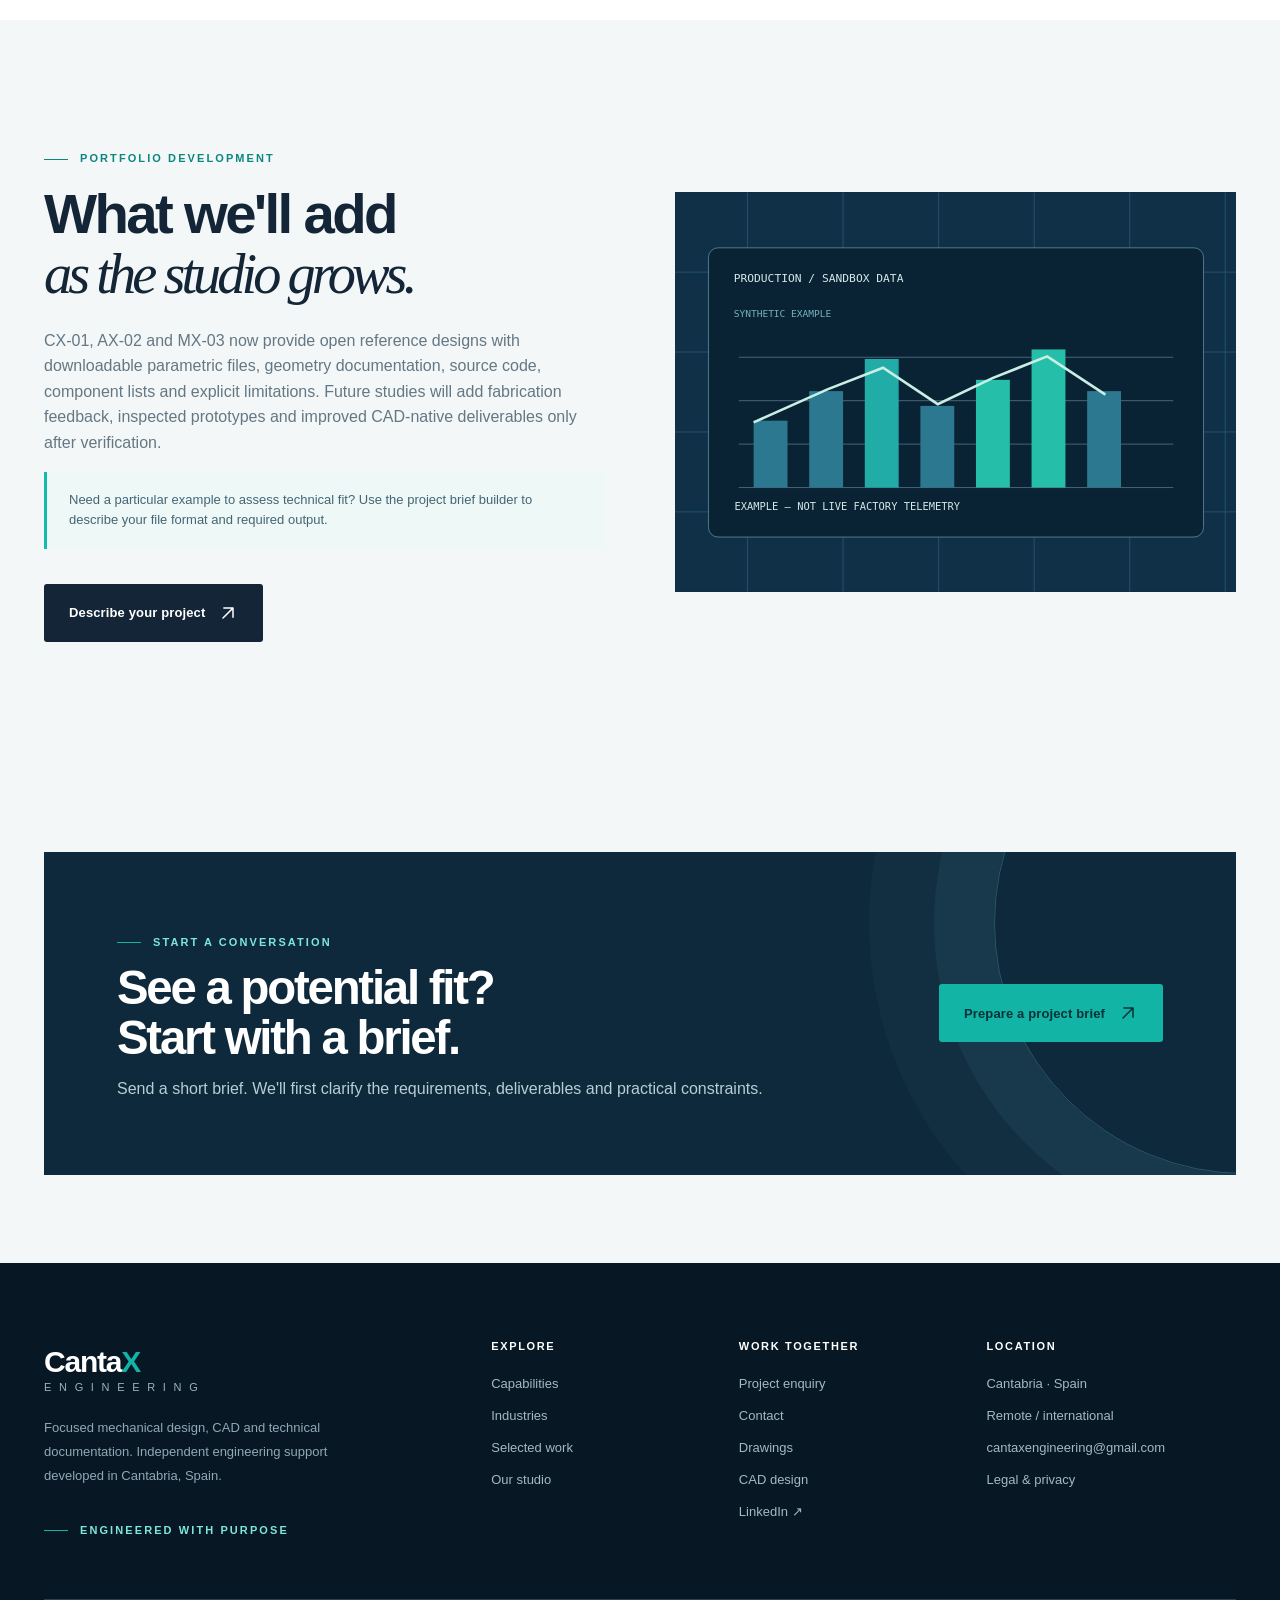
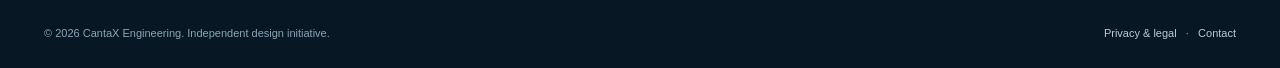
<file: work.html>
<!doctype html><html lang="en"><head><meta charset="UTF-8"><meta name="viewport" content="width=device-width,initial-scale=1"><meta name="theme-color" content="#091826"><meta name="description" content="Transparent technical portfolio of academic concepts, independent demonstrations and emerging CAD work."><meta name="robots" content="index,follow"><meta property="og:type" content="website"><meta property="og:title" content="Selected Work | CantaX Engineering"><meta property="og:description" content="Transparent technical portfolio of academic concepts, independent demonstrations and emerging CAD work."><meta property="og:image" content="assets/social.jpg"><title>Selected Work | CantaX Engineering</title><link rel="icon" href="assets/icon.png"><link rel="stylesheet" href="styles.css"><script src="site-config.js?v=20261020-contact2" defer></script><script src="site.js" defer></script></head><body><a href="#main" class="sr-only">Skip to content</a><div class="utility"><div class="container"><span><i class="utility-dot"></i> Independent engineering design studio · Cantabria, Spain</span><div class="utility-right"><span>Remote collaboration</span><strong>International projects</strong></div></div></div>
<header class="site-header"><div class="container navbar"><a class="brand" href="index.html" aria-label="CantaX Engineering home"><img src="assets/logo.png" width="214" height="72" alt="CantaX Engineering"></a>
<nav class="desktop-nav" aria-label="Main navigation"><a href="index.html" class="nav-link ">Home</a><div class="nav-entry"><a class="nav-link " href="services.html">Capabilities <span class="mini-chevron">⌄</span></a><div class="mega"><a href="services.html#cad">3D CAD modeling<small>Parametric parts and assemblies</small>↗</a><a href="services.html#drawings">Manufacturing drawings<small>Dimensions, details and revision control</small>↗</a><a href="services.html#bom">BOM & technical documentation<small>Clear manufacturing handover</small>↗</a><a href="services.html#conversion">CAD conversion and revisions<small>Open interchange files</small>↗</a><a href="services.html#automation">Engineering automation<small>Scripts, spreadsheets and data flows</small>↗</a></div></div><a href="industries.html" class="nav-link ">Industries</a><a href="work.html" class="nav-link active">Selected work</a><a href="studio.html" class="nav-link ">Our studio</a></nav>
<div class="header-actions"><a class="top-btn" href="brief.html">Discuss a project <span class="icon" aria-hidden="true"><svg width="16" height="16" viewBox="0 0 24 24" xmlns="http://www.w3.org/2000/svg"><path d="M6 18 18 6M7 6h11v11"/></svg></span></a><button type="button" class="mobile-toggle" data-mobile-toggle aria-expanded="false" aria-label="Toggle main menu" aria-controls="mobile-nav"><span class="icon" aria-hidden="true"><svg width="20" height="20" viewBox="0 0 24 24" xmlns="http://www.w3.org/2000/svg"><path d="M4 7h16M4 12h16M4 17h16"/></svg></span></button></div></div>
<nav class="mobile-nav" id="mobile-nav" aria-label="Mobile navigation"><a href="index.html">Home</a><a href="services.html">Capabilities & services</a><a class="subnav" href="services.html#cad">3D CAD modeling</a><a class="subnav" href="services.html#drawings">Manufacturing drawings</a><a class="subnav" href="services.html#bom">Technical documentation</a><a href="industries.html">Industries</a><a href="work.html">Selected work</a><a href="studio.html">Our studio</a><a href="brief.html">Discuss a project ↗</a><a href="contact.html">Contact</a></nav></header><main id="main"><section class="page-hero"><div class="container"><div class="breadcrumbs"><a href="index.html">Home</a><span>/</span>Selected work</div><span class="eyebrow light" style="margin-top:30px">Research & demonstration</span><h1>Work with context.<br><span class="serif">Not invented credentials.</span></h1><p>A growing selection of open and original technical studies with source geometry you can inspect. Every card is labeled to distinguish academic work, independent experiments and design samples.</p></div></section>
<section class="section white"><div class="container"><div class="section-head"><div><span class="section-label">Selected work</span><h2>Look at the<br><span class="serif">engineering behind it.</span></h2></div><p>At this early stage there are no claimed corporate client commissions. The portfolio is deliberately transparent about technical maturity and provenance.</p></div>
<div class="inner-nav" aria-label="Filter projects"><button type="button" class="pill-button" data-filter="all" aria-pressed="true">All work</button><button type="button" class="pill-button" data-filter="cad" aria-pressed="false">Mechanical CAD</button><button type="button" class="pill-button" data-filter="maritime" aria-pressed="false">Marine & energy</button><button type="button" class="pill-button" data-filter="automation" aria-pressed="false">Data & automation</button></div>
<div class="case-grid">
<article class="case-card" data-category="cad"><a href="cx01.html" aria-label="Explore CX-01 adjustable instrument fixture case study and CAD files"><div class="case-image"><img src="projects/cx-01/CX01_engineering_drawing.svg" alt="CX-01 dimensioned two-plate fixture reference drawing" loading="lazy" style="height:100%;width:100%;object-fit:cover"><span class="case-stamp">Original design study · CAD sources available</span></div><div class="case-body"><div class="case-category">MECHANICAL DESIGN · REV A</div><h3>CX-01 adjustable instrument fixture</h3><p>Independent parametric two-plate assembly with DXF profiles, editable OpenSCAD source, dimensional drawing, BOM and geometry checks. Not load-rated.</p><div class="case-link"><span>Explore files and mechanism</span><span>↗</span></div></div></a></article>
<article class="case-card" data-category="cad"><a href="ax02.html" aria-label="Explore AX-02 linear positioning stage design study"><div class="case-image"><img src="projects/ax-02/AX02_layout.svg" alt="Original two-rail lead-screw fixture geometry diagram" loading="lazy" style="height:100%;width:100%;object-fit:cover"><span class="case-stamp">Original concept · 3D source + geometry</span></div><div class="case-body"><div class="case-category">MOTION DESIGN / AX-02</div><h3>AX-02 linear positioning fixture</h3><p>Parametric 3D assembly, 96 mm nominal motion study, BOM, drawing reference and reproducible geometry checks.</p><div class="case-link"><span>Explore motion and downloads</span><span>↗</span></div></div></a></article>
<article class="case-card" data-category="maritime"><a href="mx03.html" aria-label="Explore MX-03 marine pivot arm concept study"><div class="case-image"><img src="projects/mx-03/MX03_kinematics.svg" alt="Pivoting marine instrument arm geometric sweep study" loading="lazy" style="height:100%;width:100%;object-fit:cover"><span class="case-stamp">Marine kinematics · Concept, not certified</span></div><div class="case-body"><div class="case-category">MARINE SYSTEMS / MX-03</div><h3>MX-03 instrument deployment arm</h3><p>Editable parametric pivot assembly, swept-envelope calculation, concept BOM and a transparent marine engineering risk register.</p><div class="case-link"><span>Inspect design files and study</span><span>↗</span></div></div></a></article>
<article class="case-card" data-category="maritime"><a href="work.html#methanor-study" aria-label="Read about MethaNor — e-methanol concept"><div class="case-image"><img src="assets/case-methanor.svg" alt="MethaNor — e-methanol concept conceptual illustration" loading="lazy" style="height:100%;width:100%;object-fit:cover"><span class="case-stamp">Academic concept, not commercial</span></div><div class="case-body"><div class="case-category">ACADEMIC RESEARCH</div><h3>MethaNor — e-methanol concept</h3><p>University graduation project: conceptual semi-submersible offshore platform integrating wind energy and e-methanol production systems.</p><div class="case-link"><span>Read project context</span><span>↗</span></div></div></a></article>
<article class="case-card" data-category="automation"><a href="work.html#manufacturing-data" aria-label="Read about Manufacturing data exploration"><div class="case-image"><img src="assets/case-data.svg" alt="Manufacturing data exploration conceptual illustration" loading="lazy" style="height:100%;width:100%;object-fit:cover"><span class="case-stamp">Synthetic data demo</span></div><div class="case-body"><div class="case-category">PERSONAL EXPERIMENT</div><h3>Manufacturing data exploration</h3><p>Example Python/SQL industrial reporting workflow using synthetic data to explore useful manufacturing indicators.</p><div class="case-link"><span>Read project context</span><span>↗</span></div></div></a></article>
<article class="case-card" data-category="automation cad"><a href="ts05.html" aria-label="Try TS-05 tolerance stack-up simulation"><div class="case-image"><img src="assets/case-data.svg" alt="Dimensional tolerance-stack and Monte Carlo engineering illustration" loading="lazy" style="height:100%;width:100%;object-fit:cover"><span class="case-stamp">RUNNABLE ENGINEERING SIMULATION</span></div><div class="case-body"><div class="case-category">TOLERANCE ANALYSIS / TS-05</div><h3>TS-05 Tolerance Stack-up Explorer</h3><p>Interactive signed dimension chain with analytical worst-case limits, reproducible Monte Carlo simulation, histogram and CSV engineering report. Assumptions transparent.</p><div class="case-link"><span>Run the live tolerance study</span><span>↗</span></div></div></a></article>
<article class="case-card" data-category="automation"><a href="bom-tool.html" aria-label="Try DT-04 functional BOM revision audit tool"><div class="case-image"><img src="assets/case-data.svg" alt="Technical data processing and BOM revision comparison tool" loading="lazy" style="height:100%;width:100%;object-fit:cover"><span class="case-stamp">RUNNABLE TOOL · CSV INPUTS · TESTED LOGIC</span></div><div class="case-body"><div class="case-category">ENGINEERING AUTOMATION / DT-04</div><h3>DT-04 BOM Revision Auditor</h3><p>Working browser tool to compare two BOMs, detect added, removed and modified items, and export a change report. All processing stays local.</p><div class="case-link"><span>Try the live tool</span><span>↗</span></div></div></a></article>
</div>
<div class="cx01-work-context" style="margin-top:34px;display:grid;grid-template-columns:repeat(auto-fit,minmax(270px,1fr));gap:18px">
<article id="methanor-study" style="scroll-margin-top:120px;padding:25px;border:1px solid #ccdee5;background:#f5fafb"><span class="section-label">Academic case context</span><h3>MethaNor: offshore e-methanol concept</h3><p>This university graduation concept explores a semi-submersible platform for offshore renewable e-methanol production. Its image is illustrative; technical design data is not offered here as a validated commercial engineering package.</p><p>Relevant discussion areas: floating energy systems, process integration, resource modelling and energy balances.</p></article>
<article id="manufacturing-data" style="scroll-margin-top:120px;padding:25px;border:1px solid #ccdee5;background:#f5fafb"><span class="section-label">Personal data study context</span><h3>Manufacturing analytics workflow</h3><p>A portfolio exploration of industrial KPIs using synthetic production data and Python/SQL techniques. It is not a claim of access to an industrial customer's production records or a verified commercial system.</p><p>Relevant discussion areas: OEE metrics, structured reporting, data validation and workflow automation.</p></article>
</div><p class="disclosure">Illustrations on this site show concepts and workflows; they are not evidence of client assignments, validated dimensions, certified equipment or delivered industrial installations.</p></div></section>
<section class="section soft"><div class="container two-col"><div><span class="section-label">Portfolio development</span><h2>What we'll add<br><span class="serif">as the studio grows.</span></h2><p>CX-01, AX-02 and MX-03 now provide open reference designs with downloadable parametric files, geometry documentation, source code, component lists and explicit limitations. Future studies will add fabrication feedback, inspected prototypes and improved CAD-native deliverables only after verification.</p><div class="notice">Need a particular example to assess technical fit? Use the project brief builder to describe your file format and required output.</div><div class="space-top"><a href="brief.html" class="btn btn-dark">Describe your project <span class="icon" aria-hidden="true"><svg width="20" height="20" viewBox="0 0 24 24" xmlns="http://www.w3.org/2000/svg"><path d="M6 18 18 6M7 6h11v11"/></svg></span></a></div></div><div class="portrait-art"><img src="assets/case-data.svg" alt="Industrial data demonstration illustration" style="height:100%;width:100%;object-fit:cover"></div></div></section><section class="section-small soft"><div class="container"><div class="cta-panel"><div class="cta-content"><div><span class="eyebrow light">START A CONVERSATION</span><h2>See a potential fit?<br>Start with a brief.</h2><p>Send a short brief. We'll first clarify the requirements, deliverables and practical constraints.</p></div><a href="brief.html" class="btn btn-primary">Prepare a project brief <span class="icon" aria-hidden="true"><svg width="17" height="17" viewBox="0 0 24 24" xmlns="http://www.w3.org/2000/svg"><path d="M6 18 18 6M7 6h11v11"/></svg></span></a></div></div></div></section></main><footer class="site-footer"><div class="container footer-grid">
<div><a class="footer-brand" href="index.html">Canta<b>X</b><small>E N G I N E E R I N G</small></a><p class="footer-intro">Focused mechanical design, CAD and technical documentation. Independent engineering support developed in Cantabria, Spain.</p><span class="eyebrow light">Engineered with purpose</span></div>
<div class="footer-col"><h4>Explore</h4><a href="services.html">Capabilities</a><a href="industries.html">Industries</a><a href="work.html">Selected work</a><a href="studio.html">Our studio</a></div>
<div class="footer-col"><h4>Work together</h4><a href="brief.html">Project enquiry</a><a href="contact.html">Contact</a><a href="services.html#drawings">Drawings</a><a href="services.html#cad">CAD design</a></div>
<div class="footer-col"><h4>Location</h4><span>Cantabria · Spain</span><span>Remote / international</span><span data-contact-availability>Contact address pending</span><a href="legal.html">Legal & privacy</a></div></div>
<div class="container footer-bottom"><span>© <span data-year>2026</span> CantaX Engineering. Independent design initiative.</span><span><a href="legal.html">Privacy & legal</a> &nbsp; · &nbsp; <a href="contact.html">Contact</a></span></div></footer></body></html>
</file>
<file: styles.css>
/* CantaX Engineering — independent, dependency-free static website */
:root{--ink:#132536;--deep:#091826;--deep2:#10263a;--mid:#3e5e72;--light:#f6f8f9;--paper:#fff;--rule:#dce5e8;--teal:#12b5a5;--teal2:#91e5d9;--steel:#2e6fa7;--muted:#677782;--shadow:0 20px 60px rgba(7,32,49,.10);--font:Inter,"Aptos", "Segoe UI",Arial,sans-serif}
*[hidden]{display:none!important}*{box-sizing:border-box}html{scroll-behavior:smooth;scroll-padding-top:92px}body{margin:0;color:var(--ink);background:var(--paper);font:16px/1.6 var(--font);-webkit-font-smoothing:antialiased}img,svg{max-width:100%}img{display:block}button,input,select,textarea{font:inherit}button{cursor:pointer}a{color:inherit;text-decoration:none}a,button,input,select,textarea{transition:box-shadow .2s,border-color .2s,background .2s,color .2s}a:focus-visible,button:focus-visible,input:focus-visible,textarea:focus-visible,select:focus-visible{outline:3px solid var(--teal);outline-offset:4px}::selection{background:var(--teal);color:var(--deep)}.container{width:min(1240px,calc(100% - 88px));margin-inline:auto}.sr-only{position:absolute;width:1px;height:1px;padding:0;margin:-1px;overflow:hidden;clip:rect(0,0,0,0);white-space:nowrap;border:0}.visually-muted{color:var(--muted)}
.icon{display:inline-flex;align-items:center;justify-content:center;line-height:0;flex-shrink:0}.icon svg{width:20px;height:20px;fill:none;stroke:currentColor;stroke-width:1.8;stroke-linecap:round;stroke-linejoin:round}
.utility{background:#091826;color:#adbfcb;font-size:11px;letter-spacing:.14em;text-transform:uppercase}.utility .container{min-height:32px;display:flex;align-items:center;justify-content:space-between}.utility strong{color:#8ce0d7;font-weight:600}.utility-right{display:flex;gap:21px;align-items:center}.utility-dot{height:5px;width:5px;background:var(--teal);border-radius:50%;display:inline-block;margin-right:10px;vertical-align:middle}
.site-header{position:sticky;top:0;z-index:1000;background:#fff;box-shadow:0 1px 0 rgba(15,41,56,.13)}.navbar{height:82px;display:flex;align-items:center;gap:32px;justify-content:space-between}.brand{display:flex;align-items:center;flex-shrink:0}.brand img{width:214px;height:auto;object-fit:contain}.desktop-nav{display:flex;align-items:center;gap:34px;margin-left:auto}.nav-entry{position:relative;display:flex;align-items:center;height:82px}.nav-link{font-size:13px;font-weight:700;color:#223746;display:inline-flex;align-items:center;gap:6px;height:100%;border:0;background:none;padding:0}.nav-link:hover,.nav-link.active{color:#087d74}.nav-link .mini-chevron{font-size:11px;color:#8095a2;transition:transform .2s}.nav-entry:hover .mini-chevron,.nav-entry:focus-within .mini-chevron{transform:rotate(180deg)}.mega{position:absolute;top:calc(100% - 1px);left:-22px;min-width:360px;background:#fff;border:1px solid var(--rule);box-shadow:var(--shadow);border-radius:0 0 12px 12px;padding:13px;opacity:0;visibility:hidden;transform:translateY(-8px);transition:opacity .18s,transform .18s,visibility .18s}.nav-entry:hover .mega,.nav-entry:focus-within .mega{opacity:1;visibility:visible;transform:translateY(0)}.mega a{display:flex;justify-content:space-between;align-items:center;padding:11px 12px;border-radius:7px;font-size:13px;line-height:1.35;font-weight:650}.mega a:hover{background:#edf7f6;color:#087d74}.mega a small{font-size:11px;font-weight:400;color:var(--muted);display:block;margin-top:4px}.header-actions{display:flex;align-items:center;gap:12px}.top-btn,.btn{display:inline-flex;align-items:center;justify-content:center;gap:13px;border:0;border-radius:3px;font-weight:720;line-height:1.2;letter-spacing:.01em}.top-btn{background:var(--ink);color:#fff;padding:15px 18px;font-size:12px}.top-btn:hover{background:#117f79}.top-btn svg{width:16px}.mobile-toggle{display:none;border:1px solid var(--rule);background:transparent;border-radius:4px;width:43px;height:43px;color:var(--ink)}.mobile-nav{display:none}
.btn{font-size:13px;padding:19px 25px;min-height:54px}.btn-primary{background:var(--teal);color:#073039}.btn-primary:hover{background:#69dfd2;transform:translateY(-2px);box-shadow:0 12px 28px #12b5a52c}.btn-secondary{background:#fff;color:var(--ink)}.btn-secondary:hover{background:#dbeeed}.btn-outline{border:1px solid #abc6cd;color:#0e303f;background:transparent}.btn-outline:hover{background:#ebf4f5}.btn-dark{background:var(--ink);color:#fff}.btn-dark:hover{background:#24596d}.btn-ghost{border:1px solid #657e8b;background:transparent;color:#fff}.btn-ghost:hover{border-color:var(--teal2);background:#ffffff12}.btn:disabled{opacity:.5;cursor:not-allowed;transform:none!important}.link-arrow{font-size:17px;font-weight:400;line-height:1}.eyebrow,.section-label{display:inline-flex;align-items:center;gap:12px;color:#0b877f;font-weight:800;letter-spacing:.19em;font-size:11px;line-height:1.4;text-transform:uppercase}.eyebrow:before,.section-label:before{content:"";width:24px;height:1px;background:currentColor}.eyebrow.light{color:#7de7db}.eyebrow.light:before{background:var(--teal)}
h1,h2,h3,h4,p{margin-top:0}h1,h2,h3{letter-spacing:-.047em;line-height:1.06;font-weight:700}h1{font-size:clamp(58px,6.55vw,108px)}h2{font-size:clamp(40px,4.4vw,70px)}h3{font-size:clamp(23px,2.1vw,32px)}.serif{font-family:Georgia,"Times New Roman",serif;font-weight:400;font-style:italic;letter-spacing:-.07em}p{color:#647784}.lead{font-size:clamp(17px,1.55vw,20px);line-height:1.75}.section{padding:122px 0}.section-small{padding:88px 0}.section-head{display:grid;grid-template-columns:1fr minmax(285px,395px);align-items:end;gap:50px;margin-bottom:50px}.section-head h2{margin:18px 0 0}.section-head>p{margin:0;font-size:16px;line-height:1.8}.dark{background:var(--deep);color:#fff}.dark p{color:#a8bfcb}.white{background:#fff}.soft{background:#f4f7f7}.margin-zero{margin:0}
/* Home hero */
.hero{background:var(--deep);color:white;position:relative;overflow:hidden;min-height:730px}.hero:before{position:absolute;content:"";inset:0;background:linear-gradient(112deg,transparent 38%,#11445a32 68%,#0e2938aa 100%),repeating-linear-gradient(90deg,transparent,transparent 109px,#a8d6e607 110px),repeating-linear-gradient(0deg,transparent,transparent 109px,#a8d6e607 110px);pointer-events:none}.hero-main{display:grid;grid-template-columns:1.05fr .95fr;min-height:696px;gap:22px;align-items:center;position:relative}.hero-copy{padding:70px 0 85px;position:relative;z-index:2}.hero h1{font-size:clamp(58px,6vw,101px);margin:25px 0;max-width:720px}.hero h1 .accent{color:#8ce6d9}.hero .lead{color:#bfd0d9;max-width:550px;font-size:18px;margin:0 0 35px}.hero-actions{display:flex;gap:12px;flex-wrap:wrap}.hero-notes{display:flex;gap:25px;flex-wrap:wrap;margin-top:55px;color:#9eb9c5;font-size:11px;letter-spacing:.09em;text-transform:uppercase}.hero-notes span{display:flex;align-items:center;gap:10px}.hero-notes i{width:6px;height:6px;background:var(--teal);transform:rotate(45deg)}.hero-visual{min-width:0;position:relative;align-self:stretch;display:flex;flex-direction:column;justify-content:center}.cad-viewer{position:relative;z-index:2;border:1px solid #4b77805e;background:linear-gradient(155deg,#153247aa,#0b1d2daa);border-radius:12px;box-shadow:0 30px 100px #030d1659;overflow:hidden}.cad-toolbar{display:flex;justify-content:space-between;align-items:center;border-bottom:1px solid #4e77805e;padding:15px 18px;color:#bad1d9;font-size:10px;letter-spacing:.1em;text-transform:uppercase}.cad-toolbar .live{display:flex;align-items:center;gap:7px}.cad-toolbar .live:before{content:"";width:6px;height:6px;background:#63d4c4;border-radius:50%;box-shadow:0 0 14px #62d2c2}.cad-render{position:relative;background:radial-gradient(circle at 57% 48%,#31657a42,#0e263300 65%)}.cad-render svg{display:block;width:100%;height:auto}.cad-render svg .assembly-parts{transition:transform .55s cubic-bezier(.2,.8,.2,1)}.cad-render.is-exploded svg .upper-part{transform:translate(0,-45px)}.cad-render.is-exploded svg .lower-part{transform:translate(0,40px)}.cad-render.is-exploded svg .shaft-part{transform:translate(30px,-15px)}.cad-foot{display:flex;justify-content:space-between;gap:10px;padding:15px 18px;border-top:1px solid #4e77805e;align-items:center}.cad-foot span{font-size:10px;letter-spacing:.1em;color:#9ab8c6;text-transform:uppercase}.segment{display:flex;border:1px solid #547180;border-radius:5px;padding:3px;gap:2px}.segment button{border:0;background:none;border-radius:3px;padding:6px 11px;font-size:10px;color:#c1d8e1;letter-spacing:.03em}.segment button[aria-pressed="true"]{background:#45c6b8;color:#062933;font-weight:800}.hero-side-note{position:absolute;right:-30px;top:115px;color:#618b98;font-size:11px;letter-spacing:.25em;writing-mode:vertical-rl}.hero-marker{position:absolute;right:-80px;bottom:70px;width:260px;height:260px;border:1px solid #4575854a;border-radius:50%;box-shadow:0 0 0 65px #2d738515,0 0 0 132px #2d73850b}.hero-strip{border-top:1px solid #55727c55;background:#0c1d2c}.hero-strip .container{display:grid;grid-template-columns:repeat(4,1fr)}.hero-strip span{padding:23px 25px;border-right:1px solid #4764756b;color:#a6bdc7;font-size:11px;text-transform:uppercase;letter-spacing:.13em;text-align:center}.hero-strip span:first-child{border-left:1px solid #4764756b}
/* Card layouts */
.services-grid{display:grid;grid-template-columns:repeat(2,1fr);gap:17px}.service-card{background:#f6f9f9;border:1px solid #e0e8ea;padding:39px;min-height:305px;display:flex;flex-direction:column;position:relative;overflow:hidden;transition:transform .25s,box-shadow .25s,border-color .25s}.service-card:hover{transform:translateY(-4px);box-shadow:var(--shadow);border-color:#8acac6}.service-card .number{font-size:11px;color:#62949d;letter-spacing:.15em;font-weight:700}.service-card h3{margin:28px 0 15px;font-size:30px;max-width:400px}.service-card p{font-size:15px;max-width:480px;margin-bottom:23px}.service-card .card-bottom{margin-top:auto;display:flex;align-items:center;justify-content:space-between;gap:12px}.service-card .tags{display:flex;gap:7px;flex-wrap:wrap}.tag{font-size:10px;letter-spacing:.11em;text-transform:uppercase;color:#496a74;padding:6px 9px;border:1px solid #cbdcdf}.card-arrow{display:grid;place-items:center;width:40px;height:40px;border:1px solid #b6d2d1;border-radius:50%;font-size:19px;transition:background .2s}.service-card:hover .card-arrow{background:var(--teal);border-color:var(--teal)}.service-card.is-dark{background:#133144;border-color:#153344;color:white}.service-card.is-dark p{color:#afc8d1}.service-card.is-dark .tag{color:#9ccdd2;border-color:#477181}.service-card.is-dark .number{color:#9de8d7}.service-card.is-dark .card-arrow{color:#9de8d7}.service-card.is-dark:hover{border-color:#61aab2}.service-card .abstract-art{position:absolute;width:155px;height:155px;right:-27px;top:-30px;opacity:.55;transform:rotate(-12deg);pointer-events:none}.service-card .abstract-art svg{width:100%}.service-card>*:not(.abstract-art){position:relative}
.inline-link{display:inline-flex;align-items:center;gap:12px;font-size:12px;font-weight:800;text-transform:uppercase;letter-spacing:.14em;color:#138d85;border-bottom:1px solid currentColor;padding-bottom:10px}.inline-link:hover{gap:19px}.feature-band{padding:70px 0;background:#e8f2f1}.feature-layout{display:grid;grid-template-columns:.8fr 1.2fr;gap:70px;align-items:center}.feature-layout h2{font-size:clamp(34px,3.7vw,56px);margin:17px 0}.process-list{display:grid;grid-template-columns:repeat(4,1fr);gap:0;border-top:1px solid #b6cfce;margin-top:30px}.process-list article{padding:27px 26px;border-left:1px solid #b6cfce}.process-list article:last-child{border-right:1px solid #b6cfce}.process-list b{font-size:11px;color:#128e87;letter-spacing:.16em}.process-list h3{font-size:20px;letter-spacing:-.02em;margin:26px 0 12px}.process-list p{font-size:13px;margin:0;line-height:1.7}
/* Work */
.case-grid{display:grid;grid-template-columns:repeat(3,1fr);gap:22px}.case-card{border:1px solid var(--rule);background:#fff;overflow:hidden}.case-image{height:250px;position:relative;background:linear-gradient(143deg,#dce9ed,#f4f8f9);overflow:hidden}.case-image svg{height:100%;width:100%;display:block}.case-image .case-stamp{position:absolute;left:18px;bottom:18px;background:#fffef4ee;color:#254a5b;font-size:10px;font-weight:800;letter-spacing:.1em;padding:8px 12px}.case-card .case-body{padding:29px}.case-category{font-size:10px;text-transform:uppercase;color:#0c978a;letter-spacing:.15em;font-weight:800;margin-bottom:16px}.case-card h3{font-size:25px;min-height:52px;margin-bottom:17px}.case-card p{font-size:14px;min-height:85px}.case-card .case-link{display:flex;justify-content:space-between;border-top:1px solid var(--rule);padding-top:16px;font-size:11px;text-transform:uppercase;letter-spacing:.09em;color:#496572}.case-tags{display:flex;flex-wrap:wrap;gap:7px;margin-top:18px}.case-tags span{border:1px solid #d3e0e3;padding:3px 9px;font-size:10px;color:#587886}.disclosure{font-size:13px;color:#627985;border-left:3px solid var(--teal);padding-left:18px;margin-top:28px}
/* stats avoid fabricated proof */
.signal-strip{background:#102637;padding:52px 0;color:#fff}.signals{display:grid;grid-template-columns:repeat(3,1fr);gap:40px}.signals article{border-left:1px solid #4b6d7b;padding-left:20px}.signals b{color:#7bd8cb;text-transform:uppercase;letter-spacing:.15em;font-size:11px}.signals h3{letter-spacing:-.02em;margin:10px 0 6px;font-size:20px}.signals p{font-size:13px;margin:0}
/* Industries */
.sector-grid{display:grid;grid-template-columns:repeat(4,1fr);gap:14px}.sector{padding:31px;border:1px solid #d7e4e5;min-height:282px;background:linear-gradient(160deg,#fff,#f5f9f9);display:flex;flex-direction:column}.sector .glyph{display:grid;place-items:center;width:58px;height:58px;background:#e5f4f2;color:#087b75}.sector h3{font-size:22px;letter-spacing:-.02em;margin:36px 0 13px}.sector p{font-size:13px;line-height:1.75;margin:0}.sector .small-link{margin-top:auto;padding-top:15px;color:#0b8b80;font-size:12px;font-weight:800}
/* CTA */
.cta-panel{background:#0e293b;color:#fff;position:relative;overflow:hidden;padding:73px}.cta-panel:after{content:"";position:absolute;width:500px;height:500px;border:1px solid #5aa7b15a;right:-260px;top:-180px;box-shadow:0 0 0 60px #488c971e,0 0 0 125px #488c9711;border-radius:50%;pointer-events:none}.cta-content{position:relative;z-index:1;display:flex;justify-content:space-between;align-items:center;gap:45px}.cta-panel h2{font-size:clamp(36px,3.7vw,56px);margin:12px 0 13px}.cta-panel p{margin:0;color:#b8ced6}.cta-panel .btn{flex-shrink:0}
/* Page headers */
.page-hero{background:#0c2031;color:#fff;min-height:382px;position:relative;overflow:hidden}.page-hero:after{position:absolute;content:"";inset:0;background:radial-gradient(circle at 80% 20%,#2b7b8b36,transparent 35%),repeating-linear-gradient(90deg,transparent,transparent 130px,#bde4e807 131px)}.page-hero .container{position:relative;z-index:1;padding-top:80px;padding-bottom:82px}.page-hero h1{font-size:clamp(55px,5.4vw,88px);max-width:980px;margin:23px 0 19px}.page-hero p{max-width:770px;font-size:17px;color:#b2c9d2;margin-bottom:0}.breadcrumbs{font-size:11px;text-transform:uppercase;letter-spacing:.13em;color:#a9c4ce}.breadcrumbs a:hover{color:var(--teal)}.breadcrumbs span{margin:0 12px;color:#52aaab}
/* Service detail tabs */
.tab-layout{display:grid;grid-template-columns:310px 1fr;gap:46px}.tabs{align-self:start;position:sticky;top:112px;border:1px solid var(--rule)}.tabs button{display:flex;width:100%;align-items:center;justify-content:space-between;gap:12px;padding:19px 20px;border:0;border-bottom:1px solid var(--rule);text-align:left;background:#fff;color:#526b78;font-weight:700;font-size:13px}.tabs button:last-child{border:0}.tabs button[aria-selected="true"]{background:#103149;color:#fff}.tabs button:hover:not([aria-selected="true"]){background:#edf7f5}.panel{min-width:0}.panel[hidden]{display:none}.panel-kicker{font-size:11px;letter-spacing:.13em;color:#188e85;text-transform:uppercase;font-weight:800}.panel h2{font-size:clamp(40px,3.5vw,55px);margin:16px 0 17px}.panel>.lead{max-width:720px}.detail-grid{display:grid;grid-template-columns:1fr 1fr;gap:32px;margin-top:37px}.detail-box{background:#f4f8f9;padding:26px}.detail-box h3{font-size:19px;letter-spacing:-.015em}.detail-box ul{padding-left:20px;margin:17px 0 0;color:#637884;font-size:14px}.detail-box li{padding:4px 0}.panel-illustration{margin-top:38px;background:#eaf1f4;min-height:256px;display:grid;place-items:center;overflow:hidden}.panel-illustration svg{max-height:260px}.matrix{width:100%;border-collapse:collapse;margin-top:30px}.matrix th{text-align:left;background:#103146;color:#fff;font-size:12px;padding:16px}.matrix td{padding:13px 16px;font-size:13px;color:#546e7c;border-bottom:1px solid #e2e9eb}.matrix tr:nth-child(even){background:#f7f9fa}
/* Studio */
.two-col{display:grid;grid-template-columns:1fr 1fr;gap:70px;align-items:center}.two-col h2{margin:17px 0 23px}.portrait-art{background:#102637;min-height:400px;display:grid;place-items:center;position:relative;overflow:hidden}.portrait-art>svg{width:100%;height:100%;max-height:470px}.portrait-art>span{position:absolute;bottom:20px;left:25px;color:#9db5bf;font-size:11px;letter-spacing:.15em}.principles{display:grid;grid-template-columns:repeat(3,1fr);gap:1px;background:#d9e6e9;border:1px solid #d9e6e9}.principles article{background:#fff;padding:35px}.principles .p-num{color:#0e968a;font-size:11px;letter-spacing:.1em}.principles h3{margin:25px 0 12px;font-size:24px;letter-spacing:-.02em}.principles p{font-size:14px;margin:0}.faq{max-width:850px;margin:auto}.faq details{border-bottom:1px solid var(--rule);padding:22px 0}.faq summary{font-weight:750;font-size:17px;cursor:pointer;list-style:none;display:flex;align-items:center;justify-content:space-between;gap:15px}.faq summary::-webkit-details-marker{display:none}.faq summary:after{content:"+";font-size:25px;color:#15877d;font-weight:400}.faq details[open] summary:after{content:"−"}.faq details p{margin:13px 0 0;font-size:14px;max-width:750px}
/* Contact/brief configurator */
.quote-grid{display:grid;grid-template-columns:minmax(0,1fr) 360px;gap:40px;align-items:start}.quote-card{border:1px solid var(--rule);box-shadow:0 25px 75px #17384a0e;background:#fff}.quote-header{padding:25px 34px;border-bottom:1px solid var(--rule);display:flex;align-items:center;justify-content:space-between;gap:15px}.quote-header strong{font-size:13px}.quote-header span{font-size:11px;color:var(--muted)}.progress-track{height:4px;background:#e8eeee}.progress-track>div{height:100%;background:var(--teal);width:25%;transition:width .25s}.quote-body{padding:38px 34px;min-height:470px}.quote-body h2{font-size:31px;letter-spacing:-.03em;margin:0 0 9px}.quote-body .help{font-size:14px;margin-bottom:30px}.quote-step[hidden]{display:none}.option-grid{display:grid;grid-template-columns:repeat(2,1fr);gap:12px}.select-card{border:1px solid #ccdce0;padding:19px;cursor:pointer;display:block}.select-card:has(input:checked){border-color:#13ab9e;background:#eaf9f5;box-shadow:inset 0 0 0 1px #13ab9e}.select-card input{accent-color:#119a8f}.select-card strong{display:block;font-size:14px;margin:7px 0}.select-card small{display:block;color:#5e7887;font-size:12px;line-height:1.5}.field{display:flex;flex-direction:column;gap:7px;margin:15px 0}.field label,.field>span{font-size:12px;font-weight:750;color:#334e5d}.field input,.field select,.field textarea{border:1px solid #cad9dd;background:#fff;border-radius:2px;padding:13px 14px;min-height:49px;width:100%;outline:0;color:var(--ink)}.field textarea{min-height:118px;resize:vertical}.field input:focus,.field textarea:focus,.field select:focus{border-color:#13a89c;box-shadow:0 0 0 3px #12b5a528}.field-row{display:grid;grid-template-columns:1fr 1fr;gap:16px}.quote-footer{border-top:1px solid var(--rule);padding:22px 34px;display:flex;justify-content:space-between;gap:15px}.quote-footer .btn{min-height:46px;padding:12px 19px}.quote-aside{background:#0e293b;color:#fff;padding:36px;position:sticky;top:108px}.quote-aside .iconhead{color:#77e1d7;margin-bottom:30px}.quote-aside h3{font-size:28px;margin-bottom:14px}.quote-aside p{color:#abc5cf;font-size:14px}.quote-aside hr{border:0;border-top:1px solid #42606d;margin:26px 0}.quote-aside .aside-item{display:flex;gap:14px;margin:17px 0;color:#cedde3;font-size:13px}.quote-aside .aside-item .icon{color:#8be0d5}.quote-aside .contact-check{font-size:12px;color:#ffe2ad;background:#3c3a31;padding:12px;margin-top:30px}.review{background:#f4f8f8;padding:25px}.review dl{display:grid;grid-template-columns:125px 1fr;gap:12px;font-size:13px}.review dt{color:#627985}.review dd{margin:0;white-space:pre-wrap;overflow-wrap:anywhere;font-weight:650}.status-message{font-size:13px;border-left:3px solid var(--teal);padding:12px 14px;background:#e7f7f4;color:#125850;margin-top:18px}.status-message[hidden]{display:none}.result-actions{display:flex;gap:10px;flex-wrap:wrap;margin-top:20px}.muted-alert{margin:19px 0 0;font-size:12px;color:#806639}.privacy-mini{font-size:12px;line-height:1.65;margin-top:21px}
/* contact direct */
.contact-grid{display:grid;grid-template-columns:1fr 1fr;gap:28px}.contact-tile{border:1px solid #dbe6e8;padding:35px;background:#f7fafa}.contact-tile h3{font-size:25px}.contact-tile p{font-size:14px}.contact-address{font-size:20px;font-weight:700;overflow-wrap:anywhere}.contact-address.pending{color:#647b85;font-size:16px;font-weight:500}
/* footer */
.site-footer{background:#071724;color:#bfd0d7;padding:75px 0 0}.footer-grid{display:grid;grid-template-columns:1.6fr .8fr .8fr 1fr;gap:48px}.footer-brand{color:white;font-size:30px;letter-spacing:-.04em;font-weight:800}.footer-brand b{color:var(--teal);font-weight:850}.footer-brand small{display:block;font-size:11px;letter-spacing:.21em;color:#9db3bf;font-weight:500;margin-top:-7px}.footer-intro{max-width:300px;color:#91a8b4;font-size:13px;line-height:1.85;margin:20px 0 25px}.footer-col h4{font-size:11px;color:#fff;text-transform:uppercase;letter-spacing:.15em;margin-bottom:19px}.footer-col a,.footer-col span{display:block;color:#a3b9c4;font-size:13px;margin-bottom:11px}.footer-col a:hover{color:#69d9cf}.footer-bottom{border-top:1px solid #294050;margin-top:60px;padding:25px 0;display:flex;justify-content:space-between;gap:30px;font-size:11px;color:#89a6b4}.footer-bottom a{color:#b8cbd3}.footer-bottom a:hover{color:#7ce2d3}
/* misc */
.notice{border-left:3px solid #15b9ad;background:#eef8f6;padding:18px 22px;color:#446577;font-size:13px}.notice strong{color:#123744}.space-top{margin-top:35px}.center{text-align:center}.center .eyebrow,.center .section-label{justify-content:center}.w-780{max-width:780px;margin-left:auto;margin-right:auto}.inner-nav{display:flex;gap:12px;flex-wrap:wrap;margin-bottom:35px}.pill-button{border:1px solid #d2e1e4;padding:10px 15px;background:#fff;font-size:12px;font-weight:700;color:#476270}.pill-button[aria-pressed="true"]{background:#13394e;color:white;border-color:#13394e}.hidden-by-filter{display:none!important}.separator{height:1px;background:var(--rule);margin:30px 0}.technical-grid{background-image:linear-gradient(#4977890d 1px,transparent 1px),linear-gradient(90deg,#4977890d 1px,transparent 1px);background-size:38px 38px}
@media(max-width:1100px){.navbar{gap:16px}.desktop-nav{gap:19px}.brand img{width:178px}.top-btn{padding:13px;font-size:11px}.hero-main{grid-template-columns:1fr 1fr}.hero h1{font-size:70px}.sector-grid{grid-template-columns:repeat(2,1fr)}.quote-grid{grid-template-columns:1fr 310px}.footer-grid{gap:25px}}
@media(max-width:850px){.container{width:min(100% - 40px,1240px)}.utility{display:none}.navbar{height:70px}.brand img{width:175px}.desktop-nav{display:none}.top-btn{padding:12px 13px}.mobile-toggle{display:grid;place-items:center}.mobile-nav{display:none;border-top:1px solid #e3ebed;padding:12px 20px 22px;max-height:calc(100vh - 70px);overflow:auto;background:#fff}.mobile-nav.open{display:block}.mobile-nav a{display:block;padding:13px 8px;border-bottom:1px solid #e5eded;font-weight:700;font-size:14px}.mobile-nav .subnav{padding-left:19px;color:#466572;font-size:13px;font-weight:500}.hero-main{grid-template-columns:1fr;min-height:auto}.hero-copy{padding:90px 0 30px}.hero-visual{padding:0 0 45px;max-width:650px;width:100%;justify-self:center}.hero-notes{margin-top:40px}.hero h1{font-size:clamp(55px,9vw,80px)}.hero-strip .container{grid-template-columns:repeat(2,1fr)}.hero-strip span{border-bottom:1px solid #4764756b}.section{padding:85px 0}.section-head{grid-template-columns:1fr;gap:20px}.section-head>p{max-width:650px}.feature-layout,.two-col,.quote-grid{grid-template-columns:1fr}.process-list{grid-template-columns:repeat(2,1fr)}.case-grid{grid-template-columns:repeat(2,1fr)}.tab-layout{grid-template-columns:1fr;gap:26px}.tabs{position:static;display:grid;grid-template-columns:repeat(2,1fr)}.tabs button:nth-child(odd){border-right:1px solid var(--rule)}.quote-aside{position:static}.footer-grid{grid-template-columns:1.4fr 1fr 1fr}.footer-col:last-child{grid-column:2/4}.cta-panel{padding:47px}.cta-content{align-items:start;flex-direction:column}}
@media(max-width:560px){.container{width:calc(100% - 34px)}.navbar{height:65px}.brand img{width:150px}.header-actions .top-btn{display:none}.hero-copy{padding:68px 0 26px}.hero h1{font-size:clamp(46px,12vw,68px)}.hero .lead{font-size:16px}.hero-notes{gap:15px;font-size:9px}.hero-strip span{padding:15px 10px;font-size:9px}.cad-foot{flex-direction:column;align-items:start}.section{padding:70px 0}.section-small{padding:65px 0}.section-head{margin-bottom:30px}.services-grid,.case-grid,.sector-grid,.detail-grid,.contact-grid,.option-grid,.field-row{grid-template-columns:1fr}.service-card{padding:26px;min-height:285px}.process-list{grid-template-columns:1fr}.process-list article{border-right:1px solid #b6cfce;border-bottom:1px solid #b6cfce}.feature-layout{gap:25px}.principles{grid-template-columns:1fr}.cta-panel{padding:35px 25px}.footer-grid{grid-template-columns:1fr 1fr;row-gap:32px}.footer-grid>div:first-child{grid-column:1/3}.footer-col:last-child{grid-column:auto}.footer-bottom{flex-direction:column;gap:12px;margin-top:35px}.quote-header,.quote-body,.quote-footer{padding-left:20px;padding-right:20px}.quote-body{min-height:420px}.review dl{grid-template-columns:1fr;gap:0}.review dd{margin-bottom:12px}.tabs{grid-template-columns:1fr}.tabs button:nth-child(odd){border-right:0}.page-hero .container{padding-top:60px;padding-bottom:63px}.page-hero h1{font-size:52px}.btn{padding:16px 18px}.case-card h3{min-height:auto}.case-card p{min-height:auto}}
@media(prefers-reduced-motion:reduce){html{scroll-behavior:auto}*,*:before,*:after{animation-duration:.01ms!important;transition-duration:.01ms!important}}
@media print{.site-header,.utility,.site-footer,.quote-aside,.quote-footer,.page-hero,.btn,.cta-panel{display:none!important}.quote-grid{display:block}.quote-card{border:0;box-shadow:none}.quote-step[hidden]{display:none!important}.quote-body{padding:0}.review{background:#fff}}

/* Clear, accessible online enquiry option. */
.online-enquiry{margin-top:32px;padding:25px;border:1px solid #d0dfe4;background:#f3f8fa}
.online-enquiry h3{margin:0 0 12px;color:#132536;font-size:22px;line-height:1.3}
.online-enquiry p{font-size:14px;line-height:1.65;color:#435869;margin:0 0 17px}
.online-enquiry a{color:#126e75;text-underline-offset:3px}
.online-consent{display:flex;align-items:flex-start;gap:11px;margin:18px 0 19px;font-size:13px;line-height:1.55;color:#21394b;cursor:pointer}
.online-consent input{width:18px;height:18px;margin:2px 0 0;flex-shrink:0;accent-color:#0fae9e}
.online-enquiry #brief-online-status{margin:12px 0 0}
@media(max-width:580px){.online-enquiry{padding:18px}.online-enquiry .btn{max-width:100%;width:100%;justify-content:center}}

/* Clearly scoped service offers: no unverified guarantees or fixed fees. */
.engagement-grid{display:grid;grid-template-columns:repeat(3,minmax(0,1fr));gap:20px;margin-top:28px}
.engagement-card{border:1px solid #c7d9e1;background:#f9fcfd;padding:28px;display:flex;flex-direction:column;gap:16px;min-height:270px}
.engagement-card>span{font-size:11px;color:#098b87;letter-spacing:.09em;font-weight:750}
.engagement-card h3{margin:0;font-size:26px;line-height:1.15;color:#092e45}
.engagement-card p{font-size:15px;line-height:1.55;color:#496575;margin:0;flex:1}
.engagement-card strong{font-size:12px;color:#1f4b59}
.engagement-card a{font-size:14px;font-weight:800;color:#047f78;text-underline-offset:4px}
.engagement-card a:hover{color:#032d4c}
.engagement-note{background:#e9f4f4;border-left:4px solid #0c9e97;margin-top:24px;padding:18px 21px;color:#234e5d;line-height:1.6;font-size:14px}
@media(max-width:880px){.engagement-grid{grid-template-columns:repeat(2,minmax(0,1fr))}}
@media(max-width:560px){.engagement-grid{grid-template-columns:1fr}.engagement-card{min-height:220px}}
</file>
<file: study.css>
/* CantaX technical concept studies · independent original design */
.studio-case .study-hero{background:radial-gradient(circle at 80% 40%,#164356 0%,#081b2d 68%)}
.study-hero .eyebrow{display:block;margin-top:26px}
.study-tag-list{display:flex;gap:9px;flex-wrap:wrap;margin:30px 0 0}
.study-tag-list span{border:1px solid #5c97a6;padding:9px 12px;font-size:11px;letter-spacing:.09em;color:#c4ebe9}
.study-layout{display:grid;grid-template-columns:minmax(0,1.7fr) minmax(310px,1fr);gap:28px}
.study-display{background:#0c293e;border:1px solid #335c70;min-width:0}
.study-stage-heading{display:flex;justify-content:space-between;gap:15px;padding:19px 20px;color:#c4ebf0;font-size:12px;letter-spacing:.06em}
.study-svg svg{width:100%;height:auto;display:block}
.study-controller{background:#123347;padding:19px 24px 23px;color:#d9f1f4}
.study-slider-label{display:flex;justify-content:space-between;gap:12px;font-weight:700}
.study-slider-label output{color:#59e4cf;font-variant-numeric:tabular-nums}
.study-controller input[type="range"]{width:100%;margin:20px 0 12px;accent-color:#11b7a9;cursor:pointer}
.study-slider-ends{display:flex;justify-content:space-between;gap:14px;align-items:center;font-size:12px}
.study-slider-ends button{padding:8px 18px;color:white;border:1px solid #799ba8;background:transparent;cursor:pointer;border-radius:4px}
.study-slider-ends button:focus-visible{outline:3px solid #82e1d3;outline-offset:3px}
.study-calculated{border-top:1px solid #446678;margin:20px 0 0;padding-top:14px;font-size:14px;display:flex;justify-content:space-between;gap:12px}
.study-calculated strong{color:#65e0d6;font-variant-numeric:tabular-nums}
.study-snapshot{background:#f3f8fa;border:1px solid #d1dfe6;padding:32px}
.study-snapshot h2{font-size:30px;line-height:1.13;margin:15px 0}
.study-snapshot p{font-size:15px;line-height:1.55;color:#43596c}
.study-snapshot dl{margin:25px 0}
.study-snapshot dl div{display:flex;gap:15px;justify-content:space-between;border-top:1px solid #d4e1e6;padding:12px 0}
.study-snapshot dt{font-size:12px;color:#536d7a}
.study-snapshot dd{margin:0;text-align:right;font-size:12px;font-weight:750;color:#173c4b;max-width:52%}
.study-snapshot .btn{display:block;text-align:center}
.study-files{display:grid;grid-template-columns:repeat(3,minmax(0,1fr));gap:15px}
.study-download{padding:23px;background:white;border:1px solid #c8dbe4;display:flex;flex-direction:column;gap:11px;text-decoration:none;color:#0d3249;min-height:195px}
.study-download:hover,.study-download:focus-visible{border-color:#0aaea4;box-shadow:0 8px 28px rgba(4,66,99,.12)}
.study-file-label{font-size:11px;letter-spacing:.09em;color:#088b8c;font-weight:800}
.study-download strong{font-size:17px;overflow-wrap:anywhere}
.study-download small{font-size:13px;line-height:1.45;color:#577180;flex:1}
.study-download-arrow{font-size:13px;font-weight:700}
.study-concept-note{margin-top:28px;padding:19px;background:#eaf3f5;border-left:4px solid #07998f;font-size:15px;color:#193648;line-height:1.5}
.study-risks{display:grid;grid-template-columns:repeat(3,minmax(0,1fr));gap:14px}
.study-risks>div{border:1px solid #d1e0e6;padding:22px;background:#f7fafb;display:flex;gap:16px;align-items:flex-start}
.study-risks span{color:#099c94;font-weight:800}
.study-risks p{margin:0;font-size:15px;line-height:1.55}
@media(max-width:900px){.study-layout{grid-template-columns:1fr}.study-files,.study-risks{grid-template-columns:repeat(2,minmax(0,1fr))}}
@media(max-width:580px){.study-files,.study-risks{grid-template-columns:1fr}.study-snapshot{padding:22px}.study-controller{padding:16px}.study-tag-list span{font-size:10px}.study-hero h1{font-size:clamp(36px,9vw,64px)}}
</file>
<file: bom-tool.css>
/* DT-04 client-side engineering change report */
.bom-tool-page .page-hero{background:radial-gradient(circle at 85% 55%,#12425a,#071c2d 65%)}
.bom-control-row{display:flex;flex-wrap:wrap;gap:12px;margin:22px 0 26px}
.bom-control-row button:disabled{opacity:.53;cursor:not-allowed}
.bom-inputs{display:grid;grid-template-columns:1fr 1fr;gap:24px}
.bom-input-col{padding:23px;background:#f2f7f9;border:1px solid #ccdce4;display:flex;flex-direction:column;gap:12px}
.bom-input-col h3{font-size:21px;margin:0;color:#0c3146}
.bom-input-col label{font-size:13px;font-weight:700;color:#436270}
.bom-input-col textarea{min-height:220px;width:100%;padding:16px;color:#163449;background:#fff;font-family:ui-monospace,SFMono-Regular,Consolas,monospace;font-size:12px;line-height:1.6;border:1px solid #afc6d1;resize:vertical}
.bom-input-col textarea:focus-visible{outline:3px solid #0cb9a5;outline-offset:2px}
.bom-upload{display:block;font-size:12px;cursor:pointer}
.bom-upload input{display:block;margin-top:7px;max-width:100%}
.bom-status{font-size:15px;background:#eaf5f5;padding:19px;border-left:4px solid #08a8a0}
.bom-table-wrap{overflow-x:auto;border:1px solid #bcd1da;background:white}
.bom-table{min-width:660px;margin:0}
.bom-table td,.bom-table th{padding:12px 16px;font-size:13px}
.bom-table td:first-child{font-family:Consolas,monospace;font-weight:700}
.bom-added{background:#edfaef}
.bom-removed{background:#fff2ef}
.bom-modified{background:#fff9e6}
.bom-disclaimer{font-size:13px;color:#5d7080;margin:18px 0 0;line-height:1.6}
.bom-links{display:flex;flex-wrap:wrap;gap:16px}
.bom-links a{padding:17px 20px;border:1px solid #b8d5de;background:white;font-weight:750;color:#0a4a64}
.bom-links a:hover{border-color:#08a9a0}
@media(max-width:720px){.bom-inputs{grid-template-columns:1fr}.bom-control-row .btn{width:100%;text-align:center}}
</file>
<file: cx01.css>
/* CX-01 editorial case study / CantaX Engineering */
.cx01-page .page-hero{background:radial-gradient(circle at 85% 45%,#0f4860 0%,#071b2b 65%)}
.cx01-hero-tags{display:flex;flex-wrap:wrap;gap:12px;margin-top:26px}
.cx01-hero-tags span{border:1px solid rgba(129,212,218,.45);border-radius:2px;color:#9fe4d7;padding:9px 12px;font-size:11px;font-weight:700;letter-spacing:.11em}
.cx01-grid{display:grid;grid-template-columns:minmax(0,1.65fr) minmax(285px,1fr);gap:32px;align-items:stretch}
.cx01-live{background:#091d30;border:1px solid #335b6e;overflow:hidden}
.cx01-topline{display:flex;justify-content:space-between;gap:15px;padding:19px 20px;border-bottom:1px solid #2d5464;color:#a5d6df;font-size:12px;letter-spacing:.08em}
.cx01-assembly{width:100%;display:block;aspect-ratio:690/400}
.cx01-live-controls{background:#0f2b3e;padding:21px 24px 26px;color:#d9eff3}
.cx01-live-controls label{display:flex;justify-content:space-between;align-items:center;gap:10px;font-size:15px;font-weight:600}
.cx01-live-controls output{color:#70e1d1;font-variant-numeric:tabular-nums}
.cx01-live-controls input{width:100%;margin:22px 0 10px;accent-color:#1ab8ab;cursor:pointer}
.cx01-extents{display:flex;justify-content:space-between;align-items:center;font-size:12px;color:#b5ced5;gap:10px}
.cx01-extents button{background:transparent;border:1px solid #62818e;border-radius:4px;padding:7px 11px;color:white;font:inherit;cursor:pointer}
.cx01-extents button:focus-visible{outline:2px solid #70e1d1}
.cx01-spec{background:#f2f7f9;border:1px solid #d2dfe5;padding:32px}
.cx01-spec h3{font-size:29px;line-height:1.12;margin:16px 0}
.cx01-spec p{font-size:15px;color:#476073;line-height:1.6}
.cx01-spec dl{margin:22px 0}
.cx01-spec dl div{border-top:1px solid #d2dfe5;padding:11px 0;display:flex;justify-content:space-between;gap:16px}
.cx01-spec dt{font-size:13px;color:#647788}
.cx01-spec dd{margin:0;font-size:13px;font-weight:700;text-align:right;color:#0b263b}
.cx01-primary{background:#083147;display:block;color:white;text-decoration:none;padding:17px 20px;font-size:14px;font-weight:700;text-align:center}
.cx01-primary:hover{background:#0a5962}
.cx01-downloads{display:grid;grid-template-columns:repeat(3,minmax(0,1fr));gap:15px}
.cx01-downloads a{display:flex;flex-direction:column;gap:12px;padding:24px;min-height:175px;background:white;border:1px solid #ccdce4;text-decoration:none;color:#153348}
.cx01-downloads a:hover,.cx01-downloads a:focus-visible{border-color:#13a99b;box-shadow:0 5px 26px rgba(4,70,100,.12)}
.cx01-downloads strong{font-size:13px;letter-spacing:.06em;color:#087f84}
.cx01-downloads span{line-height:1.45;font-size:14px;flex:1;color:#405567}
.cx01-downloads b{font-size:12px}
.cx01-drawing{margin-top:25px;background:white;border:1px solid #b6cbd4;padding:15px}
.cx01-drawing img{width:100%;height:auto;display:block}
.cx01-principles{display:grid;grid-template-columns:1fr 1fr;gap:50px;align-items:start}
.cx01-boundaries{padding:27px;background:#f2f7f9;border-left:4px solid #0aa89c}
.cx01-boundaries h3{margin:0 0 12px}
.cx01-boundaries li{margin:8px 0;color:#32495c;line-height:1.55}
@media(max-width:860px){.cx01-grid{grid-template-columns:1fr}.cx01-downloads{grid-template-columns:repeat(2,minmax(0,1fr))}.cx01-principles{grid-template-columns:1fr}}
@media(max-width:550px){.cx01-downloads{grid-template-columns:1fr}.cx01-spec{padding:21px}.cx01-hero-tags{gap:6px}.cx01-hero-tags span{font-size:9px;padding:7px}.cx01-live-controls{padding:16px}.cx01-downloads a{min-height:auto}}
</file>
